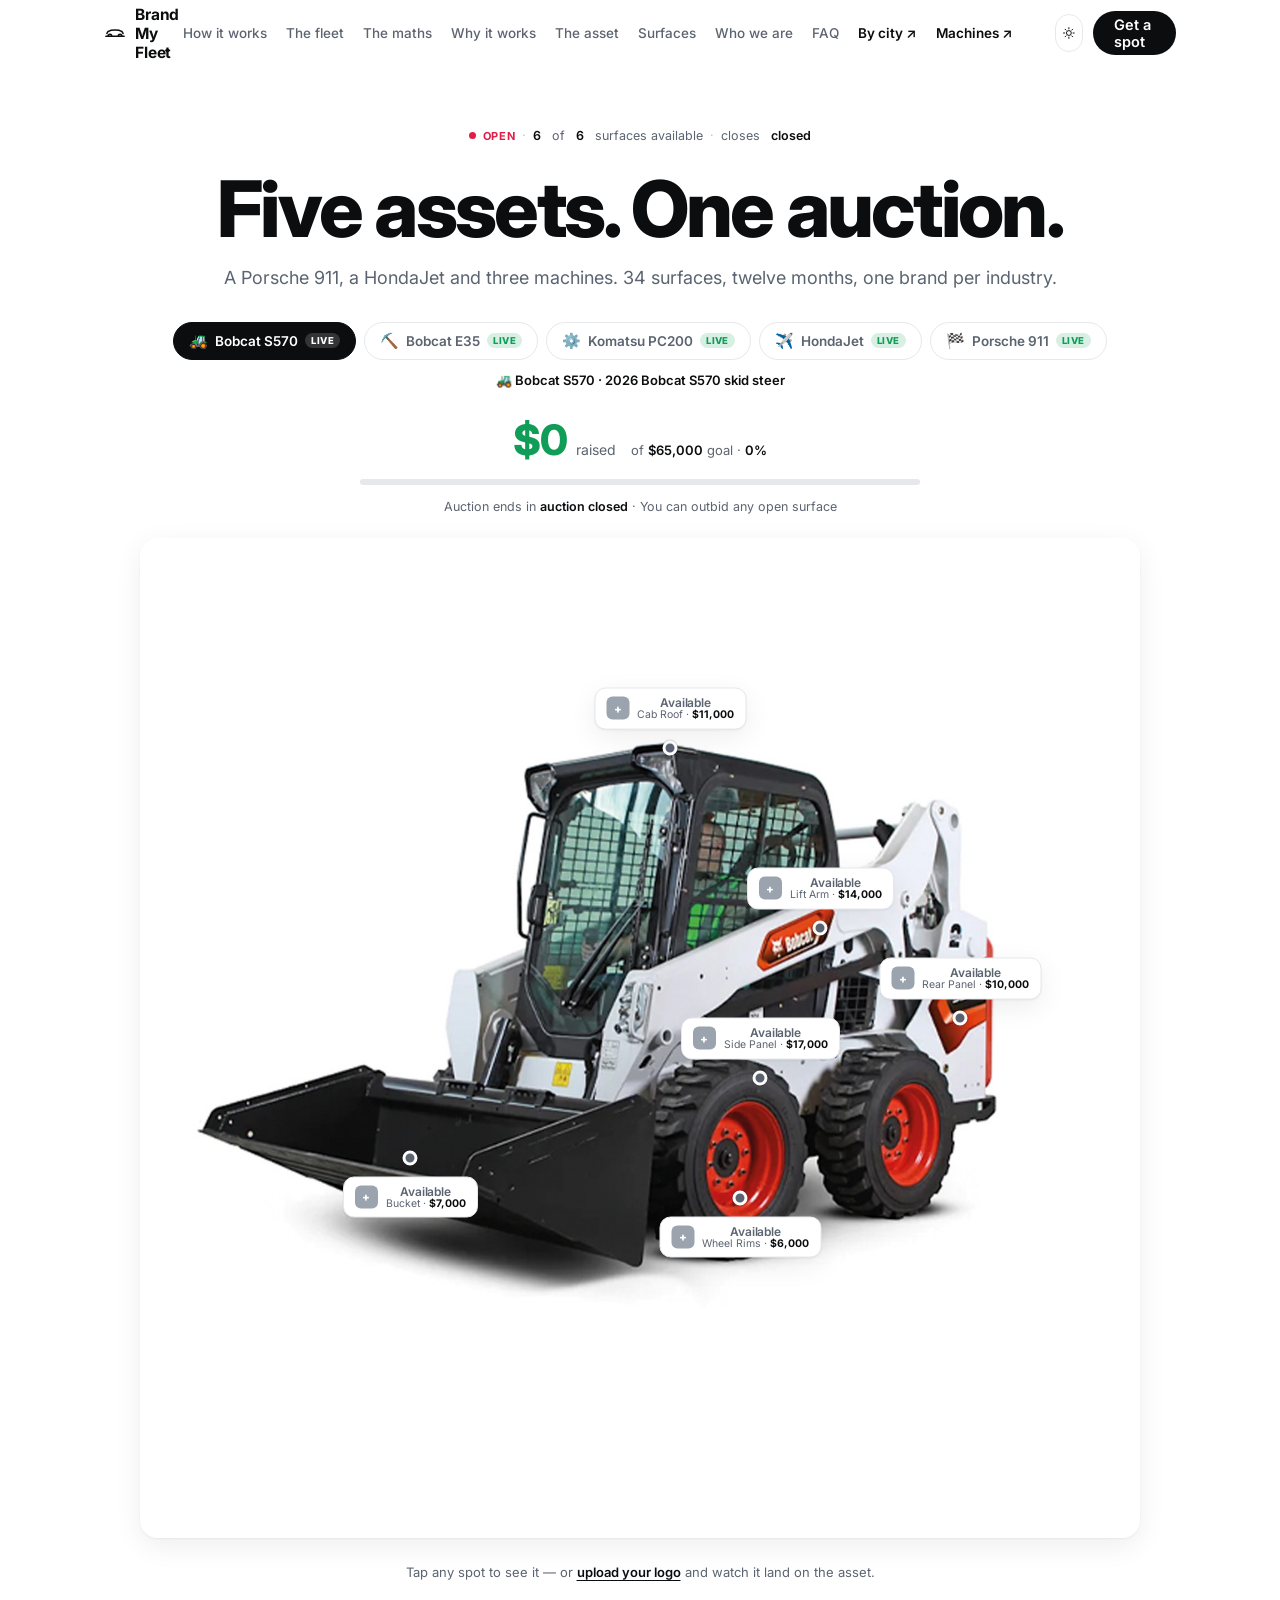
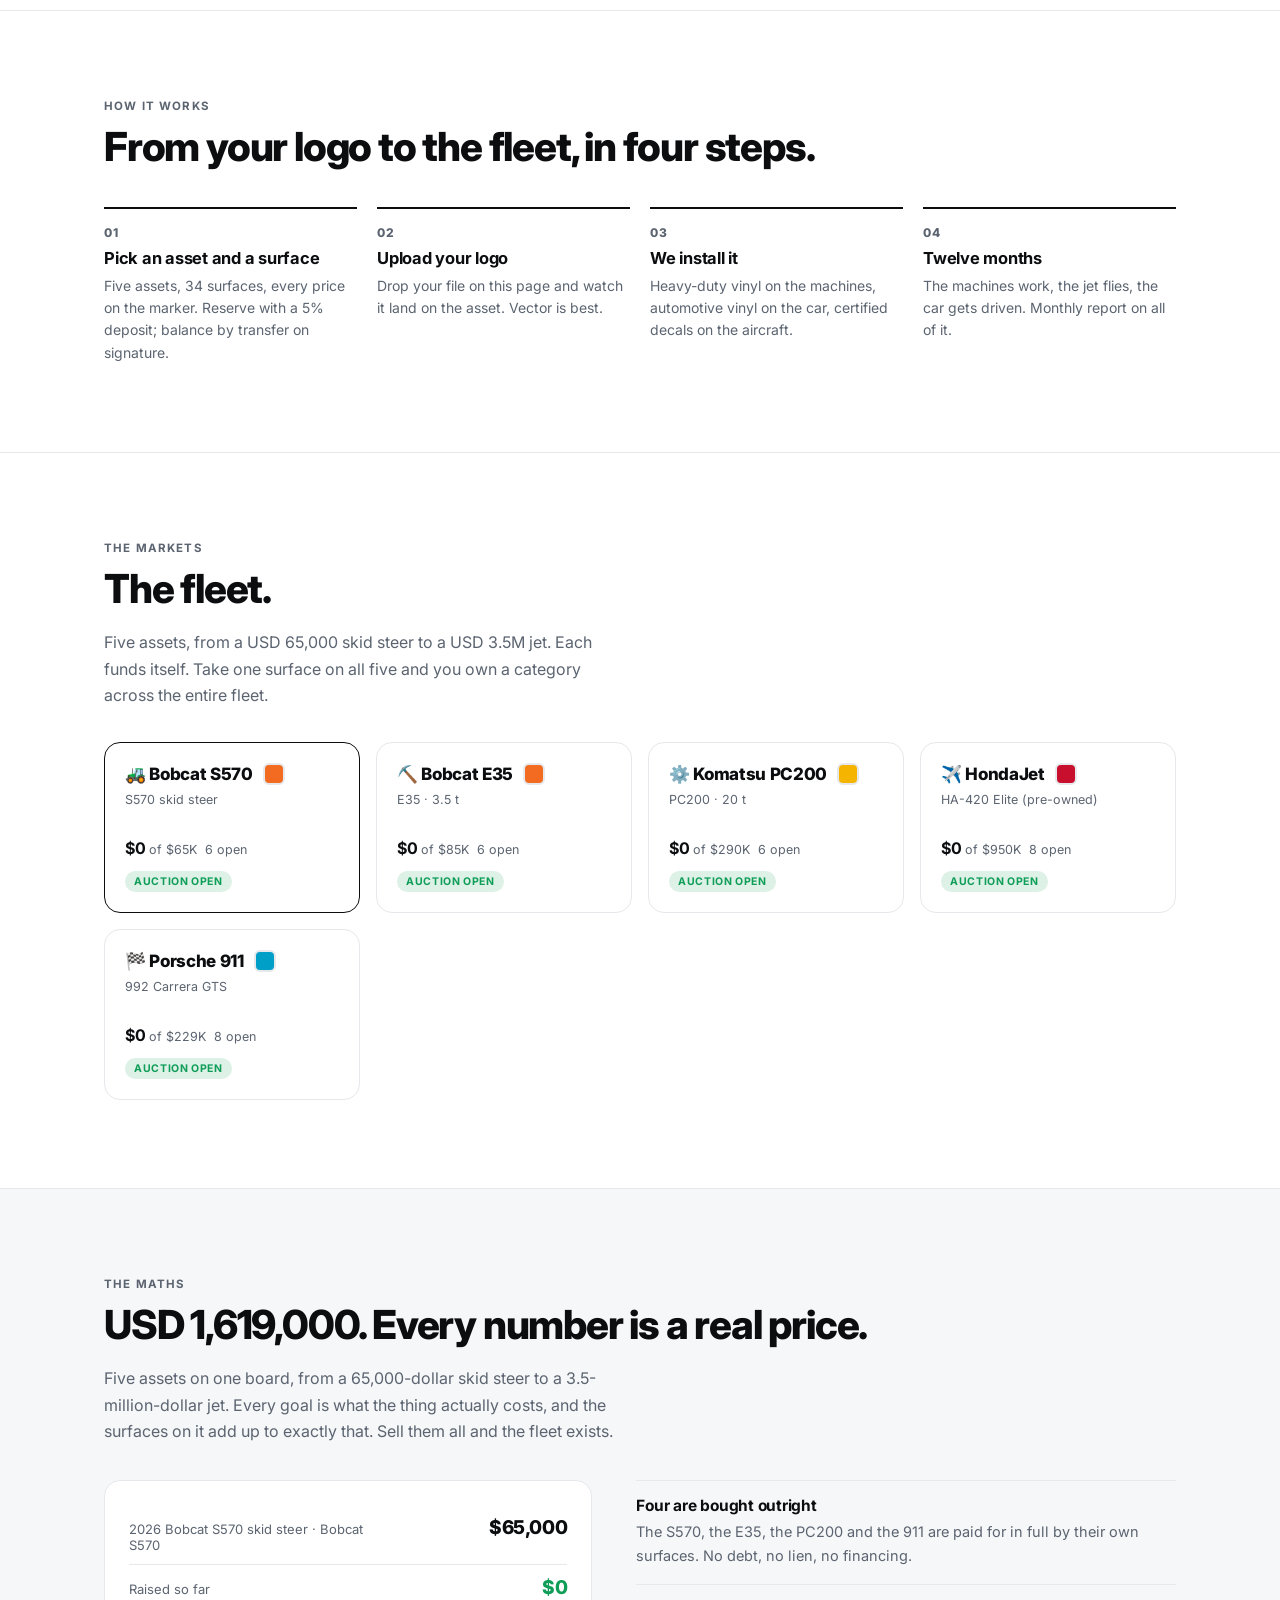
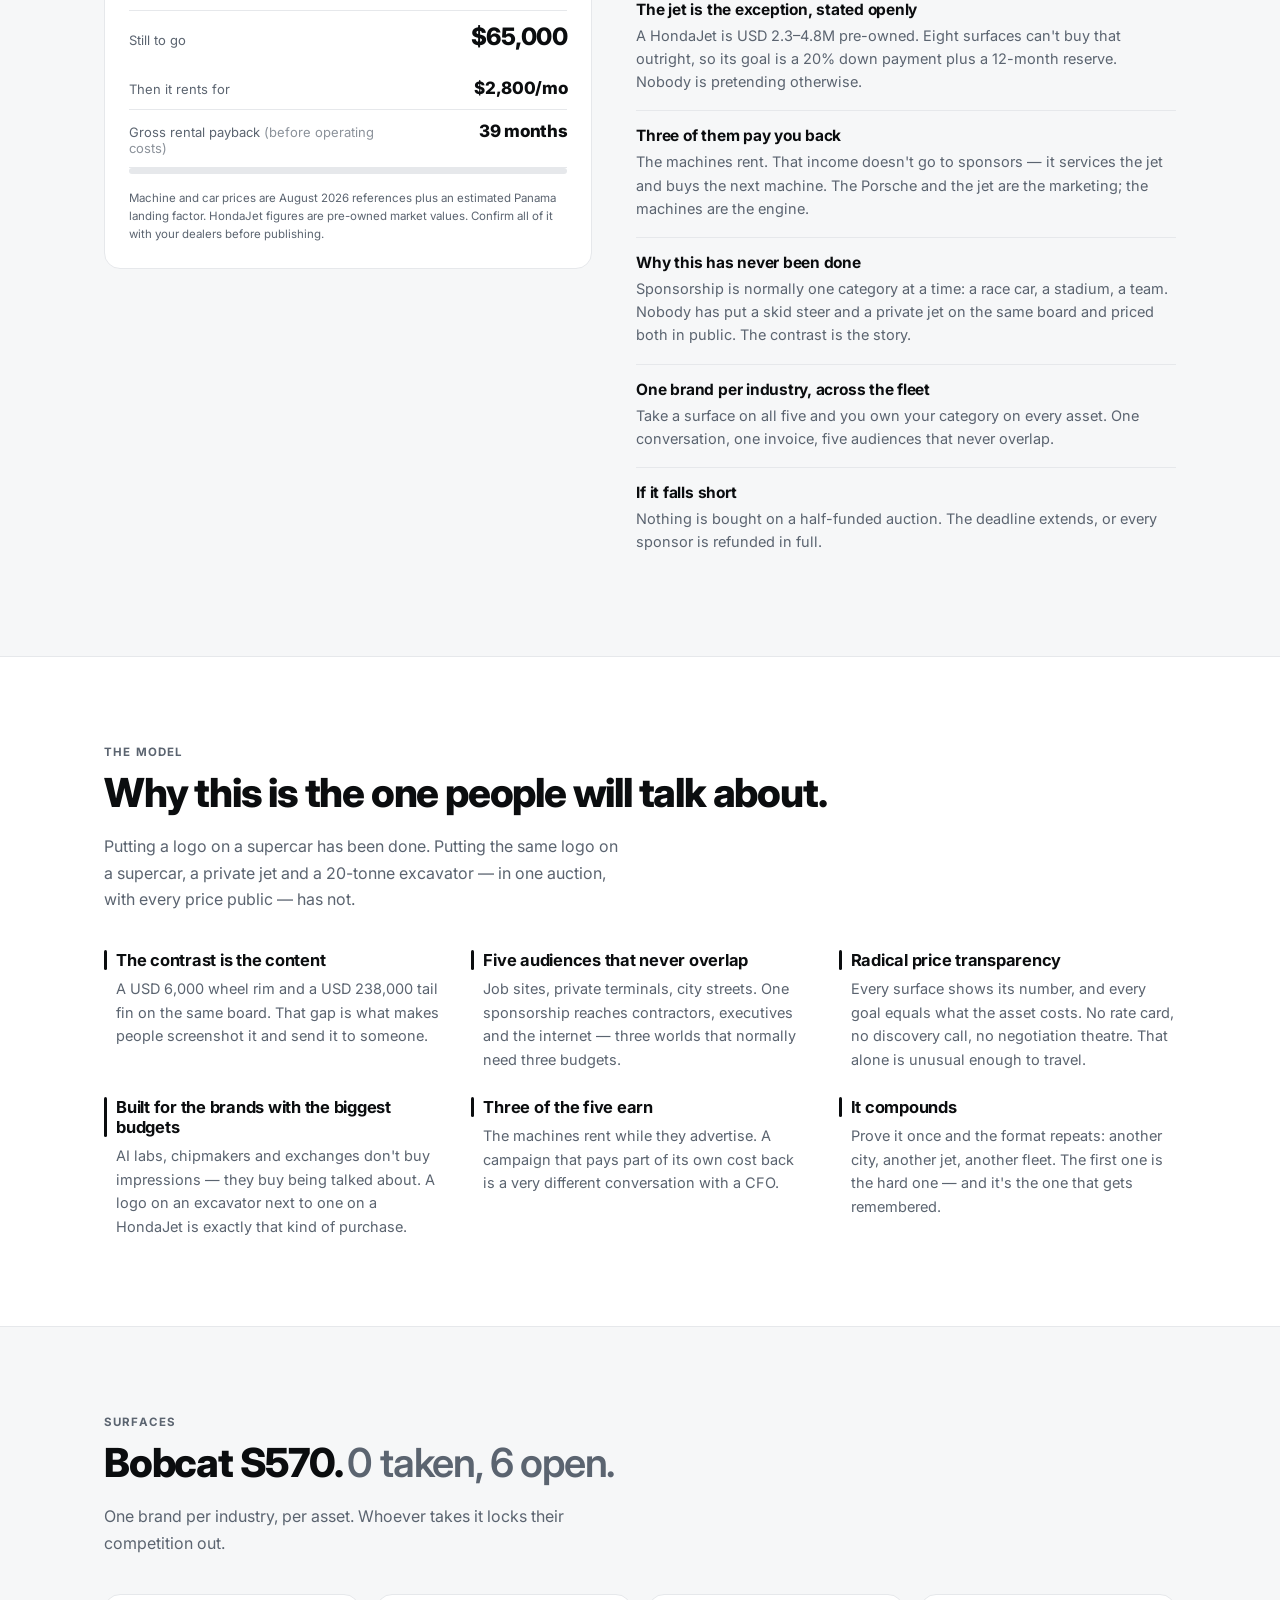
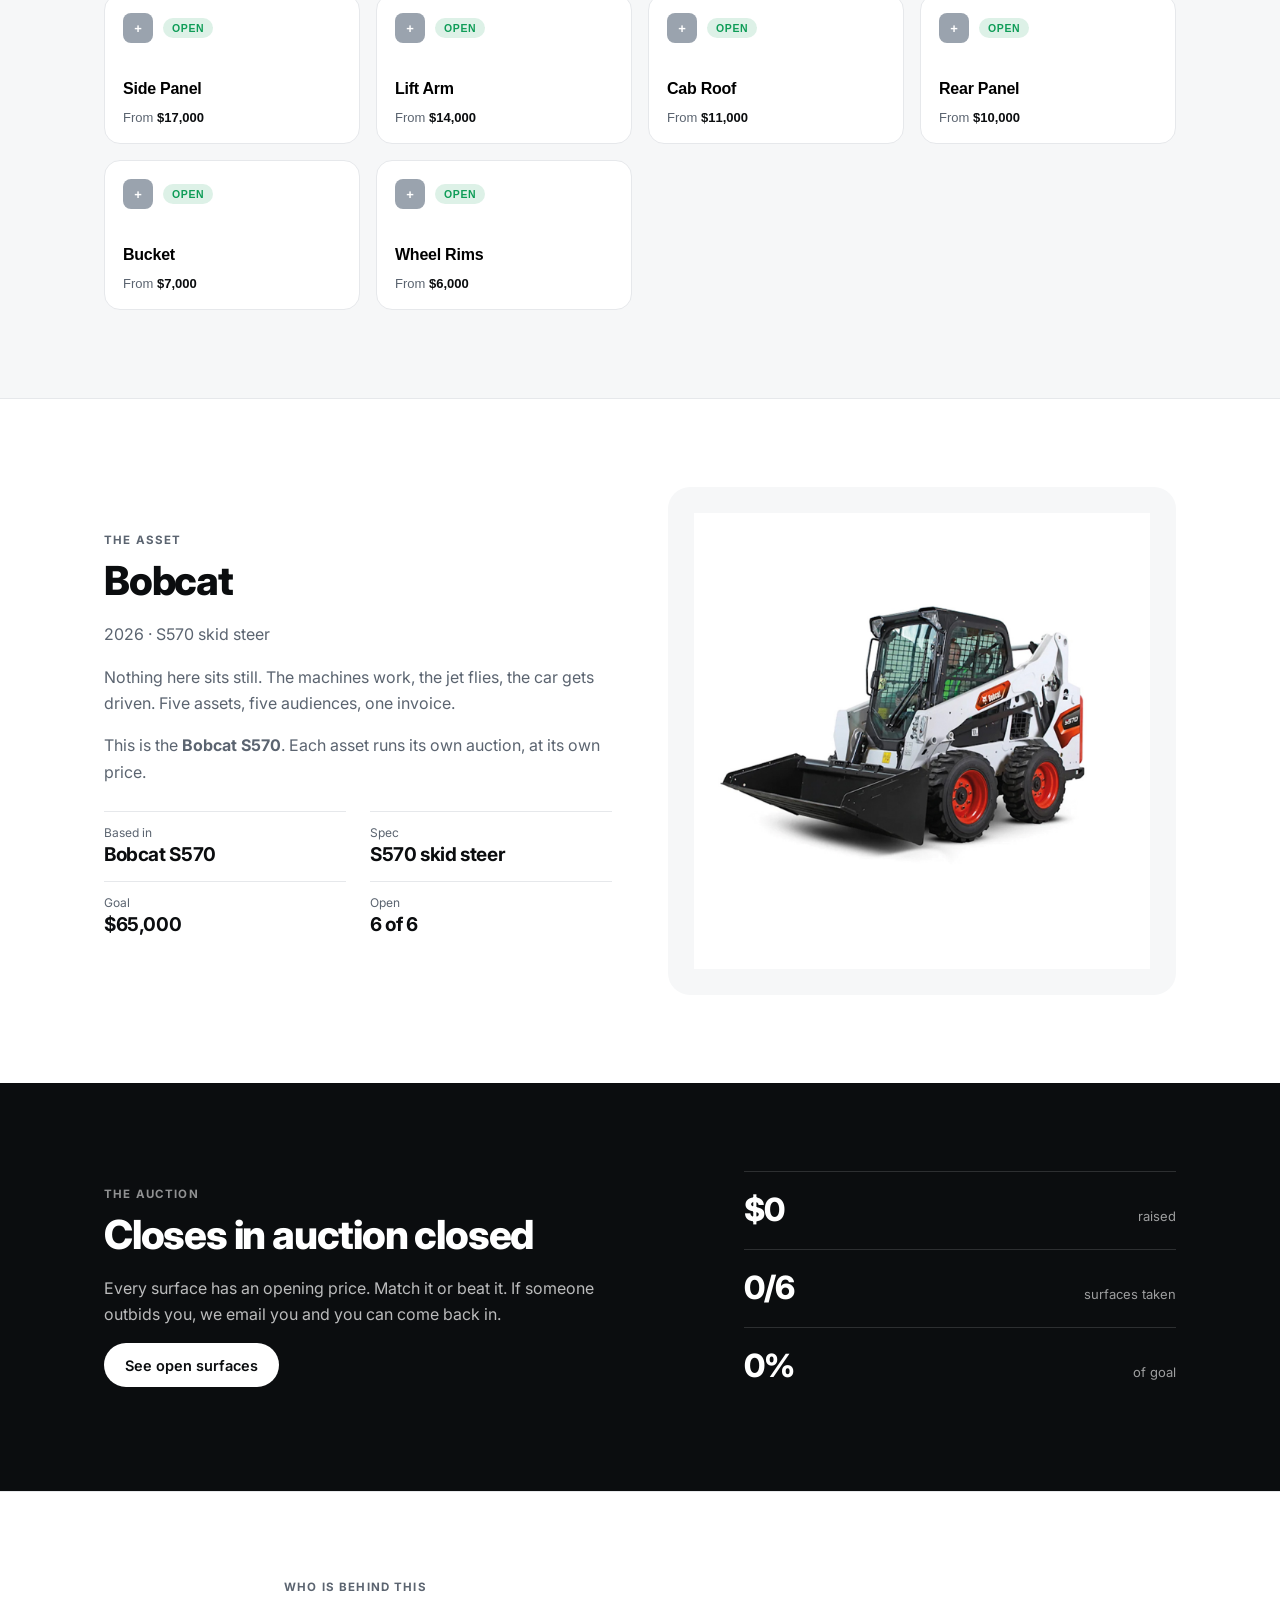
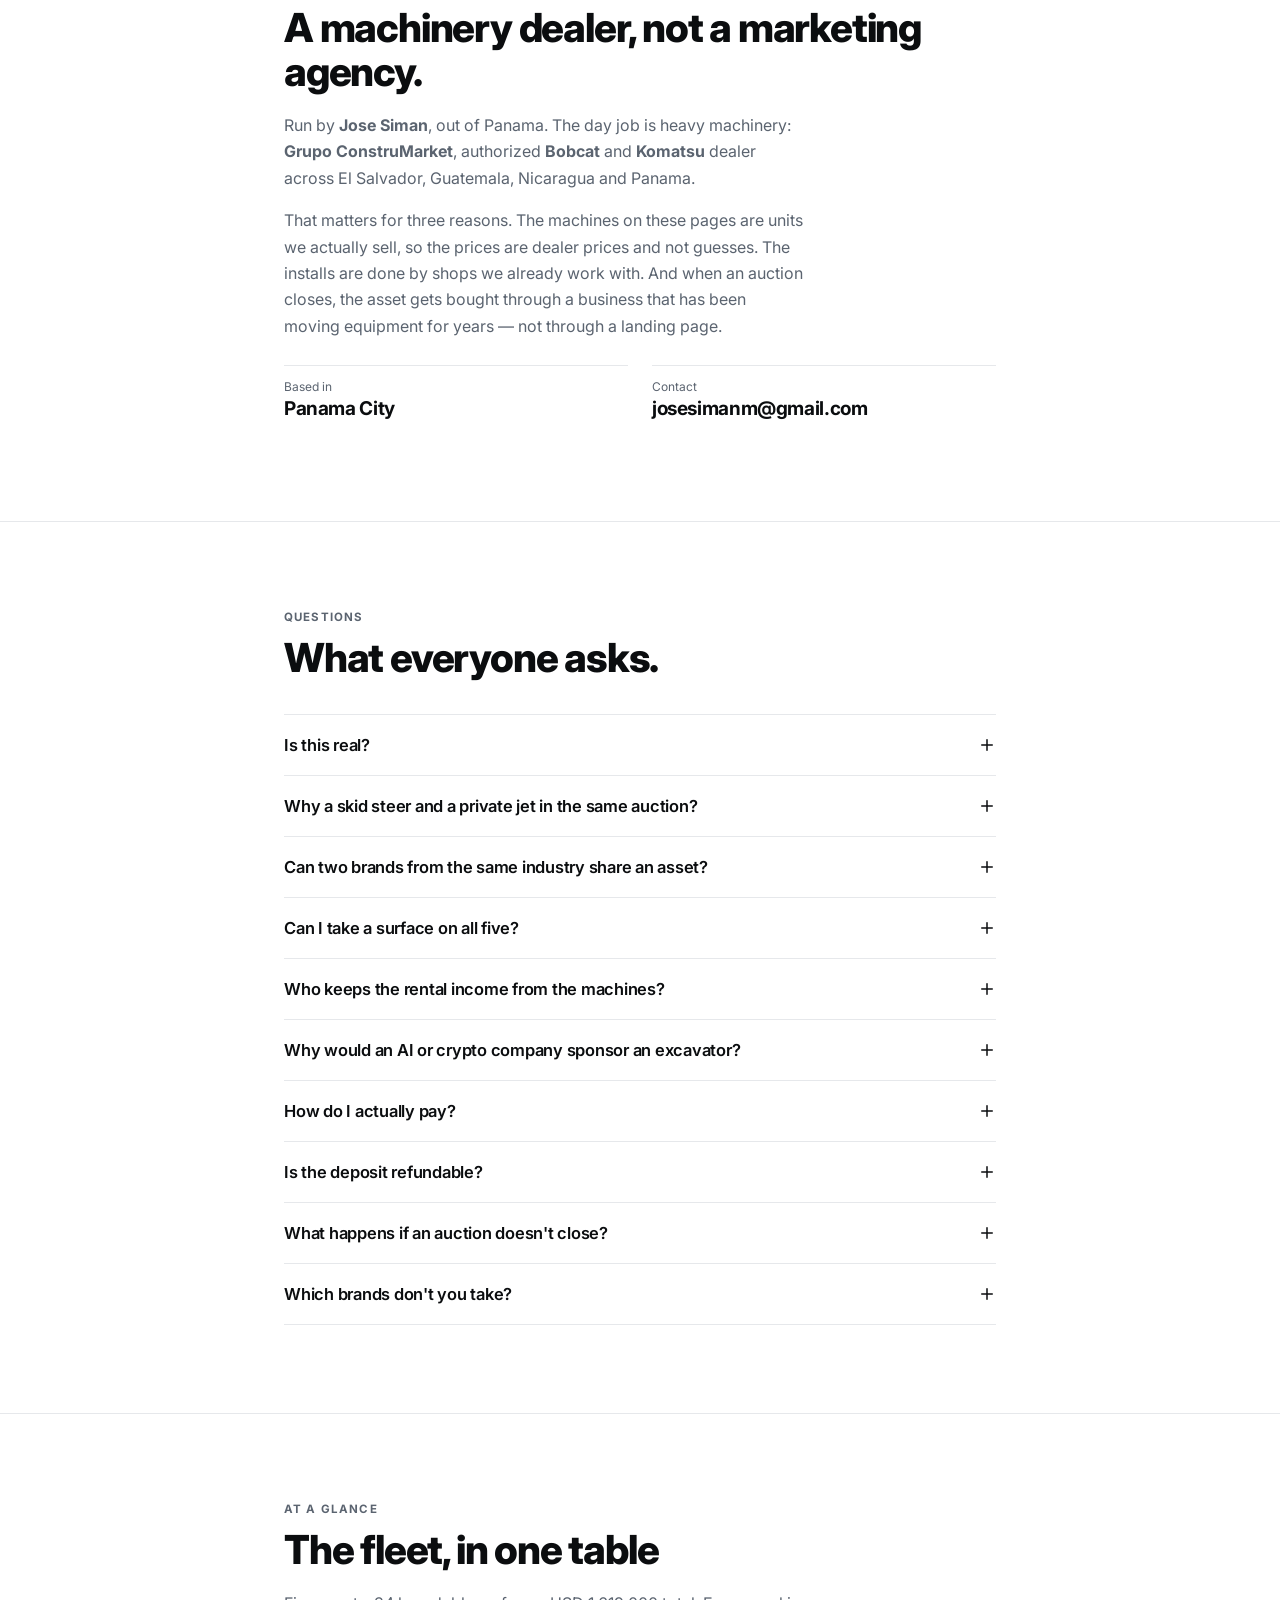
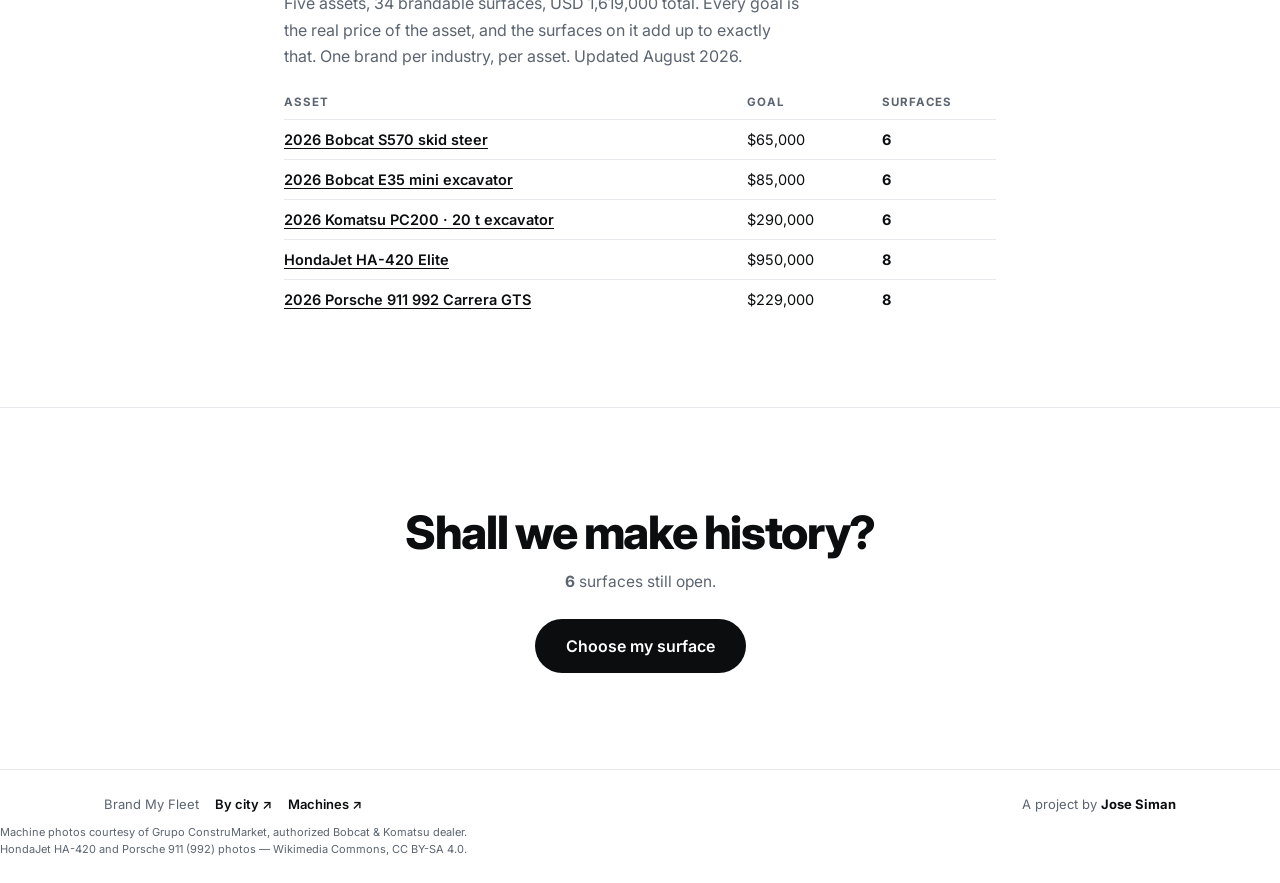
<file: index.html>
<!DOCTYPE html>
<html lang="en">
<head>
<meta charset="utf-8">
<meta name="viewport" content="width=device-width, initial-scale=1">
<title>Brand My Fleet — Sponsor a Porsche, a HondaJet and 3 Machines in One Auction</title>
<meta name="description" content="Five assets, one auction, 34 brand surfaces, USD 1,619,000 total. A Bobcat S570, a Bobcat E35, a Komatsu PC200, a HondaJet and a Porsche 911 — every price public. Nobody has done this.">
<meta property="og:title" content="Five assets. One auction.">
<meta property="og:description" content="Five assets, one auction, 34 brand surfaces, USD 1,619,000 total. A Bobcat S570, a Bobcat E35, a Komatsu PC200, a HondaJet and a Porsche 911 — every price public. Nobody has done this.">
<meta property="og:type" content="website">
<link rel="preconnect" href="https://fonts.googleapis.com">
<link rel="preconnect" href="https://fonts.gstatic.com" crossorigin>
<link href="https://fonts.googleapis.com/css2?family=Inter:wght@400;500;600;700;800;900&display=swap" rel="stylesheet">
<link rel="stylesheet" href="assets/styles.css">
<link rel="icon" href="data:image/svg+xml,<svg xmlns='http://www.w3.org/2000/svg' viewBox='0 0 100 100'><text y='.9em' font-size='90'>🏁</text></svg>">
<link rel="canonical" href="https://josesimanm-ui.github.io/brand-my-fleet/">
<meta property="og:url" content="https://josesimanm-ui.github.io/brand-my-fleet/">
<meta property="og:image" content="https://josesimanm-ui.github.io/brand-my-fleet/assets/komatsu-pc200-og.jpg">
<meta property="og:site_name" content="Brand My Fleet">
<meta name="twitter:card" content="summary_large_image">
<meta name="twitter:title" content="Five assets. One auction.">
<meta name="twitter:description" content="Five assets, one auction, 34 brand surfaces, USD 1,619,000 total. A Bobcat S570, a Bobcat E35, a Komatsu PC200, a HondaJet and a Porsche 911 — every price public. Nobody has done this.">
<meta name="twitter:image" content="https://josesimanm-ui.github.io/brand-my-fleet/assets/komatsu-pc200-og.jpg">
<script type="application/ld+json">[{"@context": "https://schema.org", "@type": "WebSite", "name": "Brand My Fleet", "url": "https://josesimanm-ui.github.io/brand-my-fleet/"}, {"@context": "https://schema.org", "@type": "FAQPage", "mainEntity": [{"@type": "Question", "name": "Is this real?", "acceptedAnswer": {"@type": "Answer", "text": "The model is real and every price on this page is a real market price. The assets are being assembled now \u2014 each one gets bought when its surfaces are sold, not before."}}, {"@type": "Question", "name": "Why a skid steer and a private jet in the same auction?", "acceptedAnswer": {"@type": "Answer", "text": "Because nobody has done it, and because they reach completely different people. The machines are seen by everyone stuck in traffic beside a job site; the jet is seen on private ramps. Same logo, two worlds."}}, {"@type": "Question", "name": "Can two brands from the same industry share an asset?", "acceptedAnswer": {"@type": "Answer", "text": "No. One brand per category, per asset. Whoever moves first locks their competition out of that machine."}}, {"@type": "Question", "name": "Can I take a surface on all five?", "acceptedAnswer": {"@type": "Answer", "text": "Yes \u2014 that's the fleet package, and it's the best value on the page. One category, five assets, one invoice."}}, {"@type": "Question", "name": "Who keeps the rental income from the machines?", "acceptedAnswer": {"@type": "Answer", "text": "The operation does, and it's earmarked for the aircraft reserve and the next machine. Sponsors buy exposure, not equity."}}, {"@type": "Question", "name": "Why would an AI or crypto company sponsor an excavator?", "acceptedAnswer": {"@type": "Answer", "text": "Not for the impressions \u2014 for the story. A logo on a 20-tonne Komatsu next to one on a HondaJet is the kind of thing people share. That reach costs a fraction of a normal campaign."}}]}]</script>
</head>
<body>

<!-- ============ NAV ============ -->
<header class="nav" id="nav">
  <div class="wrap nav__inner">
    <a class="nav__brand" href="#top">
      <svg class="nav__mark" viewBox="0 0 24 24" aria-hidden="true">
        <path d="M2 15.5h20M4.5 15.5c0-1.2.9-2.2 2-2.2s2 1 2 2.2M15.5 15.5c0-1.2.9-2.2 2-2.2s2 1 2 2.2"
              fill="none" stroke="currentColor" stroke-width="1.6" stroke-linecap="round"/>
        <path d="M3 13.2c.4-1.6 1-2.6 1.9-3.1C6.4 9.2 8.7 8.8 12 8.8s5.6.4 7.1 1.3c.9.5 1.5 1.5 1.9 3.1"
              fill="none" stroke="currentColor" stroke-width="1.6" stroke-linejoin="round"/>
      </svg>
      <span id="navBrandName">Brand My Fleet</span>
    </a>

    <nav class="nav__links">
      <a href="#how">How it works</a>
      <a href="#markets">The fleet</a>
      <a href="#funding">The maths</a>
      <a href="#why">Why it works</a>
      <a href="#car">The asset</a>
      <a href="#spots">Surfaces</a>
      <a href="#who">Who we are</a>
      <a href="#faq">FAQ</a>
      <a class="nav__sister" id="sisterLink" href="jet.html">Brand My Jet ↗</a>
    </nav>

    <div class="nav__actions">
      <button class="iconbtn" id="themeBtn" aria-label="Toggle theme" title="Toggle theme">
        <svg viewBox="0 0 24 24" aria-hidden="true"><circle cx="12" cy="12" r="4.2" fill="none" stroke="currentColor" stroke-width="1.7"/><path d="M12 2.6v2.2M12 19.2v2.2M2.6 12h2.2M19.2 12h2.2M5.4 5.4l1.6 1.6M17 17l1.6 1.6M18.6 5.4L17 7M7 17l-1.6 1.6" stroke="currentColor" stroke-width="1.7" stroke-linecap="round"/></svg>
      </button>
      <a class="btn btn--dark" href="#spots">Get a spot</a>
    </div>

    <button class="iconbtn nav__burger" id="burgerBtn" aria-label="Menu">
      <svg viewBox="0 0 24 24" aria-hidden="true"><path d="M4 7h16M4 12h16M4 17h16" stroke="currentColor" stroke-width="1.8" stroke-linecap="round"/></svg>
    </button>
  </div>
  <div class="nav__mobile" id="navMobile">
    <a href="#how">How it works</a>
    <a href="#markets">The fleet</a>
    <a href="#funding">The maths</a>
    <a href="#why">Why it works</a>
    <a href="#car">The asset</a>
    <a href="#spots">Surfaces</a>
    <a href="#faq">FAQ</a>
    <a id="sisterLinkM" href="jet.html">Brand My Jet ↗</a>
    <a class="btn btn--dark" href="#spots">Get a spot</a>
  </div>
</header>

<main id="top">

<!-- ============ HERO ============ -->
<section class="hero">
  <div class="wrap">

    <div class="live">
      <span class="live__dot"></span>
      <span class="live__label">OPEN</span>
      <span class="live__sep">·</span>
      <b id="openNow">—</b>&nbsp;of&nbsp;<b id="totalNow">—</b>&nbsp;surfaces available
      <span class="live__sep">·</span>
      closes&nbsp;<b id="closeShort">—</b>
    </div>

    <h1 class="hero__title" id="heroTitle">Five assets. One auction.</h1>
    <p class="hero__sub" id="heroSub">A Porsche, a jet and three machines.</p>

    <div class="cities" id="cityTabs" role="tablist" aria-label="Choose a city"></div>
    <p class="cities__car"><b id="carLine">—</b></p>

    <div class="raised">
      <div class="raised__row">
        <span class="raised__amount" id="raisedAmount">$0</span>
        <span class="raised__word">raised</span>
        <span class="raised__goal">of <b id="goalAmount">$0</b> goal · <b id="pct">0%</b></span>
      </div>
      <div class="bar"><div class="bar__fill" id="barFill"></div></div>
      <p class="raised__note">
        Auction ends in <b id="countdown">—</b> · You can outbid any open surface
      </p>
    </div>

    <!-- ===== VEHICLE + HOTSPOTS ===== -->
    <div class="stage" id="stage">
      <div class="stage__car" id="carHost">
        
      </div>
    </div>

    <p class="stage__hint" id="stageHint">
      Tap any spot to see it — or <button class="linkbtn" id="tryLogoBtn">upload your logo</button>
      and watch it land on the asset.
    </p>

  </div>
</section>

<!-- ============ HOW IT WORKS ============ -->
<section class="section" id="how">
  <div class="wrap">
    <p class="eyebrow">How it works</p>
    <h2 class="h2">From your logo to the fleet, in four steps.</h2>
    <div class="steps" id="stepsGrid"></div>
  </div>
</section>

<!-- ============ MARKETS ============ -->
<section class="section" id="markets">
  <div class="wrap">
    <p class="eyebrow">The markets</p>
    <h2 class="h2" id="marketsTitle">The fleet.</h2>
    <p class="lead" id="marketsLead">
      Five assets, from a USD 65,000 skid steer to a USD 3.5M jet. Each funds itself.
      Take one surface on all five and you own a category across the entire fleet.
    </p>
    <div class="markets" id="marketsGrid"></div>
  </div>
</section>

<!-- ============ WHERE THE MONEY GOES ============ -->
<section class="section section--alt" id="funding">
  <div class="wrap">
    <p class="eyebrow">The maths</p>
    <h2 class="h2" id="fundTitle">—</h2>
    <p class="lead" id="fundLead"></p>

    <div class="fund">
      <div class="fund__board">
        <div class="fund__row"><span id="fundAssetLabel">Asset</span><b id="fundAsset">$0</b></div>
        <div class="fund__row"><span>Raised so far</span><b class="is-green" id="fundRaised">$0</b></div>
        <div class="fund__row fund__row--total"><span>Still to go</span><b id="fundGap">$0</b></div>
        <div class="fund__row fund__rent" id="fundRent" hidden><span>Then it rents for</span><b id="fundRentVal">—</b></div>
        <div class="fund__row fund__rent" id="fundRent2" hidden><span>Gross rental payback <em>(before operating costs)</em></span><b id="fundPayback">—</b></div>
        <div class="bar"><div class="bar__fill" id="fundBar"></div></div>
        <p class="fund__note" id="fundNote"></p>
      </div>
      <dl class="fund__rows" id="fundRows"></dl>
    </div>
  </div>
</section>

<!-- ============ WHY IT WORKS ============ -->
<section class="section" id="why">
  <div class="wrap">
    <p class="eyebrow">The model</p>
    <h2 class="h2" id="engineTitle">—</h2>
    <p class="lead" id="engineLead"></p>
    <div class="engine" id="engineGrid"></div>
  </div>
</section>

<!-- ============ SPOTS ============ -->
<section class="section section--alt" id="spots">
  <div class="wrap">
    <p class="eyebrow">Surfaces</p>
    <h2 class="h2"><span id="spotsCity">—</span>. <span class="muted" id="openCount"></span></h2>
    <p class="lead">One brand per industry, per asset. Whoever takes it locks their competition out.</p>
    <div class="spots" id="spotsGrid"></div>
  </div>
</section>

<!-- ============ THE CAR ============ -->
<section class="section" id="car">
  <div class="wrap car2">
    <div>
      <p class="eyebrow" id="carEyebrow">The asset</p>
      <h2 class="h2" id="carTitle">Asset</h2>
      <p class="lead" id="carTrim"></p>
      <p class="lead" id="carBlurb">
        Nothing here sits still. The machines work, the jet flies, the car gets driven.
        Five assets, five audiences, one invoice.
      </p>
      <p class="lead">This is the <b id="carCityName">—</b>. Each asset runs its own auction, at its own price.</p>
      <dl class="specs" id="specsList"></dl>
    </div>
    <div class="car2__art" id="carMini"></div>
  </div>
</section>

<!-- ============ AUCTION ============ -->
<section class="section section--dark" id="auction">
  <div class="wrap auction">
    <div>
      <p class="eyebrow eyebrow--light">The auction</p>
      <h2 class="h2 h2--light">Closes in <span id="countdown2">—</span></h2>
      <p class="lead lead--light">
        Every surface has an opening price. Match it or beat it. If someone outbids you,
        we email you and you can come back in.
      </p>
      <a class="btn btn--light" href="#spots">See open surfaces</a>
    </div>
    <div class="auction__stats">
      <div class="stat"><span class="stat__k" id="statRaised">$0</span><span class="stat__l">raised</span></div>
      <div class="stat"><span class="stat__k" id="statSold">0/0</span><span class="stat__l">surfaces taken</span></div>
      <div class="stat"><span class="stat__k" id="statPct">0%</span><span class="stat__l">of goal</span></div>
    </div>
  </div>
</section>


<!-- ============ WHO IS BEHIND THIS ============ -->
<section class="section" id="who">
  <div class="wrap wrap--narrow">
    <p class="eyebrow">Who is behind this</p>
    <h2 class="h2">A machinery dealer, not a marketing agency.</h2>
    <p class="lead">
      Run by <b>Jose Siman</b>, out of Panama. The day job is heavy machinery:
      <b>Grupo ConstruMarket</b>, authorized <b>Bobcat</b> and <b>Komatsu</b> dealer across
      El Salvador, Guatemala, Nicaragua and Panama.
    </p>
    <p class="lead">
      That matters for three reasons. The machines on these pages are units we actually
      sell, so the prices are dealer prices and not guesses. The installs are done by shops
      we already work with. And when an auction closes, the asset gets bought through a
      business that has been moving equipment for years — not through a landing page.
    </p>
    <dl class="specs">
      <div><dt>Based in</dt><dd>Panama City</dd></div>
      <div><dt>Contact</dt><dd>josesimanm@gmail.com</dd></div>
    </dl>
  </div>
</section>

<!-- ============ FAQ ============ -->
<section class="section" id="faq">
  <div class="wrap wrap--narrow">
    <p class="eyebrow">Questions</p>
    <h2 class="h2">What everyone asks.</h2>
    <div class="faq" id="faqList"></div>
  </div>
</section>


<!-- static, crawlable summary (SEO/GEO) -->
<section class="section" id="glance">
  <div class="wrap wrap--narrow">
    <p class="eyebrow">At a glance</p>
    <h2 class="h2">The fleet, in one table</h2>
    <p class="lead">Five assets, 34 brandable surfaces, USD 1,619,000 total. Every goal is the real price of the asset, and the surfaces on it add up to exactly that. One brand per industry, per asset. Updated August 2026.</p>
    <table class="glance">
      <thead><tr><th>Asset</th><th>Goal</th><th>Surfaces</th></tr></thead>
      <tbody>
      <tr><td><a href="s570.html">2026 Bobcat S570 skid steer</a></td><td>$65,000</td><td>6</td></tr>
      <tr><td><a href="e35.html">2026 Bobcat E35 mini excavator</a></td><td>$85,000</td><td>6</td></tr>
      <tr><td><a href="pc200.html">2026 Komatsu PC200 · 20 t excavator</a></td><td>$290,000</td><td>6</td></tr>
      <tr><td><a href="hondajet.html">HondaJet HA-420 Elite</a></td><td>$950,000</td><td>8</td></tr>
      <tr><td><a href="911.html">2026 Porsche 911 992 Carrera GTS</a></td><td>$229,000</td><td>8</td></tr>
      </tbody>
    </table>
  </div>
</section>

<!-- ============ CTA ============ -->
<section class="cta">
  <div class="wrap">
    <h2 class="cta__title">Shall we make history?</h2>
    <p class="cta__sub"><b id="openCount2">—</b> surfaces still open.</p>
    <a class="btn btn--dark btn--lg" href="#spots">Choose my surface</a>
  </div>
</section>

</main>

<footer class="foot">
  <div class="wrap foot__inner">
    <span id="footBrand">Brand My Fleet</span>
    <a class="foot__sister" id="sisterLinkF" href="jet.html">Brand My Jet ↗</a>
    <span class="foot__by">A project by <b id="footOwner"></b></span>
    <a id="footIg" class="foot__ig" href="#" hidden>Instagram</a>
  </div>
</footer>

<!-- ============ MODAL ============ -->
<div class="modal" id="modal" hidden>
  <div class="modal__backdrop" data-close></div>
  <div class="modal__card" role="dialog" aria-modal="true" aria-labelledby="mTitle">
    <button class="modal__x" data-close aria-label="Close">
      <svg viewBox="0 0 24 24"><path d="M6 6l12 12M18 6L6 18" stroke="currentColor" stroke-width="2" stroke-linecap="round"/></svg>
    </button>
    <p class="modal__eyebrow" id="mEyebrow">Open surface</p>
    <h3 class="modal__title" id="mTitle">—</h3>
    <p class="modal__price"><b id="mPrice">—</b> <span>opening price · 12 months</span></p>

    <form id="mForm" class="form">
      <!-- LOGO UPLOAD: previews live on the vehicle -->
      <div class="drop" id="drop">
        <input type="file" id="logoInput" accept="image/png,image/jpeg,image/svg+xml,image/webp" hidden>
        <div class="drop__preview" id="dropPreview" hidden><img id="dropImg" alt="Your logo"></div>
        <div class="drop__empty" id="dropEmpty">
          <svg viewBox="0 0 24 24" class="drop__ico"><path d="M12 16V4m0 0L7.5 8.5M12 4l4.5 4.5M4 16v2.5A1.5 1.5 0 0 0 5.5 20h13a1.5 1.5 0 0 0 1.5-1.5V16" fill="none" stroke="currentColor" stroke-width="1.7" stroke-linecap="round" stroke-linejoin="round"/></svg>
          <b>Upload your logo</b>
          <span>PNG, SVG or JPG — see it on the asset instantly</span>
        </div>
        <button type="button" class="drop__clear" id="dropClear" hidden>Remove</button>
      </div>

      <label>Your brand<input name="brand" required placeholder="Company name"></label>
      <label>Industry <span class="form__hint">— one brand per industry, per asset</span>
        <input name="industry" required placeholder="Banking, telco, beer, retail…"></label>
      <label>Your name<input name="name" required placeholder="Who's writing"></label>
      <label>Email<input name="email" type="email" required placeholder="you@company.com"></label>
      <label>Your offer (USD) <span class="form__hint">— match or beat the opening price</span>
        <input name="bid" id="mBid" type="number" min="0" step="100" required></label>
      <div class="deposit">
        <div class="deposit__row"><span>Reservation deposit (5%)</span><b id="mDeposit">—</b></div>
        <div class="deposit__row"><span>Balance on signature</span><b id="mBalance">—</b></div>
        <p class="deposit__note">The deposit holds this surface for 14 days while we agree
        terms. Balance is paid by bank transfer against a signed contract and an invoice —
        no card fees on either side. Deposit is fully refunded if the auction doesn't close.</p>
      </div>
      <button class="btn btn--dark btn--full" type="submit">Reserve this surface</button>
      <p class="form__note">Nothing is charged here. We reply within 24h with the contract
      and wire instructions.</p>
    </form>

    <div id="mSold" class="sold" hidden>
      <p>This surface is taken by <b id="mSoldBrand"></b>.</p>
      <p class="sold__note">Join the waiting list and we'll tell you the moment it frees up.</p>
      <a class="btn btn--dark btn--full" id="mWait" href="#">Join the waiting list</a>
    </div>
  </div>
</div>

<script src="config.fleet.js"></script>
<script src="assets/app.js"></script>
</body>
</html>
</file>
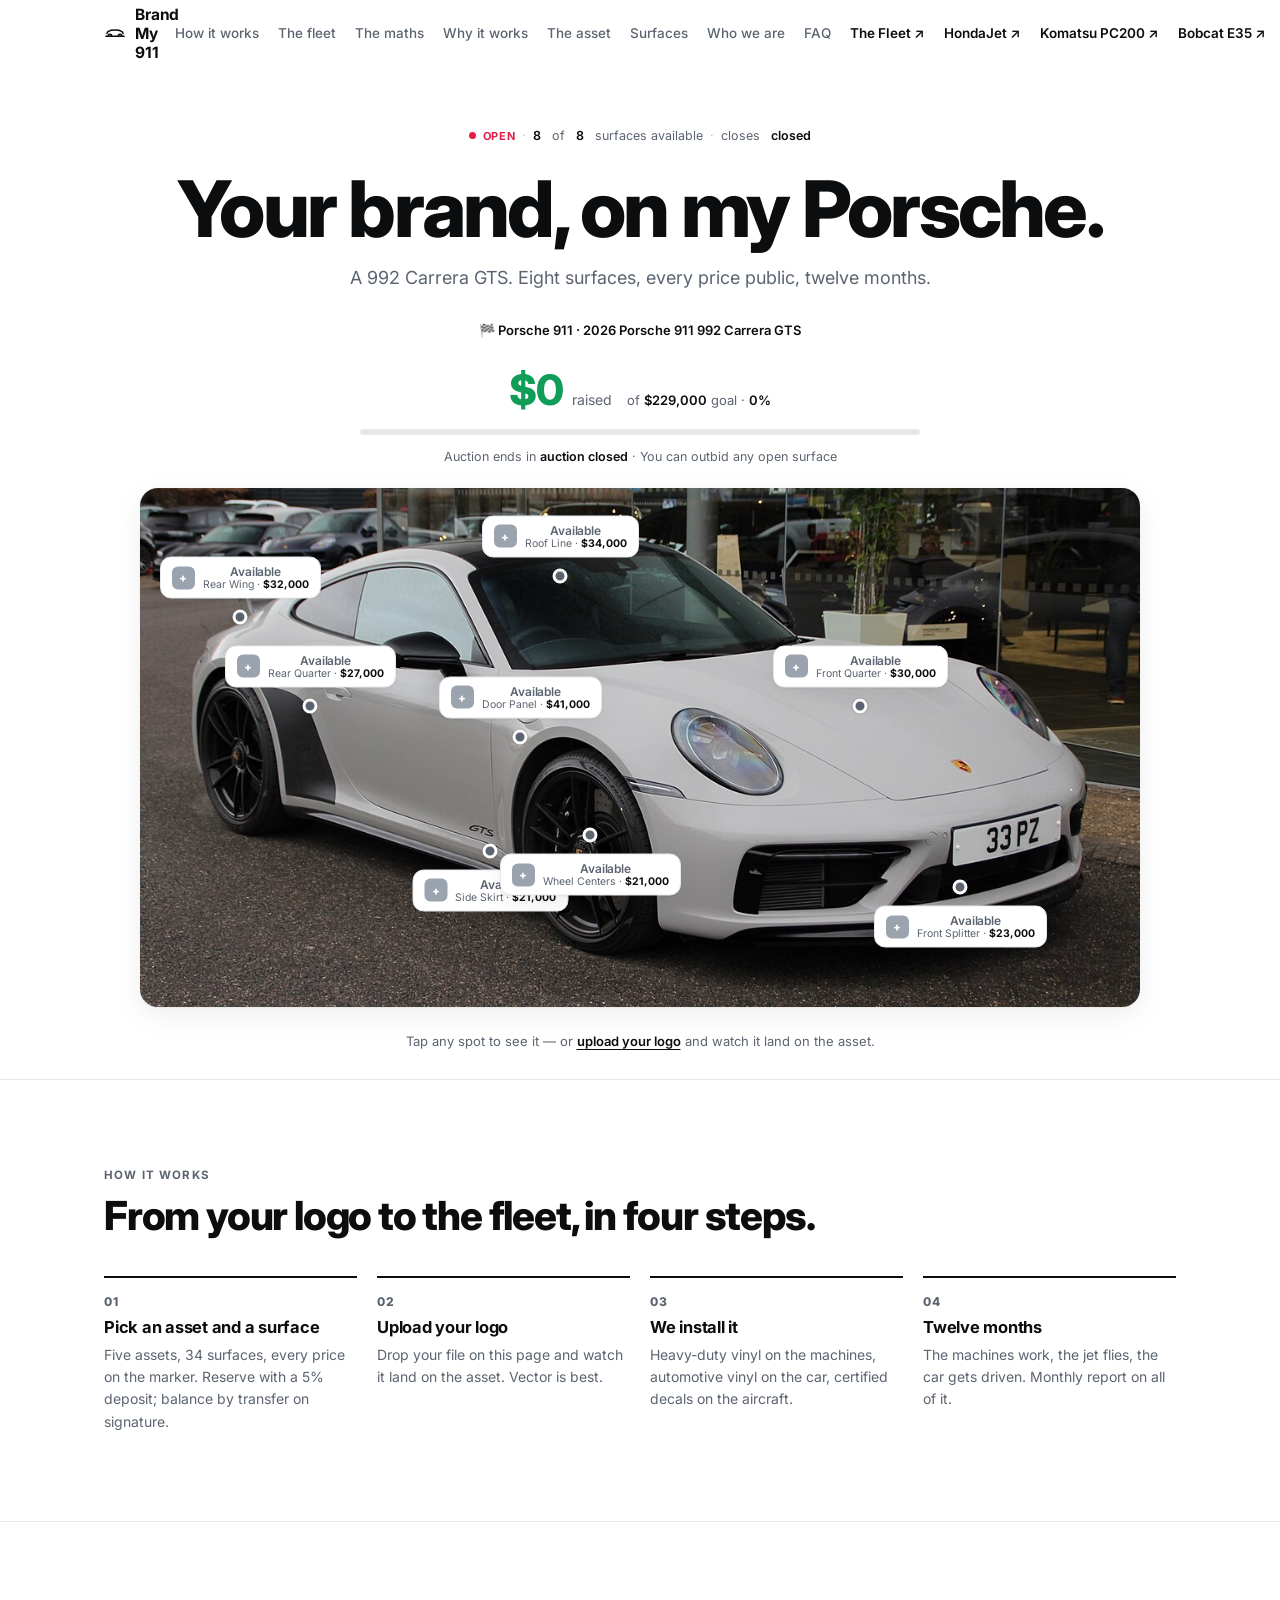
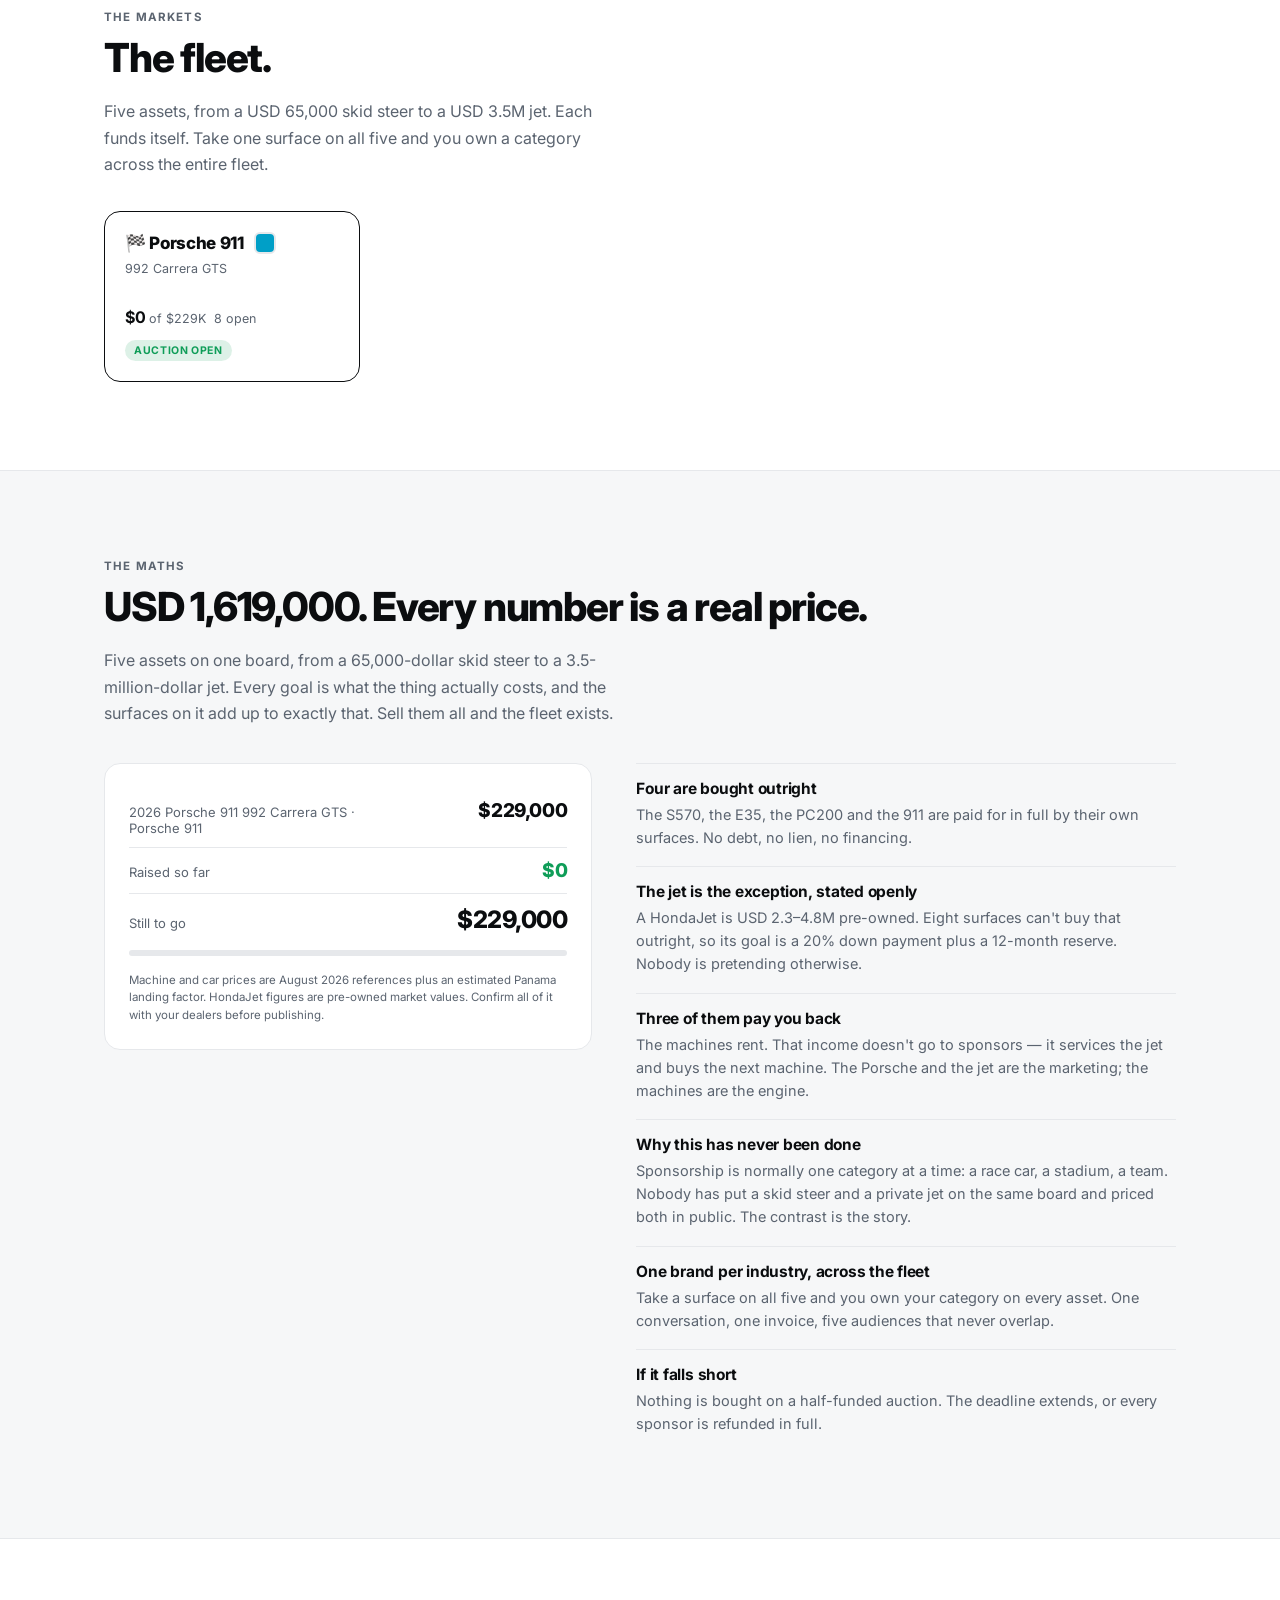
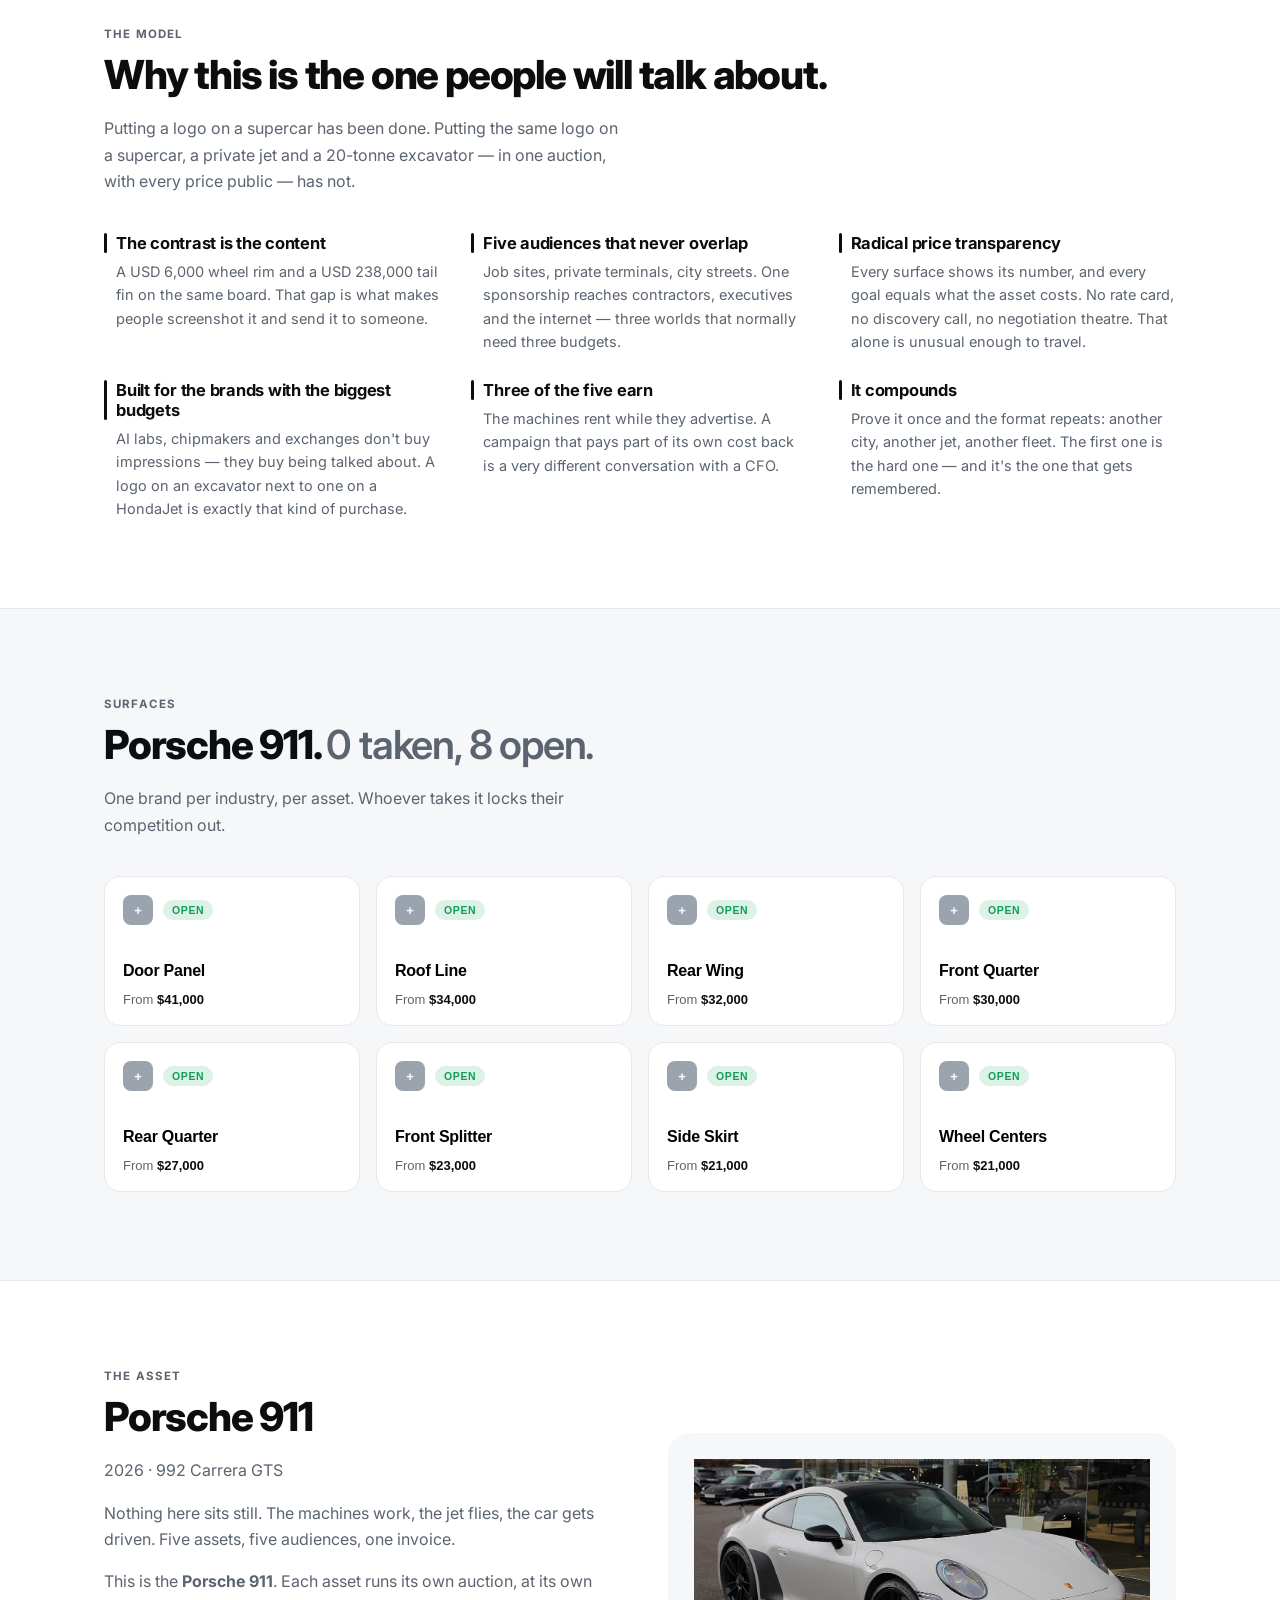
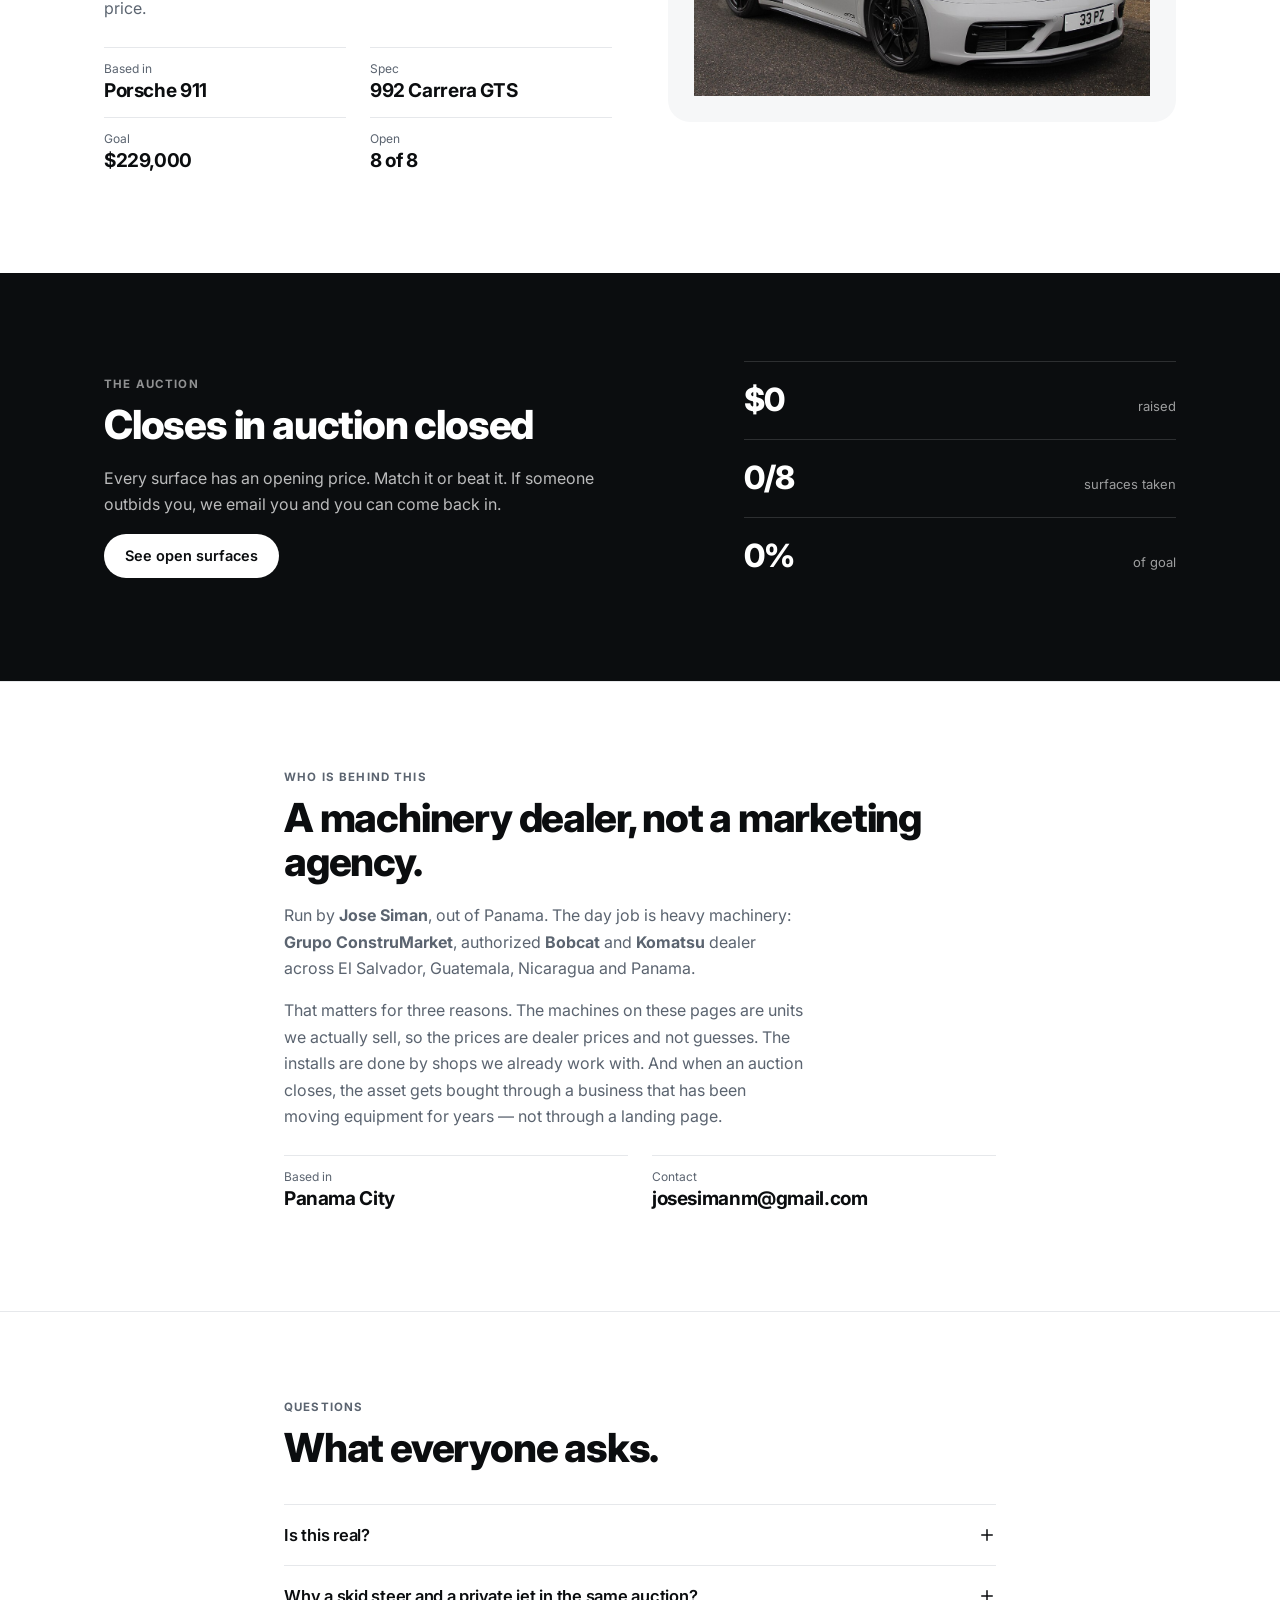
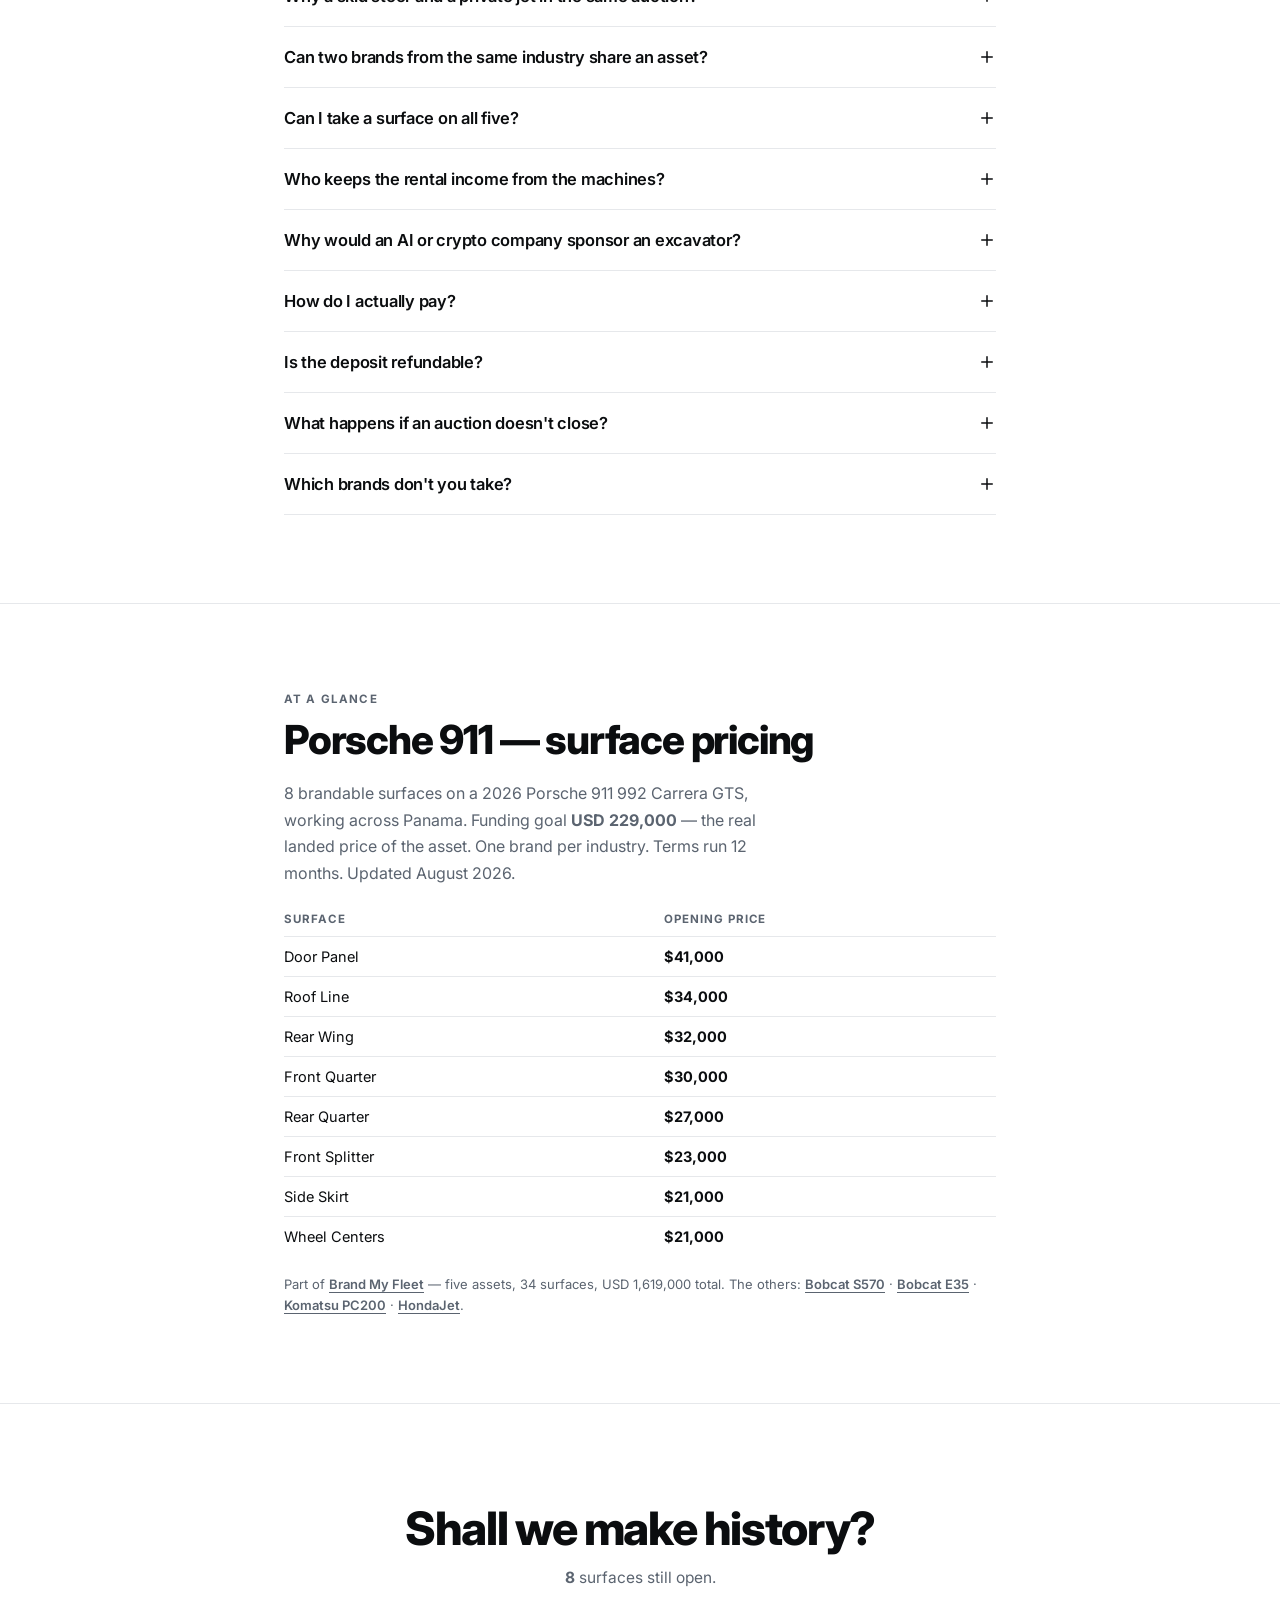
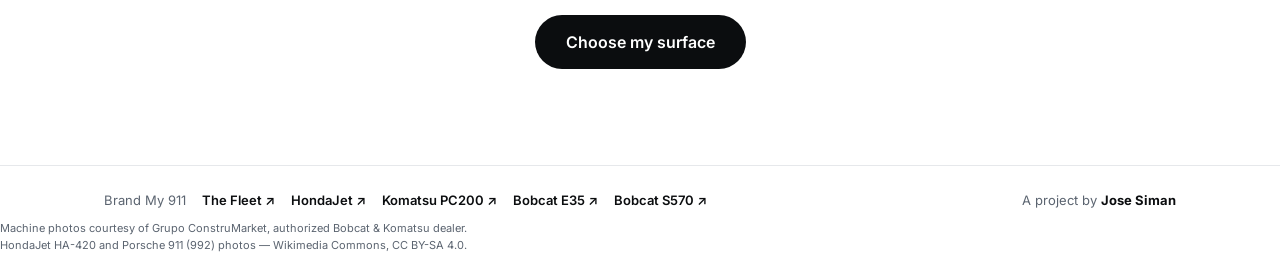
<file: 911.html>
<!DOCTYPE html>
<html lang="en">
<head>
<meta charset="utf-8">
<meta name="viewport" content="width=device-width, initial-scale=1">
<title>Your Brand on a Porsche 911 GTS — 8 Surfaces From $21,000 | Brand My Fleet</title>
<meta name="description" content="Eight brandable surfaces on a 992 Carrera GTS. Door panel $41,000, wheel centers $21,000 — all public. Goal = the car's landed price: $229,000.">
<meta property="og:title" content="Your brand, on my Porsche.">
<meta property="og:description" content="Eight brandable surfaces on a 992 Carrera GTS. Door panel $41,000, wheel centers $21,000 — all public. Goal = the car's landed price: $229,000.">
<meta property="og:type" content="website">
<link rel="preconnect" href="https://fonts.googleapis.com">
<link rel="preconnect" href="https://fonts.gstatic.com" crossorigin>
<link href="https://fonts.googleapis.com/css2?family=Inter:wght@400;500;600;700;800;900&display=swap" rel="stylesheet">
<link rel="stylesheet" href="assets/styles.css">
<link rel="icon" href="data:image/svg+xml,<svg xmlns='http://www.w3.org/2000/svg' viewBox='0 0 100 100'><text y='.9em' font-size='90'>🏁</text></svg>">
<link rel="canonical" href="https://josesimanm-ui.github.io/brand-my-fleet/911.html">
<meta property="og:url" content="https://josesimanm-ui.github.io/brand-my-fleet/911.html">
<meta property="og:image" content="https://josesimanm-ui.github.io/brand-my-fleet/assets/porsche-911.jpg">
<meta property="og:site_name" content="Brand My Fleet">
<meta name="twitter:card" content="summary_large_image">
<meta name="twitter:title" content="Your Brand on a Porsche 911 GTS — 8 Surfaces From $21,000">
<meta name="twitter:description" content="Eight brandable surfaces on a 992 Carrera GTS. Door panel $41,000, wheel centers $21,000 — all public. Goal = the car's landed price: $229,000.">
<meta name="twitter:image" content="https://josesimanm-ui.github.io/brand-my-fleet/assets/porsche-911.jpg">
<link rel="preload" as="image" href="assets/porsche-911.jpg">
<script type="application/ld+json">{"@context": "https://schema.org", "@type": "Product", "name": "Brand sponsorship \u2014 2026 Porsche 911 992 Carrera GTS (Porsche 911)", "description": "8 brandable surfaces, one brand per industry, 12 months. Funding goal USD 229,000 \u2014 the real price of the asset.", "image": "https://josesimanm-ui.github.io/brand-my-fleet/assets/porsche-911.jpg", "brand": {"@type": "Brand", "name": "Brand My Fleet"}, "offers": [{"@type": "Offer", "name": "Door Panel \u2014 12-month brand placement", "price": "41000", "priceCurrency": "USD", "availability": "https://schema.org/InStock", "url": "https://josesimanm-ui.github.io/brand-my-fleet/911.html"}, {"@type": "Offer", "name": "Roof Line \u2014 12-month brand placement", "price": "34000", "priceCurrency": "USD", "availability": "https://schema.org/InStock", "url": "https://josesimanm-ui.github.io/brand-my-fleet/911.html"}, {"@type": "Offer", "name": "Rear Wing \u2014 12-month brand placement", "price": "32000", "priceCurrency": "USD", "availability": "https://schema.org/InStock", "url": "https://josesimanm-ui.github.io/brand-my-fleet/911.html"}, {"@type": "Offer", "name": "Front Quarter \u2014 12-month brand placement", "price": "30000", "priceCurrency": "USD", "availability": "https://schema.org/InStock", "url": "https://josesimanm-ui.github.io/brand-my-fleet/911.html"}, {"@type": "Offer", "name": "Rear Quarter \u2014 12-month brand placement", "price": "27000", "priceCurrency": "USD", "availability": "https://schema.org/InStock", "url": "https://josesimanm-ui.github.io/brand-my-fleet/911.html"}, {"@type": "Offer", "name": "Front Splitter \u2014 12-month brand placement", "price": "23000", "priceCurrency": "USD", "availability": "https://schema.org/InStock", "url": "https://josesimanm-ui.github.io/brand-my-fleet/911.html"}, {"@type": "Offer", "name": "Side Skirt \u2014 12-month brand placement", "price": "21000", "priceCurrency": "USD", "availability": "https://schema.org/InStock", "url": "https://josesimanm-ui.github.io/brand-my-fleet/911.html"}, {"@type": "Offer", "name": "Wheel Centers \u2014 12-month brand placement", "price": "21000", "priceCurrency": "USD", "availability": "https://schema.org/InStock", "url": "https://josesimanm-ui.github.io/brand-my-fleet/911.html"}]}</script>
</head>
<body>

<!-- ============ NAV ============ -->
<header class="nav" id="nav">
  <div class="wrap nav__inner">
    <a class="nav__brand" href="#top">
      <svg class="nav__mark" viewBox="0 0 24 24" aria-hidden="true">
        <path d="M2 15.5h20M4.5 15.5c0-1.2.9-2.2 2-2.2s2 1 2 2.2M15.5 15.5c0-1.2.9-2.2 2-2.2s2 1 2 2.2"
              fill="none" stroke="currentColor" stroke-width="1.6" stroke-linecap="round"/>
        <path d="M3 13.2c.4-1.6 1-2.6 1.9-3.1C6.4 9.2 8.7 8.8 12 8.8s5.6.4 7.1 1.3c.9.5 1.5 1.5 1.9 3.1"
              fill="none" stroke="currentColor" stroke-width="1.6" stroke-linejoin="round"/>
      </svg>
      <span id="navBrandName">Brand My Fleet</span>
    </a>

    <nav class="nav__links">
      <a href="#how">How it works</a>
      <a href="#markets">The fleet</a>
      <a href="#funding">The maths</a>
      <a href="#why">Why it works</a>
      <a href="#car">The asset</a>
      <a href="#spots">Surfaces</a>
      <a href="#who">Who we are</a>
      <a href="#faq">FAQ</a>
      <a class="nav__sister" id="sisterLink" href="jet.html">Brand My Jet ↗</a>
    </nav>

    <div class="nav__actions">
      <button class="iconbtn" id="themeBtn" aria-label="Toggle theme" title="Toggle theme">
        <svg viewBox="0 0 24 24" aria-hidden="true"><circle cx="12" cy="12" r="4.2" fill="none" stroke="currentColor" stroke-width="1.7"/><path d="M12 2.6v2.2M12 19.2v2.2M2.6 12h2.2M19.2 12h2.2M5.4 5.4l1.6 1.6M17 17l1.6 1.6M18.6 5.4L17 7M7 17l-1.6 1.6" stroke="currentColor" stroke-width="1.7" stroke-linecap="round"/></svg>
      </button>
      <a class="btn btn--dark" href="#spots">Get a spot</a>
    </div>

    <button class="iconbtn nav__burger" id="burgerBtn" aria-label="Menu">
      <svg viewBox="0 0 24 24" aria-hidden="true"><path d="M4 7h16M4 12h16M4 17h16" stroke="currentColor" stroke-width="1.8" stroke-linecap="round"/></svg>
    </button>
  </div>
  <div class="nav__mobile" id="navMobile">
    <a href="#how">How it works</a>
    <a href="#markets">The fleet</a>
    <a href="#funding">The maths</a>
    <a href="#why">Why it works</a>
    <a href="#car">The asset</a>
    <a href="#spots">Surfaces</a>
    <a href="#faq">FAQ</a>
    <a id="sisterLinkM" href="jet.html">Brand My Jet ↗</a>
    <a class="btn btn--dark" href="#spots">Get a spot</a>
  </div>
</header>

<main id="top">

<!-- ============ HERO ============ -->
<section class="hero">
  <div class="wrap">

    <div class="live">
      <span class="live__dot"></span>
      <span class="live__label">OPEN</span>
      <span class="live__sep">·</span>
      <b id="openNow">—</b>&nbsp;of&nbsp;<b id="totalNow">—</b>&nbsp;surfaces available
      <span class="live__sep">·</span>
      closes&nbsp;<b id="closeShort">—</b>
    </div>

    <h1 class="hero__title" id="heroTitle">Five assets. One auction.</h1>
    <p class="hero__sub" id="heroSub">A Porsche, a jet and three machines.</p>

    <div class="cities" id="cityTabs" role="tablist" aria-label="Choose a city"></div>
    <p class="cities__car"><b id="carLine">—</b></p>

    <div class="raised">
      <div class="raised__row">
        <span class="raised__amount" id="raisedAmount">$0</span>
        <span class="raised__word">raised</span>
        <span class="raised__goal">of <b id="goalAmount">$0</b> goal · <b id="pct">0%</b></span>
      </div>
      <div class="bar"><div class="bar__fill" id="barFill"></div></div>
      <p class="raised__note">
        Auction ends in <b id="countdown">—</b> · You can outbid any open surface
      </p>
    </div>

    <!-- ===== VEHICLE + HOTSPOTS ===== -->
    <div class="stage" id="stage">
      <div class="stage__car" id="carHost">
        
      </div>
    </div>

    <p class="stage__hint" id="stageHint">
      Tap any spot to see it — or <button class="linkbtn" id="tryLogoBtn">upload your logo</button>
      and watch it land on the asset.
    </p>

  </div>
</section>

<!-- ============ HOW IT WORKS ============ -->
<section class="section" id="how">
  <div class="wrap">
    <p class="eyebrow">How it works</p>
    <h2 class="h2">From your logo to the fleet, in four steps.</h2>
    <div class="steps" id="stepsGrid"></div>
  </div>
</section>

<!-- ============ MARKETS ============ -->
<section class="section" id="markets">
  <div class="wrap">
    <p class="eyebrow">The markets</p>
    <h2 class="h2" id="marketsTitle">The fleet.</h2>
    <p class="lead" id="marketsLead">
      Five assets, from a USD 65,000 skid steer to a USD 3.5M jet. Each funds itself.
      Take one surface on all five and you own a category across the entire fleet.
    </p>
    <div class="markets" id="marketsGrid"></div>
  </div>
</section>

<!-- ============ WHERE THE MONEY GOES ============ -->
<section class="section section--alt" id="funding">
  <div class="wrap">
    <p class="eyebrow">The maths</p>
    <h2 class="h2" id="fundTitle">—</h2>
    <p class="lead" id="fundLead"></p>

    <div class="fund">
      <div class="fund__board">
        <div class="fund__row"><span id="fundAssetLabel">Asset</span><b id="fundAsset">$0</b></div>
        <div class="fund__row"><span>Raised so far</span><b class="is-green" id="fundRaised">$0</b></div>
        <div class="fund__row fund__row--total"><span>Still to go</span><b id="fundGap">$0</b></div>
        <div class="fund__row fund__rent" id="fundRent" hidden><span>Then it rents for</span><b id="fundRentVal">—</b></div>
        <div class="fund__row fund__rent" id="fundRent2" hidden><span>Gross rental payback <em>(before operating costs)</em></span><b id="fundPayback">—</b></div>
        <div class="bar"><div class="bar__fill" id="fundBar"></div></div>
        <p class="fund__note" id="fundNote"></p>
      </div>
      <dl class="fund__rows" id="fundRows"></dl>
    </div>
  </div>
</section>

<!-- ============ WHY IT WORKS ============ -->
<section class="section" id="why">
  <div class="wrap">
    <p class="eyebrow">The model</p>
    <h2 class="h2" id="engineTitle">—</h2>
    <p class="lead" id="engineLead"></p>
    <div class="engine" id="engineGrid"></div>
  </div>
</section>

<!-- ============ SPOTS ============ -->
<section class="section section--alt" id="spots">
  <div class="wrap">
    <p class="eyebrow">Surfaces</p>
    <h2 class="h2"><span id="spotsCity">—</span>. <span class="muted" id="openCount"></span></h2>
    <p class="lead">One brand per industry, per asset. Whoever takes it locks their competition out.</p>
    <div class="spots" id="spotsGrid"></div>
  </div>
</section>

<!-- ============ THE CAR ============ -->
<section class="section" id="car">
  <div class="wrap car2">
    <div>
      <p class="eyebrow" id="carEyebrow">The asset</p>
      <h2 class="h2" id="carTitle">Asset</h2>
      <p class="lead" id="carTrim"></p>
      <p class="lead" id="carBlurb">
        Nothing here sits still. The machines work, the jet flies, the car gets driven.
        Five assets, five audiences, one invoice.
      </p>
      <p class="lead">This is the <b id="carCityName">—</b>. Each asset runs its own auction, at its own price.</p>
      <dl class="specs" id="specsList"></dl>
    </div>
    <div class="car2__art" id="carMini"></div>
  </div>
</section>

<!-- ============ AUCTION ============ -->
<section class="section section--dark" id="auction">
  <div class="wrap auction">
    <div>
      <p class="eyebrow eyebrow--light">The auction</p>
      <h2 class="h2 h2--light">Closes in <span id="countdown2">—</span></h2>
      <p class="lead lead--light">
        Every surface has an opening price. Match it or beat it. If someone outbids you,
        we email you and you can come back in.
      </p>
      <a class="btn btn--light" href="#spots">See open surfaces</a>
    </div>
    <div class="auction__stats">
      <div class="stat"><span class="stat__k" id="statRaised">$0</span><span class="stat__l">raised</span></div>
      <div class="stat"><span class="stat__k" id="statSold">0/0</span><span class="stat__l">surfaces taken</span></div>
      <div class="stat"><span class="stat__k" id="statPct">0%</span><span class="stat__l">of goal</span></div>
    </div>
  </div>
</section>


<!-- ============ WHO IS BEHIND THIS ============ -->
<section class="section" id="who">
  <div class="wrap wrap--narrow">
    <p class="eyebrow">Who is behind this</p>
    <h2 class="h2">A machinery dealer, not a marketing agency.</h2>
    <p class="lead">
      Run by <b>Jose Siman</b>, out of Panama. The day job is heavy machinery:
      <b>Grupo ConstruMarket</b>, authorized <b>Bobcat</b> and <b>Komatsu</b> dealer across
      El Salvador, Guatemala, Nicaragua and Panama.
    </p>
    <p class="lead">
      That matters for three reasons. The machines on these pages are units we actually
      sell, so the prices are dealer prices and not guesses. The installs are done by shops
      we already work with. And when an auction closes, the asset gets bought through a
      business that has been moving equipment for years — not through a landing page.
    </p>
    <dl class="specs">
      <div><dt>Based in</dt><dd>Panama City</dd></div>
      <div><dt>Contact</dt><dd>josesimanm@gmail.com</dd></div>
    </dl>
  </div>
</section>

<!-- ============ FAQ ============ -->
<section class="section" id="faq">
  <div class="wrap wrap--narrow">
    <p class="eyebrow">Questions</p>
    <h2 class="h2">What everyone asks.</h2>
    <div class="faq" id="faqList"></div>
  </div>
</section>


<!-- static, crawlable summary (SEO/GEO) -->
<section class="section" id="glance">
  <div class="wrap wrap--narrow">
    <p class="eyebrow">At a glance</p>
    <h2 class="h2">Porsche 911 — surface pricing</h2>
    <p class="lead">8 brandable surfaces on a 2026 Porsche 911 992 Carrera GTS, working across Panama. Funding goal <b>USD 229,000</b> — the real landed price of the asset. One brand per industry. Terms run 12 months. Updated August 2026.</p>
    <table class="glance">
      <thead><tr><th>Surface</th><th>Opening price</th></tr></thead>
      <tbody>
      <tr><td>Door Panel</td><td>$41,000</td></tr>
      <tr><td>Roof Line</td><td>$34,000</td></tr>
      <tr><td>Rear Wing</td><td>$32,000</td></tr>
      <tr><td>Front Quarter</td><td>$30,000</td></tr>
      <tr><td>Rear Quarter</td><td>$27,000</td></tr>
      <tr><td>Front Splitter</td><td>$23,000</td></tr>
      <tr><td>Side Skirt</td><td>$21,000</td></tr>
      <tr><td>Wheel Centers</td><td>$21,000</td></tr>
      </tbody>
    </table>
    <p class="glance__note">Part of <a href="index.html">Brand My Fleet</a> — five assets, 34 surfaces, USD 1,619,000 total. The others: <a href="s570.html">Bobcat S570</a> · <a href="e35.html">Bobcat E35</a> · <a href="pc200.html">Komatsu PC200</a> · <a href="hondajet.html">HondaJet</a>.</p>
  </div>
</section>

<!-- ============ CTA ============ -->
<section class="cta">
  <div class="wrap">
    <h2 class="cta__title">Shall we make history?</h2>
    <p class="cta__sub"><b id="openCount2">—</b> surfaces still open.</p>
    <a class="btn btn--dark btn--lg" href="#spots">Choose my surface</a>
  </div>
</section>

</main>

<footer class="foot">
  <div class="wrap foot__inner">
    <span id="footBrand">Brand My Fleet</span>
    <a class="foot__sister" id="sisterLinkF" href="jet.html">Brand My Jet ↗</a>
    <span class="foot__by">A project by <b id="footOwner"></b></span>
    <a id="footIg" class="foot__ig" href="#" hidden>Instagram</a>
  </div>
</footer>

<!-- ============ MODAL ============ -->
<div class="modal" id="modal" hidden>
  <div class="modal__backdrop" data-close></div>
  <div class="modal__card" role="dialog" aria-modal="true" aria-labelledby="mTitle">
    <button class="modal__x" data-close aria-label="Close">
      <svg viewBox="0 0 24 24"><path d="M6 6l12 12M18 6L6 18" stroke="currentColor" stroke-width="2" stroke-linecap="round"/></svg>
    </button>
    <p class="modal__eyebrow" id="mEyebrow">Open surface</p>
    <h3 class="modal__title" id="mTitle">—</h3>
    <p class="modal__price"><b id="mPrice">—</b> <span>opening price · 12 months</span></p>

    <form id="mForm" class="form">
      <!-- LOGO UPLOAD: previews live on the vehicle -->
      <div class="drop" id="drop">
        <input type="file" id="logoInput" accept="image/png,image/jpeg,image/svg+xml,image/webp" hidden>
        <div class="drop__preview" id="dropPreview" hidden><img id="dropImg" alt="Your logo"></div>
        <div class="drop__empty" id="dropEmpty">
          <svg viewBox="0 0 24 24" class="drop__ico"><path d="M12 16V4m0 0L7.5 8.5M12 4l4.5 4.5M4 16v2.5A1.5 1.5 0 0 0 5.5 20h13a1.5 1.5 0 0 0 1.5-1.5V16" fill="none" stroke="currentColor" stroke-width="1.7" stroke-linecap="round" stroke-linejoin="round"/></svg>
          <b>Upload your logo</b>
          <span>PNG, SVG or JPG — see it on the asset instantly</span>
        </div>
        <button type="button" class="drop__clear" id="dropClear" hidden>Remove</button>
      </div>

      <label>Your brand<input name="brand" required placeholder="Company name"></label>
      <label>Industry <span class="form__hint">— one brand per industry, per asset</span>
        <input name="industry" required placeholder="Banking, telco, beer, retail…"></label>
      <label>Your name<input name="name" required placeholder="Who's writing"></label>
      <label>Email<input name="email" type="email" required placeholder="you@company.com"></label>
      <label>Your offer (USD) <span class="form__hint">— match or beat the opening price</span>
        <input name="bid" id="mBid" type="number" min="0" step="100" required></label>
      <div class="deposit">
        <div class="deposit__row"><span>Reservation deposit (5%)</span><b id="mDeposit">—</b></div>
        <div class="deposit__row"><span>Balance on signature</span><b id="mBalance">—</b></div>
        <p class="deposit__note">The deposit holds this surface for 14 days while we agree
        terms. Balance is paid by bank transfer against a signed contract and an invoice —
        no card fees on either side. Deposit is fully refunded if the auction doesn't close.</p>
      </div>
      <button class="btn btn--dark btn--full" type="submit">Reserve this surface</button>
      <p class="form__note">Nothing is charged here. We reply within 24h with the contract
      and wire instructions.</p>
    </form>

    <div id="mSold" class="sold" hidden>
      <p>This surface is taken by <b id="mSoldBrand"></b>.</p>
      <p class="sold__note">Join the waiting list and we'll tell you the moment it frees up.</p>
      <a class="btn btn--dark btn--full" id="mWait" href="#">Join the waiting list</a>
    </div>
  </div>
</div>

<script src="config.fleet.js"></script>
<script>
/* página individual: un solo asset del fleet */
(function () {
  var S = window.SITE, id = "p911";
  window.FLEET_SOLO = true;
  S.markets = S.markets.filter(function (m) { return m.id === id; });
  var P = (window.FLEET_PAGES || {})[id] || {};
  if (P.title) S.hero.title = P.title;
  if (P.sub) S.hero.sub = P.sub;
  S.site.name = "Brand My 911";
  S.site.sisters = [{ label: "The Fleet", href: "index.html" }, { label: "Bobcat S570", href: "s570.html" }, { label: "Bobcat E35", href: "e35.html" }, { label: "Komatsu PC200", href: "pc200.html" }, { label: "HondaJet", href: "hondajet.html" }];
})();
</script>
<script src="assets/app.js"></script>
</body>
</html>
</file>
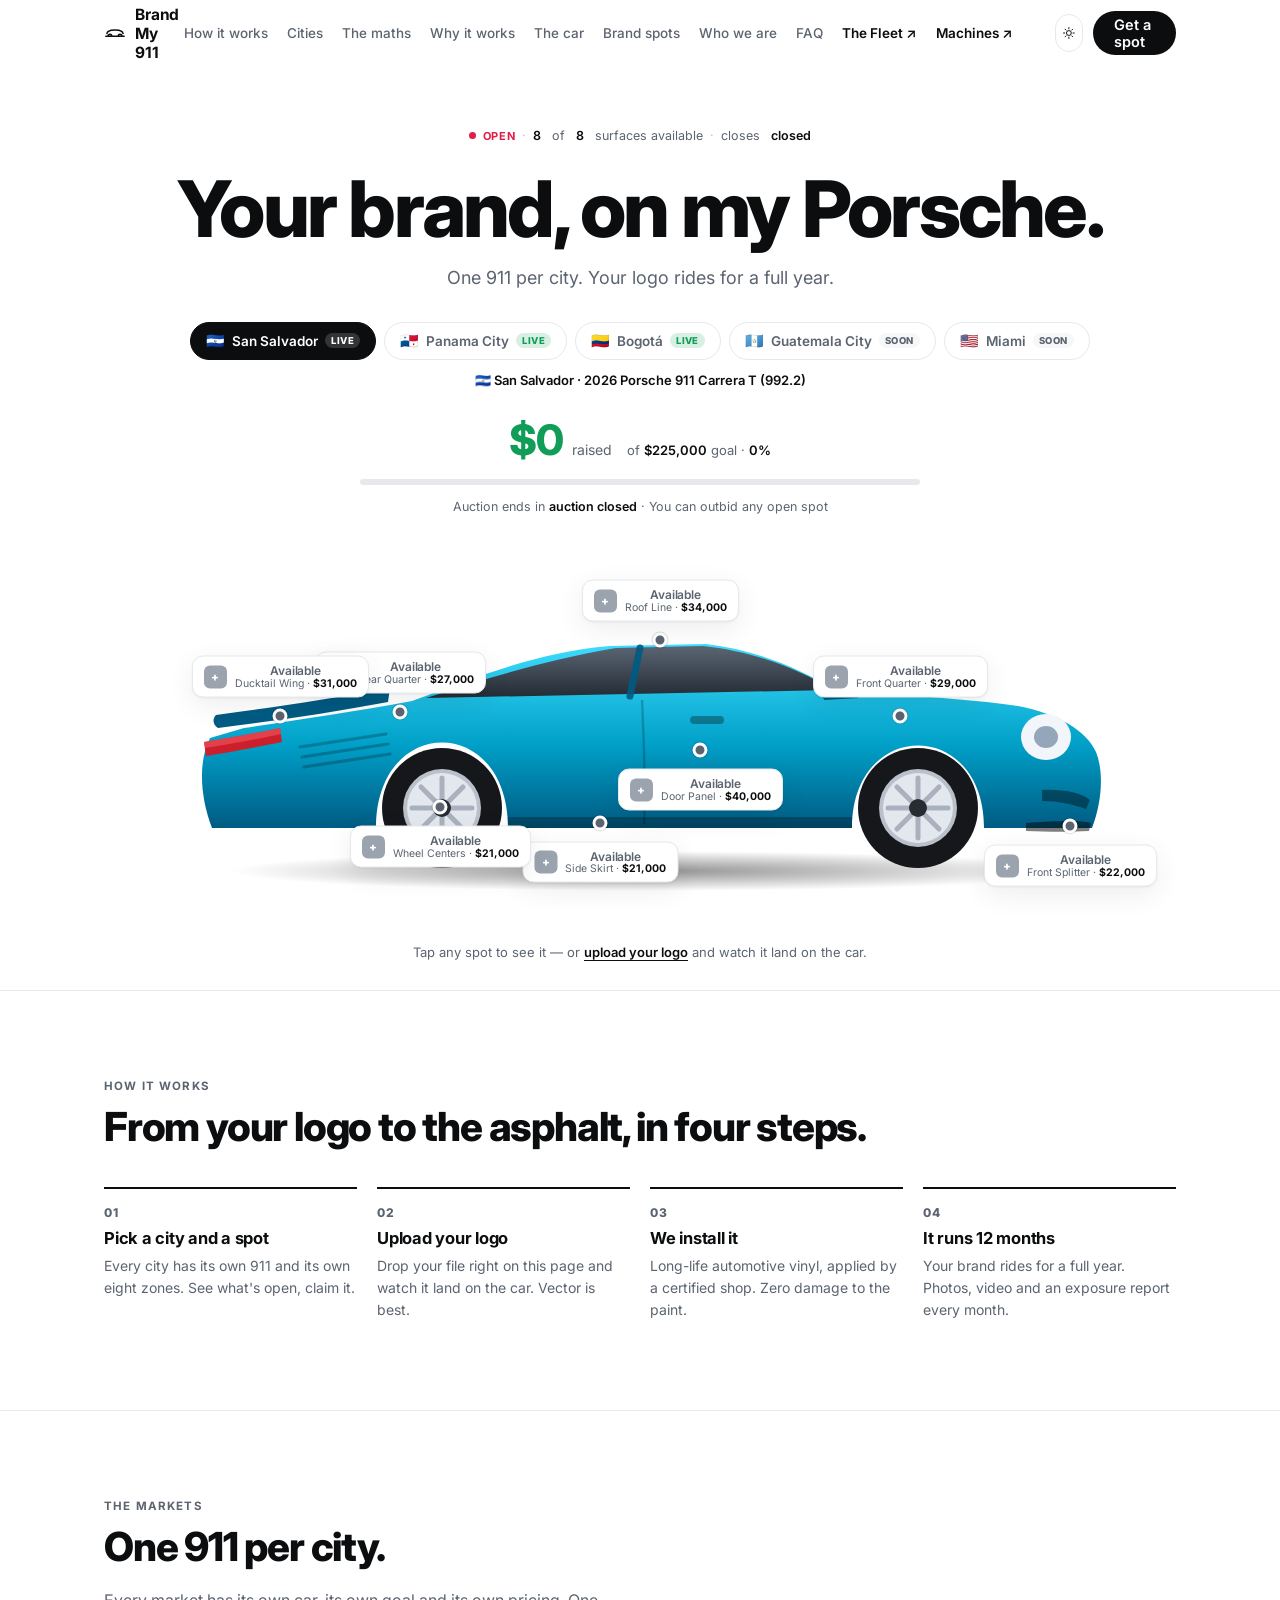
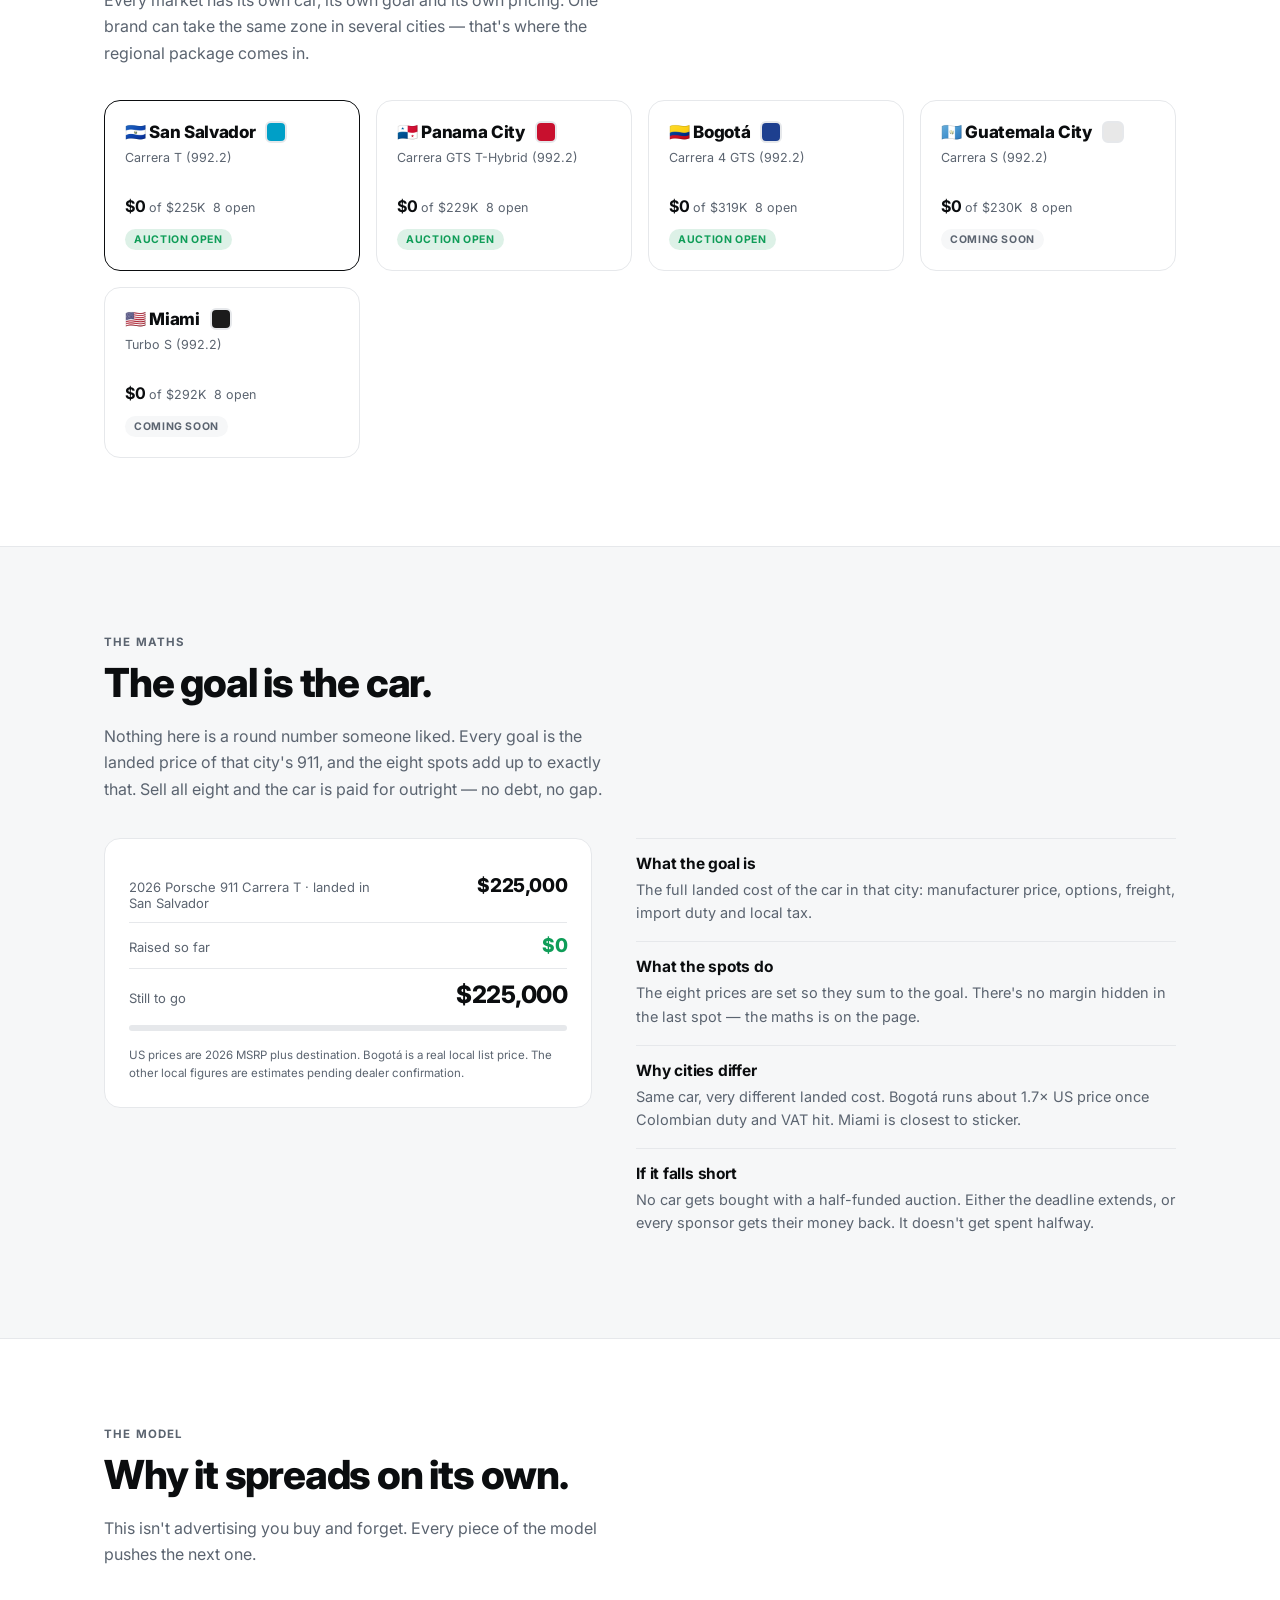
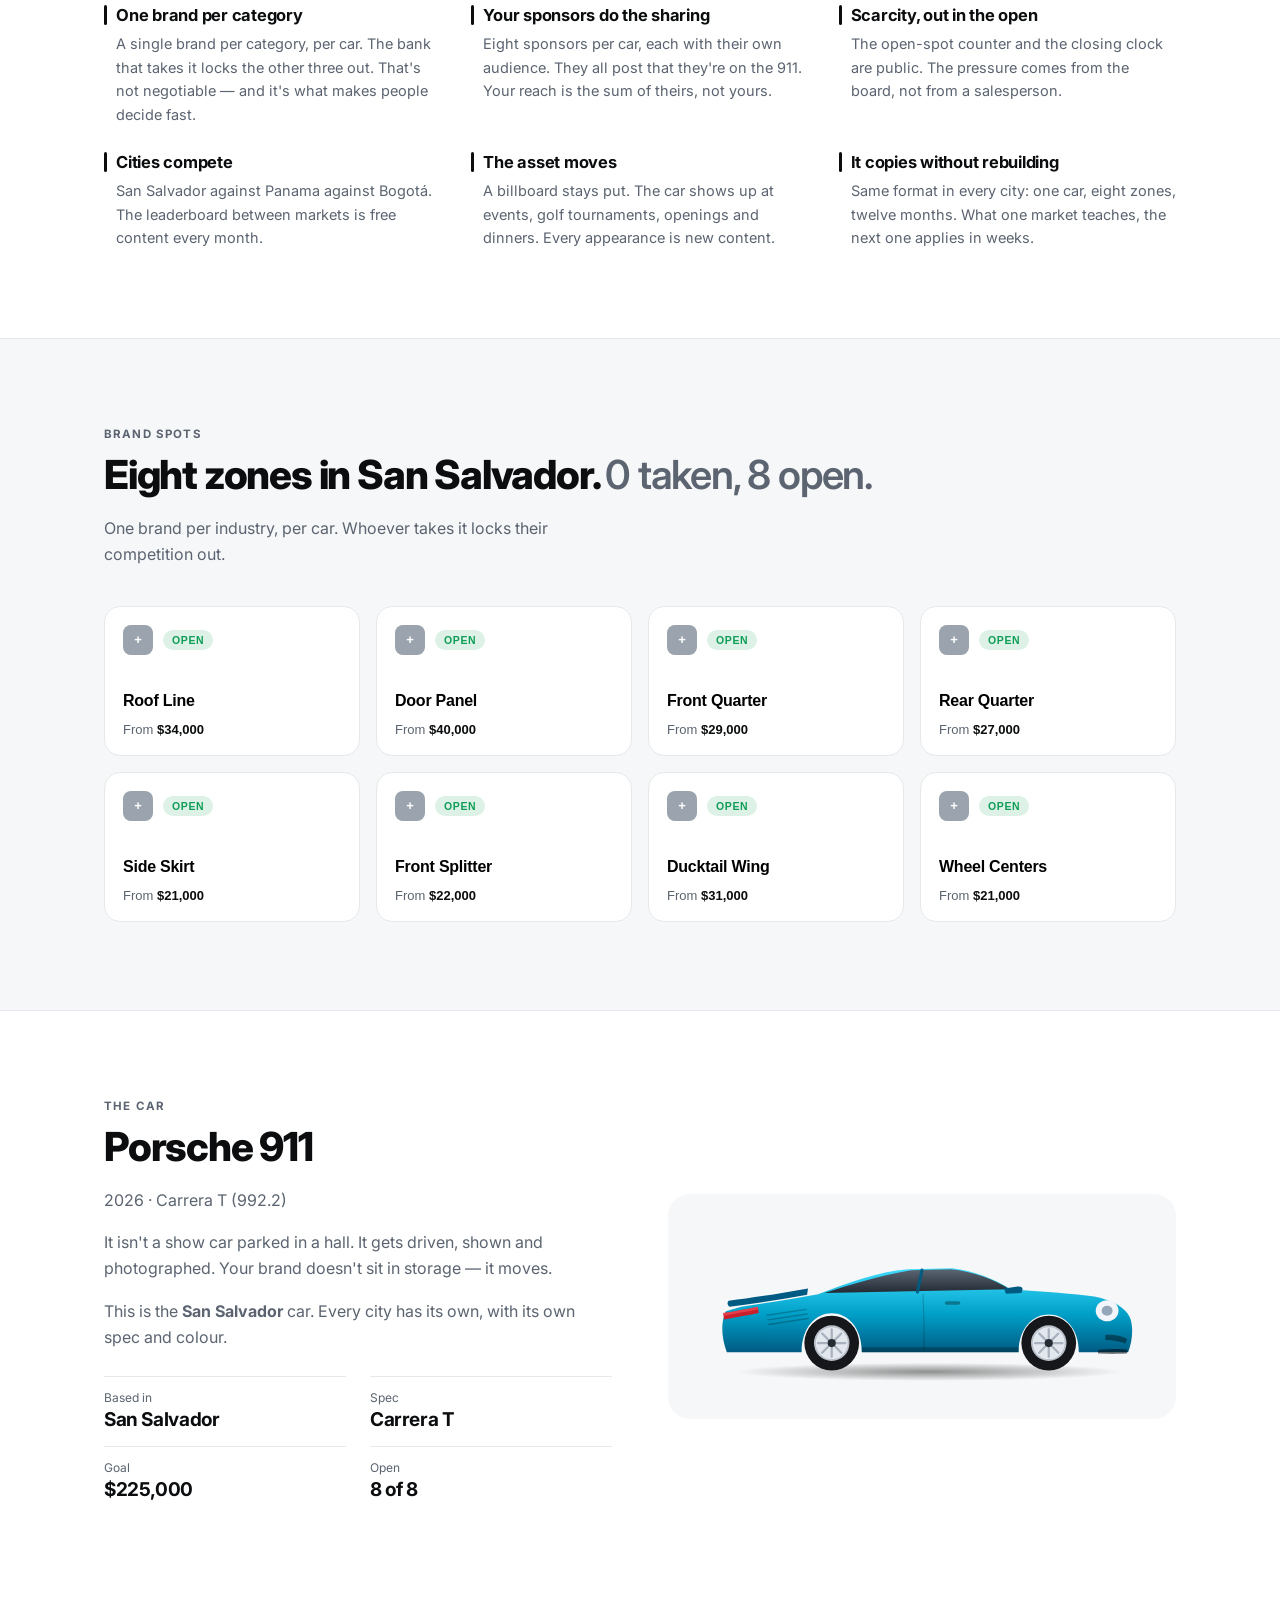
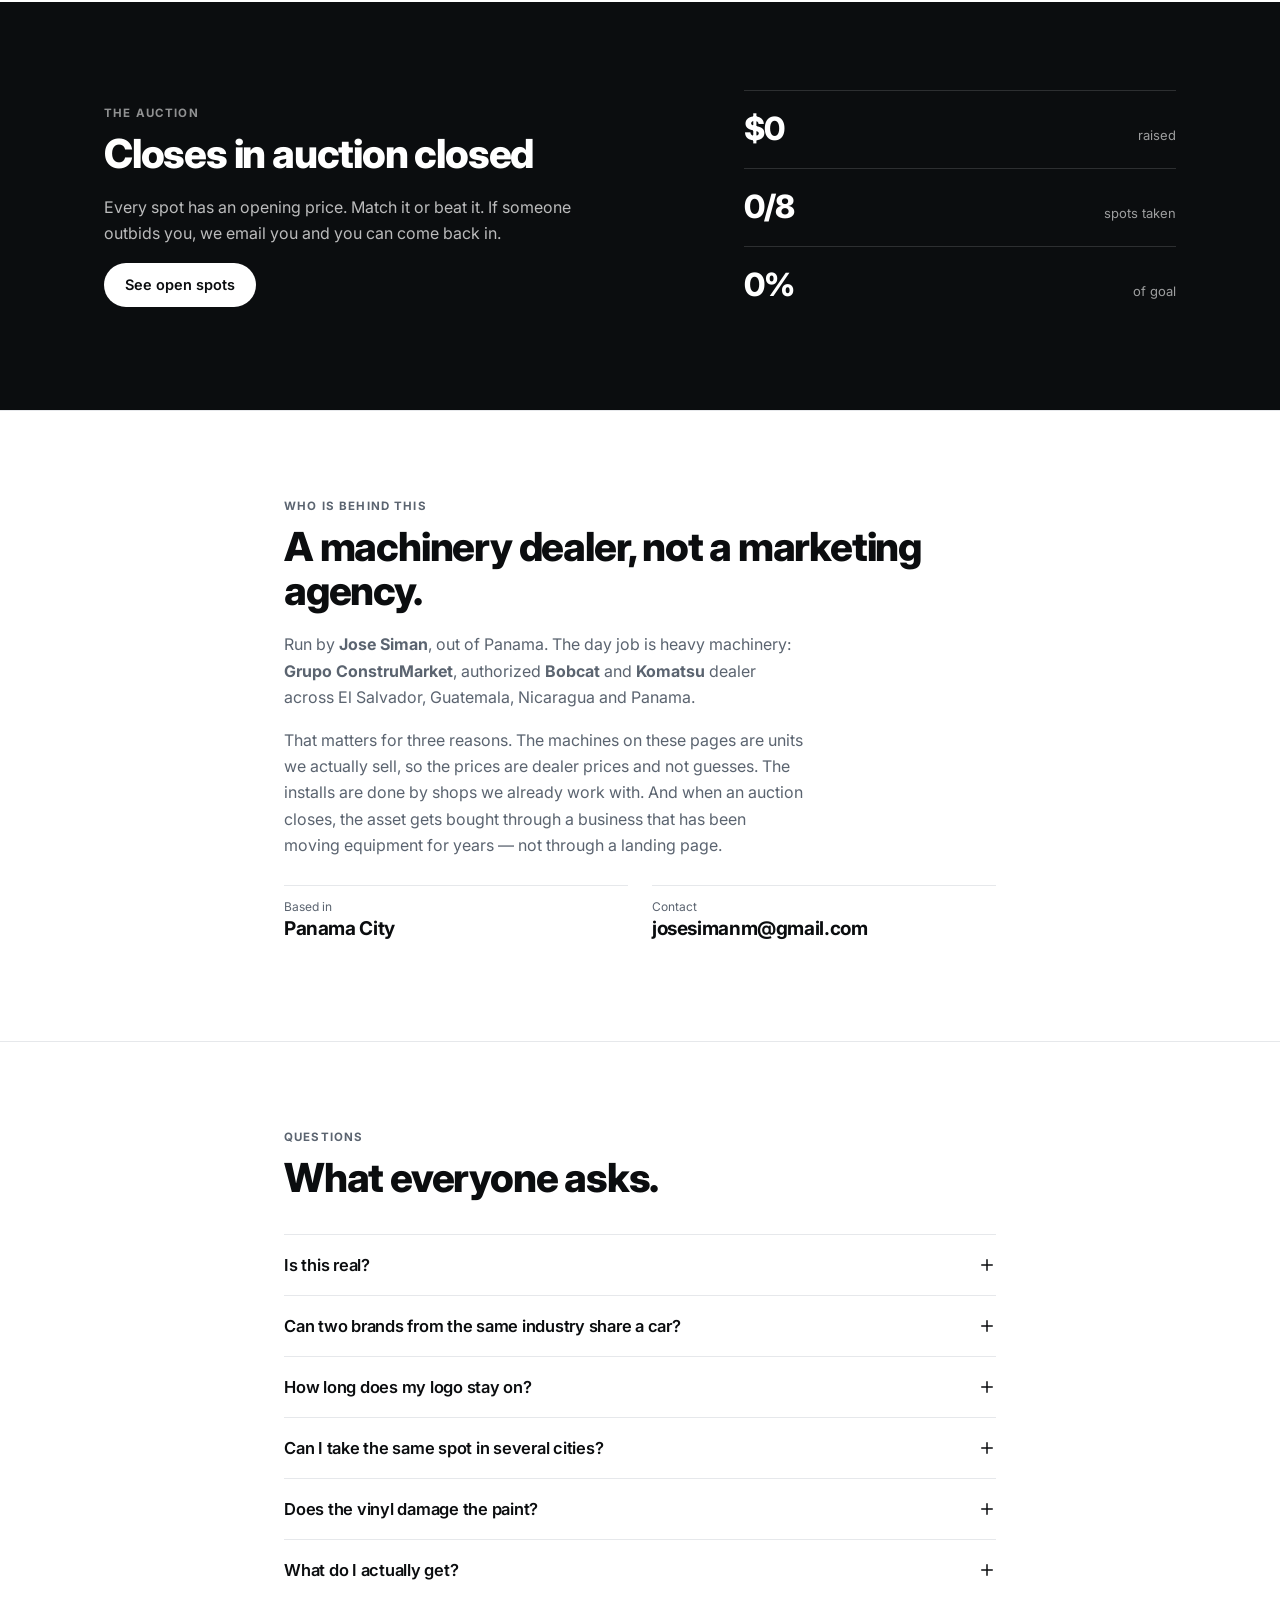
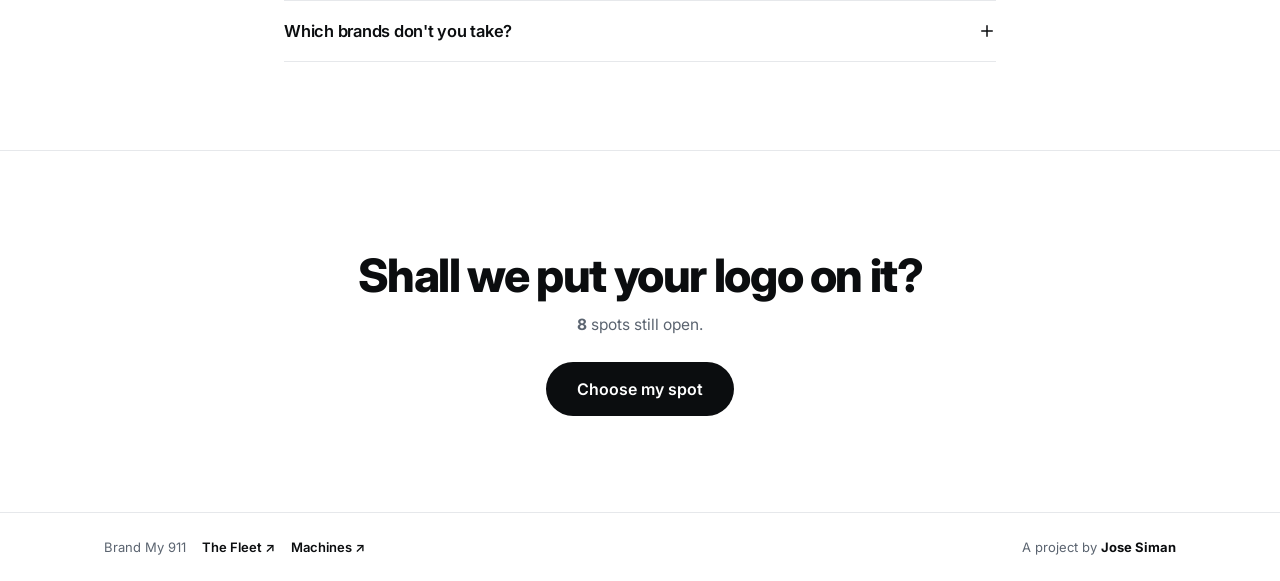
<file: cities.html>
<!DOCTYPE html>
<html lang="en">
<head>
<meta charset="utf-8">
<meta name="viewport" content="width=device-width, initial-scale=1">
<title>Brand My 911 — Your brand, on my Porsche.</title>
<meta name="description" content="Your logo rides on a new Porsche 911. Eight spots per car, one car per city. Live auction.">
<meta property="og:title" content="Your brand, on my Porsche.">
<meta property="og:description" content="Your logo rides on a new Porsche 911. Eight spots per car, one car per city.">
<meta property="og:type" content="website">
<link rel="preconnect" href="https://fonts.googleapis.com">
<link rel="preconnect" href="https://fonts.gstatic.com" crossorigin>
<link href="https://fonts.googleapis.com/css2?family=Inter:wght@400;500;600;700;800;900&display=swap" rel="stylesheet">
<link rel="stylesheet" href="assets/styles.css">
<link rel="icon" href="data:image/svg+xml,<svg xmlns='http://www.w3.org/2000/svg' viewBox='0 0 100 100'><text y='.9em' font-size='90'>🏁</text></svg>">
<link rel="canonical" href="https://josesimanm-ui.github.io/brand-my-fleet/cities.html">
<meta property="og:url" content="https://josesimanm-ui.github.io/brand-my-fleet/cities.html">
<meta property="og:image" content="https://josesimanm-ui.github.io/brand-my-fleet/assets/porsche-911.jpg">
<meta name="twitter:card" content="summary_large_image">
<meta name="twitter:image" content="https://josesimanm-ui.github.io/brand-my-fleet/assets/porsche-911.jpg">
</head>
<body>

<!-- ============ NAV ============ -->
<header class="nav" id="nav">
  <div class="wrap nav__inner">
    <a class="nav__brand" href="#top">
      <svg class="nav__mark" viewBox="0 0 24 24" aria-hidden="true">
        <path d="M2 15.5h20M4.5 15.5c0-1.2.9-2.2 2-2.2s2 1 2 2.2M15.5 15.5c0-1.2.9-2.2 2-2.2s2 1 2 2.2"
              fill="none" stroke="currentColor" stroke-width="1.6" stroke-linecap="round"/>
        <path d="M3 13.2c.4-1.6 1-2.6 1.9-3.1C6.4 9.2 8.7 8.8 12 8.8s5.6.4 7.1 1.3c.9.5 1.5 1.5 1.9 3.1"
              fill="none" stroke="currentColor" stroke-width="1.6" stroke-linejoin="round"/>
      </svg>
      <span id="navBrandName">Brand My 911</span>
    </a>

    <nav class="nav__links">
      <a href="#how">How it works</a>
      <a href="#markets">Cities</a>
      <a href="#funding">The maths</a>
      <a href="#why">Why it works</a>
      <a href="#car">The car</a>
      <a href="#spots">Brand spots</a>
      <a href="#who">Who we are</a>
      <a href="#faq">FAQ</a>
      <a class="nav__sister" id="sisterLink" href="index.html">The Fleet ↗</a>
    </nav>

    <div class="nav__actions">
      <button class="iconbtn" id="themeBtn" aria-label="Toggle theme" title="Toggle theme">
        <svg viewBox="0 0 24 24" aria-hidden="true"><circle cx="12" cy="12" r="4.2" fill="none" stroke="currentColor" stroke-width="1.7"/><path d="M12 2.6v2.2M12 19.2v2.2M2.6 12h2.2M19.2 12h2.2M5.4 5.4l1.6 1.6M17 17l1.6 1.6M18.6 5.4L17 7M7 17l-1.6 1.6" stroke="currentColor" stroke-width="1.7" stroke-linecap="round"/></svg>
      </button>
      <a class="btn btn--dark" href="#spots">Get a spot</a>
    </div>

    <button class="iconbtn nav__burger" id="burgerBtn" aria-label="Menu">
      <svg viewBox="0 0 24 24" aria-hidden="true"><path d="M4 7h16M4 12h16M4 17h16" stroke="currentColor" stroke-width="1.8" stroke-linecap="round"/></svg>
    </button>
  </div>
  <div class="nav__mobile" id="navMobile">
    <a href="#how">How it works</a>
    <a href="#markets">Cities</a>
    <a href="#funding">The maths</a>
    <a href="#why">Why it works</a>
    <a href="#car">The car</a>
    <a href="#spots">Brand spots</a>
    <a href="#faq">FAQ</a>
    <a id="sisterLinkM" href="index.html">The Fleet ↗</a>
    <a class="btn btn--dark" href="#spots">Get a spot</a>
  </div>
</header>

<main id="top">

<!-- ============ HERO ============ -->
<section class="hero">
  <div class="wrap">

    <div class="live">
      <span class="live__dot"></span>
      <span class="live__label">OPEN</span>
      <span class="live__sep">·</span>
      <b id="openNow">—</b>&nbsp;of&nbsp;<b id="totalNow">—</b>&nbsp;surfaces available
      <span class="live__sep">·</span>
      closes&nbsp;<b id="closeShort">—</b>
    </div>

    <h1 class="hero__title" id="heroTitle">Your brand, on my Porsche.</h1>
    <p class="hero__sub" id="heroSub">One 911 per city.</p>

    <div class="cities" id="cityTabs" role="tablist" aria-label="Choose a city"></div>
    <p class="cities__car"><b id="carLine">—</b></p>

    <div class="raised">
      <div class="raised__row">
        <span class="raised__amount" id="raisedAmount">$0</span>
        <span class="raised__word">raised</span>
        <span class="raised__goal">of <b id="goalAmount">$0</b> goal · <b id="pct">0%</b></span>
      </div>
      <div class="bar"><div class="bar__fill" id="barFill"></div></div>
      <p class="raised__note">
        Auction ends in <b id="countdown">—</b> · You can outbid any open spot
      </p>
    </div>

    <!-- ===== VEHICLE + HOTSPOTS ===== -->
    <div class="stage" id="stage">
      <div class="stage__car" id="carHost">
        <svg class="car" viewBox="0 0 1000 380" id="carSvg" role="img" aria-label="Porsche 911 side profile">
          <defs>
            <linearGradient id="gBody" x1="0" y1="0" x2="0" y2="1">
              <stop offset="0"   stop-color="var(--paint-hi)"/>
              <stop offset=".55" stop-color="var(--paint)"/>
              <stop offset="1"   stop-color="var(--paint-lo)"/>
            </linearGradient>
            <linearGradient id="gGlass" x1="0" y1="0" x2="0" y2="1">
              <stop offset="0" stop-color="#5b6673"/>
              <stop offset="1" stop-color="#222a33"/>
            </linearGradient>
            <radialGradient id="gShadow" cx=".5" cy=".5" r=".5">
              <stop offset="0"   stop-color="rgba(0,0,0,.42)"/>
              <stop offset="0.7" stop-color="rgba(0,0,0,.13)"/>
              <stop offset="1"   stop-color="rgba(0,0,0,0)"/>
            </radialGradient>
          </defs>

          <ellipse cx="515" cy="333" rx="425" ry="20" fill="url(#gShadow)"/>

          <path class="car__body" d="
            M 72,290
            C 60,258 58,224 70,200
            L 104,190
            C 156,182 214,174 272,163
            C 344,136 400,114 470,108
            L 566,106
            C 616,112 660,130 694,152
            C 762,157 830,161 878,168
            C 918,176 946,192 956,214
            C 964,234 962,264 952,290
            L 844,290
            C 844,180 712,180 712,290
            L 368,290
            C 368,176 236,176 236,290
            Z" fill="url(#gBody)"/>

          <path class="car__glass" d="
            M 692,152
            C 660,131 612,113 563,108
            L 476,110
            C 404,122 342,142 286,160
            Z" fill="url(#gGlass)"/>
          <path d="M 500,110 L 490,158" stroke="var(--paint-lo)" stroke-width="7" stroke-linecap="round" opacity=".9"/>
          <path d="M 502,162 C 504,205 506,250 504,286" fill="none" stroke="rgba(0,0,0,.2)" stroke-width="2.4"/>
          <rect x="550" y="178" width="34" height="8" rx="4" fill="rgba(0,0,0,.32)"/>
          <path d="M 680,150 l 30,-4 c 8,-1 12,3 10,8 l -2,6 -34,2 z" fill="var(--paint-lo)"/>

          <path d="M 368,290 L 712,290 L 712,279 L 368,279 Z" fill="rgba(0,0,0,.26)"/>

          <g opacity=".38" stroke="rgba(0,0,0,.6)" stroke-width="3.2" stroke-linecap="round">
            <path d="M 160,209 L 246,196"/><path d="M 162,219 L 248,206"/><path d="M 164,229 L 250,216"/>
          </g>

          <path d="M 78,190 C 132,183 190,175 248,164 L 250,150
                   C 190,161 130,170 76,177 C 72,181 73,187 78,190 Z" fill="var(--paint-lo)"/>

          <path d="M 64,204 C 90,200 116,195 140,190 L 142,204 C 118,209 90,214 66,218 Z" fill="#cc1f2c"/>
          <path d="M 64,204 C 90,200 116,195 140,190 L 141,196 C 117,201 90,206 65,210 Z" fill="#f0525e" opacity=".65"/>

          <ellipse cx="906" cy="199" rx="25" ry="23" fill="#f2f6fa"/>
          <ellipse cx="906" cy="199" rx="12" ry="11" fill="#93a6ba"/>
          <path d="M 902,252 C 924,251 942,255 950,262 L 946,271 C 932,266 918,263 902,263 Z" fill="rgba(0,0,0,.4)"/>
          <path d="M 886,285 C 916,283 940,282 951,285 L 949,293 C 932,294 908,294 886,293 Z" fill="rgba(0,0,0,.5)"/>

          <g class="wheel">
            <circle cx="302" cy="270" r="60" fill="#15171b"/>
            <circle cx="302" cy="270" r="39" fill="#b9c0ca"/>
            <circle cx="302" cy="270" r="35" fill="#e3e8ee"/>
            <g stroke="#a8b1bd" stroke-width="5" stroke-linecap="round">
              <path d="M302 240 L302 260"/><path d="M302 280 L302 300"/>
              <path d="M272 270 L292 270"/><path d="M312 270 L332 270"/>
              <path d="M281 249 L295 263"/><path d="M309 277 L323 291"/>
              <path d="M323 249 L309 263"/><path d="M295 277 L281 291"/>
            </g>
            <circle cx="302" cy="270" r="9" fill="#272c33"/>
          </g>
          <g class="wheel">
            <circle cx="778" cy="270" r="60" fill="#15171b"/>
            <circle cx="778" cy="270" r="39" fill="#b9c0ca"/>
            <circle cx="778" cy="270" r="35" fill="#e3e8ee"/>
            <g stroke="#a8b1bd" stroke-width="5" stroke-linecap="round">
              <path d="M778 240 L778 260"/><path d="M778 280 L778 300"/>
              <path d="M748 270 L768 270"/><path d="M788 270 L808 270"/>
              <path d="M757 249 L771 263"/><path d="M785 277 L799 291"/>
              <path d="M799 249 L785 263"/><path d="M771 277 L757 291"/>
            </g>
            <circle cx="778" cy="270" r="9" fill="#272c33"/>
          </g>
        </svg>
      </div>
    </div>

    <p class="stage__hint" id="stageHint">
      Tap any spot to see it — or <button class="linkbtn" id="tryLogoBtn">upload your logo</button>
      and watch it land on the car.
    </p>

  </div>
</section>

<!-- ============ HOW IT WORKS ============ -->
<section class="section" id="how">
  <div class="wrap">
    <p class="eyebrow">How it works</p>
    <h2 class="h2">From your logo to the asphalt, in four steps.</h2>
    <div class="steps" id="stepsGrid"></div>
  </div>
</section>

<!-- ============ MARKETS ============ -->
<section class="section" id="markets">
  <div class="wrap">
    <p class="eyebrow">The markets</p>
    <h2 class="h2" id="marketsTitle">One 911 per city.</h2>
    <p class="lead" id="marketsLead">
      Every market has its own car, its own goal and its own pricing. One brand can take
      the same zone in several cities — that's where the regional package comes in.
    </p>
    <div class="markets" id="marketsGrid"></div>
  </div>
</section>

<!-- ============ WHERE THE MONEY GOES ============ -->
<section class="section section--alt" id="funding">
  <div class="wrap">
    <p class="eyebrow">The maths</p>
    <h2 class="h2" id="fundTitle">—</h2>
    <p class="lead" id="fundLead"></p>

    <div class="fund">
      <div class="fund__board">
        <div class="fund__row"><span id="fundAssetLabel">Asset</span><b id="fundAsset">$0</b></div>
        <div class="fund__row"><span>Raised so far</span><b class="is-green" id="fundRaised">$0</b></div>
        <div class="fund__row fund__row--total"><span>Still to go</span><b id="fundGap">$0</b></div>
        <div class="fund__row fund__rent" id="fundRent" hidden><span>Then it rents for</span><b id="fundRentVal">—</b></div>
        <div class="fund__row fund__rent" id="fundRent2" hidden><span>Gross rental payback <em>(before operating costs)</em></span><b id="fundPayback">—</b></div>
        <div class="bar"><div class="bar__fill" id="fundBar"></div></div>
        <p class="fund__note" id="fundNote"></p>
      </div>
      <dl class="fund__rows" id="fundRows"></dl>
    </div>
  </div>
</section>

<!-- ============ WHY IT WORKS ============ -->
<section class="section" id="why">
  <div class="wrap">
    <p class="eyebrow">The model</p>
    <h2 class="h2" id="engineTitle">—</h2>
    <p class="lead" id="engineLead"></p>
    <div class="engine" id="engineGrid"></div>
  </div>
</section>

<!-- ============ SPOTS ============ -->
<section class="section section--alt" id="spots">
  <div class="wrap">
    <p class="eyebrow">Brand spots</p>
    <h2 class="h2">Eight zones in <span id="spotsCity">—</span>. <span class="muted" id="openCount"></span></h2>
    <p class="lead">One brand per industry, per car. Whoever takes it locks their competition out.</p>
    <div class="spots" id="spotsGrid"></div>
  </div>
</section>

<!-- ============ THE CAR ============ -->
<section class="section" id="car">
  <div class="wrap car2">
    <div>
      <p class="eyebrow" id="carEyebrow">The car</p>
      <h2 class="h2" id="carTitle">Porsche 911</h2>
      <p class="lead" id="carTrim"></p>
      <p class="lead" id="carBlurb">
        It isn't a show car parked in a hall. It gets driven, shown and photographed.
        Your brand doesn't sit in storage — it moves.
      </p>
      <p class="lead">This is the <b id="carCityName">—</b> car. Every city has its own, with its own spec and colour.</p>
      <dl class="specs" id="specsList"></dl>
    </div>
    <div class="car2__art" id="carMini"></div>
  </div>
</section>

<!-- ============ AUCTION ============ -->
<section class="section section--dark" id="auction">
  <div class="wrap auction">
    <div>
      <p class="eyebrow eyebrow--light">The auction</p>
      <h2 class="h2 h2--light">Closes in <span id="countdown2">—</span></h2>
      <p class="lead lead--light">
        Every spot has an opening price. Match it or beat it. If someone outbids you,
        we email you and you can come back in.
      </p>
      <a class="btn btn--light" href="#spots">See open spots</a>
    </div>
    <div class="auction__stats">
      <div class="stat"><span class="stat__k" id="statRaised">$0</span><span class="stat__l">raised</span></div>
      <div class="stat"><span class="stat__k" id="statSold">0/0</span><span class="stat__l">spots taken</span></div>
      <div class="stat"><span class="stat__k" id="statPct">0%</span><span class="stat__l">of goal</span></div>
    </div>
  </div>
</section>


<!-- ============ WHO IS BEHIND THIS ============ -->
<section class="section" id="who">
  <div class="wrap wrap--narrow">
    <p class="eyebrow">Who is behind this</p>
    <h2 class="h2">A machinery dealer, not a marketing agency.</h2>
    <p class="lead">
      Run by <b>Jose Siman</b>, out of Panama. The day job is heavy machinery:
      <b>Grupo ConstruMarket</b>, authorized <b>Bobcat</b> and <b>Komatsu</b> dealer across
      El Salvador, Guatemala, Nicaragua and Panama.
    </p>
    <p class="lead">
      That matters for three reasons. The machines on these pages are units we actually
      sell, so the prices are dealer prices and not guesses. The installs are done by shops
      we already work with. And when an auction closes, the asset gets bought through a
      business that has been moving equipment for years — not through a landing page.
    </p>
    <dl class="specs">
      <div><dt>Based in</dt><dd>Panama City</dd></div>
      <div><dt>Contact</dt><dd>josesimanm@gmail.com</dd></div>
    </dl>
  </div>
</section>

<!-- ============ FAQ ============ -->
<section class="section" id="faq">
  <div class="wrap wrap--narrow">
    <p class="eyebrow">Questions</p>
    <h2 class="h2">What everyone asks.</h2>
    <div class="faq" id="faqList"></div>
  </div>
</section>

<!-- ============ CTA ============ -->
<section class="cta">
  <div class="wrap">
    <h2 class="cta__title">Shall we put your logo on it?</h2>
    <p class="cta__sub"><b id="openCount2">—</b> spots still open.</p>
    <a class="btn btn--dark btn--lg" href="#spots">Choose my spot</a>
  </div>
</section>

</main>

<footer class="foot">
  <div class="wrap foot__inner">
    <span id="footBrand">Brand My 911</span>
    <a class="foot__sister" id="sisterLinkF" href="index.html">The Fleet ↗</a>
    <span class="foot__by">A project by <b id="footOwner"></b></span>
    <a id="footIg" class="foot__ig" href="#" hidden>Instagram</a>
  </div>
</footer>

<!-- ============ MODAL ============ -->
<div class="modal" id="modal" hidden>
  <div class="modal__backdrop" data-close></div>
  <div class="modal__card" role="dialog" aria-modal="true" aria-labelledby="mTitle">
    <button class="modal__x" data-close aria-label="Close">
      <svg viewBox="0 0 24 24"><path d="M6 6l12 12M18 6L6 18" stroke="currentColor" stroke-width="2" stroke-linecap="round"/></svg>
    </button>
    <p class="modal__eyebrow" id="mEyebrow">Open spot</p>
    <h3 class="modal__title" id="mTitle">—</h3>
    <p class="modal__price"><b id="mPrice">—</b> <span>opening price · 12 months</span></p>

    <form id="mForm" class="form">
      <!-- LOGO UPLOAD: previews live on the vehicle -->
      <div class="drop" id="drop">
        <input type="file" id="logoInput" accept="image/png,image/jpeg,image/svg+xml,image/webp" hidden>
        <div class="drop__preview" id="dropPreview" hidden><img id="dropImg" alt="Your logo"></div>
        <div class="drop__empty" id="dropEmpty">
          <svg viewBox="0 0 24 24" class="drop__ico"><path d="M12 16V4m0 0L7.5 8.5M12 4l4.5 4.5M4 16v2.5A1.5 1.5 0 0 0 5.5 20h13a1.5 1.5 0 0 0 1.5-1.5V16" fill="none" stroke="currentColor" stroke-width="1.7" stroke-linecap="round" stroke-linejoin="round"/></svg>
          <b>Upload your logo</b>
          <span>PNG, SVG or JPG — see it on the car instantly</span>
        </div>
        <button type="button" class="drop__clear" id="dropClear" hidden>Remove</button>
      </div>

      <label>Your brand<input name="brand" required placeholder="Company name"></label>
      <label>Industry <span class="form__hint">— one brand per industry, per car</span>
        <input name="industry" required placeholder="Banking, telco, beer, retail…"></label>
      <label>Your name<input name="name" required placeholder="Who's writing"></label>
      <label>Email<input name="email" type="email" required placeholder="you@company.com"></label>
      <label>Your offer (USD) <span class="form__hint">— match or beat the opening price</span>
        <input name="bid" id="mBid" type="number" min="0" step="100" required></label>
      <div class="deposit">
        <div class="deposit__row"><span>Reservation deposit (5%)</span><b id="mDeposit">—</b></div>
        <div class="deposit__row"><span>Balance on signature</span><b id="mBalance">—</b></div>
        <p class="deposit__note">The deposit holds this surface for 14 days while we agree
        terms. Balance is paid by bank transfer against a signed contract and an invoice —
        no card fees on either side. Deposit is fully refunded if the auction doesn't close.</p>
      </div>
      <button class="btn btn--dark btn--full" type="submit">Reserve this surface</button>
      <p class="form__note">Nothing is charged here. We reply within 24h with the contract
      and wire instructions.</p>
    </form>

    <div id="mSold" class="sold" hidden>
      <p>This spot is taken by <b id="mSoldBrand"></b>.</p>
      <p class="sold__note">Join the waiting list and we'll tell you the moment it frees up.</p>
      <a class="btn btn--dark btn--full" id="mWait" href="#">Join the waiting list</a>
    </div>
  </div>
</div>

<script src="config.car.js"></script>
<script src="assets/app.js"></script>
</body>
</html>
</file>
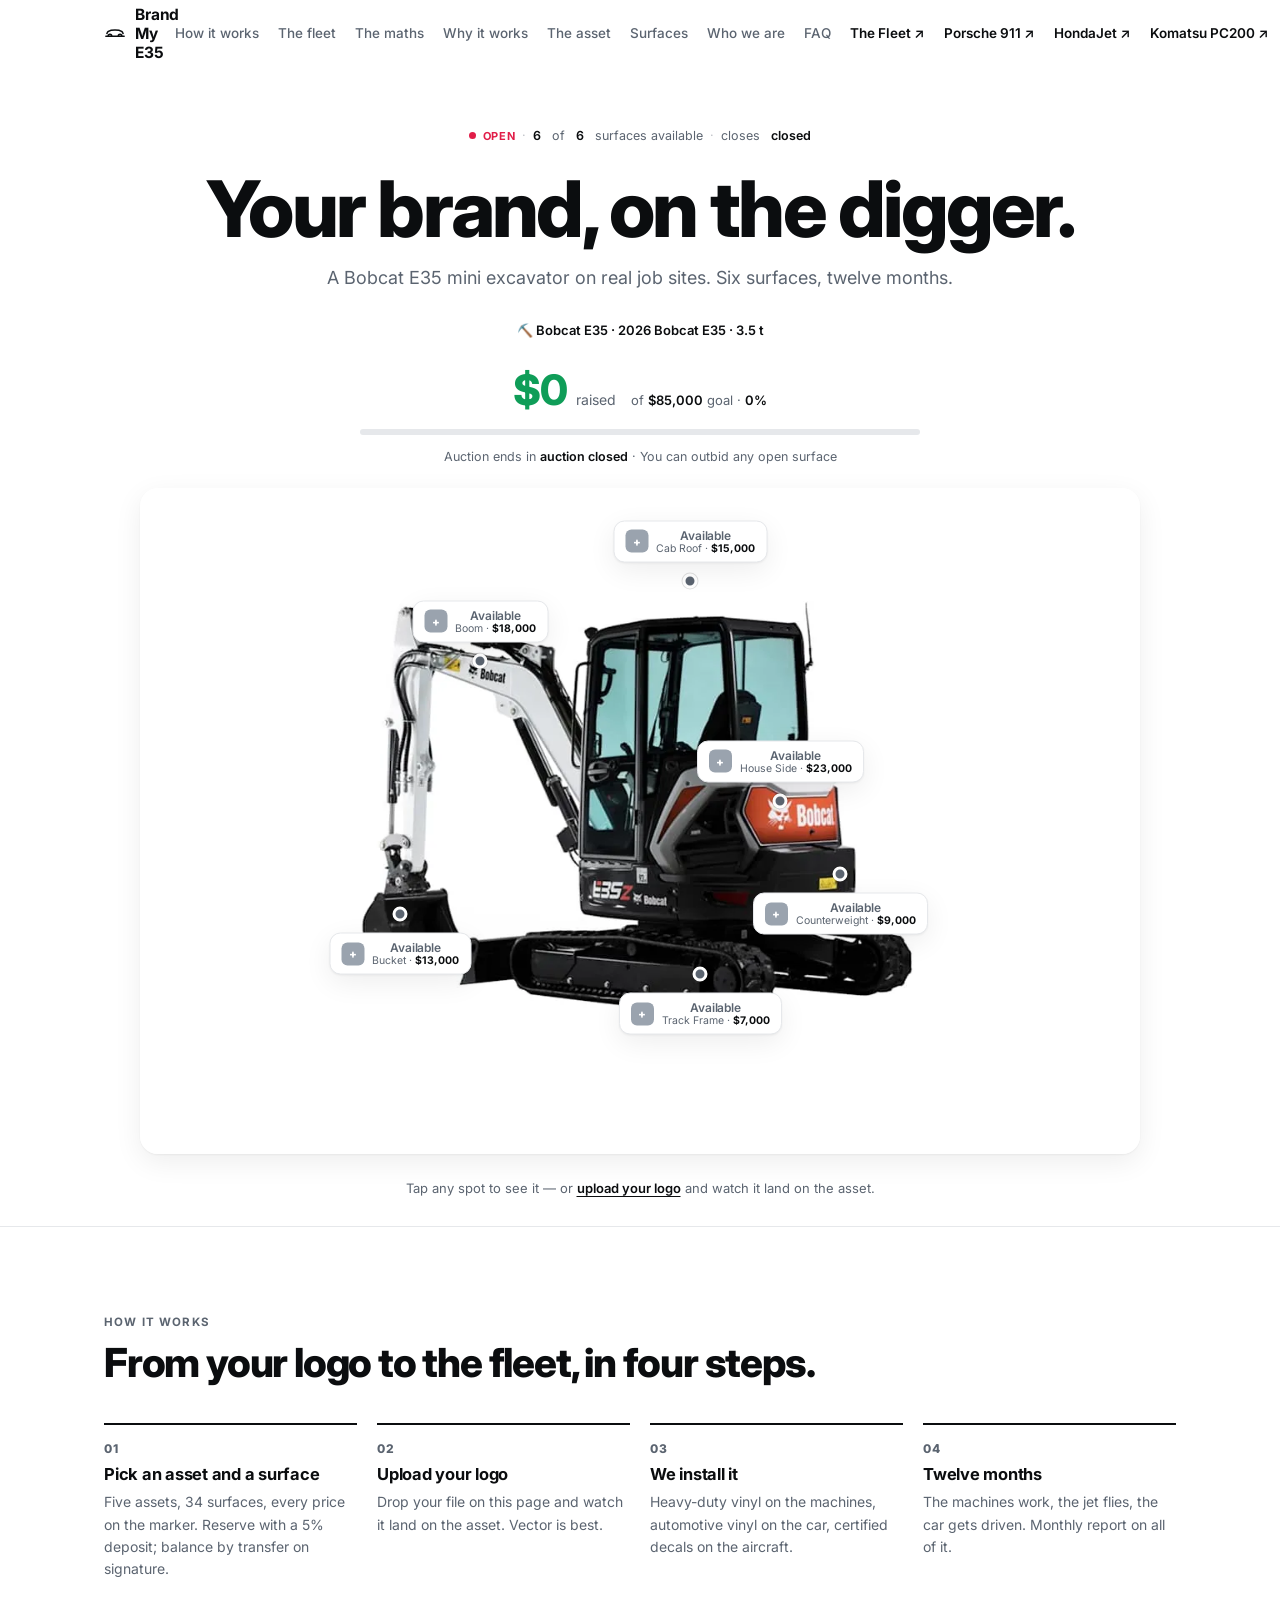
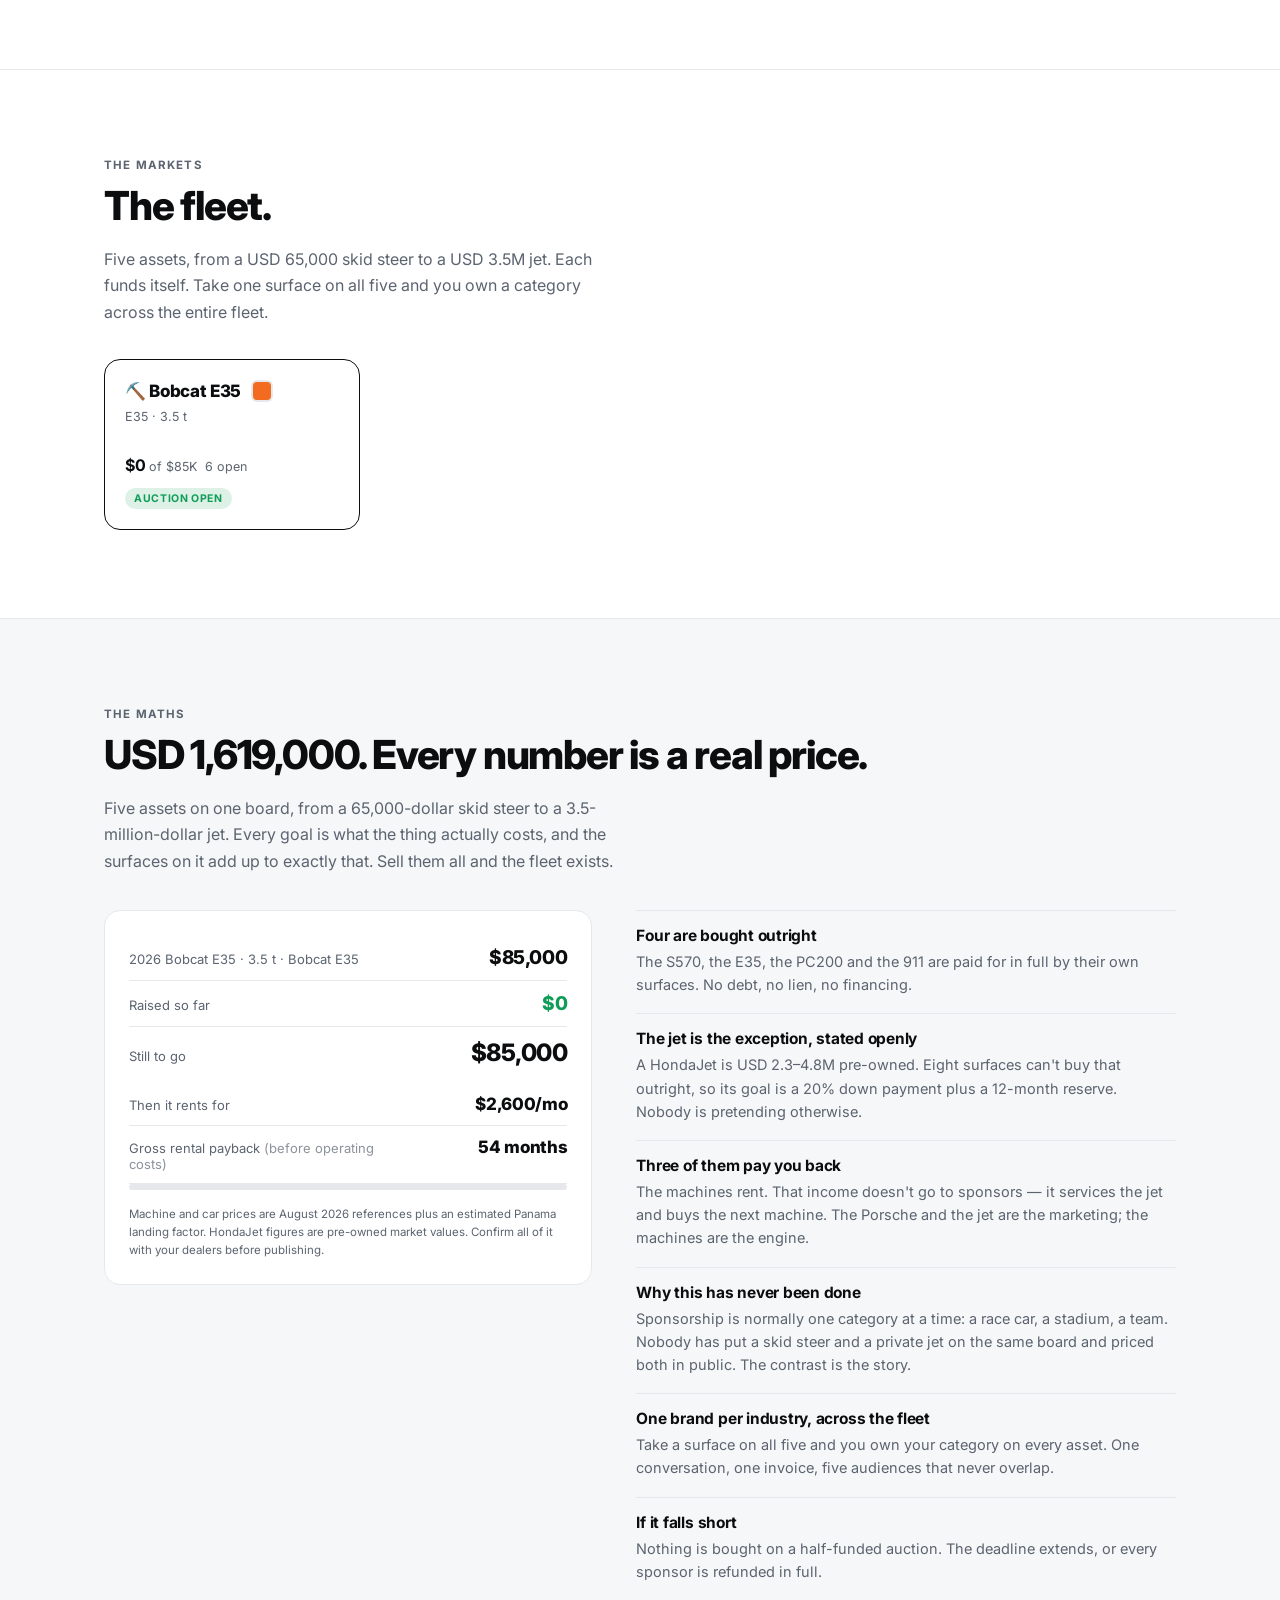
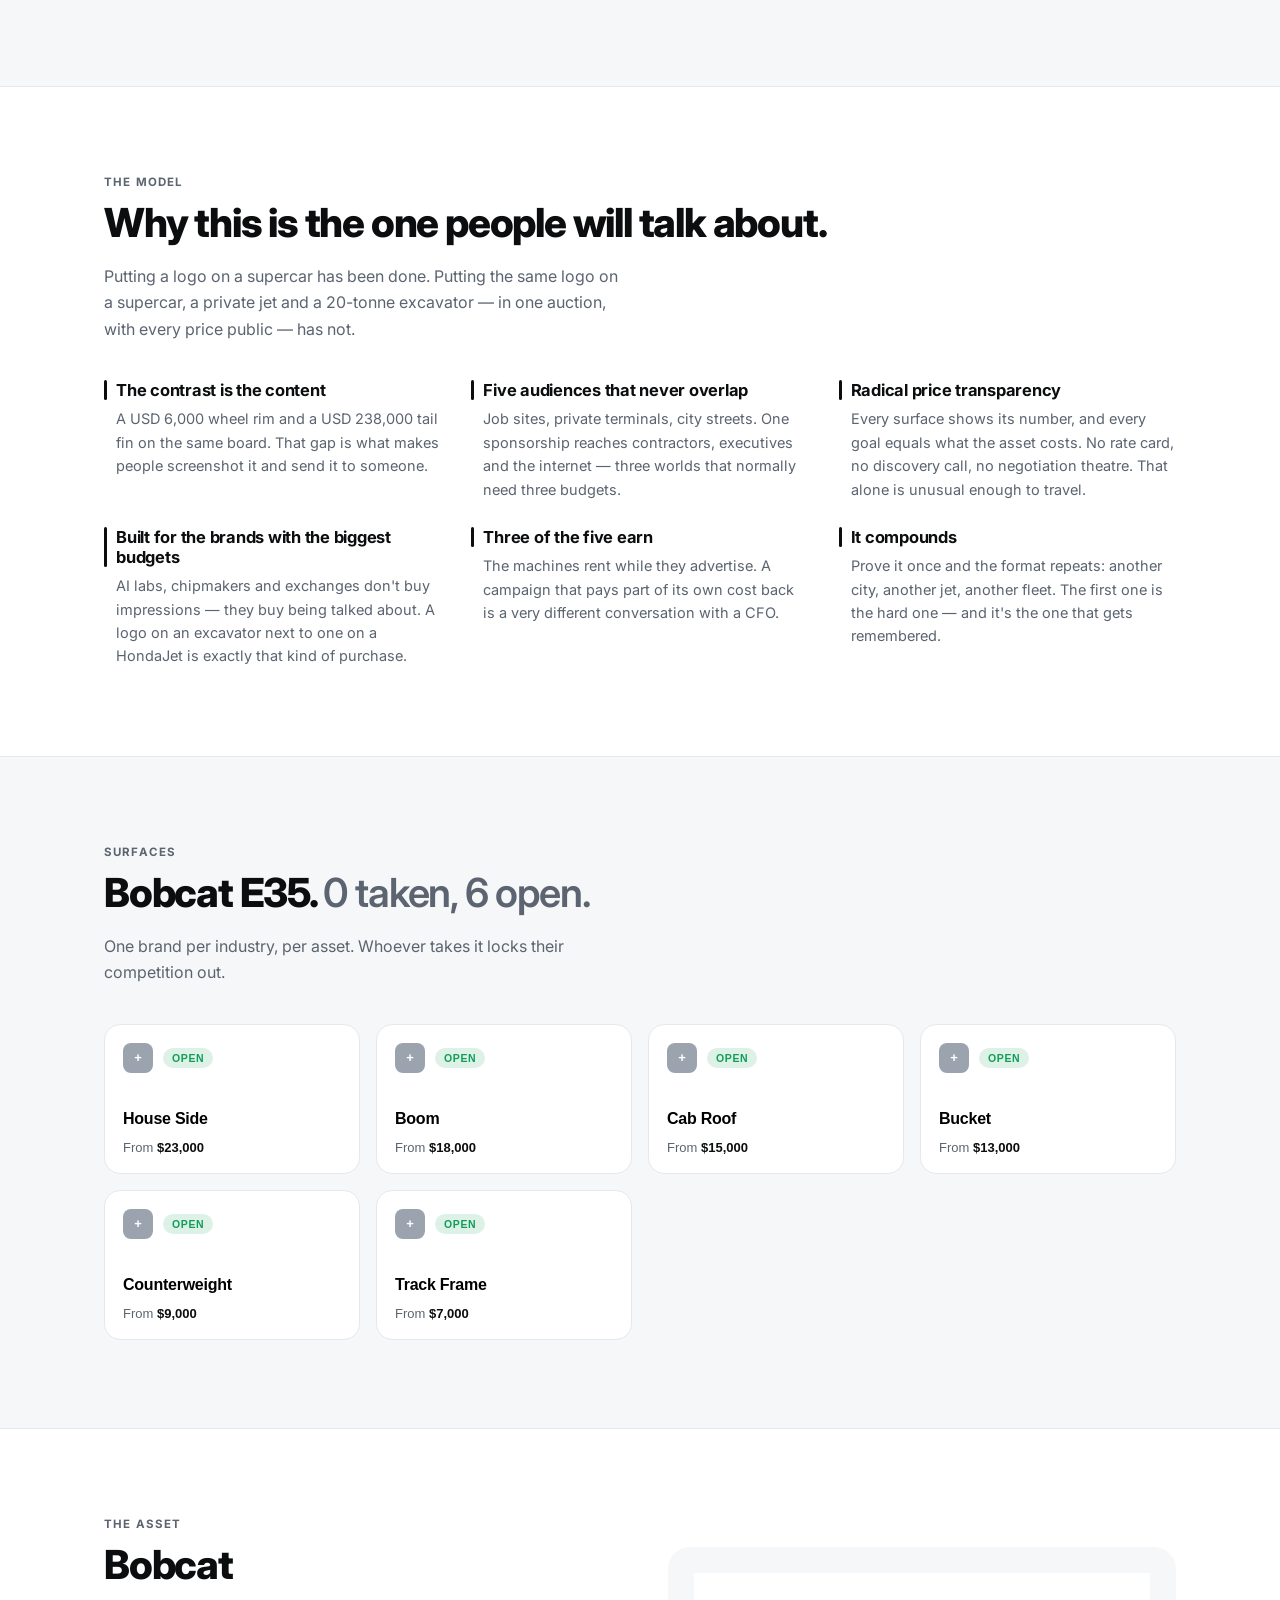
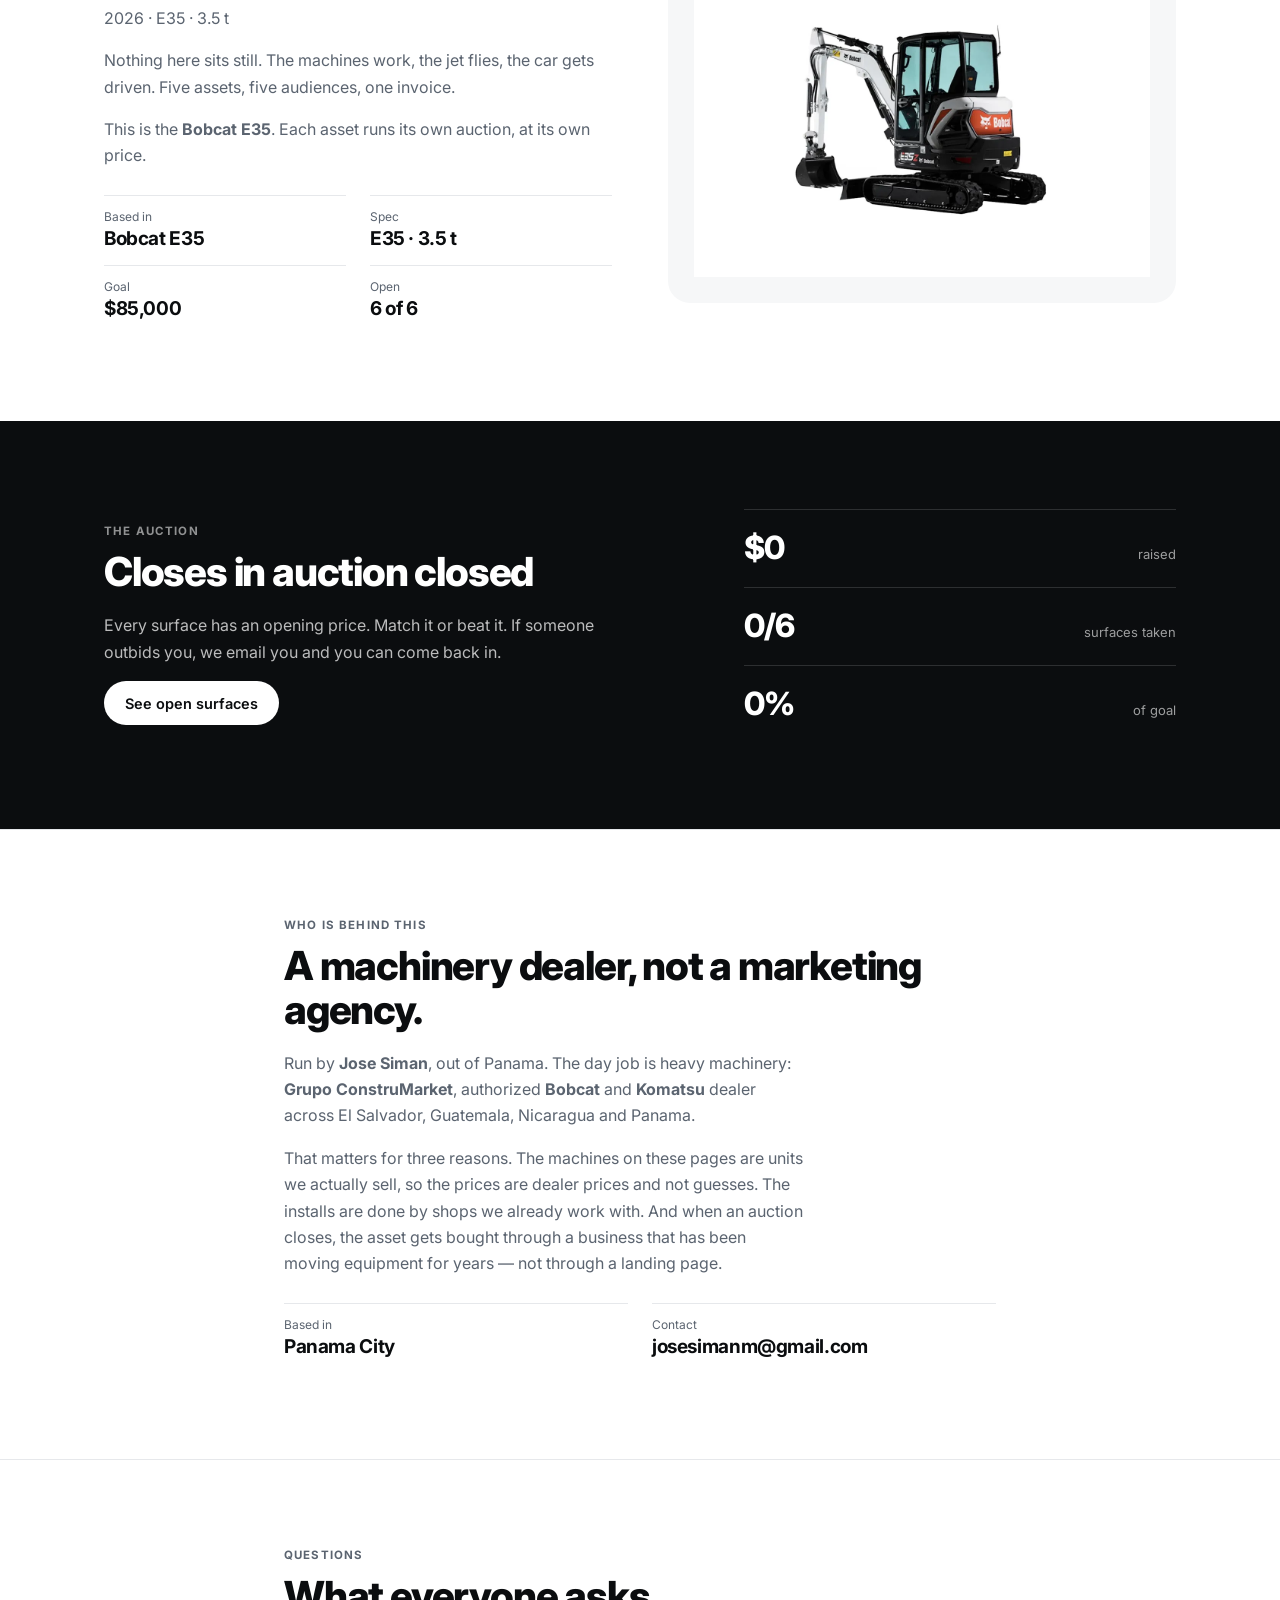
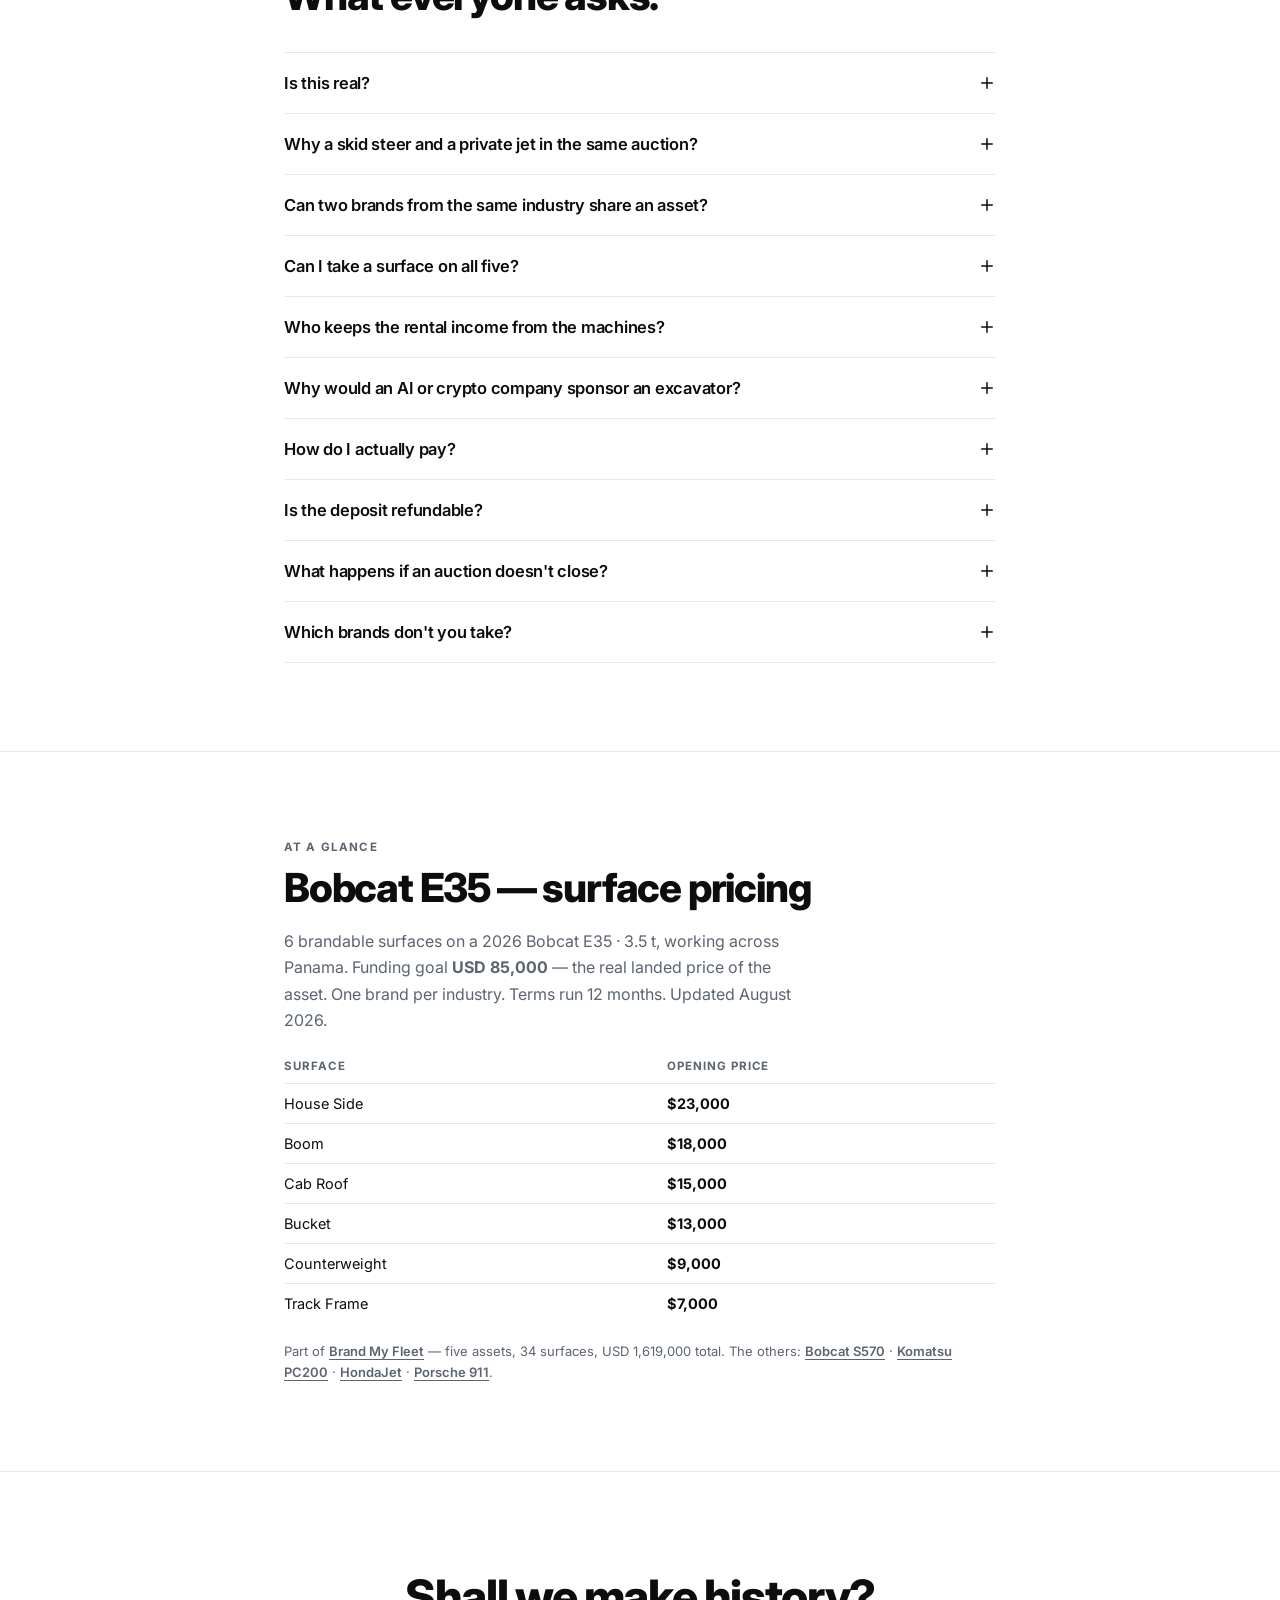
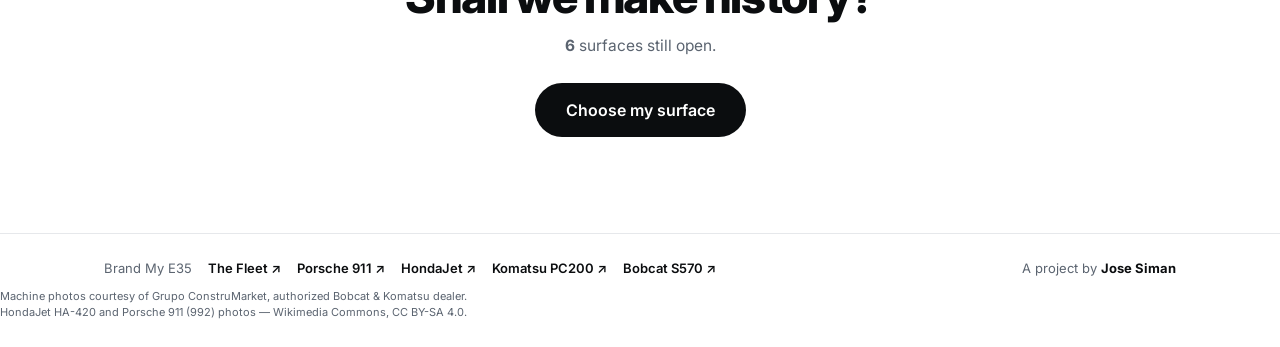
<file: e35.html>
<!DOCTYPE html>
<html lang="en">
<head>
<meta charset="utf-8">
<meta name="viewport" content="width=device-width, initial-scale=1">
<title>Put Your Logo on a Bobcat E35 Mini Excavator — From $7,000 | Brand My Fleet</title>
<meta name="description" content="Six brandable surfaces on a Bobcat E35 mini excavator on real job sites in Panama. Prices from $7,000 to $23,000, all public. One brand per industry, 12 months.">
<meta property="og:title" content="Your brand, on the digger.">
<meta property="og:description" content="Six brandable surfaces on a Bobcat E35 mini excavator on real job sites in Panama. Prices from $7,000 to $23,000, all public. One brand per industry, 12 months.">
<meta property="og:type" content="website">
<link rel="preconnect" href="https://fonts.googleapis.com">
<link rel="preconnect" href="https://fonts.gstatic.com" crossorigin>
<link href="https://fonts.googleapis.com/css2?family=Inter:wght@400;500;600;700;800;900&display=swap" rel="stylesheet">
<link rel="stylesheet" href="assets/styles.css">
<link rel="icon" href="data:image/svg+xml,<svg xmlns='http://www.w3.org/2000/svg' viewBox='0 0 100 100'><text y='.9em' font-size='90'>🏁</text></svg>">
<link rel="canonical" href="https://josesimanm-ui.github.io/brand-my-fleet/e35.html">
<meta property="og:url" content="https://josesimanm-ui.github.io/brand-my-fleet/e35.html">
<meta property="og:image" content="https://josesimanm-ui.github.io/brand-my-fleet/assets/bobcat-e35-og.jpg">
<meta property="og:site_name" content="Brand My Fleet">
<meta name="twitter:card" content="summary_large_image">
<meta name="twitter:title" content="Put Your Logo on a Bobcat E35 Mini Excavator — From $7,000">
<meta name="twitter:description" content="Six brandable surfaces on a Bobcat E35 mini excavator on real job sites in Panama. Prices from $7,000 to $23,000, all public. One brand per industry, 12 months.">
<meta name="twitter:image" content="https://josesimanm-ui.github.io/brand-my-fleet/assets/bobcat-e35-og.jpg">
<link rel="preload" as="image" href="assets/bobcat-e35-og.jpg">
<script type="application/ld+json">{"@context": "https://schema.org", "@type": "Product", "name": "Brand sponsorship \u2014 2026 Bobcat E35 \u00b7 3.5 t (Bobcat E35)", "description": "6 brandable surfaces, one brand per industry, 12 months. Funding goal USD 85,000 \u2014 the real price of the asset.", "image": "https://josesimanm-ui.github.io/brand-my-fleet/assets/bobcat-e35-og.jpg", "brand": {"@type": "Brand", "name": "Brand My Fleet"}, "offers": [{"@type": "Offer", "name": "House Side \u2014 12-month brand placement", "price": "23000", "priceCurrency": "USD", "availability": "https://schema.org/InStock", "url": "https://josesimanm-ui.github.io/brand-my-fleet/e35.html"}, {"@type": "Offer", "name": "Boom \u2014 12-month brand placement", "price": "18000", "priceCurrency": "USD", "availability": "https://schema.org/InStock", "url": "https://josesimanm-ui.github.io/brand-my-fleet/e35.html"}, {"@type": "Offer", "name": "Cab Roof \u2014 12-month brand placement", "price": "15000", "priceCurrency": "USD", "availability": "https://schema.org/InStock", "url": "https://josesimanm-ui.github.io/brand-my-fleet/e35.html"}, {"@type": "Offer", "name": "Bucket \u2014 12-month brand placement", "price": "13000", "priceCurrency": "USD", "availability": "https://schema.org/InStock", "url": "https://josesimanm-ui.github.io/brand-my-fleet/e35.html"}, {"@type": "Offer", "name": "Counterweight \u2014 12-month brand placement", "price": "9000", "priceCurrency": "USD", "availability": "https://schema.org/InStock", "url": "https://josesimanm-ui.github.io/brand-my-fleet/e35.html"}, {"@type": "Offer", "name": "Track Frame \u2014 12-month brand placement", "price": "7000", "priceCurrency": "USD", "availability": "https://schema.org/InStock", "url": "https://josesimanm-ui.github.io/brand-my-fleet/e35.html"}]}</script>
</head>
<body>

<!-- ============ NAV ============ -->
<header class="nav" id="nav">
  <div class="wrap nav__inner">
    <a class="nav__brand" href="#top">
      <svg class="nav__mark" viewBox="0 0 24 24" aria-hidden="true">
        <path d="M2 15.5h20M4.5 15.5c0-1.2.9-2.2 2-2.2s2 1 2 2.2M15.5 15.5c0-1.2.9-2.2 2-2.2s2 1 2 2.2"
              fill="none" stroke="currentColor" stroke-width="1.6" stroke-linecap="round"/>
        <path d="M3 13.2c.4-1.6 1-2.6 1.9-3.1C6.4 9.2 8.7 8.8 12 8.8s5.6.4 7.1 1.3c.9.5 1.5 1.5 1.9 3.1"
              fill="none" stroke="currentColor" stroke-width="1.6" stroke-linejoin="round"/>
      </svg>
      <span id="navBrandName">Brand My Fleet</span>
    </a>

    <nav class="nav__links">
      <a href="#how">How it works</a>
      <a href="#markets">The fleet</a>
      <a href="#funding">The maths</a>
      <a href="#why">Why it works</a>
      <a href="#car">The asset</a>
      <a href="#spots">Surfaces</a>
      <a href="#who">Who we are</a>
      <a href="#faq">FAQ</a>
      <a class="nav__sister" id="sisterLink" href="jet.html">Brand My Jet ↗</a>
    </nav>

    <div class="nav__actions">
      <button class="iconbtn" id="themeBtn" aria-label="Toggle theme" title="Toggle theme">
        <svg viewBox="0 0 24 24" aria-hidden="true"><circle cx="12" cy="12" r="4.2" fill="none" stroke="currentColor" stroke-width="1.7"/><path d="M12 2.6v2.2M12 19.2v2.2M2.6 12h2.2M19.2 12h2.2M5.4 5.4l1.6 1.6M17 17l1.6 1.6M18.6 5.4L17 7M7 17l-1.6 1.6" stroke="currentColor" stroke-width="1.7" stroke-linecap="round"/></svg>
      </button>
      <a class="btn btn--dark" href="#spots">Get a spot</a>
    </div>

    <button class="iconbtn nav__burger" id="burgerBtn" aria-label="Menu">
      <svg viewBox="0 0 24 24" aria-hidden="true"><path d="M4 7h16M4 12h16M4 17h16" stroke="currentColor" stroke-width="1.8" stroke-linecap="round"/></svg>
    </button>
  </div>
  <div class="nav__mobile" id="navMobile">
    <a href="#how">How it works</a>
    <a href="#markets">The fleet</a>
    <a href="#funding">The maths</a>
    <a href="#why">Why it works</a>
    <a href="#car">The asset</a>
    <a href="#spots">Surfaces</a>
    <a href="#faq">FAQ</a>
    <a id="sisterLinkM" href="jet.html">Brand My Jet ↗</a>
    <a class="btn btn--dark" href="#spots">Get a spot</a>
  </div>
</header>

<main id="top">

<!-- ============ HERO ============ -->
<section class="hero">
  <div class="wrap">

    <div class="live">
      <span class="live__dot"></span>
      <span class="live__label">OPEN</span>
      <span class="live__sep">·</span>
      <b id="openNow">—</b>&nbsp;of&nbsp;<b id="totalNow">—</b>&nbsp;surfaces available
      <span class="live__sep">·</span>
      closes&nbsp;<b id="closeShort">—</b>
    </div>

    <h1 class="hero__title" id="heroTitle">Five assets. One auction.</h1>
    <p class="hero__sub" id="heroSub">A Porsche, a jet and three machines.</p>

    <div class="cities" id="cityTabs" role="tablist" aria-label="Choose a city"></div>
    <p class="cities__car"><b id="carLine">—</b></p>

    <div class="raised">
      <div class="raised__row">
        <span class="raised__amount" id="raisedAmount">$0</span>
        <span class="raised__word">raised</span>
        <span class="raised__goal">of <b id="goalAmount">$0</b> goal · <b id="pct">0%</b></span>
      </div>
      <div class="bar"><div class="bar__fill" id="barFill"></div></div>
      <p class="raised__note">
        Auction ends in <b id="countdown">—</b> · You can outbid any open surface
      </p>
    </div>

    <!-- ===== VEHICLE + HOTSPOTS ===== -->
    <div class="stage" id="stage">
      <div class="stage__car" id="carHost">
        
      </div>
    </div>

    <p class="stage__hint" id="stageHint">
      Tap any spot to see it — or <button class="linkbtn" id="tryLogoBtn">upload your logo</button>
      and watch it land on the asset.
    </p>

  </div>
</section>

<!-- ============ HOW IT WORKS ============ -->
<section class="section" id="how">
  <div class="wrap">
    <p class="eyebrow">How it works</p>
    <h2 class="h2">From your logo to the fleet, in four steps.</h2>
    <div class="steps" id="stepsGrid"></div>
  </div>
</section>

<!-- ============ MARKETS ============ -->
<section class="section" id="markets">
  <div class="wrap">
    <p class="eyebrow">The markets</p>
    <h2 class="h2" id="marketsTitle">The fleet.</h2>
    <p class="lead" id="marketsLead">
      Five assets, from a USD 65,000 skid steer to a USD 3.5M jet. Each funds itself.
      Take one surface on all five and you own a category across the entire fleet.
    </p>
    <div class="markets" id="marketsGrid"></div>
  </div>
</section>

<!-- ============ WHERE THE MONEY GOES ============ -->
<section class="section section--alt" id="funding">
  <div class="wrap">
    <p class="eyebrow">The maths</p>
    <h2 class="h2" id="fundTitle">—</h2>
    <p class="lead" id="fundLead"></p>

    <div class="fund">
      <div class="fund__board">
        <div class="fund__row"><span id="fundAssetLabel">Asset</span><b id="fundAsset">$0</b></div>
        <div class="fund__row"><span>Raised so far</span><b class="is-green" id="fundRaised">$0</b></div>
        <div class="fund__row fund__row--total"><span>Still to go</span><b id="fundGap">$0</b></div>
        <div class="fund__row fund__rent" id="fundRent" hidden><span>Then it rents for</span><b id="fundRentVal">—</b></div>
        <div class="fund__row fund__rent" id="fundRent2" hidden><span>Gross rental payback <em>(before operating costs)</em></span><b id="fundPayback">—</b></div>
        <div class="bar"><div class="bar__fill" id="fundBar"></div></div>
        <p class="fund__note" id="fundNote"></p>
      </div>
      <dl class="fund__rows" id="fundRows"></dl>
    </div>
  </div>
</section>

<!-- ============ WHY IT WORKS ============ -->
<section class="section" id="why">
  <div class="wrap">
    <p class="eyebrow">The model</p>
    <h2 class="h2" id="engineTitle">—</h2>
    <p class="lead" id="engineLead"></p>
    <div class="engine" id="engineGrid"></div>
  </div>
</section>

<!-- ============ SPOTS ============ -->
<section class="section section--alt" id="spots">
  <div class="wrap">
    <p class="eyebrow">Surfaces</p>
    <h2 class="h2"><span id="spotsCity">—</span>. <span class="muted" id="openCount"></span></h2>
    <p class="lead">One brand per industry, per asset. Whoever takes it locks their competition out.</p>
    <div class="spots" id="spotsGrid"></div>
  </div>
</section>

<!-- ============ THE CAR ============ -->
<section class="section" id="car">
  <div class="wrap car2">
    <div>
      <p class="eyebrow" id="carEyebrow">The asset</p>
      <h2 class="h2" id="carTitle">Asset</h2>
      <p class="lead" id="carTrim"></p>
      <p class="lead" id="carBlurb">
        Nothing here sits still. The machines work, the jet flies, the car gets driven.
        Five assets, five audiences, one invoice.
      </p>
      <p class="lead">This is the <b id="carCityName">—</b>. Each asset runs its own auction, at its own price.</p>
      <dl class="specs" id="specsList"></dl>
    </div>
    <div class="car2__art" id="carMini"></div>
  </div>
</section>

<!-- ============ AUCTION ============ -->
<section class="section section--dark" id="auction">
  <div class="wrap auction">
    <div>
      <p class="eyebrow eyebrow--light">The auction</p>
      <h2 class="h2 h2--light">Closes in <span id="countdown2">—</span></h2>
      <p class="lead lead--light">
        Every surface has an opening price. Match it or beat it. If someone outbids you,
        we email you and you can come back in.
      </p>
      <a class="btn btn--light" href="#spots">See open surfaces</a>
    </div>
    <div class="auction__stats">
      <div class="stat"><span class="stat__k" id="statRaised">$0</span><span class="stat__l">raised</span></div>
      <div class="stat"><span class="stat__k" id="statSold">0/0</span><span class="stat__l">surfaces taken</span></div>
      <div class="stat"><span class="stat__k" id="statPct">0%</span><span class="stat__l">of goal</span></div>
    </div>
  </div>
</section>


<!-- ============ WHO IS BEHIND THIS ============ -->
<section class="section" id="who">
  <div class="wrap wrap--narrow">
    <p class="eyebrow">Who is behind this</p>
    <h2 class="h2">A machinery dealer, not a marketing agency.</h2>
    <p class="lead">
      Run by <b>Jose Siman</b>, out of Panama. The day job is heavy machinery:
      <b>Grupo ConstruMarket</b>, authorized <b>Bobcat</b> and <b>Komatsu</b> dealer across
      El Salvador, Guatemala, Nicaragua and Panama.
    </p>
    <p class="lead">
      That matters for three reasons. The machines on these pages are units we actually
      sell, so the prices are dealer prices and not guesses. The installs are done by shops
      we already work with. And when an auction closes, the asset gets bought through a
      business that has been moving equipment for years — not through a landing page.
    </p>
    <dl class="specs">
      <div><dt>Based in</dt><dd>Panama City</dd></div>
      <div><dt>Contact</dt><dd>josesimanm@gmail.com</dd></div>
    </dl>
  </div>
</section>

<!-- ============ FAQ ============ -->
<section class="section" id="faq">
  <div class="wrap wrap--narrow">
    <p class="eyebrow">Questions</p>
    <h2 class="h2">What everyone asks.</h2>
    <div class="faq" id="faqList"></div>
  </div>
</section>


<!-- static, crawlable summary (SEO/GEO) -->
<section class="section" id="glance">
  <div class="wrap wrap--narrow">
    <p class="eyebrow">At a glance</p>
    <h2 class="h2">Bobcat E35 — surface pricing</h2>
    <p class="lead">6 brandable surfaces on a 2026 Bobcat E35 · 3.5 t, working across Panama. Funding goal <b>USD 85,000</b> — the real landed price of the asset. One brand per industry. Terms run 12 months. Updated August 2026.</p>
    <table class="glance">
      <thead><tr><th>Surface</th><th>Opening price</th></tr></thead>
      <tbody>
      <tr><td>House Side</td><td>$23,000</td></tr>
      <tr><td>Boom</td><td>$18,000</td></tr>
      <tr><td>Cab Roof</td><td>$15,000</td></tr>
      <tr><td>Bucket</td><td>$13,000</td></tr>
      <tr><td>Counterweight</td><td>$9,000</td></tr>
      <tr><td>Track Frame</td><td>$7,000</td></tr>
      </tbody>
    </table>
    <p class="glance__note">Part of <a href="index.html">Brand My Fleet</a> — five assets, 34 surfaces, USD 1,619,000 total. The others: <a href="s570.html">Bobcat S570</a> · <a href="pc200.html">Komatsu PC200</a> · <a href="hondajet.html">HondaJet</a> · <a href="911.html">Porsche 911</a>.</p>
  </div>
</section>

<!-- ============ CTA ============ -->
<section class="cta">
  <div class="wrap">
    <h2 class="cta__title">Shall we make history?</h2>
    <p class="cta__sub"><b id="openCount2">—</b> surfaces still open.</p>
    <a class="btn btn--dark btn--lg" href="#spots">Choose my surface</a>
  </div>
</section>

</main>

<footer class="foot">
  <div class="wrap foot__inner">
    <span id="footBrand">Brand My Fleet</span>
    <a class="foot__sister" id="sisterLinkF" href="jet.html">Brand My Jet ↗</a>
    <span class="foot__by">A project by <b id="footOwner"></b></span>
    <a id="footIg" class="foot__ig" href="#" hidden>Instagram</a>
  </div>
</footer>

<!-- ============ MODAL ============ -->
<div class="modal" id="modal" hidden>
  <div class="modal__backdrop" data-close></div>
  <div class="modal__card" role="dialog" aria-modal="true" aria-labelledby="mTitle">
    <button class="modal__x" data-close aria-label="Close">
      <svg viewBox="0 0 24 24"><path d="M6 6l12 12M18 6L6 18" stroke="currentColor" stroke-width="2" stroke-linecap="round"/></svg>
    </button>
    <p class="modal__eyebrow" id="mEyebrow">Open surface</p>
    <h3 class="modal__title" id="mTitle">—</h3>
    <p class="modal__price"><b id="mPrice">—</b> <span>opening price · 12 months</span></p>

    <form id="mForm" class="form">
      <!-- LOGO UPLOAD: previews live on the vehicle -->
      <div class="drop" id="drop">
        <input type="file" id="logoInput" accept="image/png,image/jpeg,image/svg+xml,image/webp" hidden>
        <div class="drop__preview" id="dropPreview" hidden><img id="dropImg" alt="Your logo"></div>
        <div class="drop__empty" id="dropEmpty">
          <svg viewBox="0 0 24 24" class="drop__ico"><path d="M12 16V4m0 0L7.5 8.5M12 4l4.5 4.5M4 16v2.5A1.5 1.5 0 0 0 5.5 20h13a1.5 1.5 0 0 0 1.5-1.5V16" fill="none" stroke="currentColor" stroke-width="1.7" stroke-linecap="round" stroke-linejoin="round"/></svg>
          <b>Upload your logo</b>
          <span>PNG, SVG or JPG — see it on the asset instantly</span>
        </div>
        <button type="button" class="drop__clear" id="dropClear" hidden>Remove</button>
      </div>

      <label>Your brand<input name="brand" required placeholder="Company name"></label>
      <label>Industry <span class="form__hint">— one brand per industry, per asset</span>
        <input name="industry" required placeholder="Banking, telco, beer, retail…"></label>
      <label>Your name<input name="name" required placeholder="Who's writing"></label>
      <label>Email<input name="email" type="email" required placeholder="you@company.com"></label>
      <label>Your offer (USD) <span class="form__hint">— match or beat the opening price</span>
        <input name="bid" id="mBid" type="number" min="0" step="100" required></label>
      <div class="deposit">
        <div class="deposit__row"><span>Reservation deposit (5%)</span><b id="mDeposit">—</b></div>
        <div class="deposit__row"><span>Balance on signature</span><b id="mBalance">—</b></div>
        <p class="deposit__note">The deposit holds this surface for 14 days while we agree
        terms. Balance is paid by bank transfer against a signed contract and an invoice —
        no card fees on either side. Deposit is fully refunded if the auction doesn't close.</p>
      </div>
      <button class="btn btn--dark btn--full" type="submit">Reserve this surface</button>
      <p class="form__note">Nothing is charged here. We reply within 24h with the contract
      and wire instructions.</p>
    </form>

    <div id="mSold" class="sold" hidden>
      <p>This surface is taken by <b id="mSoldBrand"></b>.</p>
      <p class="sold__note">Join the waiting list and we'll tell you the moment it frees up.</p>
      <a class="btn btn--dark btn--full" id="mWait" href="#">Join the waiting list</a>
    </div>
  </div>
</div>

<script src="config.fleet.js"></script>
<script>
/* página individual: un solo asset del fleet */
(function () {
  var S = window.SITE, id = "e35";
  window.FLEET_SOLO = true;
  S.markets = S.markets.filter(function (m) { return m.id === id; });
  var P = (window.FLEET_PAGES || {})[id] || {};
  if (P.title) S.hero.title = P.title;
  if (P.sub) S.hero.sub = P.sub;
  S.site.name = "Brand My E35";
  S.site.sisters = [{ label: "The Fleet", href: "index.html" }, { label: "Bobcat S570", href: "s570.html" }, { label: "Komatsu PC200", href: "pc200.html" }, { label: "HondaJet", href: "hondajet.html" }, { label: "Porsche 911", href: "911.html" }];
})();
</script>
<script src="assets/app.js"></script>
</body>
</html>
</file>
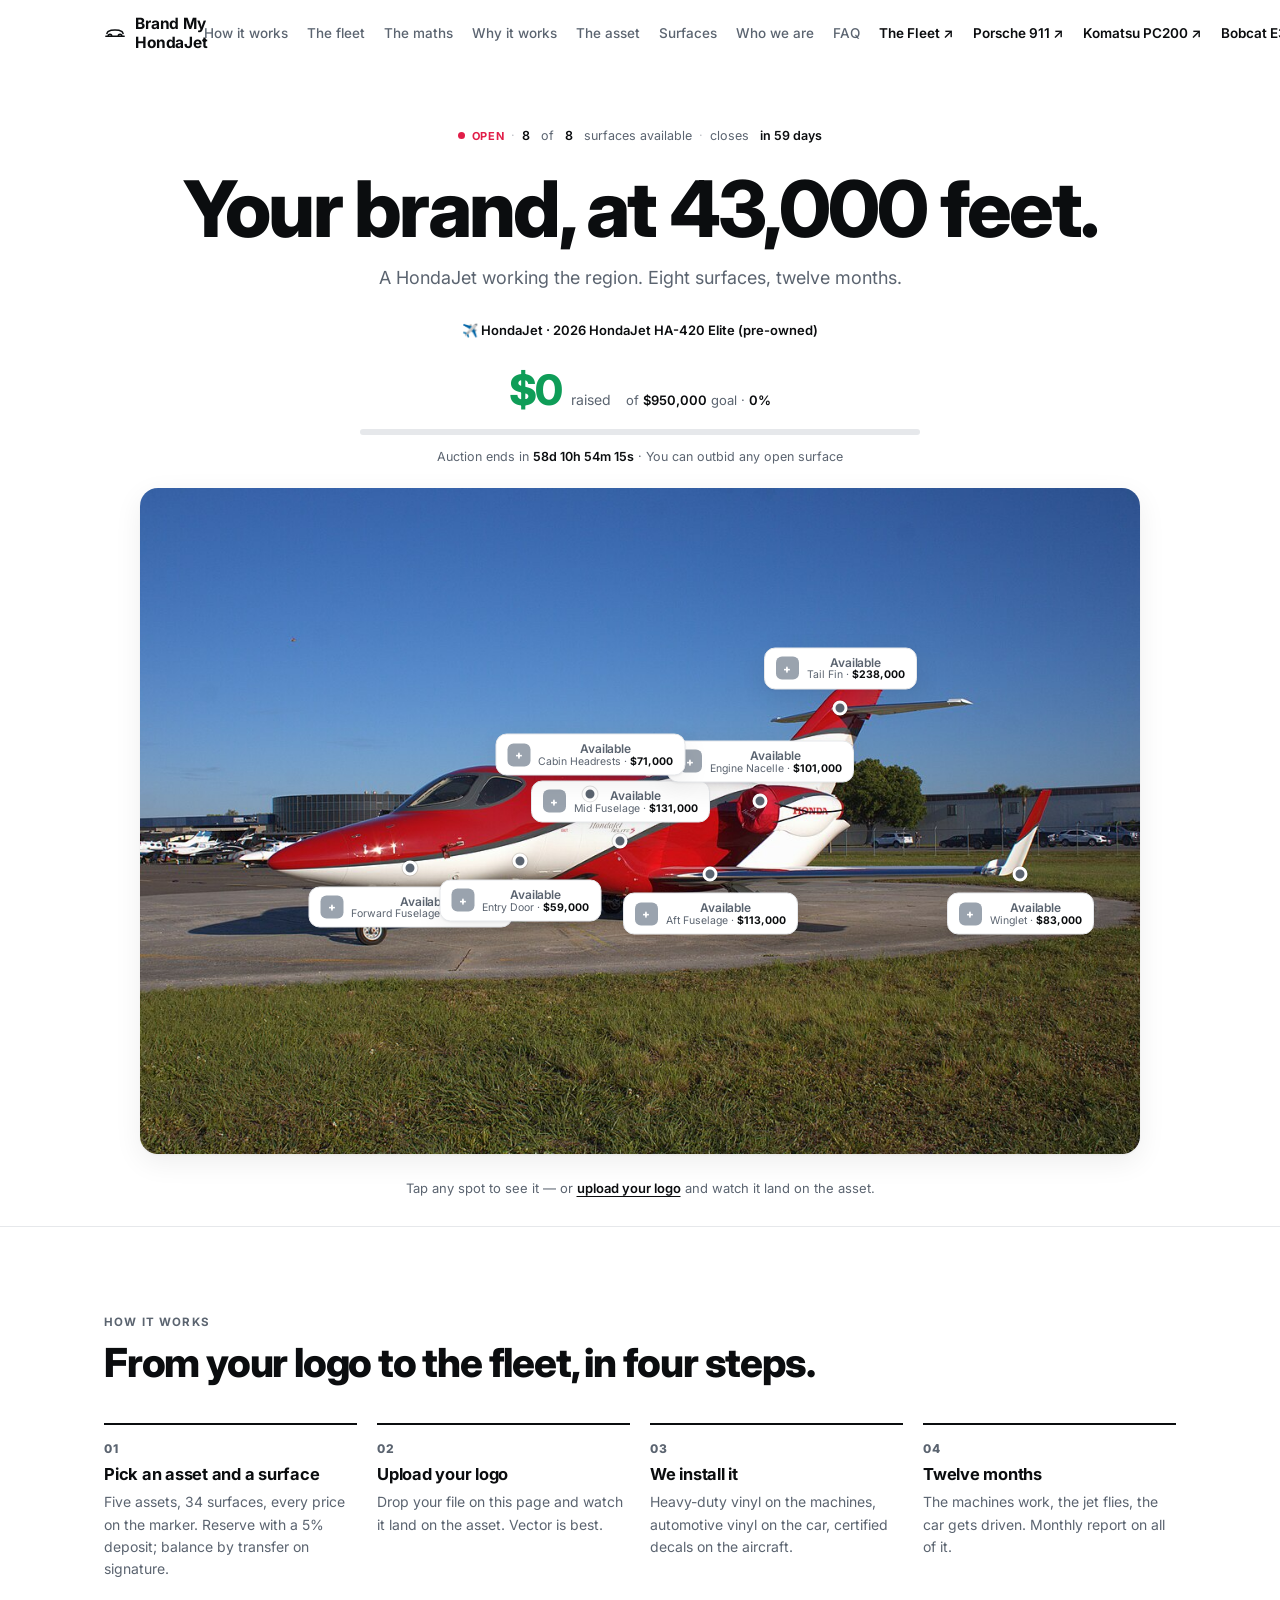
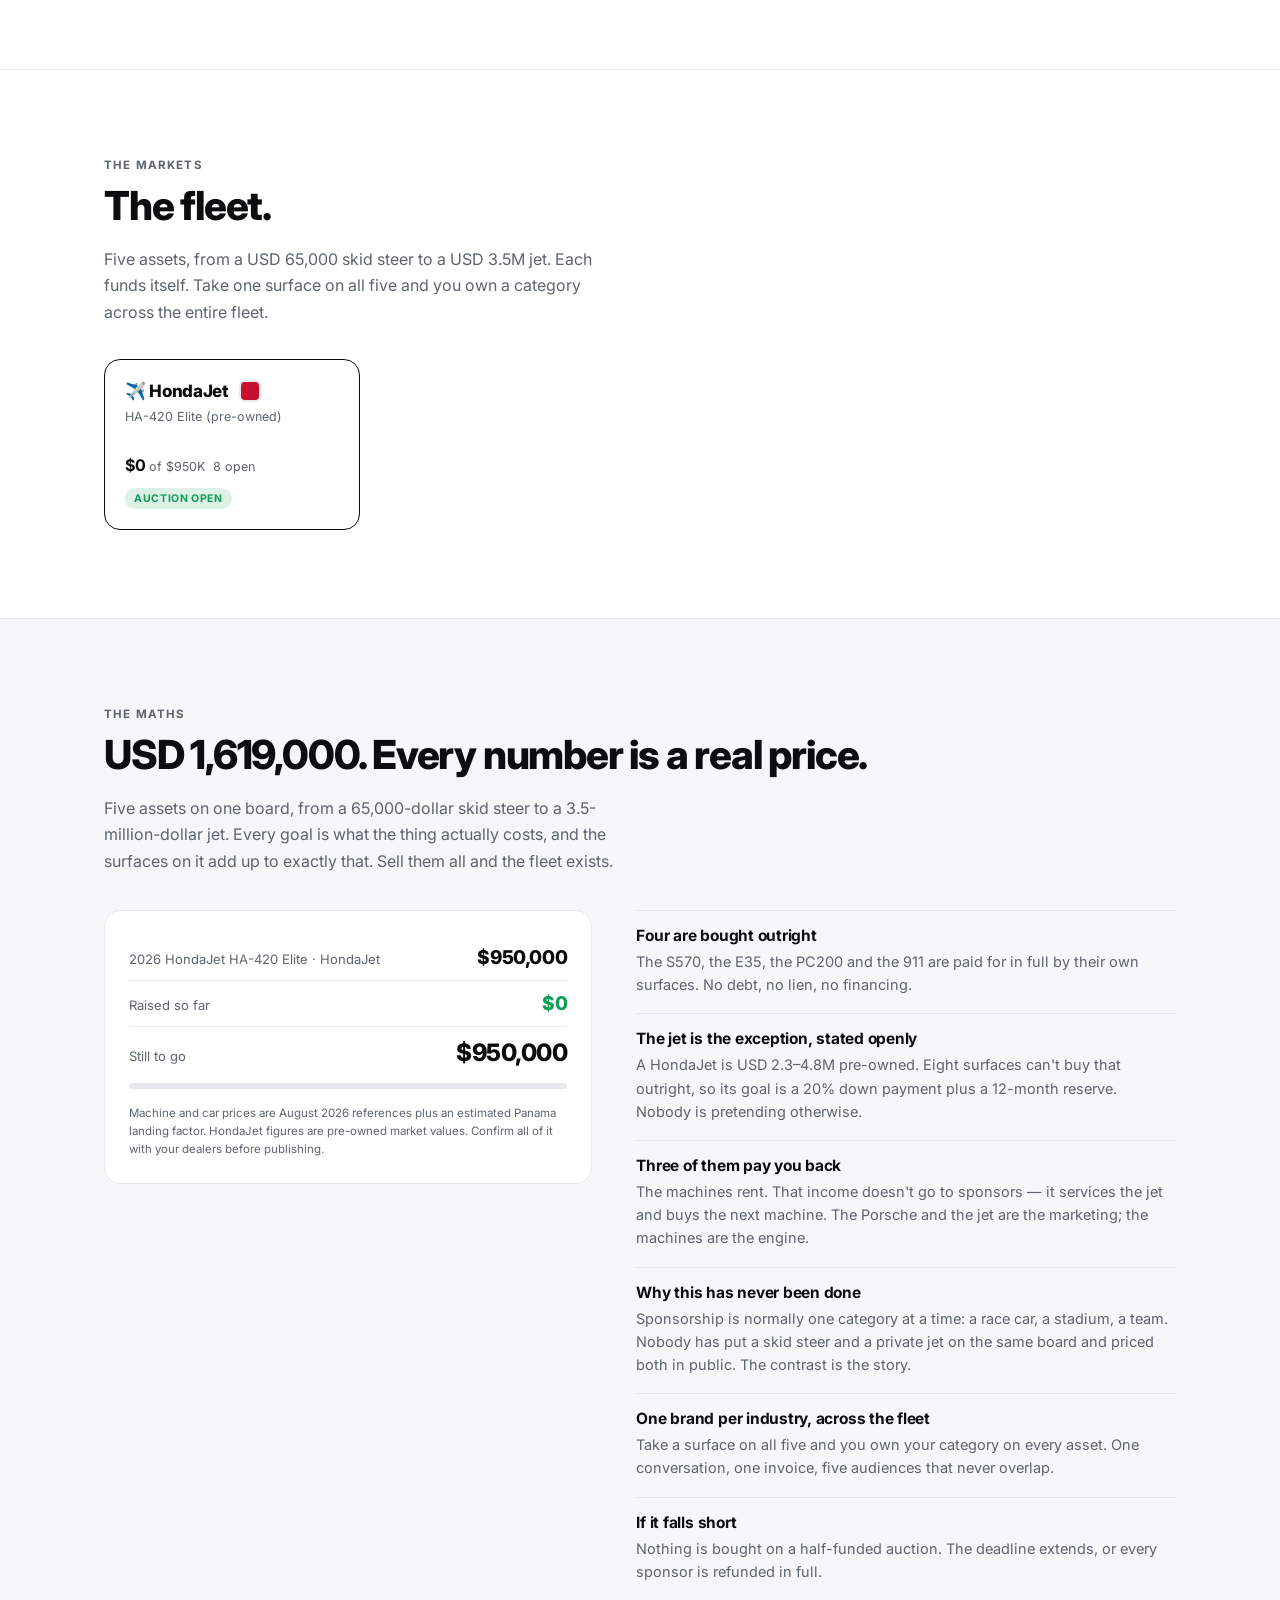
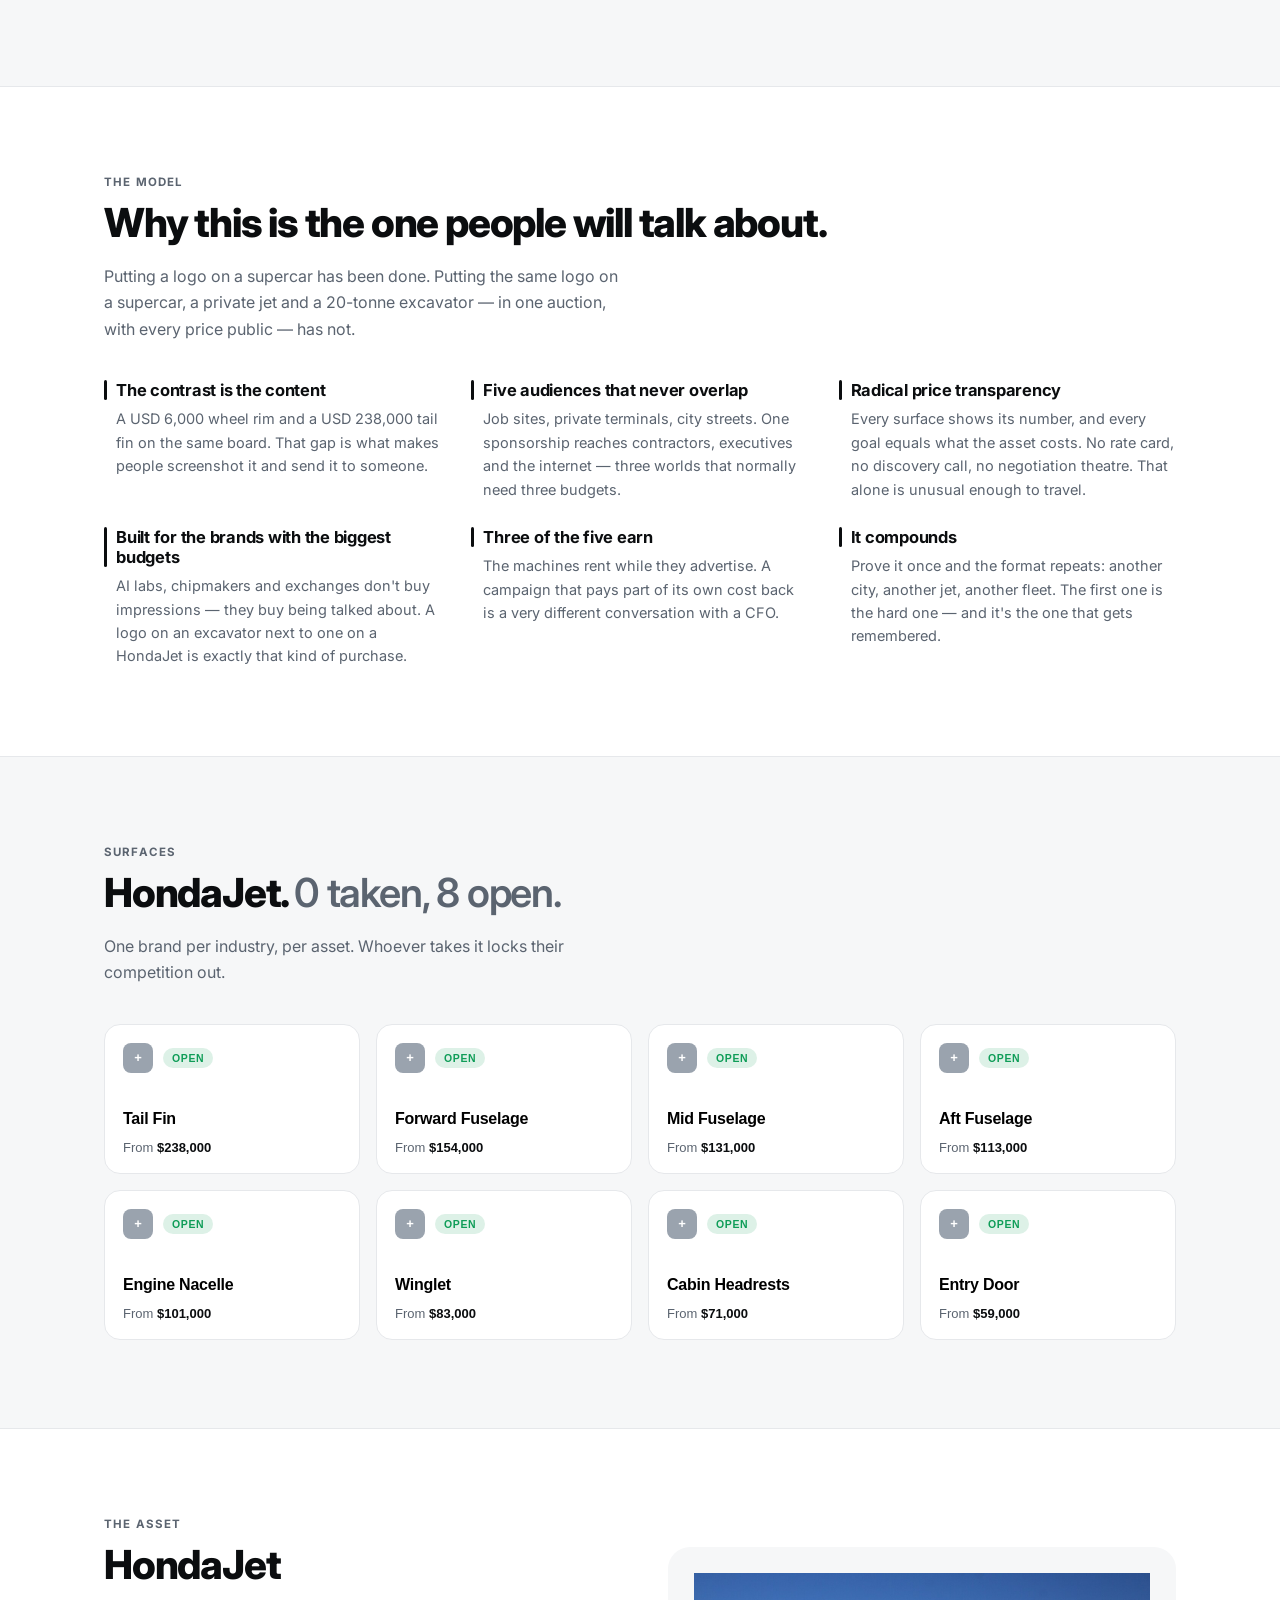
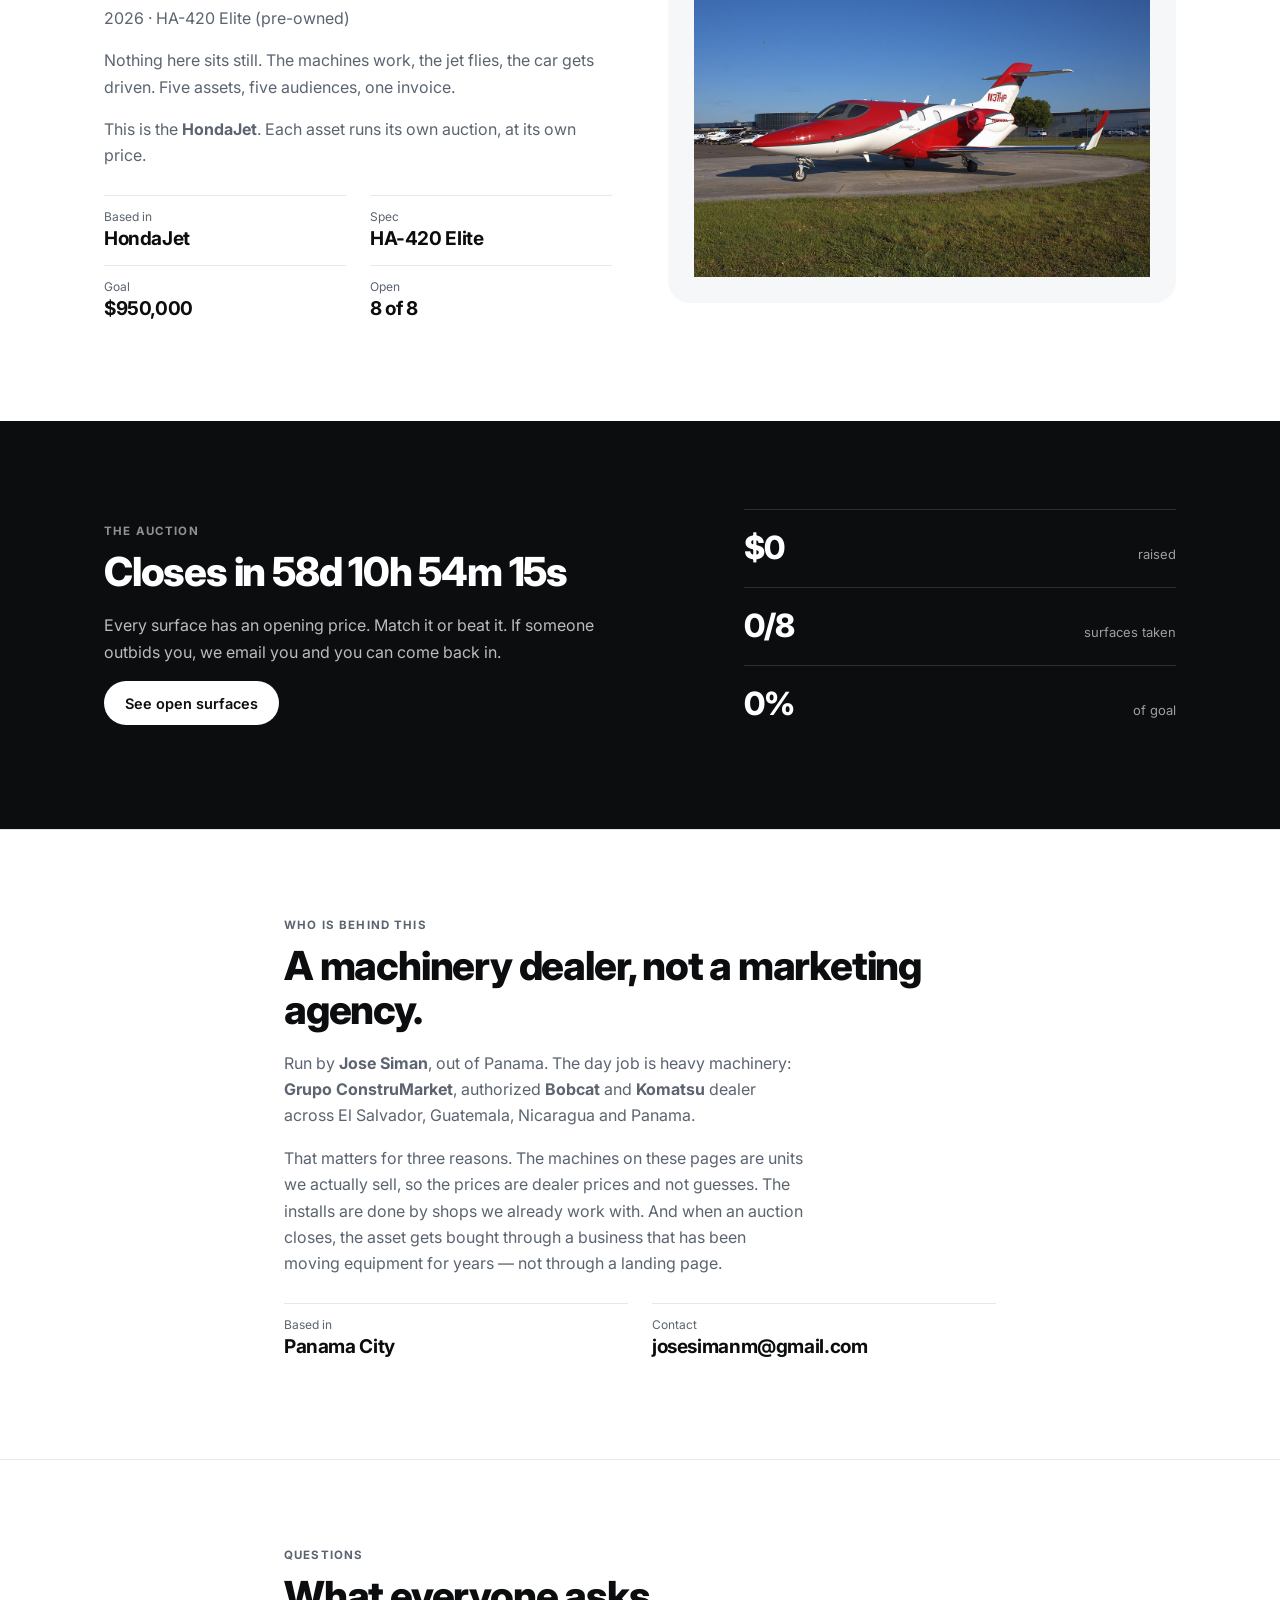
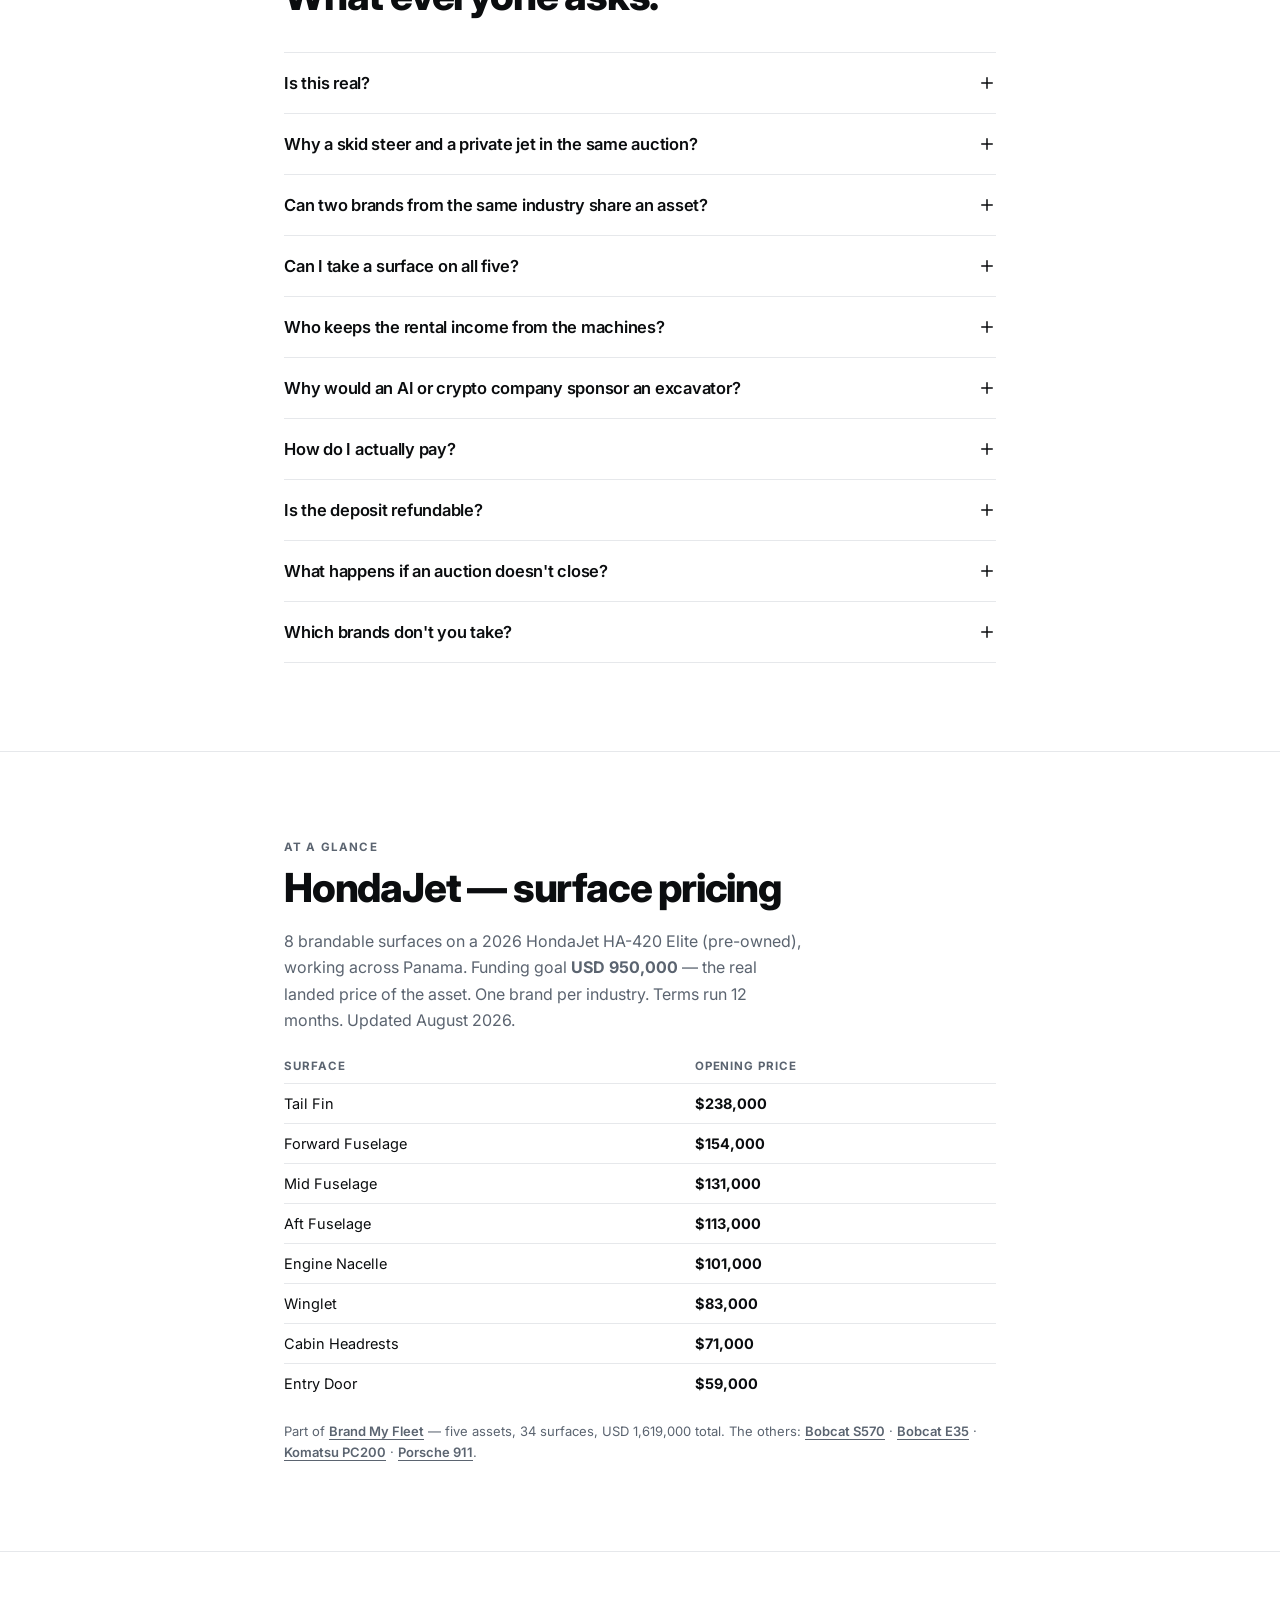
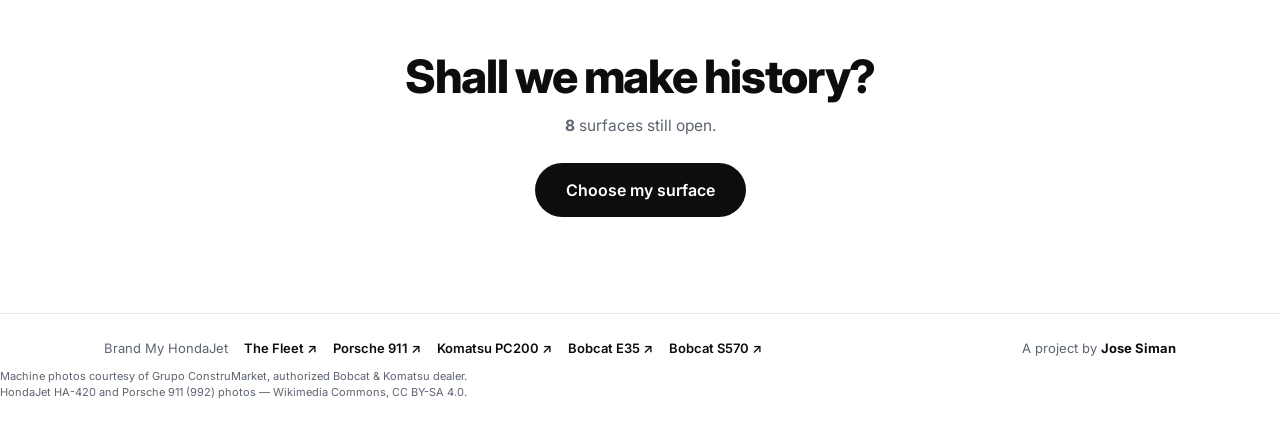
<file: hondajet.html>
<!DOCTYPE html>
<html lang="en">
<head>
<meta charset="utf-8">
<meta name="viewport" content="width=device-width, initial-scale=1">
<title>Put Your Logo on a HondaJet — Tail Fin to Headrests, From $59,000 | Brand My Fleet</title>
<meta name="description" content="Eight brandable surfaces on a HondaJet HA-420 working Panama, Bogota and Miami. Tail fin $238,000, entry door $59,000 — every price public. 12 months in the air.">
<meta property="og:title" content="Your brand, at 43,000 feet.">
<meta property="og:description" content="Eight brandable surfaces on a HondaJet HA-420 working Panama, Bogota and Miami. Tail fin $238,000, entry door $59,000 — every price public. 12 months in the air.">
<meta property="og:type" content="website">
<link rel="preconnect" href="https://fonts.googleapis.com">
<link rel="preconnect" href="https://fonts.gstatic.com" crossorigin>
<link href="https://fonts.googleapis.com/css2?family=Inter:wght@400;500;600;700;800;900&display=swap" rel="stylesheet">
<link rel="stylesheet" href="assets/styles.css">
<link rel="icon" href="data:image/svg+xml,<svg xmlns='http://www.w3.org/2000/svg' viewBox='0 0 100 100'><text y='.9em' font-size='90'>🏁</text></svg>">
<link rel="canonical" href="https://josesimanm-ui.github.io/brand-my-fleet/hondajet.html">
<meta property="og:url" content="https://josesimanm-ui.github.io/brand-my-fleet/hondajet.html">
<meta property="og:image" content="https://josesimanm-ui.github.io/brand-my-fleet/assets/hondajet.jpg">
<meta property="og:site_name" content="Brand My Fleet">
<meta name="twitter:card" content="summary_large_image">
<meta name="twitter:title" content="Put Your Logo on a HondaJet — Tail Fin to Headrests, From $59,000">
<meta name="twitter:description" content="Eight brandable surfaces on a HondaJet HA-420 working Panama, Bogota and Miami. Tail fin $238,000, entry door $59,000 — every price public. 12 months in the air.">
<meta name="twitter:image" content="https://josesimanm-ui.github.io/brand-my-fleet/assets/hondajet.jpg">
<link rel="preload" as="image" href="assets/hondajet.jpg">
<script type="application/ld+json">{"@context": "https://schema.org", "@type": "Product", "name": "Brand sponsorship \u2014 2026 HondaJet HA-420 Elite (pre-owned) (HondaJet)", "description": "8 brandable surfaces, one brand per industry, 12 months. Funding goal USD 950,000 \u2014 the real price of the asset.", "image": "https://josesimanm-ui.github.io/brand-my-fleet/assets/hondajet.jpg", "brand": {"@type": "Brand", "name": "Brand My Fleet"}, "offers": [{"@type": "Offer", "name": "Tail Fin \u2014 12-month brand placement", "price": "238000", "priceCurrency": "USD", "availability": "https://schema.org/InStock", "url": "https://josesimanm-ui.github.io/brand-my-fleet/hondajet.html"}, {"@type": "Offer", "name": "Forward Fuselage \u2014 12-month brand placement", "price": "154000", "priceCurrency": "USD", "availability": "https://schema.org/InStock", "url": "https://josesimanm-ui.github.io/brand-my-fleet/hondajet.html"}, {"@type": "Offer", "name": "Mid Fuselage \u2014 12-month brand placement", "price": "131000", "priceCurrency": "USD", "availability": "https://schema.org/InStock", "url": "https://josesimanm-ui.github.io/brand-my-fleet/hondajet.html"}, {"@type": "Offer", "name": "Aft Fuselage \u2014 12-month brand placement", "price": "113000", "priceCurrency": "USD", "availability": "https://schema.org/InStock", "url": "https://josesimanm-ui.github.io/brand-my-fleet/hondajet.html"}, {"@type": "Offer", "name": "Engine Nacelle \u2014 12-month brand placement", "price": "101000", "priceCurrency": "USD", "availability": "https://schema.org/InStock", "url": "https://josesimanm-ui.github.io/brand-my-fleet/hondajet.html"}, {"@type": "Offer", "name": "Winglet \u2014 12-month brand placement", "price": "83000", "priceCurrency": "USD", "availability": "https://schema.org/InStock", "url": "https://josesimanm-ui.github.io/brand-my-fleet/hondajet.html"}, {"@type": "Offer", "name": "Cabin Headrests \u2014 12-month brand placement", "price": "71000", "priceCurrency": "USD", "availability": "https://schema.org/InStock", "url": "https://josesimanm-ui.github.io/brand-my-fleet/hondajet.html"}, {"@type": "Offer", "name": "Entry Door \u2014 12-month brand placement", "price": "59000", "priceCurrency": "USD", "availability": "https://schema.org/InStock", "url": "https://josesimanm-ui.github.io/brand-my-fleet/hondajet.html"}]}</script>
</head>
<body>

<!-- ============ NAV ============ -->
<header class="nav" id="nav">
  <div class="wrap nav__inner">
    <a class="nav__brand" href="#top">
      <svg class="nav__mark" viewBox="0 0 24 24" aria-hidden="true">
        <path d="M2 15.5h20M4.5 15.5c0-1.2.9-2.2 2-2.2s2 1 2 2.2M15.5 15.5c0-1.2.9-2.2 2-2.2s2 1 2 2.2"
              fill="none" stroke="currentColor" stroke-width="1.6" stroke-linecap="round"/>
        <path d="M3 13.2c.4-1.6 1-2.6 1.9-3.1C6.4 9.2 8.7 8.8 12 8.8s5.6.4 7.1 1.3c.9.5 1.5 1.5 1.9 3.1"
              fill="none" stroke="currentColor" stroke-width="1.6" stroke-linejoin="round"/>
      </svg>
      <span id="navBrandName">Brand My Fleet</span>
    </a>

    <nav class="nav__links">
      <a href="#how">How it works</a>
      <a href="#markets">The fleet</a>
      <a href="#funding">The maths</a>
      <a href="#why">Why it works</a>
      <a href="#car">The asset</a>
      <a href="#spots">Surfaces</a>
      <a href="#who">Who we are</a>
      <a href="#faq">FAQ</a>
      <a class="nav__sister" id="sisterLink" href="jet.html">Brand My Jet ↗</a>
    </nav>

    <div class="nav__actions">
      <button class="iconbtn" id="themeBtn" aria-label="Toggle theme" title="Toggle theme">
        <svg viewBox="0 0 24 24" aria-hidden="true"><circle cx="12" cy="12" r="4.2" fill="none" stroke="currentColor" stroke-width="1.7"/><path d="M12 2.6v2.2M12 19.2v2.2M2.6 12h2.2M19.2 12h2.2M5.4 5.4l1.6 1.6M17 17l1.6 1.6M18.6 5.4L17 7M7 17l-1.6 1.6" stroke="currentColor" stroke-width="1.7" stroke-linecap="round"/></svg>
      </button>
      <a class="btn btn--dark" href="#spots">Get a spot</a>
    </div>

    <button class="iconbtn nav__burger" id="burgerBtn" aria-label="Menu">
      <svg viewBox="0 0 24 24" aria-hidden="true"><path d="M4 7h16M4 12h16M4 17h16" stroke="currentColor" stroke-width="1.8" stroke-linecap="round"/></svg>
    </button>
  </div>
  <div class="nav__mobile" id="navMobile">
    <a href="#how">How it works</a>
    <a href="#markets">The fleet</a>
    <a href="#funding">The maths</a>
    <a href="#why">Why it works</a>
    <a href="#car">The asset</a>
    <a href="#spots">Surfaces</a>
    <a href="#faq">FAQ</a>
    <a id="sisterLinkM" href="jet.html">Brand My Jet ↗</a>
    <a class="btn btn--dark" href="#spots">Get a spot</a>
  </div>
</header>

<main id="top">

<!-- ============ HERO ============ -->
<section class="hero">
  <div class="wrap">

    <div class="live">
      <span class="live__dot"></span>
      <span class="live__label">OPEN</span>
      <span class="live__sep">·</span>
      <b id="openNow">—</b>&nbsp;of&nbsp;<b id="totalNow">—</b>&nbsp;surfaces available
      <span class="live__sep">·</span>
      closes&nbsp;<b id="closeShort">—</b>
    </div>

    <h1 class="hero__title" id="heroTitle">Five assets. One auction.</h1>
    <p class="hero__sub" id="heroSub">A Porsche, a jet and three machines.</p>

    <div class="cities" id="cityTabs" role="tablist" aria-label="Choose a city"></div>
    <p class="cities__car"><b id="carLine">—</b></p>

    <div class="raised">
      <div class="raised__row">
        <span class="raised__amount" id="raisedAmount">$0</span>
        <span class="raised__word">raised</span>
        <span class="raised__goal">of <b id="goalAmount">$0</b> goal · <b id="pct">0%</b></span>
      </div>
      <div class="bar"><div class="bar__fill" id="barFill"></div></div>
      <p class="raised__note">
        Auction ends in <b id="countdown">—</b> · You can outbid any open surface
      </p>
    </div>

    <!-- ===== VEHICLE + HOTSPOTS ===== -->
    <div class="stage" id="stage">
      <div class="stage__car" id="carHost">
        
      </div>
    </div>

    <p class="stage__hint" id="stageHint">
      Tap any spot to see it — or <button class="linkbtn" id="tryLogoBtn">upload your logo</button>
      and watch it land on the asset.
    </p>

  </div>
</section>

<!-- ============ HOW IT WORKS ============ -->
<section class="section" id="how">
  <div class="wrap">
    <p class="eyebrow">How it works</p>
    <h2 class="h2">From your logo to the fleet, in four steps.</h2>
    <div class="steps" id="stepsGrid"></div>
  </div>
</section>

<!-- ============ MARKETS ============ -->
<section class="section" id="markets">
  <div class="wrap">
    <p class="eyebrow">The markets</p>
    <h2 class="h2" id="marketsTitle">The fleet.</h2>
    <p class="lead" id="marketsLead">
      Five assets, from a USD 65,000 skid steer to a USD 3.5M jet. Each funds itself.
      Take one surface on all five and you own a category across the entire fleet.
    </p>
    <div class="markets" id="marketsGrid"></div>
  </div>
</section>

<!-- ============ WHERE THE MONEY GOES ============ -->
<section class="section section--alt" id="funding">
  <div class="wrap">
    <p class="eyebrow">The maths</p>
    <h2 class="h2" id="fundTitle">—</h2>
    <p class="lead" id="fundLead"></p>

    <div class="fund">
      <div class="fund__board">
        <div class="fund__row"><span id="fundAssetLabel">Asset</span><b id="fundAsset">$0</b></div>
        <div class="fund__row"><span>Raised so far</span><b class="is-green" id="fundRaised">$0</b></div>
        <div class="fund__row fund__row--total"><span>Still to go</span><b id="fundGap">$0</b></div>
        <div class="fund__row fund__rent" id="fundRent" hidden><span>Then it rents for</span><b id="fundRentVal">—</b></div>
        <div class="fund__row fund__rent" id="fundRent2" hidden><span>Gross rental payback <em>(before operating costs)</em></span><b id="fundPayback">—</b></div>
        <div class="bar"><div class="bar__fill" id="fundBar"></div></div>
        <p class="fund__note" id="fundNote"></p>
      </div>
      <dl class="fund__rows" id="fundRows"></dl>
    </div>
  </div>
</section>

<!-- ============ WHY IT WORKS ============ -->
<section class="section" id="why">
  <div class="wrap">
    <p class="eyebrow">The model</p>
    <h2 class="h2" id="engineTitle">—</h2>
    <p class="lead" id="engineLead"></p>
    <div class="engine" id="engineGrid"></div>
  </div>
</section>

<!-- ============ SPOTS ============ -->
<section class="section section--alt" id="spots">
  <div class="wrap">
    <p class="eyebrow">Surfaces</p>
    <h2 class="h2"><span id="spotsCity">—</span>. <span class="muted" id="openCount"></span></h2>
    <p class="lead">One brand per industry, per asset. Whoever takes it locks their competition out.</p>
    <div class="spots" id="spotsGrid"></div>
  </div>
</section>

<!-- ============ THE CAR ============ -->
<section class="section" id="car">
  <div class="wrap car2">
    <div>
      <p class="eyebrow" id="carEyebrow">The asset</p>
      <h2 class="h2" id="carTitle">Asset</h2>
      <p class="lead" id="carTrim"></p>
      <p class="lead" id="carBlurb">
        Nothing here sits still. The machines work, the jet flies, the car gets driven.
        Five assets, five audiences, one invoice.
      </p>
      <p class="lead">This is the <b id="carCityName">—</b>. Each asset runs its own auction, at its own price.</p>
      <dl class="specs" id="specsList"></dl>
    </div>
    <div class="car2__art" id="carMini"></div>
  </div>
</section>

<!-- ============ AUCTION ============ -->
<section class="section section--dark" id="auction">
  <div class="wrap auction">
    <div>
      <p class="eyebrow eyebrow--light">The auction</p>
      <h2 class="h2 h2--light">Closes in <span id="countdown2">—</span></h2>
      <p class="lead lead--light">
        Every surface has an opening price. Match it or beat it. If someone outbids you,
        we email you and you can come back in.
      </p>
      <a class="btn btn--light" href="#spots">See open surfaces</a>
    </div>
    <div class="auction__stats">
      <div class="stat"><span class="stat__k" id="statRaised">$0</span><span class="stat__l">raised</span></div>
      <div class="stat"><span class="stat__k" id="statSold">0/0</span><span class="stat__l">surfaces taken</span></div>
      <div class="stat"><span class="stat__k" id="statPct">0%</span><span class="stat__l">of goal</span></div>
    </div>
  </div>
</section>


<!-- ============ WHO IS BEHIND THIS ============ -->
<section class="section" id="who">
  <div class="wrap wrap--narrow">
    <p class="eyebrow">Who is behind this</p>
    <h2 class="h2">A machinery dealer, not a marketing agency.</h2>
    <p class="lead">
      Run by <b>Jose Siman</b>, out of Panama. The day job is heavy machinery:
      <b>Grupo ConstruMarket</b>, authorized <b>Bobcat</b> and <b>Komatsu</b> dealer across
      El Salvador, Guatemala, Nicaragua and Panama.
    </p>
    <p class="lead">
      That matters for three reasons. The machines on these pages are units we actually
      sell, so the prices are dealer prices and not guesses. The installs are done by shops
      we already work with. And when an auction closes, the asset gets bought through a
      business that has been moving equipment for years — not through a landing page.
    </p>
    <dl class="specs">
      <div><dt>Based in</dt><dd>Panama City</dd></div>
      <div><dt>Contact</dt><dd>josesimanm@gmail.com</dd></div>
    </dl>
  </div>
</section>

<!-- ============ FAQ ============ -->
<section class="section" id="faq">
  <div class="wrap wrap--narrow">
    <p class="eyebrow">Questions</p>
    <h2 class="h2">What everyone asks.</h2>
    <div class="faq" id="faqList"></div>
  </div>
</section>


<!-- static, crawlable summary (SEO/GEO) -->
<section class="section" id="glance">
  <div class="wrap wrap--narrow">
    <p class="eyebrow">At a glance</p>
    <h2 class="h2">HondaJet — surface pricing</h2>
    <p class="lead">8 brandable surfaces on a 2026 HondaJet HA-420 Elite (pre-owned), working across Panama. Funding goal <b>USD 950,000</b> — the real landed price of the asset. One brand per industry. Terms run 12 months. Updated August 2026.</p>
    <table class="glance">
      <thead><tr><th>Surface</th><th>Opening price</th></tr></thead>
      <tbody>
      <tr><td>Tail Fin</td><td>$238,000</td></tr>
      <tr><td>Forward Fuselage</td><td>$154,000</td></tr>
      <tr><td>Mid Fuselage</td><td>$131,000</td></tr>
      <tr><td>Aft Fuselage</td><td>$113,000</td></tr>
      <tr><td>Engine Nacelle</td><td>$101,000</td></tr>
      <tr><td>Winglet</td><td>$83,000</td></tr>
      <tr><td>Cabin Headrests</td><td>$71,000</td></tr>
      <tr><td>Entry Door</td><td>$59,000</td></tr>
      </tbody>
    </table>
    <p class="glance__note">Part of <a href="index.html">Brand My Fleet</a> — five assets, 34 surfaces, USD 1,619,000 total. The others: <a href="s570.html">Bobcat S570</a> · <a href="e35.html">Bobcat E35</a> · <a href="pc200.html">Komatsu PC200</a> · <a href="911.html">Porsche 911</a>.</p>
  </div>
</section>

<!-- ============ CTA ============ -->
<section class="cta">
  <div class="wrap">
    <h2 class="cta__title">Shall we make history?</h2>
    <p class="cta__sub"><b id="openCount2">—</b> surfaces still open.</p>
    <a class="btn btn--dark btn--lg" href="#spots">Choose my surface</a>
  </div>
</section>

</main>

<footer class="foot">
  <div class="wrap foot__inner">
    <span id="footBrand">Brand My Fleet</span>
    <a class="foot__sister" id="sisterLinkF" href="jet.html">Brand My Jet ↗</a>
    <span class="foot__by">A project by <b id="footOwner"></b></span>
    <a id="footIg" class="foot__ig" href="#" hidden>Instagram</a>
  </div>
</footer>

<!-- ============ MODAL ============ -->
<div class="modal" id="modal" hidden>
  <div class="modal__backdrop" data-close></div>
  <div class="modal__card" role="dialog" aria-modal="true" aria-labelledby="mTitle">
    <button class="modal__x" data-close aria-label="Close">
      <svg viewBox="0 0 24 24"><path d="M6 6l12 12M18 6L6 18" stroke="currentColor" stroke-width="2" stroke-linecap="round"/></svg>
    </button>
    <p class="modal__eyebrow" id="mEyebrow">Open surface</p>
    <h3 class="modal__title" id="mTitle">—</h3>
    <p class="modal__price"><b id="mPrice">—</b> <span>opening price · 12 months</span></p>

    <form id="mForm" class="form">
      <!-- LOGO UPLOAD: previews live on the vehicle -->
      <div class="drop" id="drop">
        <input type="file" id="logoInput" accept="image/png,image/jpeg,image/svg+xml,image/webp" hidden>
        <div class="drop__preview" id="dropPreview" hidden><img id="dropImg" alt="Your logo"></div>
        <div class="drop__empty" id="dropEmpty">
          <svg viewBox="0 0 24 24" class="drop__ico"><path d="M12 16V4m0 0L7.5 8.5M12 4l4.5 4.5M4 16v2.5A1.5 1.5 0 0 0 5.5 20h13a1.5 1.5 0 0 0 1.5-1.5V16" fill="none" stroke="currentColor" stroke-width="1.7" stroke-linecap="round" stroke-linejoin="round"/></svg>
          <b>Upload your logo</b>
          <span>PNG, SVG or JPG — see it on the asset instantly</span>
        </div>
        <button type="button" class="drop__clear" id="dropClear" hidden>Remove</button>
      </div>

      <label>Your brand<input name="brand" required placeholder="Company name"></label>
      <label>Industry <span class="form__hint">— one brand per industry, per asset</span>
        <input name="industry" required placeholder="Banking, telco, beer, retail…"></label>
      <label>Your name<input name="name" required placeholder="Who's writing"></label>
      <label>Email<input name="email" type="email" required placeholder="you@company.com"></label>
      <label>Your offer (USD) <span class="form__hint">— match or beat the opening price</span>
        <input name="bid" id="mBid" type="number" min="0" step="100" required></label>
      <div class="deposit">
        <div class="deposit__row"><span>Reservation deposit (5%)</span><b id="mDeposit">—</b></div>
        <div class="deposit__row"><span>Balance on signature</span><b id="mBalance">—</b></div>
        <p class="deposit__note">The deposit holds this surface for 14 days while we agree
        terms. Balance is paid by bank transfer against a signed contract and an invoice —
        no card fees on either side. Deposit is fully refunded if the auction doesn't close.</p>
      </div>
      <button class="btn btn--dark btn--full" type="submit">Reserve this surface</button>
      <p class="form__note">Nothing is charged here. We reply within 24h with the contract
      and wire instructions.</p>
    </form>

    <div id="mSold" class="sold" hidden>
      <p>This surface is taken by <b id="mSoldBrand"></b>.</p>
      <p class="sold__note">Join the waiting list and we'll tell you the moment it frees up.</p>
      <a class="btn btn--dark btn--full" id="mWait" href="#">Join the waiting list</a>
    </div>
  </div>
</div>

<script src="config.fleet.js"></script>
<script>
/* página individual: un solo asset del fleet */
(function () {
  var S = window.SITE, id = "jet";
  window.FLEET_SOLO = true;
  S.markets = S.markets.filter(function (m) { return m.id === id; });
  var P = (window.FLEET_PAGES || {})[id] || {};
  if (P.title) S.hero.title = P.title;
  if (P.sub) S.hero.sub = P.sub;
  S.site.name = "Brand My HondaJet";
  S.site.sisters = [{ label: "The Fleet", href: "index.html" }, { label: "Bobcat S570", href: "s570.html" }, { label: "Bobcat E35", href: "e35.html" }, { label: "Komatsu PC200", href: "pc200.html" }, { label: "Porsche 911", href: "911.html" }];
})();
</script>
<script src="assets/app.js"></script>
</body>
</html>
</file>
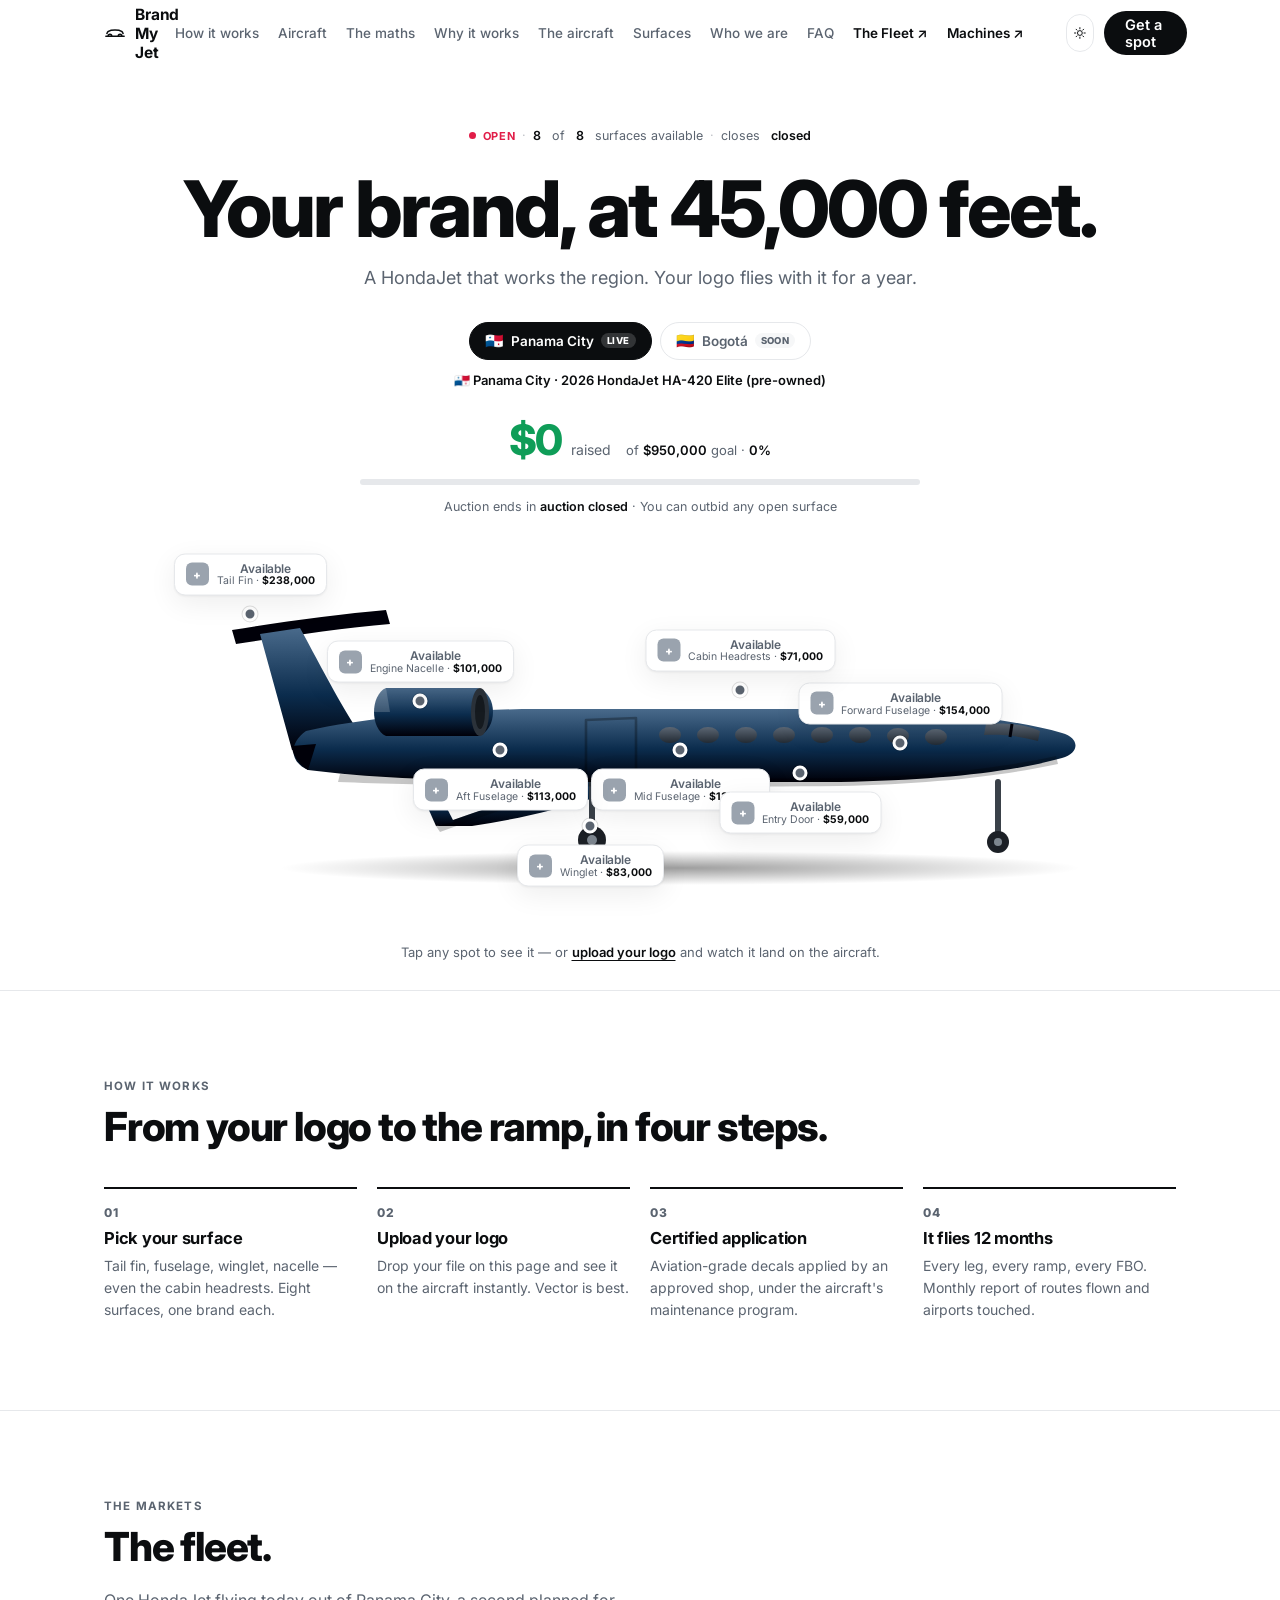
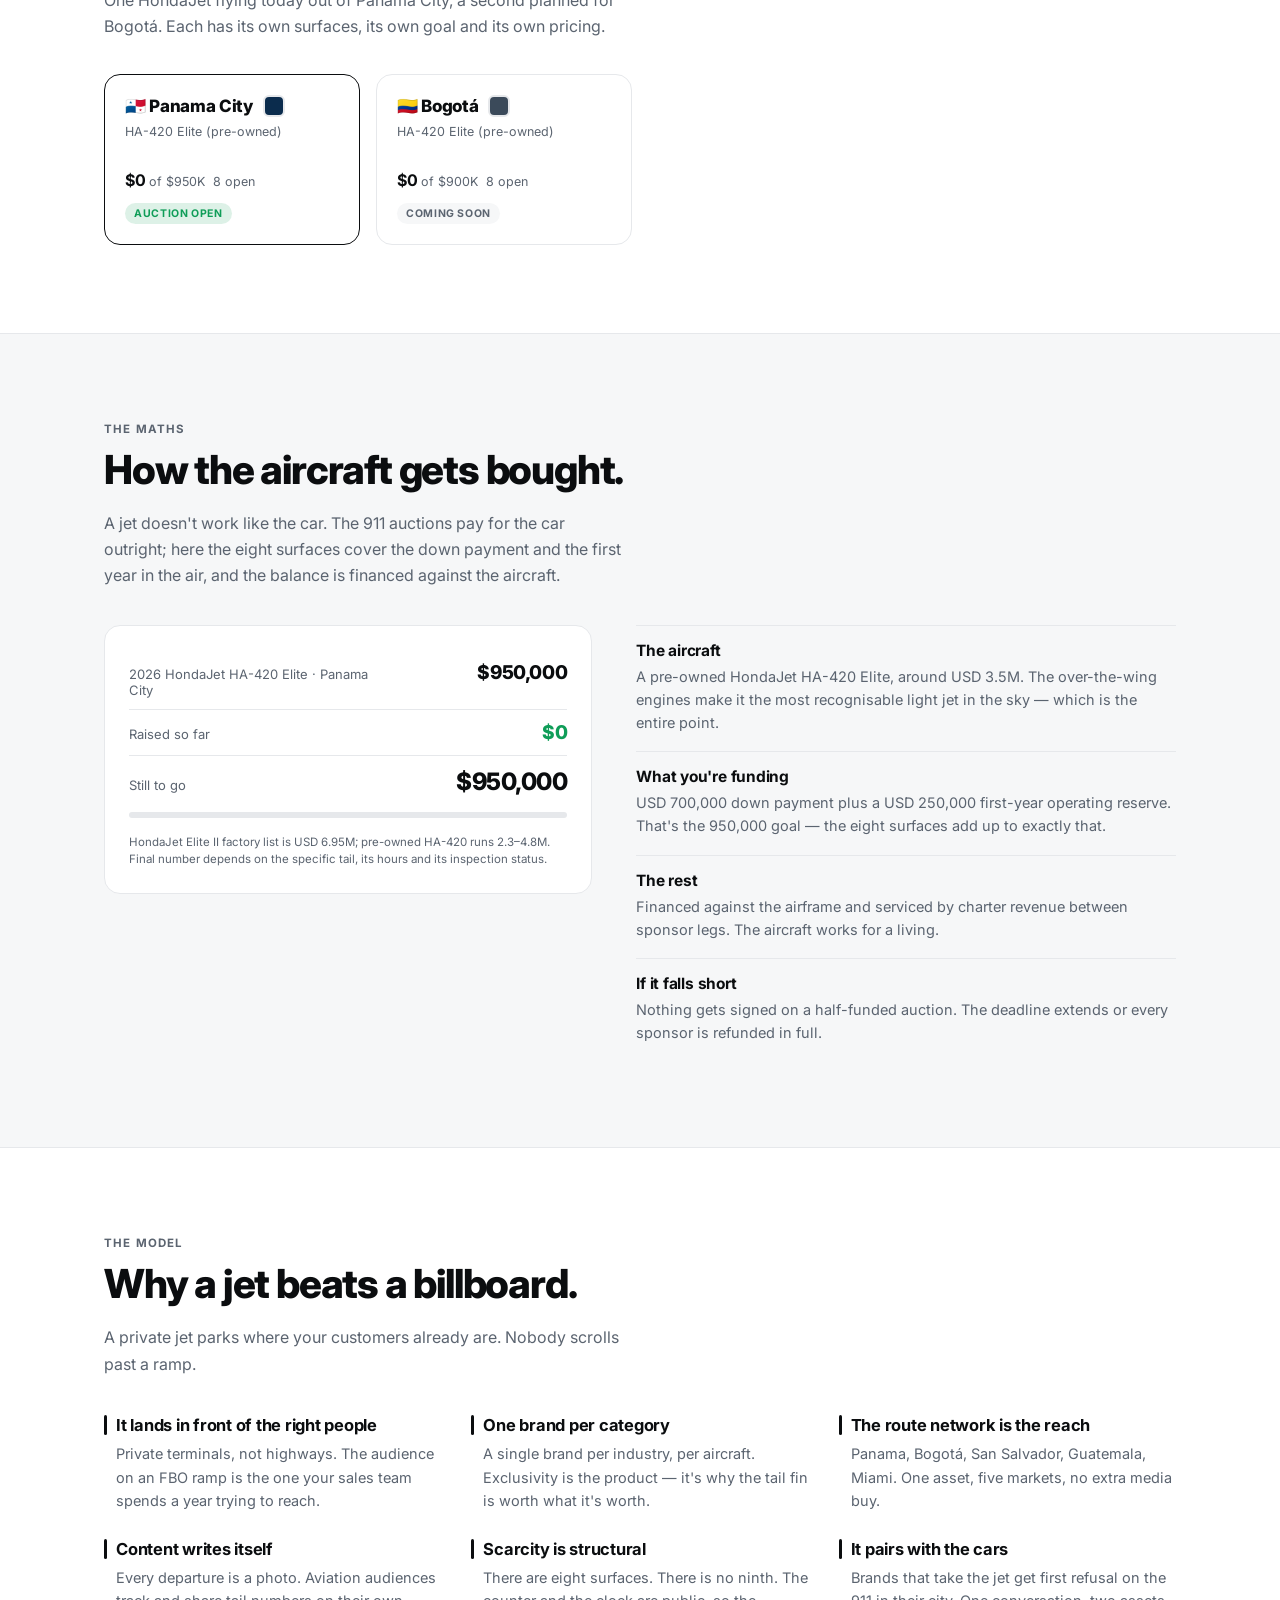
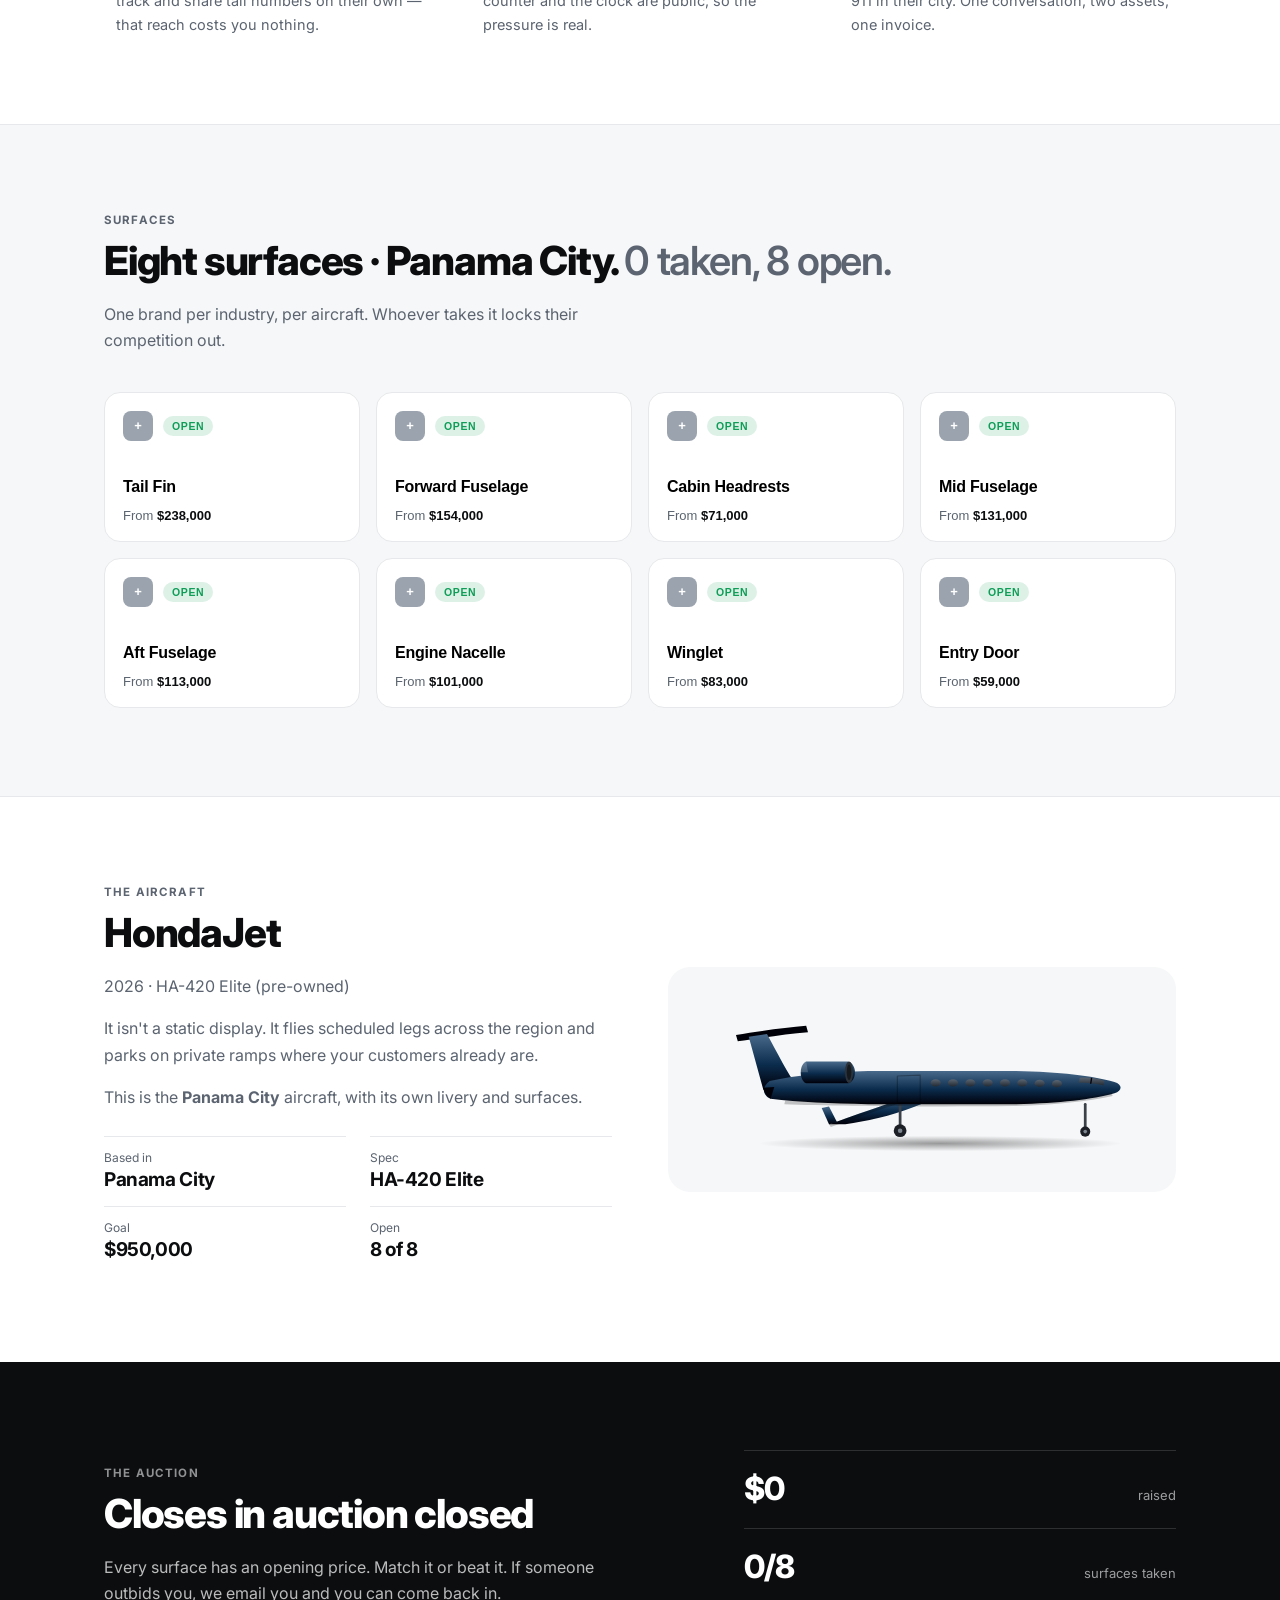
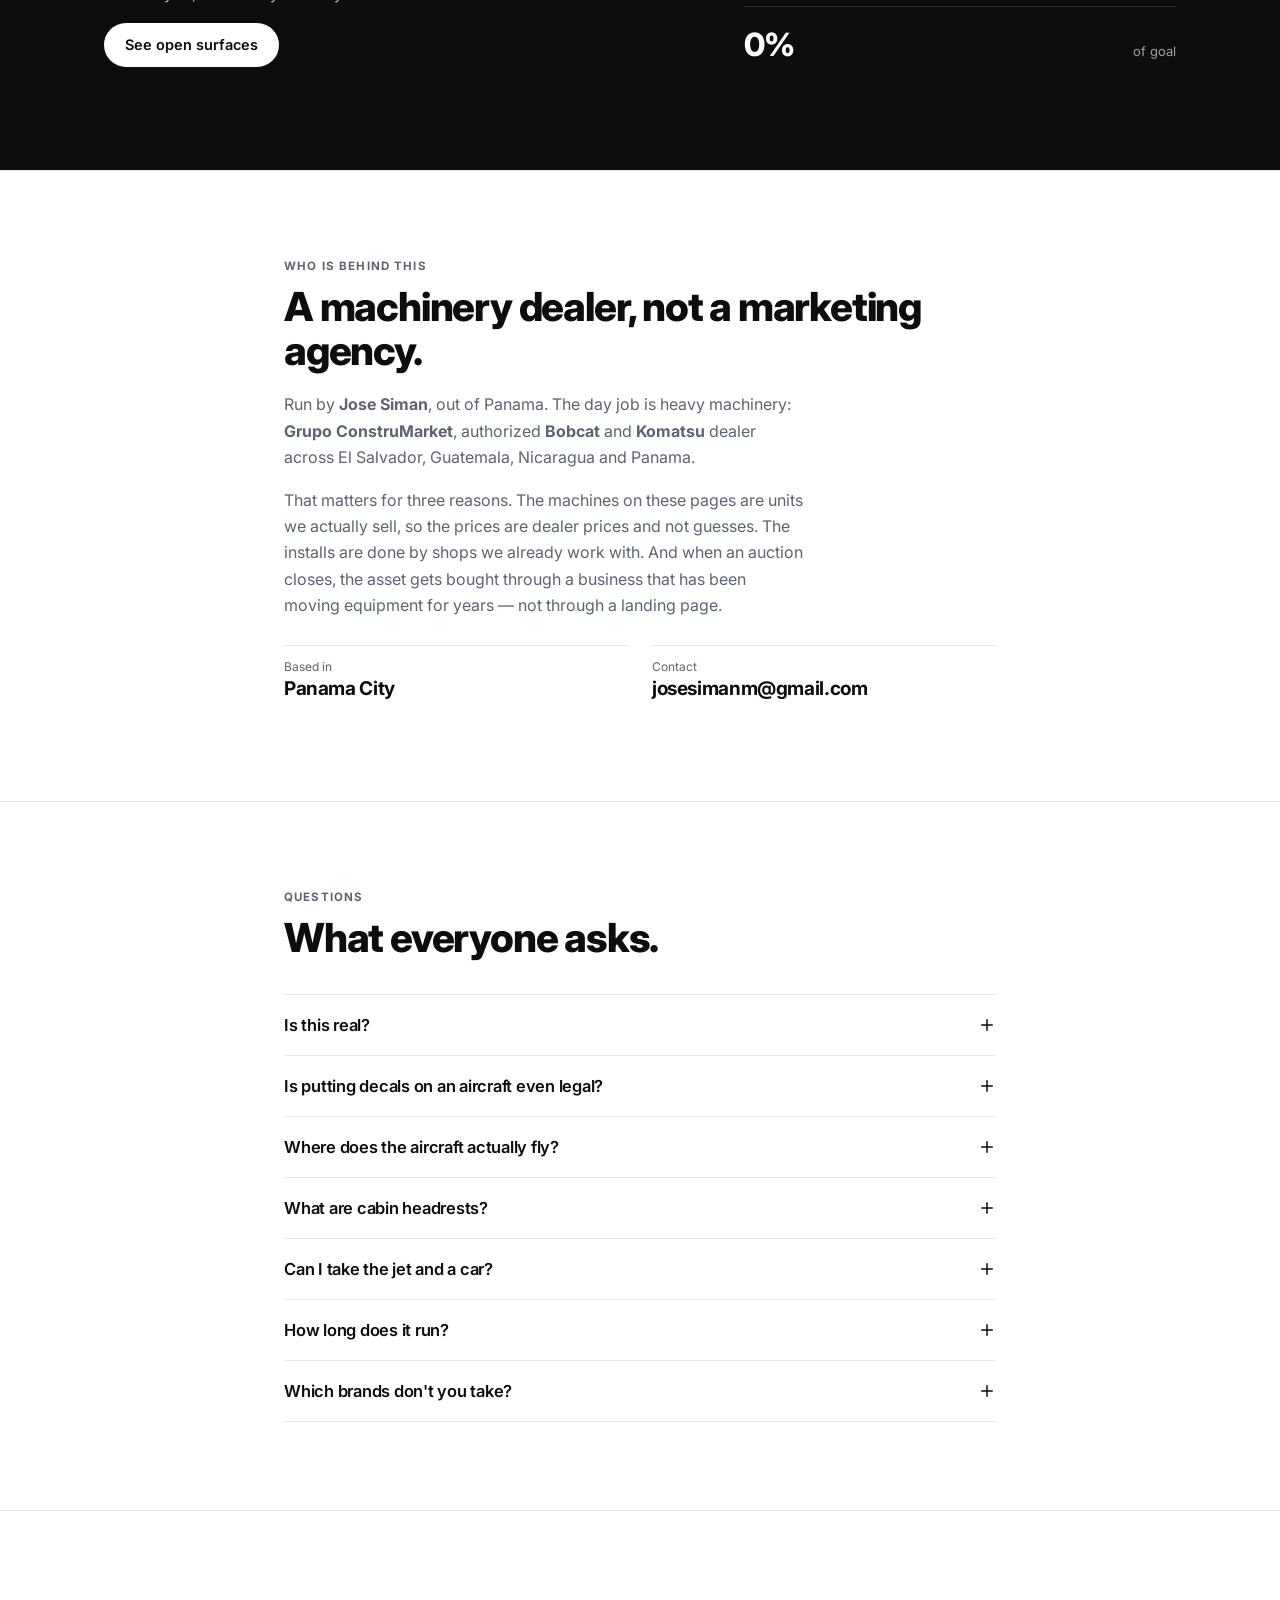
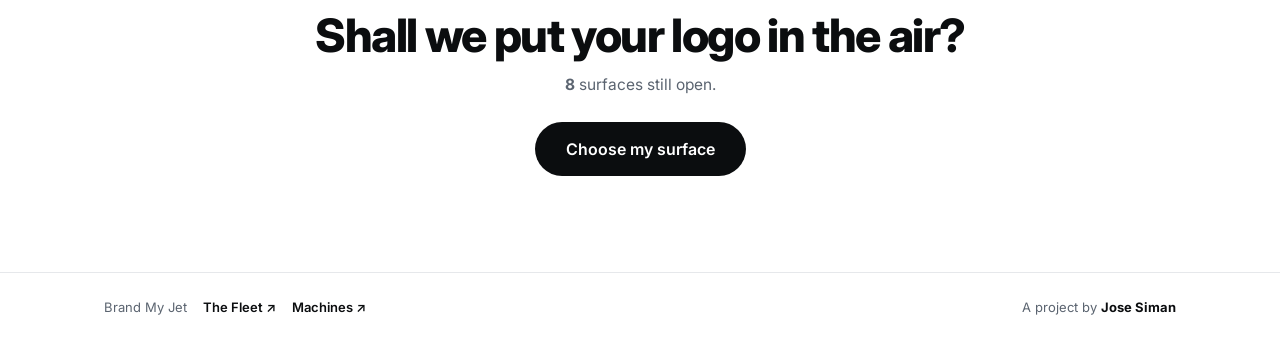
<file: jet.html>
<!DOCTYPE html>
<html lang="en">
<head>
<meta charset="utf-8">
<meta name="viewport" content="width=device-width, initial-scale=1">
<title>Brand My Jet — Your brand, at 45,000 feet.</title>
<meta name="description" content="Your logo flies on a HondaJet that works the region. Eight surfaces, twelve months.">
<meta property="og:title" content="Your brand, at 45,000 feet.">
<meta property="og:description" content="Your logo flies on a HondaJet that works the region.">
<meta property="og:type" content="website">
<link rel="preconnect" href="https://fonts.googleapis.com">
<link rel="preconnect" href="https://fonts.gstatic.com" crossorigin>
<link href="https://fonts.googleapis.com/css2?family=Inter:wght@400;500;600;700;800;900&display=swap" rel="stylesheet">
<link rel="stylesheet" href="assets/styles.css">
<link rel="icon" href="data:image/svg+xml,<svg xmlns='http://www.w3.org/2000/svg' viewBox='0 0 100 100'><text y='.9em' font-size='90'>✈️</text></svg>">
<link rel="canonical" href="https://josesimanm-ui.github.io/brand-my-fleet/jet.html">
<meta property="og:url" content="https://josesimanm-ui.github.io/brand-my-fleet/jet.html">
<meta property="og:image" content="https://josesimanm-ui.github.io/brand-my-fleet/assets/hondajet.jpg">
<meta name="twitter:card" content="summary_large_image">
<meta name="twitter:image" content="https://josesimanm-ui.github.io/brand-my-fleet/assets/hondajet.jpg">
</head>
<body>

<!-- ============ NAV ============ -->
<header class="nav" id="nav">
  <div class="wrap nav__inner">
    <a class="nav__brand" href="#top">
      <svg class="nav__mark" viewBox="0 0 24 24" aria-hidden="true">
        <path d="M2 15.5h20M4.5 15.5c0-1.2.9-2.2 2-2.2s2 1 2 2.2M15.5 15.5c0-1.2.9-2.2 2-2.2s2 1 2 2.2"
              fill="none" stroke="currentColor" stroke-width="1.6" stroke-linecap="round"/>
        <path d="M3 13.2c.4-1.6 1-2.6 1.9-3.1C6.4 9.2 8.7 8.8 12 8.8s5.6.4 7.1 1.3c.9.5 1.5 1.5 1.9 3.1"
              fill="none" stroke="currentColor" stroke-width="1.6" stroke-linejoin="round"/>
      </svg>
      <span id="navBrandName">Brand My Jet</span>
    </a>

    <nav class="nav__links">
      <a href="#how">How it works</a>
      <a href="#markets">Aircraft</a>
      <a href="#funding">The maths</a>
      <a href="#why">Why it works</a>
      <a href="#car">The aircraft</a>
      <a href="#spots">Surfaces</a>
      <a href="#who">Who we are</a>
      <a href="#faq">FAQ</a>
      <a class="nav__sister" id="sisterLink" href="index.html">Brand My 911 ↗</a>
    </nav>

    <div class="nav__actions">
      <button class="iconbtn" id="themeBtn" aria-label="Toggle theme" title="Toggle theme">
        <svg viewBox="0 0 24 24" aria-hidden="true"><circle cx="12" cy="12" r="4.2" fill="none" stroke="currentColor" stroke-width="1.7"/><path d="M12 2.6v2.2M12 19.2v2.2M2.6 12h2.2M19.2 12h2.2M5.4 5.4l1.6 1.6M17 17l1.6 1.6M18.6 5.4L17 7M7 17l-1.6 1.6" stroke="currentColor" stroke-width="1.7" stroke-linecap="round"/></svg>
      </button>
      <a class="btn btn--dark" href="#spots">Get a spot</a>
    </div>

    <button class="iconbtn nav__burger" id="burgerBtn" aria-label="Menu">
      <svg viewBox="0 0 24 24" aria-hidden="true"><path d="M4 7h16M4 12h16M4 17h16" stroke="currentColor" stroke-width="1.8" stroke-linecap="round"/></svg>
    </button>
  </div>
  <div class="nav__mobile" id="navMobile">
    <a href="#how">How it works</a>
    <a href="#markets">Aircraft</a>
    <a href="#funding">The maths</a>
    <a href="#why">Why it works</a>
    <a href="#car">The aircraft</a>
    <a href="#spots">Surfaces</a>
    <a href="#faq">FAQ</a>
    <a id="sisterLinkM" href="index.html">Brand My 911 ↗</a>
    <a class="btn btn--dark" href="#spots">Get a spot</a>
  </div>
</header>

<main id="top">

<!-- ============ HERO ============ -->
<section class="hero">
  <div class="wrap">

    <div class="live">
      <span class="live__dot"></span>
      <span class="live__label">OPEN</span>
      <span class="live__sep">·</span>
      <b id="openNow">—</b>&nbsp;of&nbsp;<b id="totalNow">—</b>&nbsp;surfaces available
      <span class="live__sep">·</span>
      closes&nbsp;<b id="closeShort">—</b>
    </div>

    <h1 class="hero__title" id="heroTitle">Your brand, at 45,000 feet.</h1>
    <p class="hero__sub" id="heroSub">A HondaJet that works the region.</p>

    <div class="cities" id="cityTabs" role="tablist" aria-label="Choose a city"></div>
    <p class="cities__car"><b id="carLine">—</b></p>

    <div class="raised">
      <div class="raised__row">
        <span class="raised__amount" id="raisedAmount">$0</span>
        <span class="raised__word">raised</span>
        <span class="raised__goal">of <b id="goalAmount">$0</b> goal · <b id="pct">0%</b></span>
      </div>
      <div class="bar"><div class="bar__fill" id="barFill"></div></div>
      <p class="raised__note">
        Auction ends in <b id="countdown">—</b> · You can outbid any open surface
      </p>
    </div>

    <!-- ===== VEHICLE + HOTSPOTS ===== -->
    <div class="stage" id="stage">
      <div class="stage__car" id="carHost">
        <svg class="car" viewBox="0 0 1000 380" id="carSvg" role="img" aria-label="HondaJet side profile">
          <defs>
            <linearGradient id="gBody" x1="0" y1="0" x2="0" y2="1">
              <stop offset="0"   stop-color="var(--paint-hi)"/>
              <stop offset=".55" stop-color="var(--paint)"/>
              <stop offset="1"   stop-color="var(--paint-lo)"/>
            </linearGradient>
            <linearGradient id="gGlass" x1="0" y1="0" x2="0" y2="1">
              <stop offset="0" stop-color="#5b6673"/>
              <stop offset="1" stop-color="#222a33"/>
            </linearGradient>
            <radialGradient id="gShadow" cx=".5" cy=".5" r=".5">
              <stop offset="0"   stop-color="rgba(0,0,0,.38)"/>
              <stop offset="0.7" stop-color="rgba(0,0,0,.11)"/>
              <stop offset="1"   stop-color="rgba(0,0,0,0)"/>
            </radialGradient>
          </defs>

          <ellipse cx="540" cy="330" rx="400" ry="17" fill="url(#gShadow)"/>

          <!-- estabilizador horizontal (cola en T) -->
          <path d="M 92,92 C 140,84 200,76 246,72 L 250,86 C 202,90 142,99 96,106 Z"
                fill="var(--paint-lo)"/>
          <!-- deriva / vertical -->
          <path d="M 152,212 L 120,96 L 160,90 C 182,130 206,178 226,204 Z"
                fill="url(#gBody)"/>

          <!-- ala (flecha hacia atrás), atada al fuselaje -->
          <path d="M 470,226 L 540,224 C 476,258 400,278 332,288 L 296,288
                   C 358,266 424,244 470,226 Z" fill="url(#gBody)"/>
          <path d="M 296,288 C 358,266 424,244 470,226 L 478,232
                   C 428,250 360,272 300,294 Z" fill="rgba(0,0,0,.22)"/>
          <!-- winglet -->
          <path d="M 296,288 L 280,252 L 296,249 L 314,284 Z" fill="url(#gBody)"/>

          <!-- tren de aterrizaje -->
          <g stroke="#3a4149" stroke-width="6" stroke-linecap="round">
            <path d="M 452,246 L 452,292"/><path d="M 858,244 L 858,296"/>
          </g>
          <circle cx="452" cy="302" r="14" fill="#1c2026"/><circle cx="452" cy="302" r="5" fill="#7d868f"/>
          <circle cx="858" cy="304" r="11" fill="#1c2026"/><circle cx="858" cy="304" r="4" fill="#7d868f"/>

          <!-- fuselaje -->
          <path d="M 168,232
                   C 150,224 148,206 166,193
                   C 224,180 302,173 382,171
                   L 700,171
                   C 800,173 872,181 922,195
                   C 940,200 940,215 922,220
                   C 872,234 800,242 700,244
                   L 382,244
                   C 300,242 230,240 168,232 Z" fill="url(#gBody)"/>

          <!-- cheatline -->
          <path d="M 200,236 C 300,240 520,242 700,240 C 790,238 860,230 916,218
                   L 918,226 C 862,238 792,246 700,248 C 520,250 300,248 198,244 Z"
                fill="rgba(0,0,0,.22)"/>

          <!-- góndola del motor (montado en el fuselaje trasero) -->
          <path d="M 292,182 L 316,182 L 316,196 L 292,196 Z" fill="var(--paint-lo)"/>
          <path d="M 246,150 C 230,157 230,191 246,198 L 338,198
                   C 358,192 358,156 338,150 Z" fill="url(#gBody)"/>
          <ellipse cx="340" cy="174" rx="9" ry="24" fill="#2b323a"/>
          <ellipse cx="340" cy="174" rx="5" ry="17" fill="#151a1f"/>
          <path d="M 246,150 C 234,156 232,166 232,174 L 250,174 Z" fill="rgba(255,255,255,.18)"/>

          <!-- ventanas de cabina de pasajeros -->
          <g fill="url(#gGlass)">
            <ellipse cx="530" cy="197" rx="11" ry="8"/><ellipse cx="568" cy="197" rx="11" ry="8"/>
            <ellipse cx="606" cy="197" rx="11" ry="8"/><ellipse cx="644" cy="197" rx="11" ry="8"/>
            <ellipse cx="682" cy="197" rx="11" ry="8"/><ellipse cx="720" cy="197" rx="11" ry="8"/>
            <ellipse cx="758" cy="198" rx="11" ry="8"/><ellipse cx="796" cy="199" rx="11" ry="8"/>
          </g>

          <!-- puerta de acceso -->
          <path d="M 446,182 L 496,180 L 496,240 L 446,241 Z"
                fill="none" stroke="rgba(0,0,0,.3)" stroke-width="2.6" stroke-linejoin="round"/>

          <!-- parabrisas / cabina de mando -->
          <path d="M 846,186 C 866,184 886,187 900,193 L 898,203 C 880,198 862,196 844,197 Z"
                fill="url(#gGlass)"/>
          <path d="M 872,186 L 870,199" stroke="var(--paint-lo)" stroke-width="3"/>

          <!-- cono de cola -->
          <path d="M 168,232 C 158,226 152,216 152,208 L 176,206 Z" fill="var(--paint-lo)"/>
        </svg>
      </div>
    </div>

    <p class="stage__hint" id="stageHint">
      Tap any spot to see it — or <button class="linkbtn" id="tryLogoBtn">upload your logo</button>
      and watch it land on the aircraft.
    </p>

  </div>
</section>

<!-- ============ HOW IT WORKS ============ -->
<section class="section" id="how">
  <div class="wrap">
    <p class="eyebrow">How it works</p>
    <h2 class="h2">From your logo to the ramp, in four steps.</h2>
    <div class="steps" id="stepsGrid"></div>
  </div>
</section>

<!-- ============ MARKETS ============ -->
<section class="section" id="markets">
  <div class="wrap">
    <p class="eyebrow">The markets</p>
    <h2 class="h2" id="marketsTitle">The fleet.</h2>
    <p class="lead" id="marketsLead">
      One HondaJet flying today out of Panama City, a second planned for Bogotá.
      Each has its own surfaces, its own goal and its own pricing.
    </p>
    <div class="markets" id="marketsGrid"></div>
  </div>
</section>

<!-- ============ WHERE THE MONEY GOES ============ -->
<section class="section section--alt" id="funding">
  <div class="wrap">
    <p class="eyebrow">The maths</p>
    <h2 class="h2" id="fundTitle">—</h2>
    <p class="lead" id="fundLead"></p>

    <div class="fund">
      <div class="fund__board">
        <div class="fund__row"><span id="fundAssetLabel">Asset</span><b id="fundAsset">$0</b></div>
        <div class="fund__row"><span>Raised so far</span><b class="is-green" id="fundRaised">$0</b></div>
        <div class="fund__row fund__row--total"><span>Still to go</span><b id="fundGap">$0</b></div>
        <div class="fund__row fund__rent" id="fundRent" hidden><span>Then it rents for</span><b id="fundRentVal">—</b></div>
        <div class="fund__row fund__rent" id="fundRent2" hidden><span>Gross rental payback <em>(before operating costs)</em></span><b id="fundPayback">—</b></div>
        <div class="bar"><div class="bar__fill" id="fundBar"></div></div>
        <p class="fund__note" id="fundNote"></p>
      </div>
      <dl class="fund__rows" id="fundRows"></dl>
    </div>
  </div>
</section>

<!-- ============ WHY IT WORKS ============ -->
<section class="section" id="why">
  <div class="wrap">
    <p class="eyebrow">The model</p>
    <h2 class="h2" id="engineTitle">—</h2>
    <p class="lead" id="engineLead"></p>
    <div class="engine" id="engineGrid"></div>
  </div>
</section>

<!-- ============ SPOTS ============ -->
<section class="section section--alt" id="spots">
  <div class="wrap">
    <p class="eyebrow">Surfaces</p>
    <h2 class="h2">Eight surfaces · <span id="spotsCity">—</span>. <span class="muted" id="openCount"></span></h2>
    <p class="lead">One brand per industry, per aircraft. Whoever takes it locks their competition out.</p>
    <div class="spots" id="spotsGrid"></div>
  </div>
</section>

<!-- ============ THE CAR ============ -->
<section class="section" id="car">
  <div class="wrap car2">
    <div>
      <p class="eyebrow" id="carEyebrow">The aircraft</p>
      <h2 class="h2" id="carTitle">HondaJet</h2>
      <p class="lead" id="carTrim"></p>
      <p class="lead" id="carBlurb">
        It isn't a static display. It flies scheduled legs across the region and parks
        on private ramps where your customers already are.
      </p>
      <p class="lead">This is the <b id="carCityName">—</b> aircraft, with its own livery and surfaces.</p>
      <dl class="specs" id="specsList"></dl>
    </div>
    <div class="car2__art" id="carMini"></div>
  </div>
</section>

<!-- ============ AUCTION ============ -->
<section class="section section--dark" id="auction">
  <div class="wrap auction">
    <div>
      <p class="eyebrow eyebrow--light">The auction</p>
      <h2 class="h2 h2--light">Closes in <span id="countdown2">—</span></h2>
      <p class="lead lead--light">
        Every surface has an opening price. Match it or beat it. If someone outbids you,
        we email you and you can come back in.
      </p>
      <a class="btn btn--light" href="#spots">See open surfaces</a>
    </div>
    <div class="auction__stats">
      <div class="stat"><span class="stat__k" id="statRaised">$0</span><span class="stat__l">raised</span></div>
      <div class="stat"><span class="stat__k" id="statSold">0/0</span><span class="stat__l">surfaces taken</span></div>
      <div class="stat"><span class="stat__k" id="statPct">0%</span><span class="stat__l">of goal</span></div>
    </div>
  </div>
</section>


<!-- ============ WHO IS BEHIND THIS ============ -->
<section class="section" id="who">
  <div class="wrap wrap--narrow">
    <p class="eyebrow">Who is behind this</p>
    <h2 class="h2">A machinery dealer, not a marketing agency.</h2>
    <p class="lead">
      Run by <b>Jose Siman</b>, out of Panama. The day job is heavy machinery:
      <b>Grupo ConstruMarket</b>, authorized <b>Bobcat</b> and <b>Komatsu</b> dealer across
      El Salvador, Guatemala, Nicaragua and Panama.
    </p>
    <p class="lead">
      That matters for three reasons. The machines on these pages are units we actually
      sell, so the prices are dealer prices and not guesses. The installs are done by shops
      we already work with. And when an auction closes, the asset gets bought through a
      business that has been moving equipment for years — not through a landing page.
    </p>
    <dl class="specs">
      <div><dt>Based in</dt><dd>Panama City</dd></div>
      <div><dt>Contact</dt><dd>josesimanm@gmail.com</dd></div>
    </dl>
  </div>
</section>

<!-- ============ FAQ ============ -->
<section class="section" id="faq">
  <div class="wrap wrap--narrow">
    <p class="eyebrow">Questions</p>
    <h2 class="h2">What everyone asks.</h2>
    <div class="faq" id="faqList"></div>
  </div>
</section>

<!-- ============ CTA ============ -->
<section class="cta">
  <div class="wrap">
    <h2 class="cta__title">Shall we put your logo in the air?</h2>
    <p class="cta__sub"><b id="openCount2">—</b> surfaces still open.</p>
    <a class="btn btn--dark btn--lg" href="#spots">Choose my surface</a>
  </div>
</section>

</main>

<footer class="foot">
  <div class="wrap foot__inner">
    <span id="footBrand">Brand My Jet</span>
    <a class="foot__sister" id="sisterLinkF" href="index.html">Brand My 911 ↗</a>
    <span class="foot__by">A project by <b id="footOwner"></b></span>
    <a id="footIg" class="foot__ig" href="#" hidden>Instagram</a>
  </div>
</footer>

<!-- ============ MODAL ============ -->
<div class="modal" id="modal" hidden>
  <div class="modal__backdrop" data-close></div>
  <div class="modal__card" role="dialog" aria-modal="true" aria-labelledby="mTitle">
    <button class="modal__x" data-close aria-label="Close">
      <svg viewBox="0 0 24 24"><path d="M6 6l12 12M18 6L6 18" stroke="currentColor" stroke-width="2" stroke-linecap="round"/></svg>
    </button>
    <p class="modal__eyebrow" id="mEyebrow">Open surface</p>
    <h3 class="modal__title" id="mTitle">—</h3>
    <p class="modal__price"><b id="mPrice">—</b> <span>opening price · 12 months</span></p>

    <form id="mForm" class="form">
      <!-- LOGO UPLOAD: previews live on the vehicle -->
      <div class="drop" id="drop">
        <input type="file" id="logoInput" accept="image/png,image/jpeg,image/svg+xml,image/webp" hidden>
        <div class="drop__preview" id="dropPreview" hidden><img id="dropImg" alt="Your logo"></div>
        <div class="drop__empty" id="dropEmpty">
          <svg viewBox="0 0 24 24" class="drop__ico"><path d="M12 16V4m0 0L7.5 8.5M12 4l4.5 4.5M4 16v2.5A1.5 1.5 0 0 0 5.5 20h13a1.5 1.5 0 0 0 1.5-1.5V16" fill="none" stroke="currentColor" stroke-width="1.7" stroke-linecap="round" stroke-linejoin="round"/></svg>
          <b>Upload your logo</b>
          <span>PNG, SVG or JPG — see it on the aircraft instantly</span>
        </div>
        <button type="button" class="drop__clear" id="dropClear" hidden>Remove</button>
      </div>

      <label>Your brand<input name="brand" required placeholder="Company name"></label>
      <label>Industry <span class="form__hint">— one brand per industry, per aircraft</span>
        <input name="industry" required placeholder="Banking, telco, beer, retail…"></label>
      <label>Your name<input name="name" required placeholder="Who's writing"></label>
      <label>Email<input name="email" type="email" required placeholder="you@company.com"></label>
      <label>Your offer (USD) <span class="form__hint">— match or beat the opening price</span>
        <input name="bid" id="mBid" type="number" min="0" step="100" required></label>
      <div class="deposit">
        <div class="deposit__row"><span>Reservation deposit (5%)</span><b id="mDeposit">—</b></div>
        <div class="deposit__row"><span>Balance on signature</span><b id="mBalance">—</b></div>
        <p class="deposit__note">The deposit holds this surface for 14 days while we agree
        terms. Balance is paid by bank transfer against a signed contract and an invoice —
        no card fees on either side. Deposit is fully refunded if the auction doesn't close.</p>
      </div>
      <button class="btn btn--dark btn--full" type="submit">Reserve this surface</button>
      <p class="form__note">Nothing is charged here. We reply within 24h with the contract
      and wire instructions.</p>
    </form>

    <div id="mSold" class="sold" hidden>
      <p>This surface is taken by <b id="mSoldBrand"></b>.</p>
      <p class="sold__note">Join the waiting list and we'll tell you the moment it frees up.</p>
      <a class="btn btn--dark btn--full" id="mWait" href="#">Join the waiting list</a>
    </div>
  </div>
</div>

<script src="config.jet.js"></script>
<script src="assets/app.js"></script>
</body>
</html>
</file>
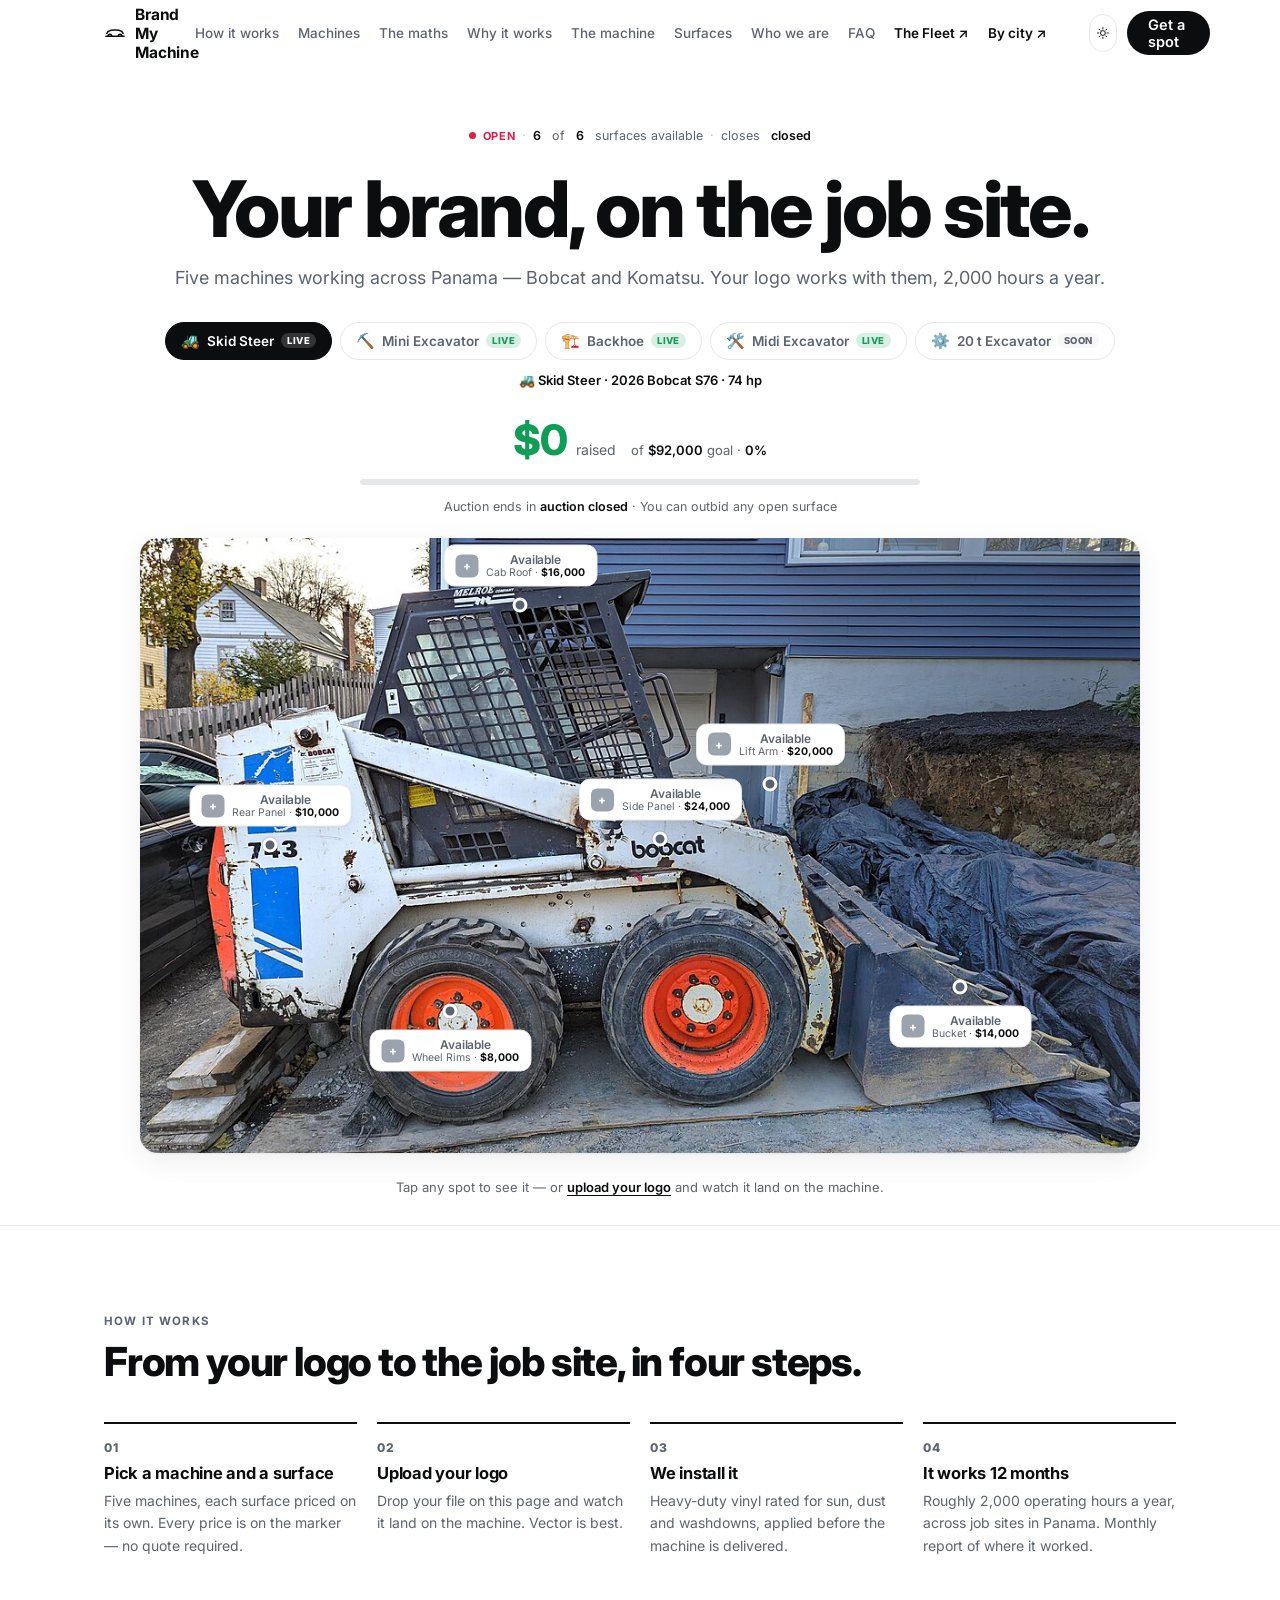
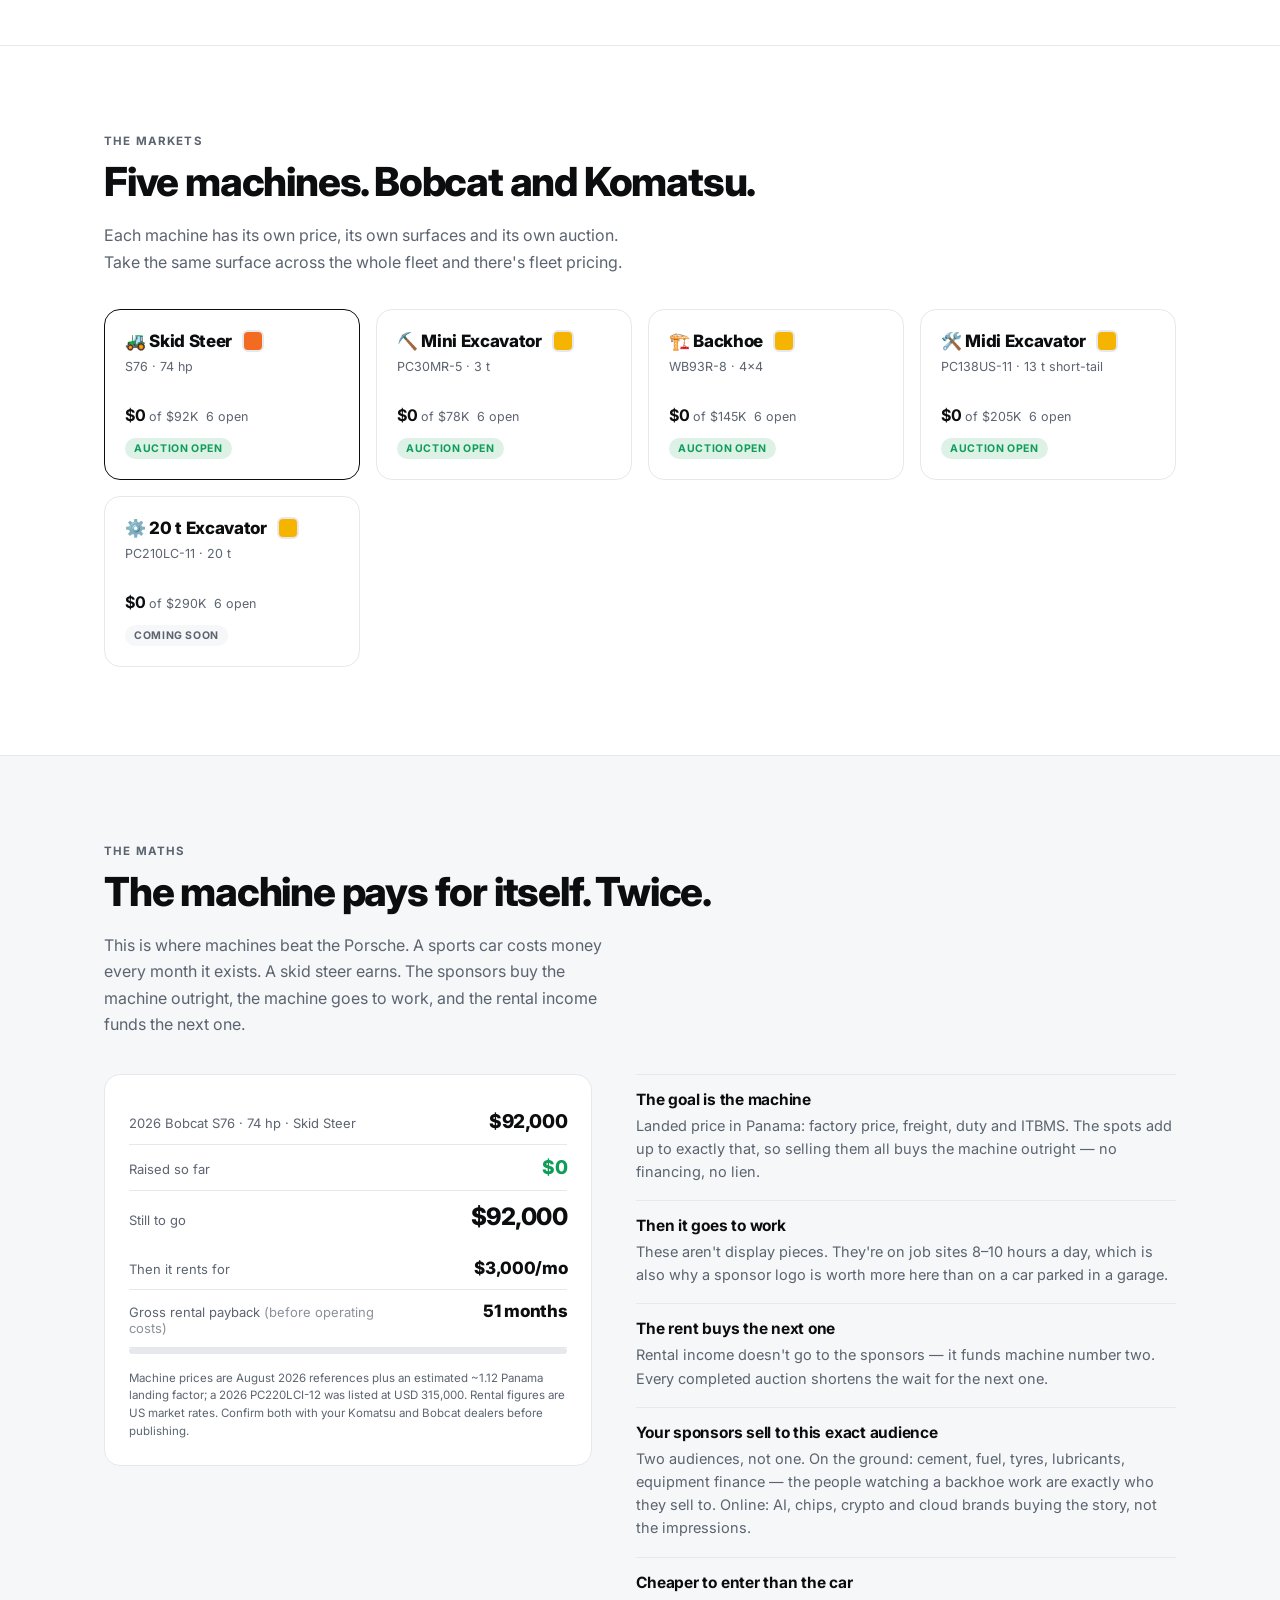
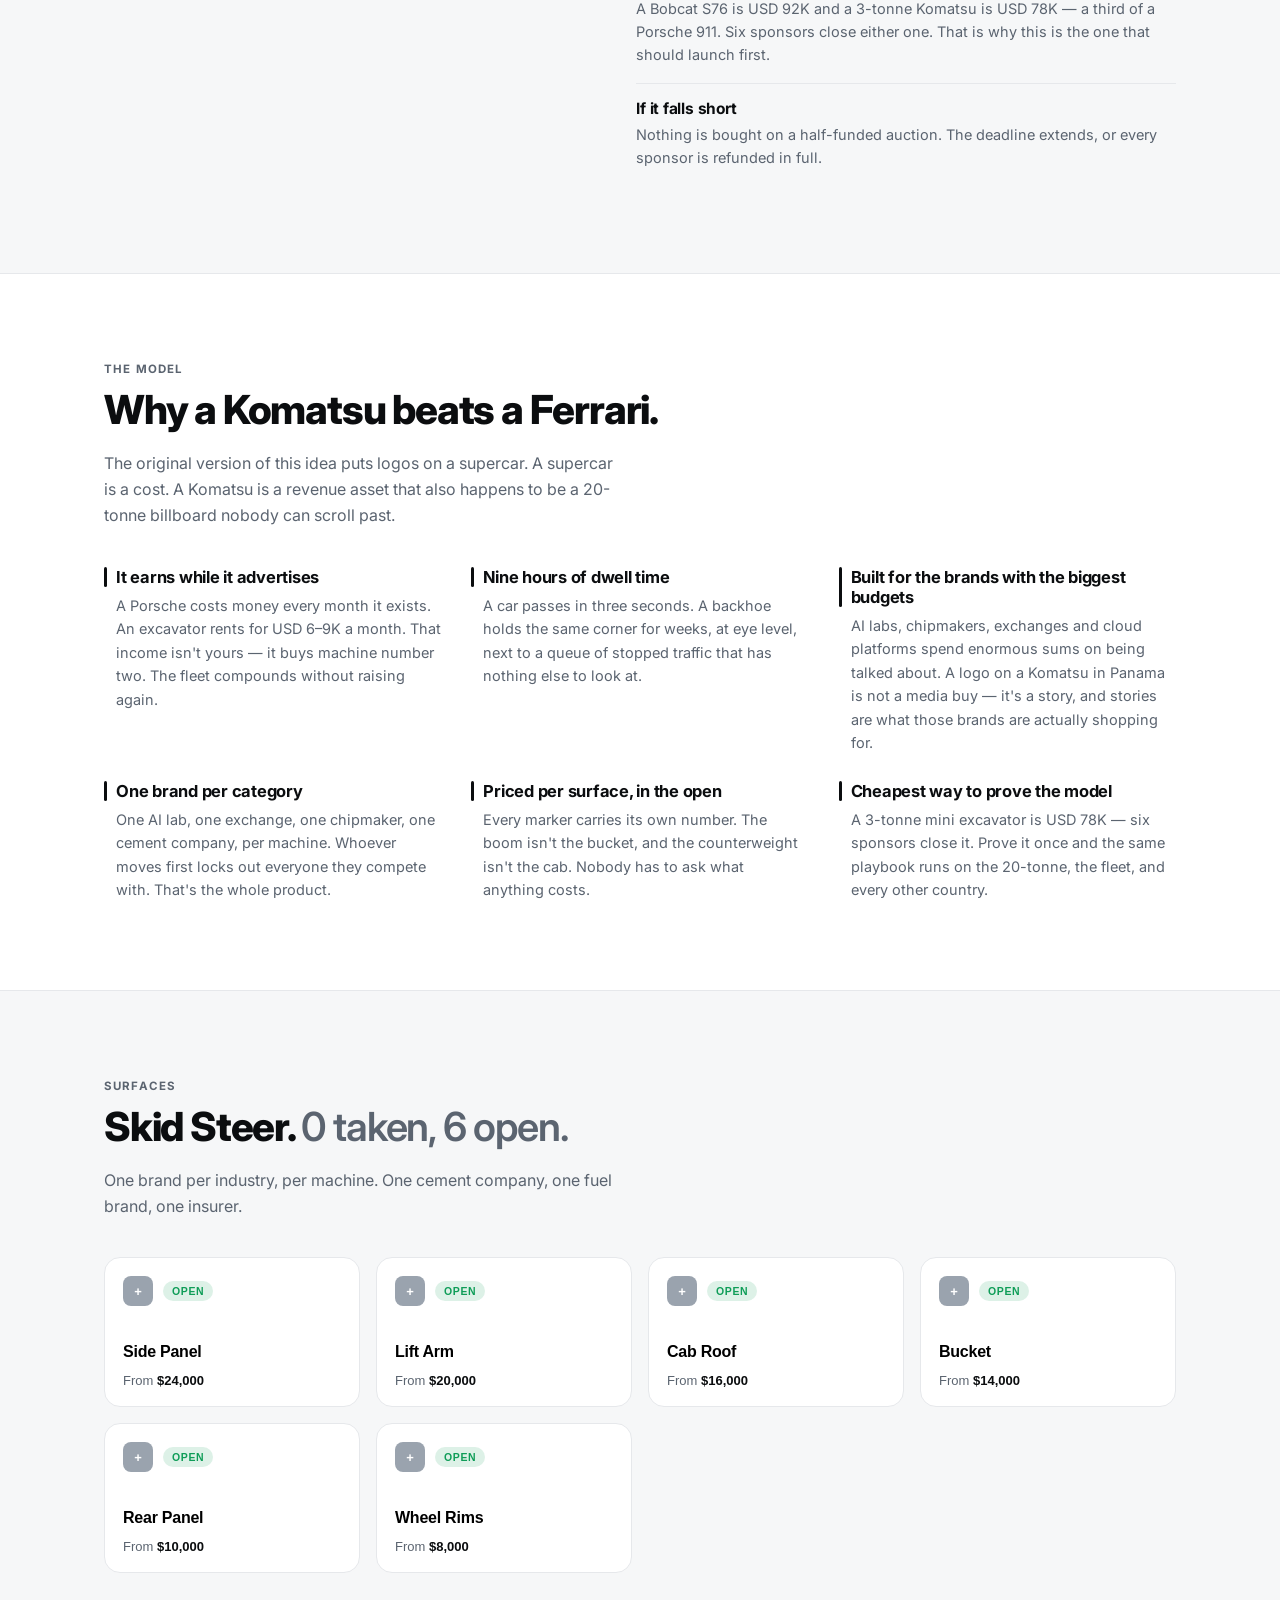
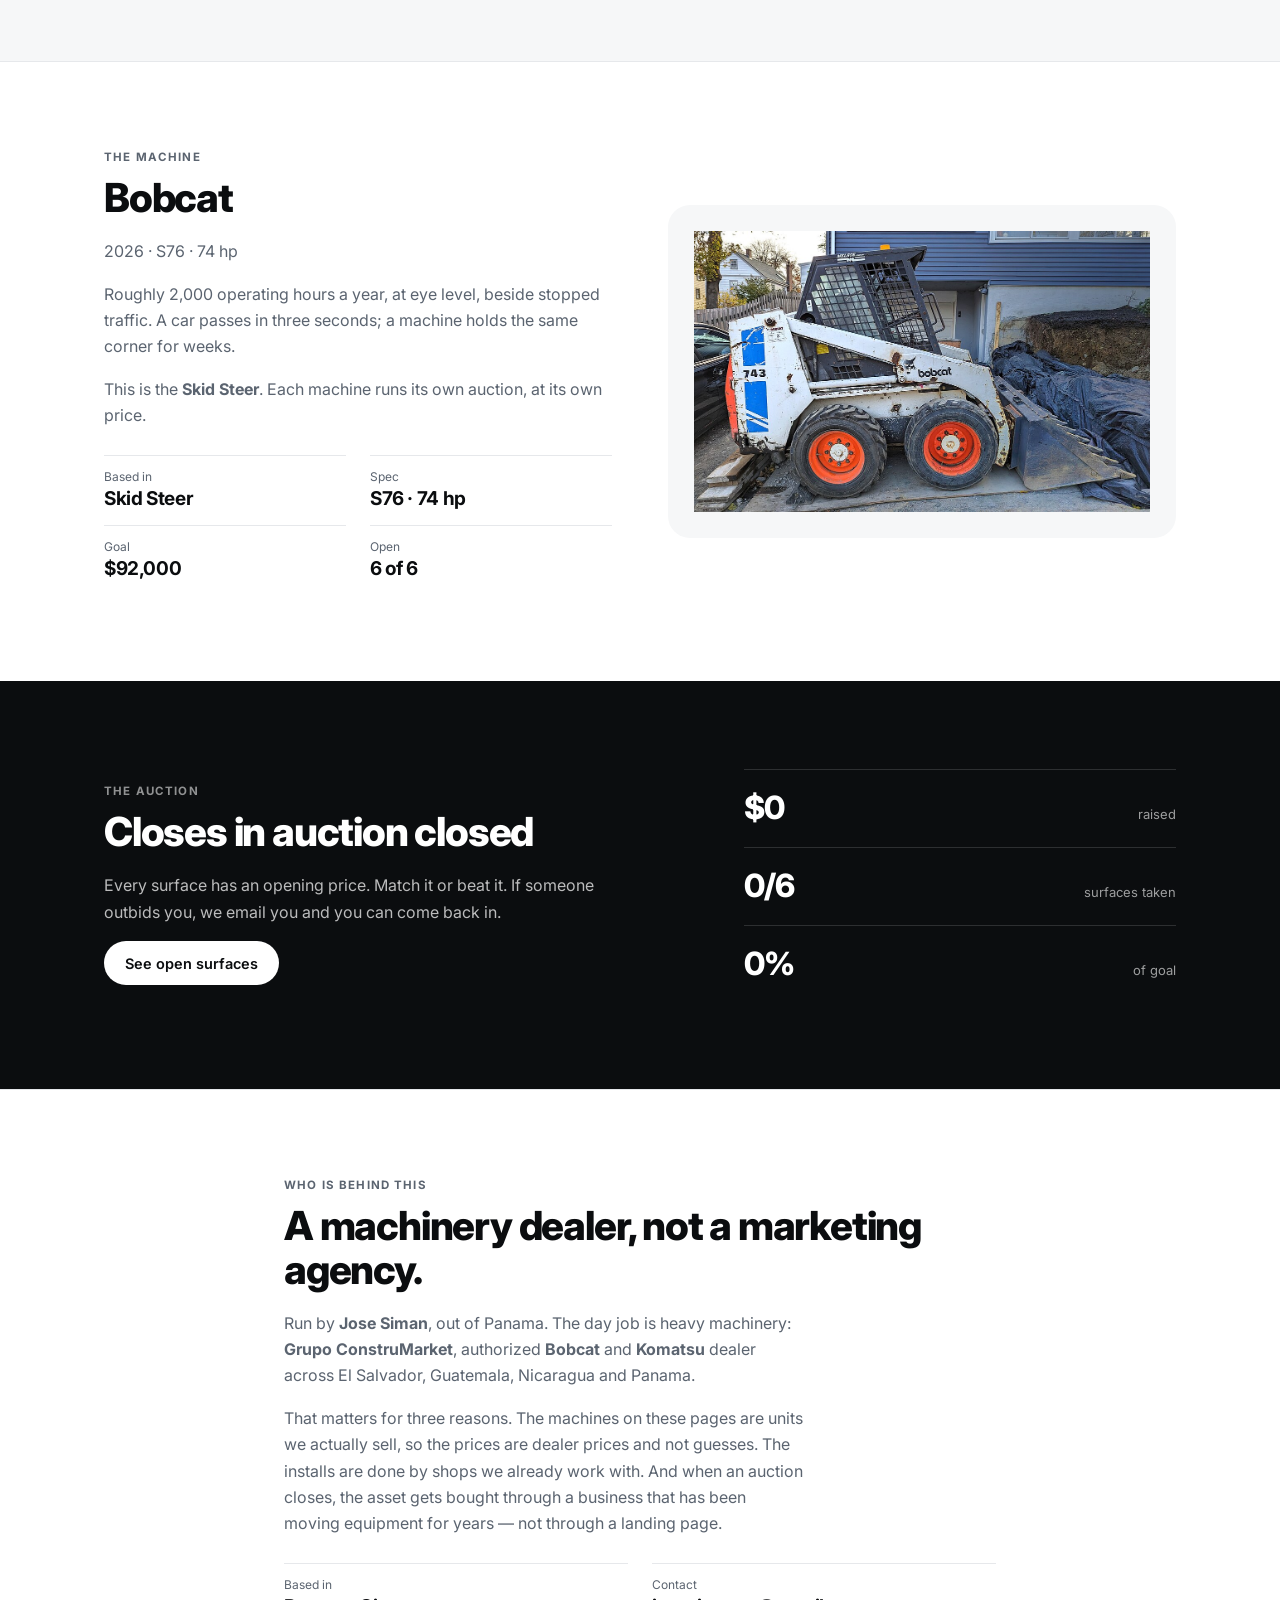
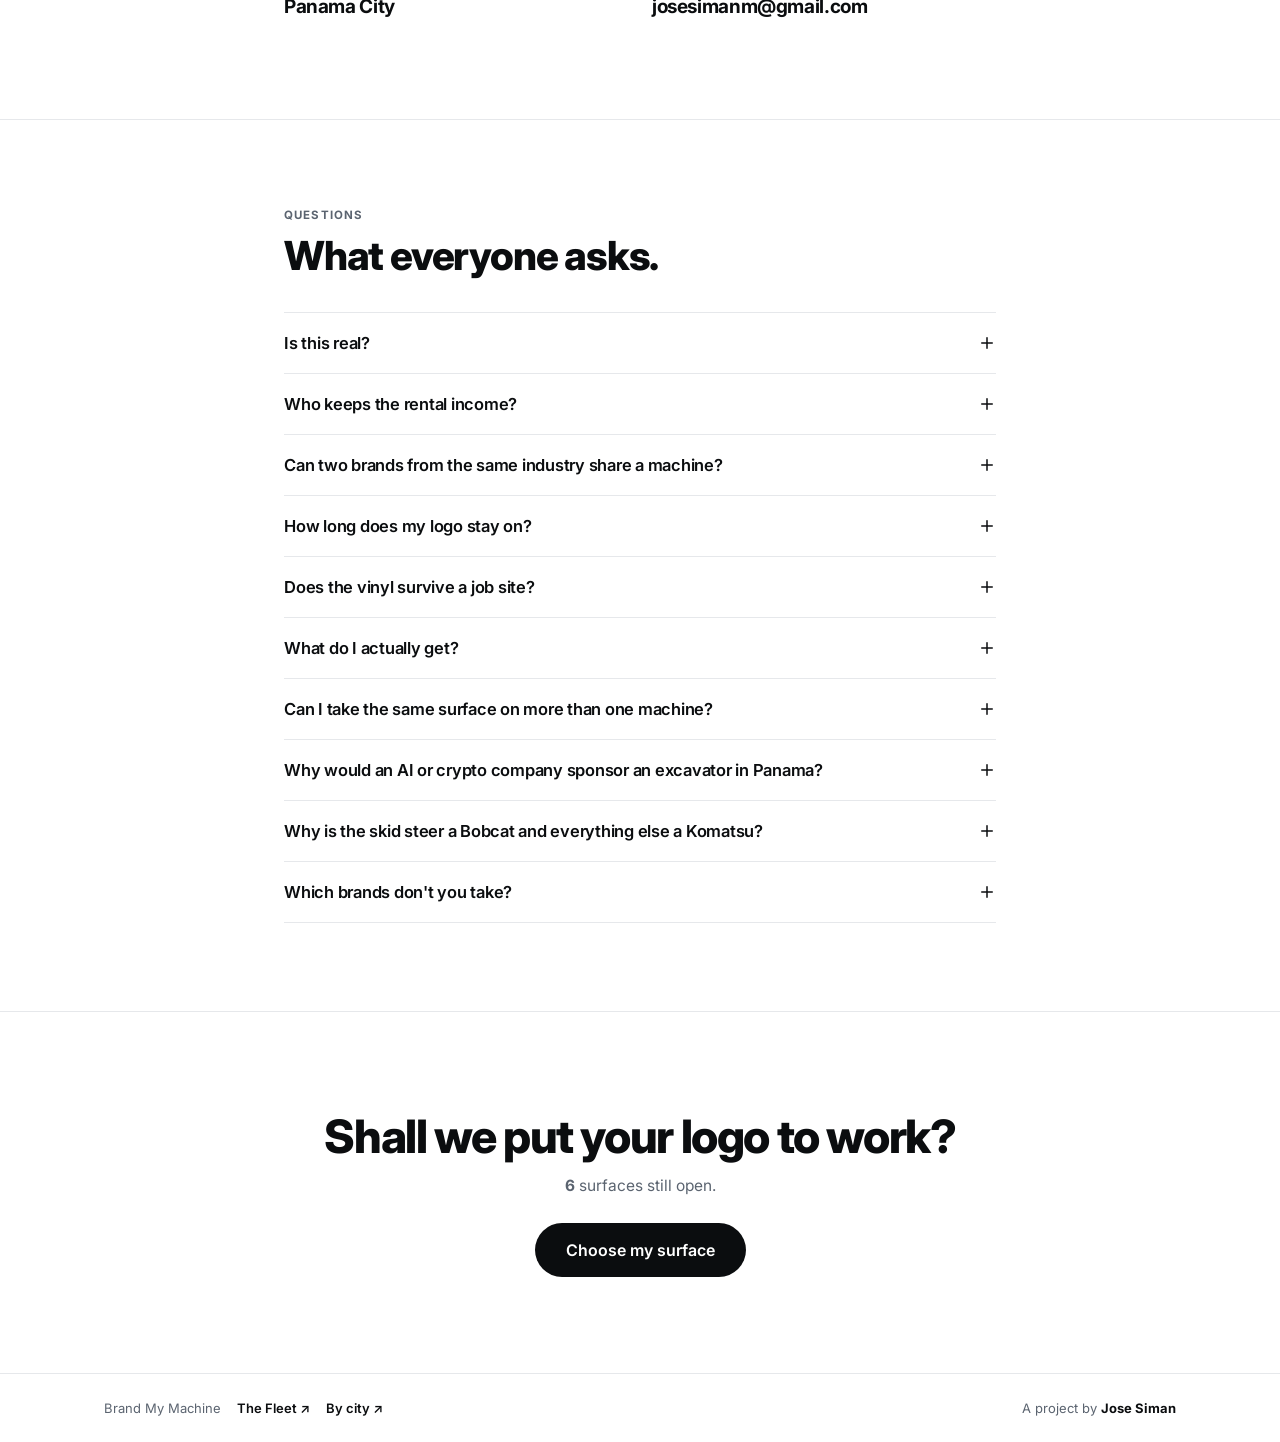
<file: machines.html>
<!DOCTYPE html>
<html lang="en">
<head>
<meta charset="utf-8">
<meta name="viewport" content="width=device-width, initial-scale=1">
<title>Brand My Machine — Your brand, on the job site.</title>
<meta name="description" content="Your logo works on machines that work. Sponsors buy the machine, the machine earns, the rent buys the next one.">
<meta property="og:title" content="Your brand, on the job site.">
<meta property="og:description" content="Five machines working across Panama. Your logo works with them.">
<meta property="og:type" content="website">
<link rel="preconnect" href="https://fonts.googleapis.com">
<link rel="preconnect" href="https://fonts.gstatic.com" crossorigin>
<link href="https://fonts.googleapis.com/css2?family=Inter:wght@400;500;600;700;800;900&display=swap" rel="stylesheet">
<link rel="stylesheet" href="assets/styles.css">
<link rel="icon" href="data:image/svg+xml,<svg xmlns='http://www.w3.org/2000/svg' viewBox='0 0 100 100'><text y='.9em' font-size='90'>🚜</text></svg>">
<link rel="canonical" href="https://josesimanm-ui.github.io/brand-my-fleet/machines.html">
<meta property="og:url" content="https://josesimanm-ui.github.io/brand-my-fleet/machines.html">
<meta property="og:image" content="https://josesimanm-ui.github.io/brand-my-fleet/assets/komatsu-pc200-og.jpg">
<meta name="twitter:card" content="summary_large_image">
<meta name="twitter:image" content="https://josesimanm-ui.github.io/brand-my-fleet/assets/komatsu-pc200-og.jpg">
</head>
<body>

<!-- ============ NAV ============ -->
<header class="nav" id="nav">
  <div class="wrap nav__inner">
    <a class="nav__brand" href="#top">
      <svg class="nav__mark" viewBox="0 0 24 24" aria-hidden="true">
        <path d="M2 15.5h20M4.5 15.5c0-1.2.9-2.2 2-2.2s2 1 2 2.2M15.5 15.5c0-1.2.9-2.2 2-2.2s2 1 2 2.2"
              fill="none" stroke="currentColor" stroke-width="1.6" stroke-linecap="round"/>
        <path d="M3 13.2c.4-1.6 1-2.6 1.9-3.1C6.4 9.2 8.7 8.8 12 8.8s5.6.4 7.1 1.3c.9.5 1.5 1.5 1.9 3.1"
              fill="none" stroke="currentColor" stroke-width="1.6" stroke-linejoin="round"/>
      </svg>
      <span id="navBrandName">Brand My Machine</span>
    </a>

    <nav class="nav__links">
      <a href="#how">How it works</a>
      <a href="#markets">Machines</a>
      <a href="#funding">The maths</a>
      <a href="#why">Why it works</a>
      <a href="#car">The machine</a>
      <a href="#spots">Surfaces</a>
      <a href="#who">Who we are</a>
      <a href="#faq">FAQ</a>
      <a class="nav__sister" id="sisterLink" href="index.html">Brand My 911 ↗</a>
    </nav>

    <div class="nav__actions">
      <button class="iconbtn" id="themeBtn" aria-label="Toggle theme" title="Toggle theme">
        <svg viewBox="0 0 24 24" aria-hidden="true"><circle cx="12" cy="12" r="4.2" fill="none" stroke="currentColor" stroke-width="1.7"/><path d="M12 2.6v2.2M12 19.2v2.2M2.6 12h2.2M19.2 12h2.2M5.4 5.4l1.6 1.6M17 17l1.6 1.6M18.6 5.4L17 7M7 17l-1.6 1.6" stroke="currentColor" stroke-width="1.7" stroke-linecap="round"/></svg>
      </button>
      <a class="btn btn--dark" href="#spots">Get a spot</a>
    </div>

    <button class="iconbtn nav__burger" id="burgerBtn" aria-label="Menu">
      <svg viewBox="0 0 24 24" aria-hidden="true"><path d="M4 7h16M4 12h16M4 17h16" stroke="currentColor" stroke-width="1.8" stroke-linecap="round"/></svg>
    </button>
  </div>
  <div class="nav__mobile" id="navMobile">
    <a href="#how">How it works</a>
    <a href="#markets">Machines</a>
    <a href="#funding">The maths</a>
    <a href="#why">Why it works</a>
    <a href="#car">The machine</a>
    <a href="#spots">Surfaces</a>
    <a href="#faq">FAQ</a>
    <a id="sisterLinkM" href="index.html">Brand My 911 ↗</a>
    <a class="btn btn--dark" href="#spots">Get a spot</a>
  </div>
</header>

<main id="top">

<!-- ============ HERO ============ -->
<section class="hero">
  <div class="wrap">

    <div class="live">
      <span class="live__dot"></span>
      <span class="live__label">OPEN</span>
      <span class="live__sep">·</span>
      <b id="openNow">—</b>&nbsp;of&nbsp;<b id="totalNow">—</b>&nbsp;surfaces available
      <span class="live__sep">·</span>
      closes&nbsp;<b id="closeShort">—</b>
    </div>

    <h1 class="hero__title" id="heroTitle">Your brand, on the job site.</h1>
    <p class="hero__sub" id="heroSub">Five machines working across Panama.</p>

    <div class="cities" id="cityTabs" role="tablist" aria-label="Choose a city"></div>
    <p class="cities__car"><b id="carLine">—</b></p>

    <div class="raised">
      <div class="raised__row">
        <span class="raised__amount" id="raisedAmount">$0</span>
        <span class="raised__word">raised</span>
        <span class="raised__goal">of <b id="goalAmount">$0</b> goal · <b id="pct">0%</b></span>
      </div>
      <div class="bar"><div class="bar__fill" id="barFill"></div></div>
      <p class="raised__note">
        Auction ends in <b id="countdown">—</b> · You can outbid any open surface
      </p>
    </div>

    <!-- ===== VEHICLE + HOTSPOTS ===== -->
    <div class="stage" id="stage">
      <div class="stage__car" id="carHost">
        <svg class="car" viewBox="0 0 1000 380" id="carSvg" data-art="skid" role="img" aria-label="Skid steer loader">
          <defs>
            <linearGradient id="gBody" x1="0" y1="0" x2="0" y2="1">
              <stop offset="0" stop-color="var(--paint-hi)"/><stop offset=".55" stop-color="var(--paint)"/><stop offset="1" stop-color="var(--paint-lo)"/>
            </linearGradient>
            <linearGradient id="gGlass" x1="0" y1="0" x2="0" y2="1">
              <stop offset="0" stop-color="#66717e"/><stop offset="1" stop-color="#242c35"/>
            </linearGradient>
            <radialGradient id="gShadow" cx=".5" cy=".5" r=".5">
              <stop offset="0" stop-color="rgba(0,0,0,.4)"/><stop offset=".7" stop-color="rgba(0,0,0,.12)"/><stop offset="1" stop-color="rgba(0,0,0,0)"/>
            </radialGradient>
          </defs>
          <ellipse cx="540" cy="334" rx="330" ry="18" fill="url(#gShadow)"/>
          <!-- chasis -->
          <path d="M 298,214 L 664,214 C 682,214 692,224 692,240 L 692,288 C 692,298 684,302 668,302 L 310,302 C 298,302 292,294 292,282 L 292,226 C 292,218 294,214 298,214 Z" fill="url(#gBody)"/>
          <!-- cabina -->
          <path d="M 392,196 L 392,126 C 392,116 400,110 412,110 L 590,110 C 604,110 612,118 612,130 L 612,196 Z" fill="url(#gBody)"/>
          <path d="M 408,190 L 408,132 C 408,126 412,124 418,124 L 584,124 C 592,124 596,128 596,136 L 596,190 Z" fill="url(#gGlass)"/>
          <path d="M 470,124 L 470,190" stroke="var(--paint-lo)" stroke-width="7"/>
          <!-- rejilla motor trasera -->
          <g stroke="rgba(0,0,0,.4)" stroke-width="4" stroke-linecap="round">
            <path d="M 308,228 L 350,228"/><path d="M 308,244 L 350,244"/><path d="M 308,260 L 350,260"/><path d="M 308,276 L 350,276"/>
          </g>
          <!-- brazo de carga: pivote atrás, corre por el costado hasta el cucharón -->
          <path d="M 322,232 C 360,196 430,178 520,180 C 622,182 706,204 754,238"
                fill="none" stroke="var(--paint-lo)" stroke-width="24" stroke-linecap="round"/>
          <path d="M 322,232 C 360,196 430,178 520,180 C 622,182 706,204 754,238"
                fill="none" stroke="var(--paint)" stroke-width="11" stroke-linecap="round"/>
          <circle cx="322" cy="232" r="14" fill="#3a4149"/><circle cx="322" cy="232" r="6" fill="#8b939c"/>
          <!-- cilindro de elevación -->
          <path d="M 372,276 L 486,214" stroke="#8b939c" stroke-width="13" stroke-linecap="round"/>
          <circle cx="486" cy="214" r="8" fill="#3a4149"/>
          <!-- cucharón: placa trasera, panza curva y filo -->
          <path d="M 748,214 L 792,214 L 792,258 C 838,266 866,292 872,318
                   L 764,318 C 748,292 744,248 748,214 Z" fill="url(#gBody)"/>
          <path d="M 764,318 L 872,318 L 874,330 L 766,330 Z" fill="#3a4149"/>
          <path d="M 792,258 C 838,266 866,292 872,318" fill="none" stroke="rgba(0,0,0,.25)" stroke-width="3"/>
          <!-- ruedas -->
          <g>
            <circle cx="352" cy="268" r="58" fill="#16181c"/><circle cx="352" cy="268" r="30" fill="#c9ced6"/><circle cx="352" cy="268" r="10" fill="#3a4149"/>
            <circle cx="612" cy="268" r="58" fill="#16181c"/><circle cx="612" cy="268" r="30" fill="#c9ced6"/><circle cx="612" cy="268" r="10" fill="#3a4149"/>
          </g>
        </svg>

        <svg class="car" viewBox="0 0 1000 380" data-art="mini" role="img" aria-label="Mini excavator" hidden>
          <ellipse cx="500" cy="336" rx="330" ry="16" fill="url(#gShadow)"/>
          <!-- orugas -->
          <rect x="248" y="278" width="396" height="54" rx="27" fill="#20242a"/>
          <rect x="266" y="290" width="360" height="30" rx="15" fill="#39404a"/>
          <g fill="#20242a"><circle cx="286" cy="305" r="15"/><circle cx="606" cy="305" r="15"/></g>
          <!-- contrapeso -->
          <path d="M 250,208 C 240,214 238,262 250,282 L 300,282 L 300,204 Z" fill="var(--paint-lo)"/>
          <!-- casa / superestructura -->
          <path d="M 288,200 L 574,200 C 586,200 592,208 592,220 L 592,268 C 592,278 584,282 572,282 L 288,282 Z" fill="url(#gBody)"/>
          <!-- cabina -->
          <path d="M 396,204 L 396,132 C 396,122 404,116 416,116 L 552,116 C 566,116 574,124 574,138 L 574,204 Z" fill="url(#gBody)"/>
          <path d="M 412,196 L 412,140 C 412,132 416,130 424,130 L 548,130 C 556,130 560,134 560,142 L 560,196 Z" fill="url(#gGlass)"/>
          <!-- pluma -->
          <path d="M 578,236 C 620,190 668,156 712,142" fill="none" stroke="var(--paint-lo)" stroke-width="30" stroke-linecap="round"/>
          <path d="M 578,236 C 620,190 668,156 712,142" fill="none" stroke="var(--paint)" stroke-width="15" stroke-linecap="round"/>
          <!-- balancín -->
          <path d="M 712,142 L 782,250" fill="none" stroke="var(--paint-lo)" stroke-width="24" stroke-linecap="round"/>
          <path d="M 712,142 L 782,250" fill="none" stroke="var(--paint)" stroke-width="11" stroke-linecap="round"/>
          <!-- cilindros -->
          <path d="M 606,206 L 676,178" stroke="#8b939c" stroke-width="11" stroke-linecap="round"/>
          <path d="M 704,168 L 756,214" stroke="#8b939c" stroke-width="10" stroke-linecap="round"/>
          <circle cx="712" cy="142" r="12" fill="#3a4149"/>
          <!-- cucharón -->
          <path d="M 774,242 C 812,244 842,264 850,292 L 838,314 L 792,306 C 776,290 770,264 774,242 Z" fill="url(#gBody)"/>
          <g fill="#3a4149"><path d="M 836,310 l 14,10 -10,6 z"/><path d="M 812,304 l 12,12 -12,4 z"/><path d="M 790,298 l 10,12 -12,2 z"/></g>
        </svg>

        <svg class="car" viewBox="0 0 1000 380" data-art="backhoe" role="img" aria-label="Backhoe loader" hidden>
          <ellipse cx="530" cy="336" rx="370" ry="16" fill="url(#gShadow)"/>
          <!-- brazo trasero plegado -->
          <path d="M 356,210 C 300,168 254,142 226,150" fill="none" stroke="var(--paint-lo)" stroke-width="28" stroke-linecap="round"/>
          <path d="M 356,210 C 300,168 254,142 226,150" fill="none" stroke="var(--paint)" stroke-width="14" stroke-linecap="round"/>
          <path d="M 226,150 C 208,178 202,214 208,246" fill="none" stroke="var(--paint-lo)" stroke-width="22" stroke-linecap="round"/>
          <path d="M 196,238 C 216,238 232,250 236,266 L 226,286 L 196,278 C 188,266 190,248 196,238 Z" fill="var(--paint-lo)"/>
          <!-- chasis -->
          <path d="M 336,212 L 792,212 C 806,212 812,220 812,232 L 812,282 C 812,294 804,300 790,300 L 344,300 C 332,300 326,292 326,280 L 326,224 C 326,216 330,212 336,212 Z" fill="url(#gBody)"/>
          <!-- capó motor -->
          <path d="M 640,212 L 786,212 C 800,212 806,220 806,232 L 806,258 L 640,258 Z" fill="var(--paint-lo)"/>
          <g stroke="rgba(0,0,0,.35)" stroke-width="4" stroke-linecap="round">
            <path d="M 762,226 L 796,226"/><path d="M 762,238 L 796,238"/><path d="M 762,250 L 796,250"/>
          </g>
          <!-- cabina -->
          <path d="M 430,206 L 430,116 C 430,106 438,100 450,100 L 606,100 C 620,100 628,108 628,122 L 628,206 Z" fill="url(#gBody)"/>
          <path d="M 446,198 L 446,124 C 446,118 450,116 456,116 L 600,116 C 610,116 614,120 614,128 L 614,198 Z" fill="url(#gGlass)"/>
          <path d="M 524,116 L 524,198" stroke="var(--paint-lo)" stroke-width="7"/>
          <!-- brazo cargador frontal -->
          <path d="M 604,244 C 686,244 780,250 856,266" fill="none" stroke="var(--paint-lo)" stroke-width="24" stroke-linecap="round"/>
          <path d="M 604,244 C 686,244 780,250 856,266" fill="none" stroke="var(--paint)" stroke-width="11" stroke-linecap="round"/>
          <circle cx="604" cy="244" r="12" fill="#3a4149"/>
          <!-- cucharón frontal -->
          <path d="M 842,250 L 900,250 C 926,262 936,286 930,308 L 922,322 L 846,318 C 836,300 834,268 842,250 Z" fill="url(#gBody)"/>
          <path d="M 846,318 L 922,322 L 921,332 L 848,328 Z" fill="#3a4149"/>
          <!-- ruedas: trasera grande, delantera chica -->
          <circle cx="376" cy="254" r="76" fill="#16181c"/><circle cx="376" cy="254" r="40" fill="#c9ced6"/><circle cx="376" cy="254" r="12" fill="#3a4149"/>
          <circle cx="746" cy="280" r="50" fill="#16181c"/><circle cx="746" cy="280" r="26" fill="#c9ced6"/><circle cx="746" cy="280" r="9" fill="#3a4149"/>
        </svg>

        <svg class="car" viewBox="0 0 1000 380" data-art="exca" role="img" aria-label="20 tonne excavator" hidden>
          <ellipse cx="470" cy="338" rx="360" ry="16" fill="url(#gShadow)"/>
          <!-- orugas -->
          <rect x="206" y="270" width="462" height="62" rx="31" fill="#20242a"/>
          <rect x="226" y="284" width="422" height="34" rx="17" fill="#39404a"/>
          <g fill="#20242a"><circle cx="248" cy="301" r="18"/><circle cx="626" cy="301" r="18"/></g>
          <g fill="#20242a"><circle cx="330" cy="316" r="10"/><circle cx="400" cy="316" r="10"/><circle cx="470" cy="316" r="10"/><circle cx="540" cy="316" r="10"/></g>
          <!-- contrapeso -->
          <path d="M 212,190 C 198,198 196,254 212,274 L 278,274 L 278,186 Z" fill="var(--paint-lo)"/>
          <!-- casa -->
          <path d="M 258,182 L 584,182 C 598,182 604,190 604,204 L 604,258 C 604,268 596,274 582,274 L 258,274 Z" fill="url(#gBody)"/>
          <g stroke="rgba(0,0,0,.3)" stroke-width="4" stroke-linecap="round">
            <path d="M 300,204 L 356,204"/><path d="M 300,218 L 356,218"/><path d="M 300,232 L 356,232"/>
          </g>
          <!-- cabina -->
          <path d="M 380,186 L 380,110 C 380,100 388,94 400,94 L 560,94 C 574,94 582,102 582,116 L 582,186 Z" fill="url(#gBody)"/>
          <path d="M 396,178 L 396,118 C 396,110 400,108 408,108 L 556,108 C 564,108 568,112 568,120 L 568,178 Z" fill="url(#gGlass)"/>
          <!-- pluma -->
          <path d="M 592,224 C 640,172 692,136 744,120" fill="none" stroke="var(--paint-lo)" stroke-width="36" stroke-linecap="round"/>
          <path d="M 592,224 C 640,172 692,136 744,120" fill="none" stroke="var(--paint)" stroke-width="18" stroke-linecap="round"/>
          <!-- balancín -->
          <path d="M 744,120 L 836,248" fill="none" stroke="var(--paint-lo)" stroke-width="28" stroke-linecap="round"/>
          <path d="M 744,120 L 836,248" fill="none" stroke="var(--paint)" stroke-width="13" stroke-linecap="round"/>
          <!-- cilindros -->
          <path d="M 624,190 L 706,152" stroke="#8b939c" stroke-width="13" stroke-linecap="round"/>
          <path d="M 736,148 L 804,204" stroke="#8b939c" stroke-width="12" stroke-linecap="round"/>
          <circle cx="744" cy="120" r="14" fill="#3a4149"/>
          <!-- cucharón -->
          <path d="M 826,238 C 872,242 906,266 916,300 L 900,326 L 846,314 C 828,296 822,264 826,238 Z" fill="url(#gBody)"/>
          <g fill="#3a4149"><path d="M 898,322 l 16,12 -12,7 z"/><path d="M 870,316 l 14,14 -14,4 z"/><path d="M 844,308 l 12,14 -14,2 z"/></g>
        </svg>
      </div>
    </div>

    <p class="stage__hint" id="stageHint">
      Tap any spot to see it — or <button class="linkbtn" id="tryLogoBtn">upload your logo</button>
      and watch it land on the machine.
    </p>

  </div>
</section>

<!-- ============ HOW IT WORKS ============ -->
<section class="section" id="how">
  <div class="wrap">
    <p class="eyebrow">How it works</p>
    <h2 class="h2">From your logo to the job site, in four steps.</h2>
    <div class="steps" id="stepsGrid"></div>
  </div>
</section>

<!-- ============ MARKETS ============ -->
<section class="section" id="markets">
  <div class="wrap">
    <p class="eyebrow">The markets</p>
    <h2 class="h2" id="marketsTitle">Five machines. Bobcat and Komatsu.</h2>
    <p class="lead" id="marketsLead">
      Each machine has its own price, its own surfaces and its own auction. Take the same
      surface across the whole fleet and there's fleet pricing.
    </p>
    <div class="markets" id="marketsGrid"></div>
  </div>
</section>

<!-- ============ WHERE THE MONEY GOES ============ -->
<section class="section section--alt" id="funding">
  <div class="wrap">
    <p class="eyebrow">The maths</p>
    <h2 class="h2" id="fundTitle">—</h2>
    <p class="lead" id="fundLead"></p>

    <div class="fund">
      <div class="fund__board">
        <div class="fund__row"><span id="fundAssetLabel">Asset</span><b id="fundAsset">$0</b></div>
        <div class="fund__row"><span>Raised so far</span><b class="is-green" id="fundRaised">$0</b></div>
        <div class="fund__row fund__row--total"><span>Still to go</span><b id="fundGap">$0</b></div>
        <div class="fund__row fund__rent" id="fundRent" hidden><span>Then it rents for</span><b id="fundRentVal">—</b></div>
        <div class="fund__row fund__rent" id="fundRent2" hidden><span>Gross rental payback <em>(before operating costs)</em></span><b id="fundPayback">—</b></div>
        <div class="bar"><div class="bar__fill" id="fundBar"></div></div>
        <p class="fund__note" id="fundNote"></p>
      </div>
      <dl class="fund__rows" id="fundRows"></dl>
    </div>
  </div>
</section>

<!-- ============ WHY IT WORKS ============ -->
<section class="section" id="why">
  <div class="wrap">
    <p class="eyebrow">The model</p>
    <h2 class="h2" id="engineTitle">—</h2>
    <p class="lead" id="engineLead"></p>
    <div class="engine" id="engineGrid"></div>
  </div>
</section>

<!-- ============ SPOTS ============ -->
<section class="section section--alt" id="spots">
  <div class="wrap">
    <p class="eyebrow">Surfaces</p>
    <h2 class="h2"><span id="spotsCity">—</span>. <span class="muted" id="openCount"></span></h2>
    <p class="lead">One brand per industry, per machine. One cement company, one fuel brand, one insurer.</p>
    <div class="spots" id="spotsGrid"></div>
  </div>
</section>

<!-- ============ THE CAR ============ -->
<section class="section" id="car">
  <div class="wrap car2">
    <div>
      <p class="eyebrow" id="carEyebrow">The machine</p>
      <h2 class="h2" id="carTitle">Machine</h2>
      <p class="lead" id="carTrim"></p>
      <p class="lead" id="carBlurb">
        Roughly 2,000 operating hours a year, at eye level, beside stopped traffic.
        A car passes in three seconds; a machine holds the same corner for weeks.
      </p>
      <p class="lead">This is the <b id="carCityName">—</b>. Each machine runs its own auction, at its own price.</p>
      <dl class="specs" id="specsList"></dl>
    </div>
    <div class="car2__art" id="carMini"></div>
  </div>
</section>

<!-- ============ AUCTION ============ -->
<section class="section section--dark" id="auction">
  <div class="wrap auction">
    <div>
      <p class="eyebrow eyebrow--light">The auction</p>
      <h2 class="h2 h2--light">Closes in <span id="countdown2">—</span></h2>
      <p class="lead lead--light">
        Every surface has an opening price. Match it or beat it. If someone outbids you,
        we email you and you can come back in.
      </p>
      <a class="btn btn--light" href="#spots">See open surfaces</a>
    </div>
    <div class="auction__stats">
      <div class="stat"><span class="stat__k" id="statRaised">$0</span><span class="stat__l">raised</span></div>
      <div class="stat"><span class="stat__k" id="statSold">0/0</span><span class="stat__l">surfaces taken</span></div>
      <div class="stat"><span class="stat__k" id="statPct">0%</span><span class="stat__l">of goal</span></div>
    </div>
  </div>
</section>


<!-- ============ WHO IS BEHIND THIS ============ -->
<section class="section" id="who">
  <div class="wrap wrap--narrow">
    <p class="eyebrow">Who is behind this</p>
    <h2 class="h2">A machinery dealer, not a marketing agency.</h2>
    <p class="lead">
      Run by <b>Jose Siman</b>, out of Panama. The day job is heavy machinery:
      <b>Grupo ConstruMarket</b>, authorized <b>Bobcat</b> and <b>Komatsu</b> dealer across
      El Salvador, Guatemala, Nicaragua and Panama.
    </p>
    <p class="lead">
      That matters for three reasons. The machines on these pages are units we actually
      sell, so the prices are dealer prices and not guesses. The installs are done by shops
      we already work with. And when an auction closes, the asset gets bought through a
      business that has been moving equipment for years — not through a landing page.
    </p>
    <dl class="specs">
      <div><dt>Based in</dt><dd>Panama City</dd></div>
      <div><dt>Contact</dt><dd>josesimanm@gmail.com</dd></div>
    </dl>
  </div>
</section>

<!-- ============ FAQ ============ -->
<section class="section" id="faq">
  <div class="wrap wrap--narrow">
    <p class="eyebrow">Questions</p>
    <h2 class="h2">What everyone asks.</h2>
    <div class="faq" id="faqList"></div>
  </div>
</section>

<!-- ============ CTA ============ -->
<section class="cta">
  <div class="wrap">
    <h2 class="cta__title">Shall we put your logo to work?</h2>
    <p class="cta__sub"><b id="openCount2">—</b> surfaces still open.</p>
    <a class="btn btn--dark btn--lg" href="#spots">Choose my surface</a>
  </div>
</section>

</main>

<footer class="foot">
  <div class="wrap foot__inner">
    <span id="footBrand">Brand My Machine</span>
    <a class="foot__sister" id="sisterLinkF" href="index.html">Brand My 911 ↗</a>
    <span class="foot__by">A project by <b id="footOwner"></b></span>
    <a id="footIg" class="foot__ig" href="#" hidden>Instagram</a>
  </div>
</footer>

<!-- ============ MODAL ============ -->
<div class="modal" id="modal" hidden>
  <div class="modal__backdrop" data-close></div>
  <div class="modal__card" role="dialog" aria-modal="true" aria-labelledby="mTitle">
    <button class="modal__x" data-close aria-label="Close">
      <svg viewBox="0 0 24 24"><path d="M6 6l12 12M18 6L6 18" stroke="currentColor" stroke-width="2" stroke-linecap="round"/></svg>
    </button>
    <p class="modal__eyebrow" id="mEyebrow">Open surface</p>
    <h3 class="modal__title" id="mTitle">—</h3>
    <p class="modal__price"><b id="mPrice">—</b> <span>opening price · 12 months</span></p>

    <form id="mForm" class="form">
      <!-- LOGO UPLOAD: previews live on the vehicle -->
      <div class="drop" id="drop">
        <input type="file" id="logoInput" accept="image/png,image/jpeg,image/svg+xml,image/webp" hidden>
        <div class="drop__preview" id="dropPreview" hidden><img id="dropImg" alt="Your logo"></div>
        <div class="drop__empty" id="dropEmpty">
          <svg viewBox="0 0 24 24" class="drop__ico"><path d="M12 16V4m0 0L7.5 8.5M12 4l4.5 4.5M4 16v2.5A1.5 1.5 0 0 0 5.5 20h13a1.5 1.5 0 0 0 1.5-1.5V16" fill="none" stroke="currentColor" stroke-width="1.7" stroke-linecap="round" stroke-linejoin="round"/></svg>
          <b>Upload your logo</b>
          <span>PNG, SVG or JPG — see it on the machine instantly</span>
        </div>
        <button type="button" class="drop__clear" id="dropClear" hidden>Remove</button>
      </div>

      <label>Your brand<input name="brand" required placeholder="Company name"></label>
      <label>Industry <span class="form__hint">— one brand per industry, per machine</span>
        <input name="industry" required placeholder="Banking, telco, beer, retail…"></label>
      <label>Your name<input name="name" required placeholder="Who's writing"></label>
      <label>Email<input name="email" type="email" required placeholder="you@company.com"></label>
      <label>Your offer (USD) <span class="form__hint">— match or beat the opening price</span>
        <input name="bid" id="mBid" type="number" min="0" step="100" required></label>
      <div class="deposit">
        <div class="deposit__row"><span>Reservation deposit (5%)</span><b id="mDeposit">—</b></div>
        <div class="deposit__row"><span>Balance on signature</span><b id="mBalance">—</b></div>
        <p class="deposit__note">The deposit holds this surface for 14 days while we agree
        terms. Balance is paid by bank transfer against a signed contract and an invoice —
        no card fees on either side. Deposit is fully refunded if the auction doesn't close.</p>
      </div>
      <button class="btn btn--dark btn--full" type="submit">Reserve this surface</button>
      <p class="form__note">Nothing is charged here. We reply within 24h with the contract
      and wire instructions.</p>
    </form>

    <div id="mSold" class="sold" hidden>
      <p>This surface is taken by <b id="mSoldBrand"></b>.</p>
      <p class="sold__note">Join the waiting list and we'll tell you the moment it frees up.</p>
      <a class="btn btn--dark btn--full" id="mWait" href="#">Join the waiting list</a>
    </div>
  </div>
</div>

<script src="config.machines.js"></script>
<script src="assets/app.js"></script>
</body>
</html>
</file>
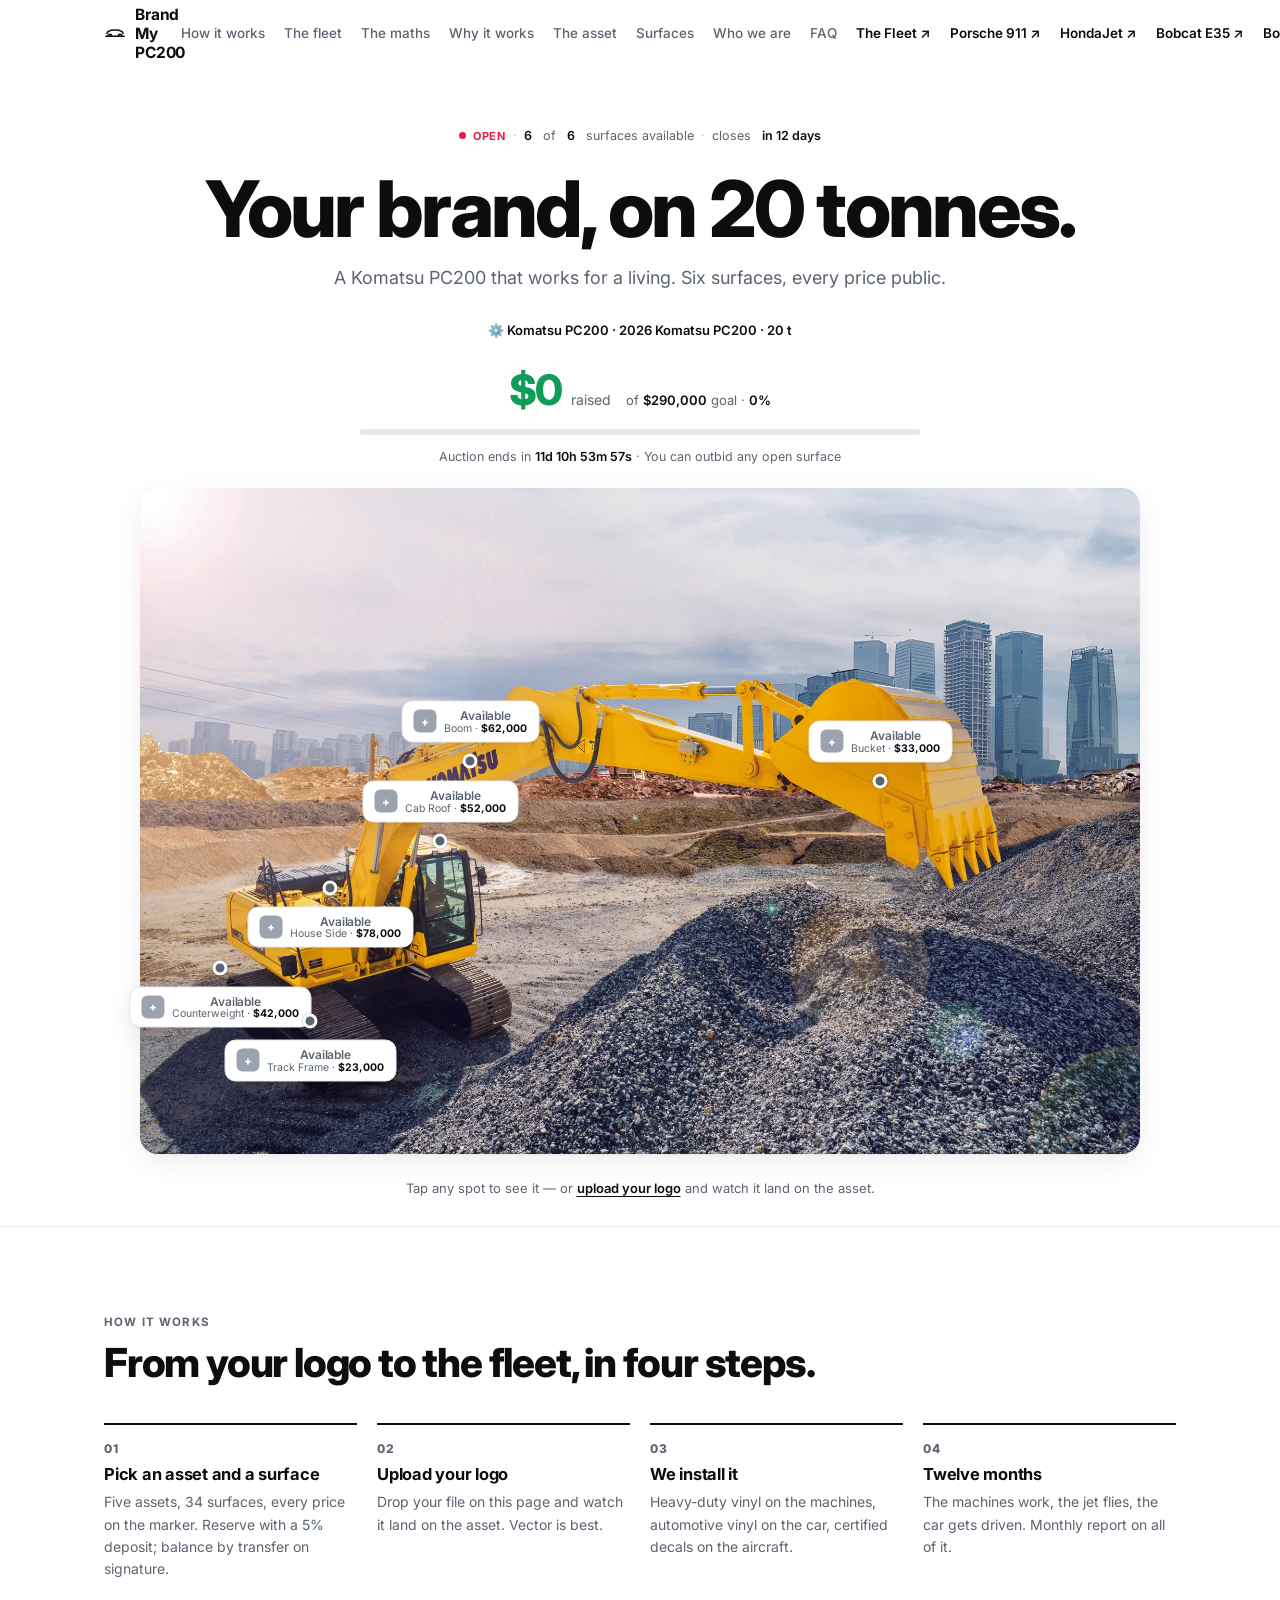
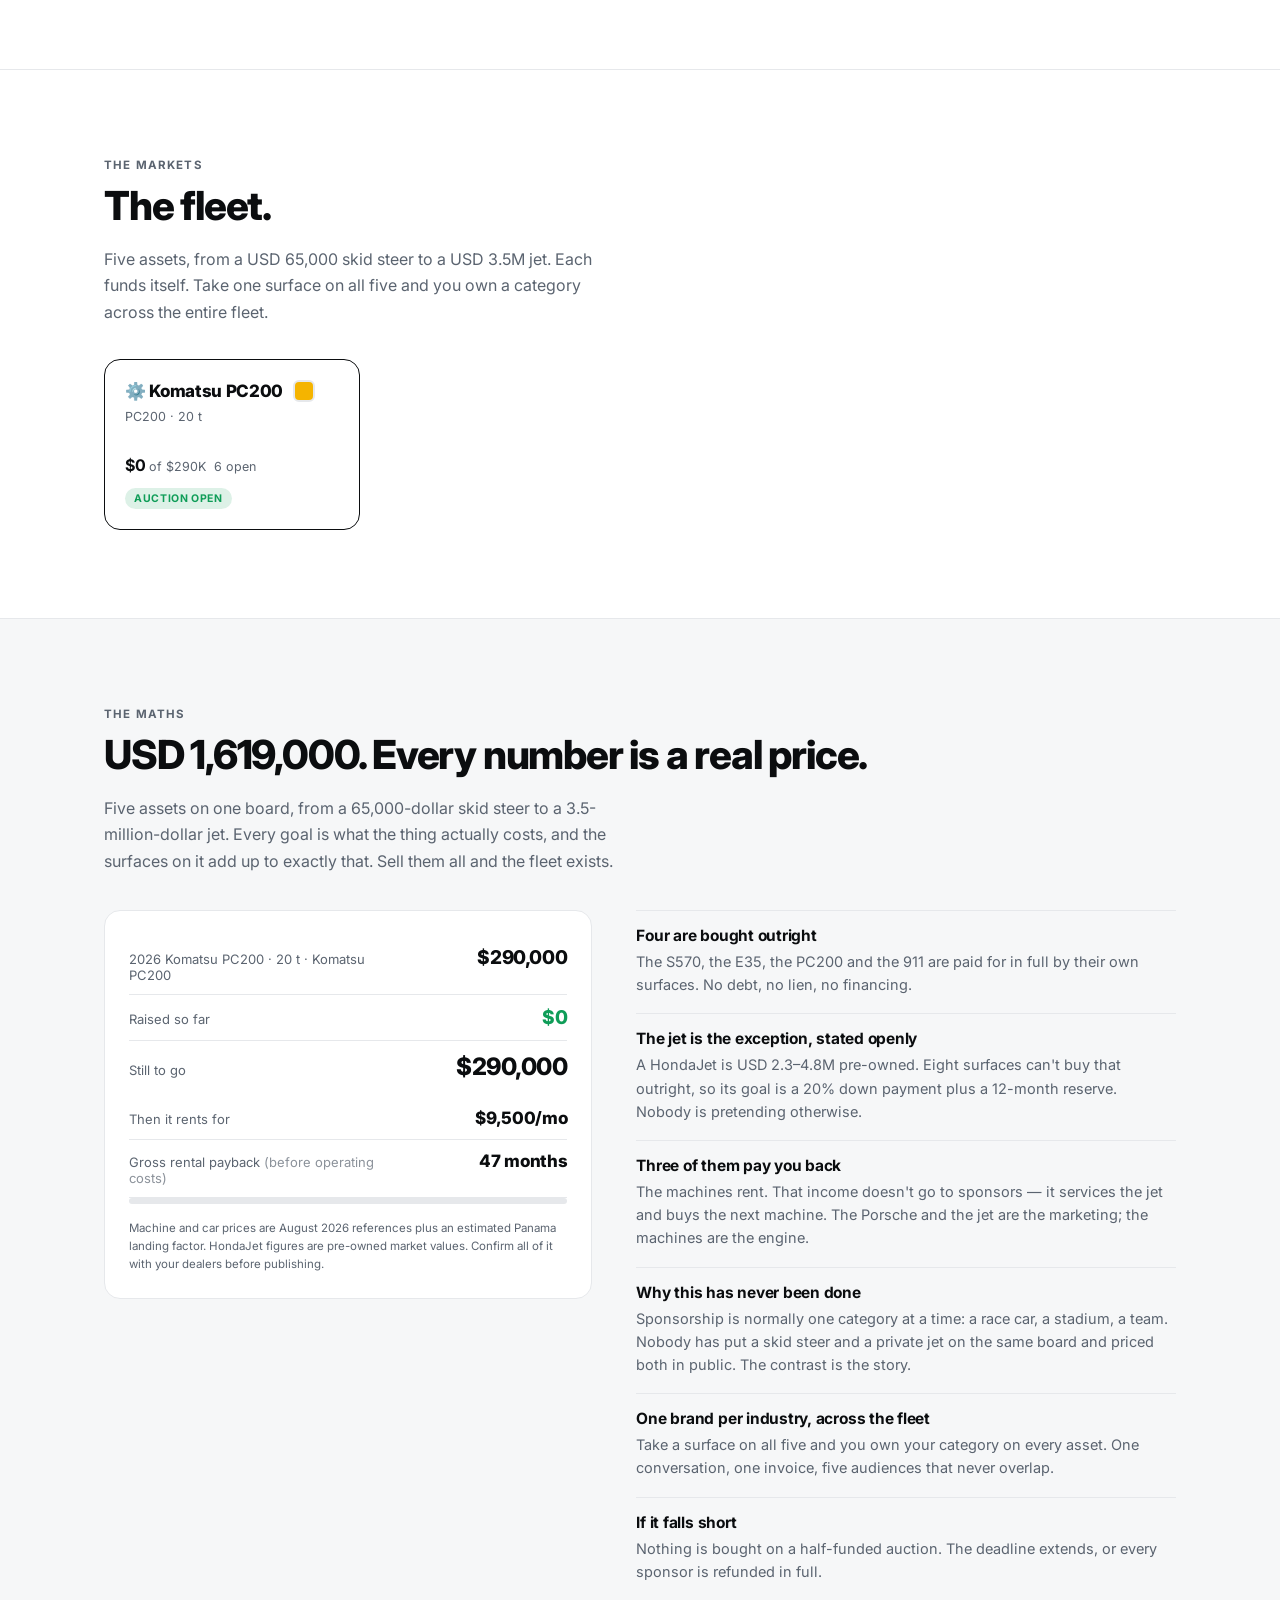
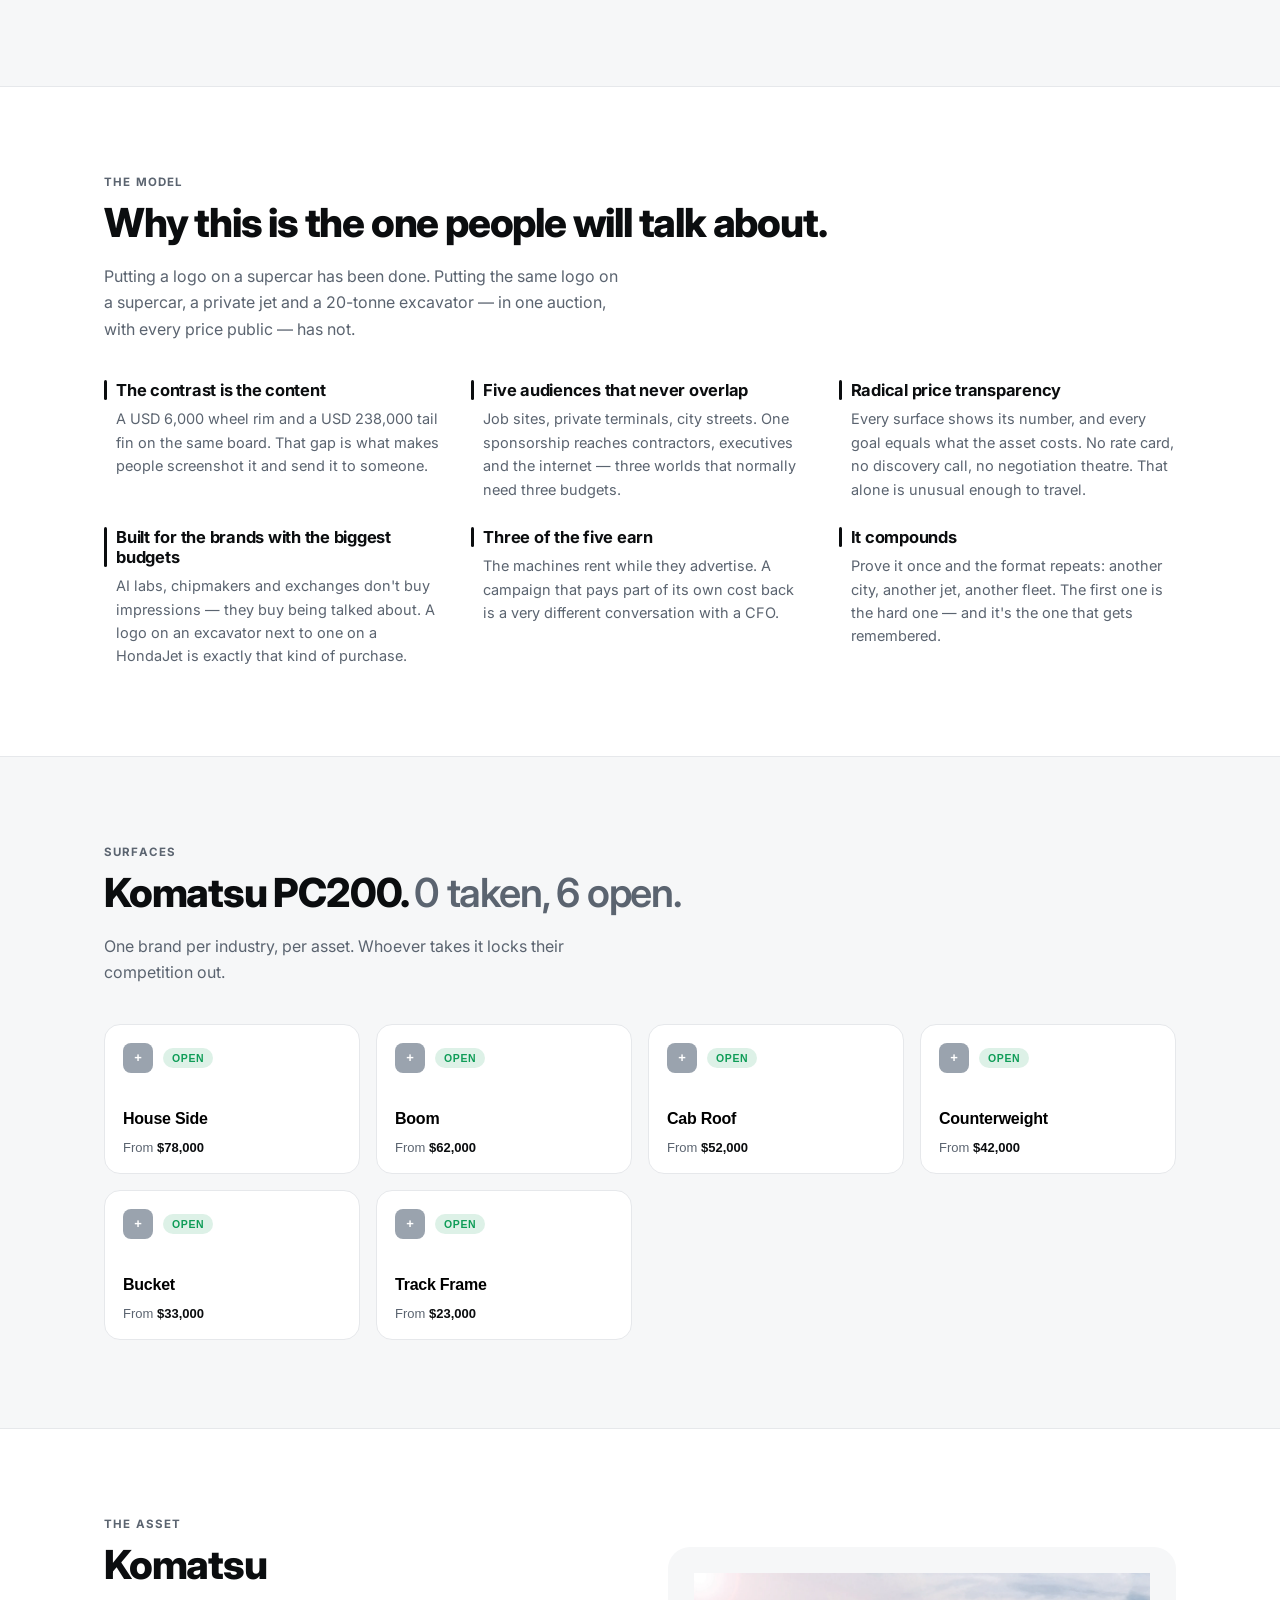
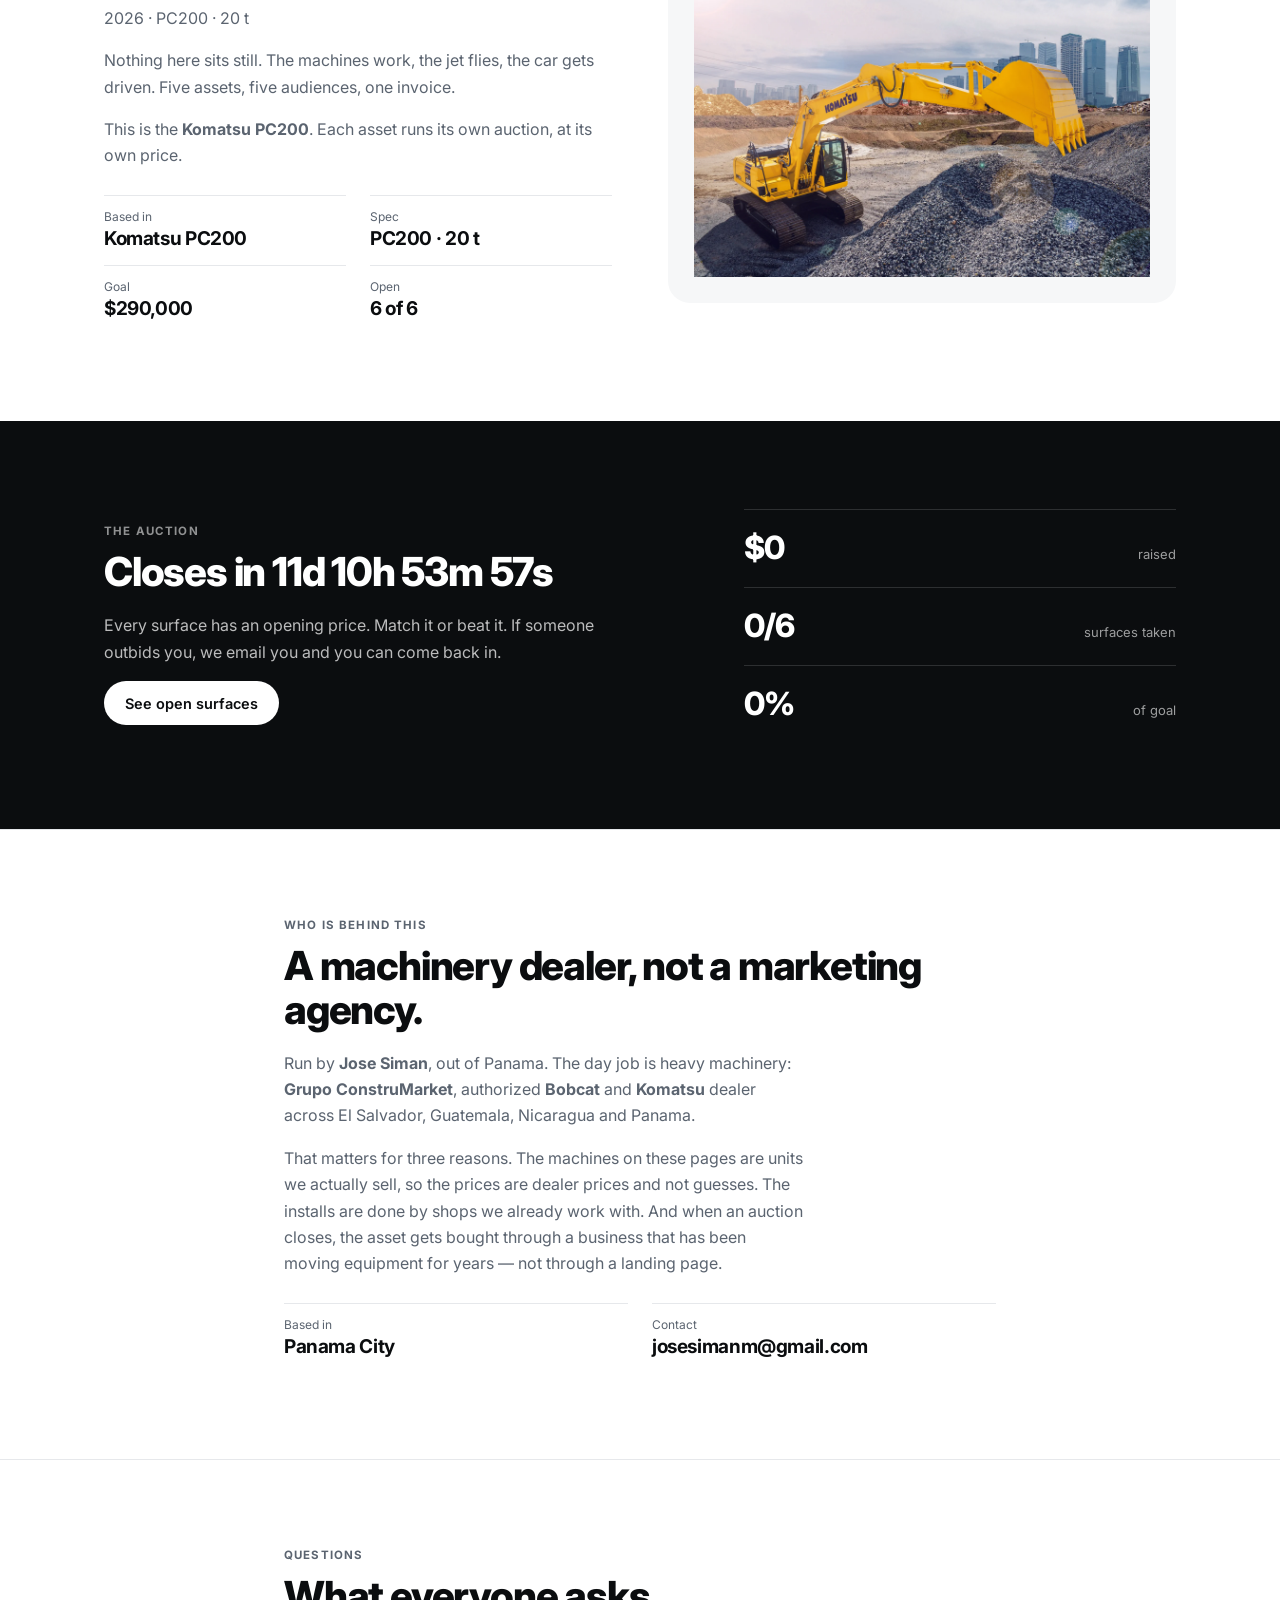
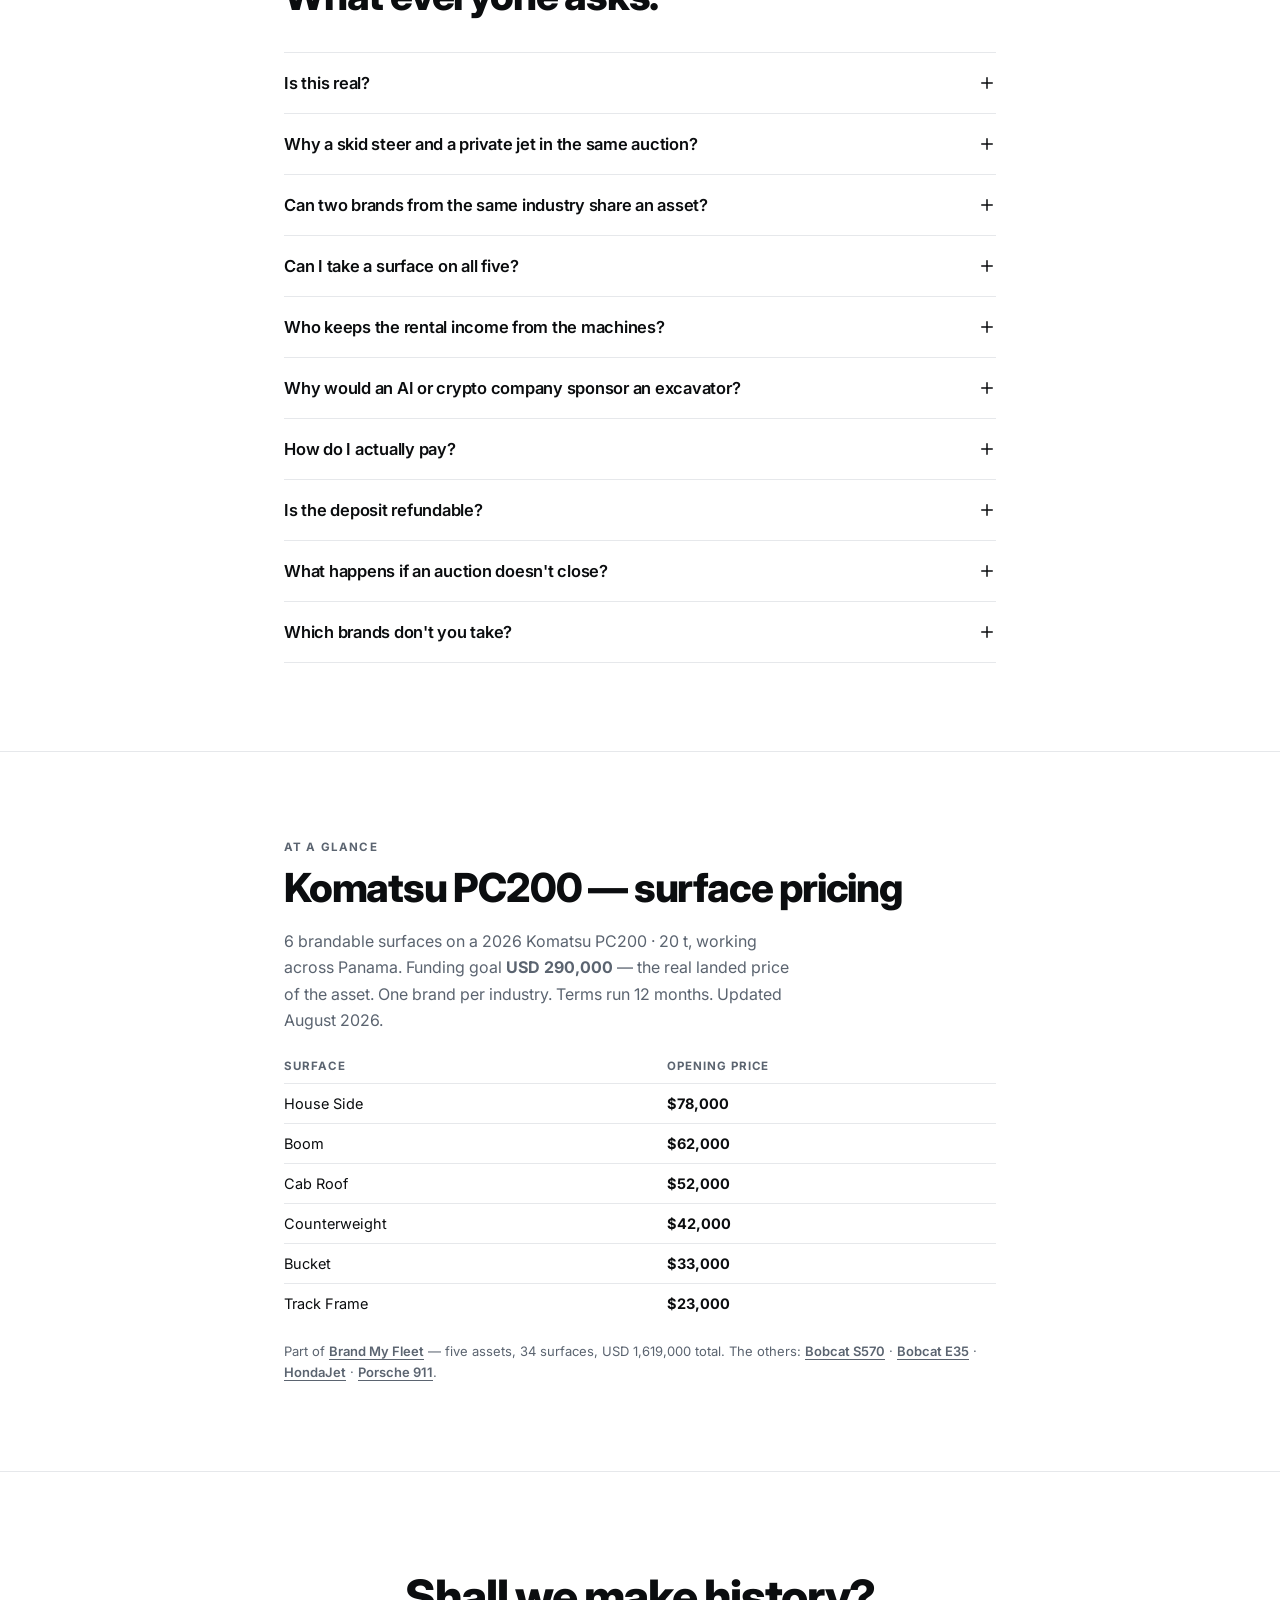
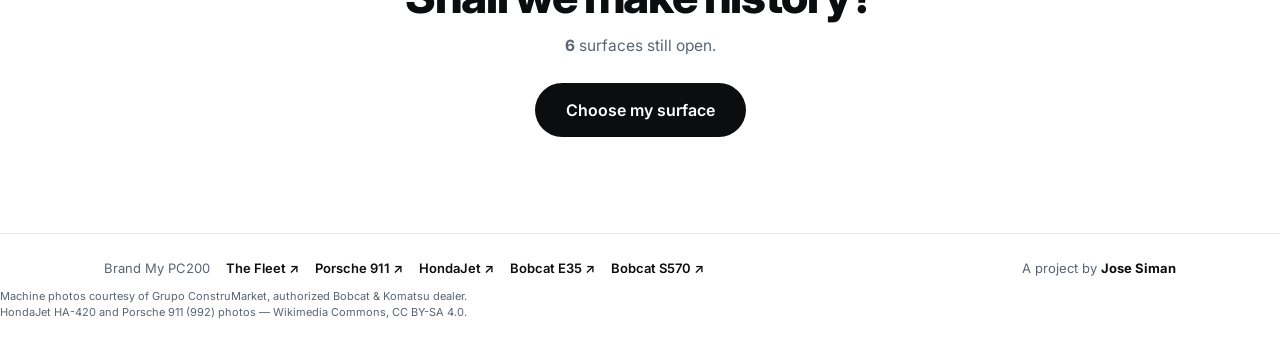
<file: pc200.html>
<!DOCTYPE html>
<html lang="en">
<head>
<meta charset="utf-8">
<meta name="viewport" content="width=device-width, initial-scale=1">
<title>Sponsor 20 Tonnes — Komatsu PC200 Brand Surfaces From $23,000 | Brand My Fleet</title>
<meta name="description" content="Your logo on a Komatsu PC200 excavator that works for a living. Six surfaces from $23,000 to $78,000, every price public. Goal = the machine's real price: $290,000.">
<meta property="og:title" content="Your brand, on 20 tonnes.">
<meta property="og:description" content="Your logo on a Komatsu PC200 excavator that works for a living. Six surfaces from $23,000 to $78,000, every price public. Goal = the machine's real price: $290,000.">
<meta property="og:type" content="website">
<link rel="preconnect" href="https://fonts.googleapis.com">
<link rel="preconnect" href="https://fonts.gstatic.com" crossorigin>
<link href="https://fonts.googleapis.com/css2?family=Inter:wght@400;500;600;700;800;900&display=swap" rel="stylesheet">
<link rel="stylesheet" href="assets/styles.css">
<link rel="icon" href="data:image/svg+xml,<svg xmlns='http://www.w3.org/2000/svg' viewBox='0 0 100 100'><text y='.9em' font-size='90'>🏁</text></svg>">
<link rel="canonical" href="https://josesimanm-ui.github.io/brand-my-fleet/pc200.html">
<meta property="og:url" content="https://josesimanm-ui.github.io/brand-my-fleet/pc200.html">
<meta property="og:image" content="https://josesimanm-ui.github.io/brand-my-fleet/assets/komatsu-pc200-og.jpg">
<meta property="og:site_name" content="Brand My Fleet">
<meta name="twitter:card" content="summary_large_image">
<meta name="twitter:title" content="Sponsor 20 Tonnes — Komatsu PC200 Brand Surfaces From $23,000">
<meta name="twitter:description" content="Your logo on a Komatsu PC200 excavator that works for a living. Six surfaces from $23,000 to $78,000, every price public. Goal = the machine's real price: $290,000.">
<meta name="twitter:image" content="https://josesimanm-ui.github.io/brand-my-fleet/assets/komatsu-pc200-og.jpg">
<link rel="preload" as="image" href="assets/komatsu-pc200-og.jpg">
<script type="application/ld+json">{"@context": "https://schema.org", "@type": "Product", "name": "Brand sponsorship \u2014 2026 Komatsu PC200 \u00b7 20 t (Komatsu PC200)", "description": "6 brandable surfaces, one brand per industry, 12 months. Funding goal USD 290,000 \u2014 the real price of the asset.", "image": "https://josesimanm-ui.github.io/brand-my-fleet/assets/komatsu-pc200-og.jpg", "brand": {"@type": "Brand", "name": "Brand My Fleet"}, "offers": [{"@type": "Offer", "name": "House Side \u2014 12-month brand placement", "price": "78000", "priceCurrency": "USD", "availability": "https://schema.org/InStock", "url": "https://josesimanm-ui.github.io/brand-my-fleet/pc200.html"}, {"@type": "Offer", "name": "Boom \u2014 12-month brand placement", "price": "62000", "priceCurrency": "USD", "availability": "https://schema.org/InStock", "url": "https://josesimanm-ui.github.io/brand-my-fleet/pc200.html"}, {"@type": "Offer", "name": "Cab Roof \u2014 12-month brand placement", "price": "52000", "priceCurrency": "USD", "availability": "https://schema.org/InStock", "url": "https://josesimanm-ui.github.io/brand-my-fleet/pc200.html"}, {"@type": "Offer", "name": "Counterweight \u2014 12-month brand placement", "price": "42000", "priceCurrency": "USD", "availability": "https://schema.org/InStock", "url": "https://josesimanm-ui.github.io/brand-my-fleet/pc200.html"}, {"@type": "Offer", "name": "Bucket \u2014 12-month brand placement", "price": "33000", "priceCurrency": "USD", "availability": "https://schema.org/InStock", "url": "https://josesimanm-ui.github.io/brand-my-fleet/pc200.html"}, {"@type": "Offer", "name": "Track Frame \u2014 12-month brand placement", "price": "23000", "priceCurrency": "USD", "availability": "https://schema.org/InStock", "url": "https://josesimanm-ui.github.io/brand-my-fleet/pc200.html"}]}</script>
</head>
<body>

<!-- ============ NAV ============ -->
<header class="nav" id="nav">
  <div class="wrap nav__inner">
    <a class="nav__brand" href="#top">
      <svg class="nav__mark" viewBox="0 0 24 24" aria-hidden="true">
        <path d="M2 15.5h20M4.5 15.5c0-1.2.9-2.2 2-2.2s2 1 2 2.2M15.5 15.5c0-1.2.9-2.2 2-2.2s2 1 2 2.2"
              fill="none" stroke="currentColor" stroke-width="1.6" stroke-linecap="round"/>
        <path d="M3 13.2c.4-1.6 1-2.6 1.9-3.1C6.4 9.2 8.7 8.8 12 8.8s5.6.4 7.1 1.3c.9.5 1.5 1.5 1.9 3.1"
              fill="none" stroke="currentColor" stroke-width="1.6" stroke-linejoin="round"/>
      </svg>
      <span id="navBrandName">Brand My Fleet</span>
    </a>

    <nav class="nav__links">
      <a href="#how">How it works</a>
      <a href="#markets">The fleet</a>
      <a href="#funding">The maths</a>
      <a href="#why">Why it works</a>
      <a href="#car">The asset</a>
      <a href="#spots">Surfaces</a>
      <a href="#who">Who we are</a>
      <a href="#faq">FAQ</a>
      <a class="nav__sister" id="sisterLink" href="jet.html">Brand My Jet ↗</a>
    </nav>

    <div class="nav__actions">
      <button class="iconbtn" id="themeBtn" aria-label="Toggle theme" title="Toggle theme">
        <svg viewBox="0 0 24 24" aria-hidden="true"><circle cx="12" cy="12" r="4.2" fill="none" stroke="currentColor" stroke-width="1.7"/><path d="M12 2.6v2.2M12 19.2v2.2M2.6 12h2.2M19.2 12h2.2M5.4 5.4l1.6 1.6M17 17l1.6 1.6M18.6 5.4L17 7M7 17l-1.6 1.6" stroke="currentColor" stroke-width="1.7" stroke-linecap="round"/></svg>
      </button>
      <a class="btn btn--dark" href="#spots">Get a spot</a>
    </div>

    <button class="iconbtn nav__burger" id="burgerBtn" aria-label="Menu">
      <svg viewBox="0 0 24 24" aria-hidden="true"><path d="M4 7h16M4 12h16M4 17h16" stroke="currentColor" stroke-width="1.8" stroke-linecap="round"/></svg>
    </button>
  </div>
  <div class="nav__mobile" id="navMobile">
    <a href="#how">How it works</a>
    <a href="#markets">The fleet</a>
    <a href="#funding">The maths</a>
    <a href="#why">Why it works</a>
    <a href="#car">The asset</a>
    <a href="#spots">Surfaces</a>
    <a href="#faq">FAQ</a>
    <a id="sisterLinkM" href="jet.html">Brand My Jet ↗</a>
    <a class="btn btn--dark" href="#spots">Get a spot</a>
  </div>
</header>

<main id="top">

<!-- ============ HERO ============ -->
<section class="hero">
  <div class="wrap">

    <div class="live">
      <span class="live__dot"></span>
      <span class="live__label">OPEN</span>
      <span class="live__sep">·</span>
      <b id="openNow">—</b>&nbsp;of&nbsp;<b id="totalNow">—</b>&nbsp;surfaces available
      <span class="live__sep">·</span>
      closes&nbsp;<b id="closeShort">—</b>
    </div>

    <h1 class="hero__title" id="heroTitle">Five assets. One auction.</h1>
    <p class="hero__sub" id="heroSub">A Porsche, a jet and three machines.</p>

    <div class="cities" id="cityTabs" role="tablist" aria-label="Choose a city"></div>
    <p class="cities__car"><b id="carLine">—</b></p>

    <div class="raised">
      <div class="raised__row">
        <span class="raised__amount" id="raisedAmount">$0</span>
        <span class="raised__word">raised</span>
        <span class="raised__goal">of <b id="goalAmount">$0</b> goal · <b id="pct">0%</b></span>
      </div>
      <div class="bar"><div class="bar__fill" id="barFill"></div></div>
      <p class="raised__note">
        Auction ends in <b id="countdown">—</b> · You can outbid any open surface
      </p>
    </div>

    <!-- ===== VEHICLE + HOTSPOTS ===== -->
    <div class="stage" id="stage">
      <div class="stage__car" id="carHost">
        
      </div>
    </div>

    <p class="stage__hint" id="stageHint">
      Tap any spot to see it — or <button class="linkbtn" id="tryLogoBtn">upload your logo</button>
      and watch it land on the asset.
    </p>

  </div>
</section>

<!-- ============ HOW IT WORKS ============ -->
<section class="section" id="how">
  <div class="wrap">
    <p class="eyebrow">How it works</p>
    <h2 class="h2">From your logo to the fleet, in four steps.</h2>
    <div class="steps" id="stepsGrid"></div>
  </div>
</section>

<!-- ============ MARKETS ============ -->
<section class="section" id="markets">
  <div class="wrap">
    <p class="eyebrow">The markets</p>
    <h2 class="h2" id="marketsTitle">The fleet.</h2>
    <p class="lead" id="marketsLead">
      Five assets, from a USD 65,000 skid steer to a USD 3.5M jet. Each funds itself.
      Take one surface on all five and you own a category across the entire fleet.
    </p>
    <div class="markets" id="marketsGrid"></div>
  </div>
</section>

<!-- ============ WHERE THE MONEY GOES ============ -->
<section class="section section--alt" id="funding">
  <div class="wrap">
    <p class="eyebrow">The maths</p>
    <h2 class="h2" id="fundTitle">—</h2>
    <p class="lead" id="fundLead"></p>

    <div class="fund">
      <div class="fund__board">
        <div class="fund__row"><span id="fundAssetLabel">Asset</span><b id="fundAsset">$0</b></div>
        <div class="fund__row"><span>Raised so far</span><b class="is-green" id="fundRaised">$0</b></div>
        <div class="fund__row fund__row--total"><span>Still to go</span><b id="fundGap">$0</b></div>
        <div class="fund__row fund__rent" id="fundRent" hidden><span>Then it rents for</span><b id="fundRentVal">—</b></div>
        <div class="fund__row fund__rent" id="fundRent2" hidden><span>Gross rental payback <em>(before operating costs)</em></span><b id="fundPayback">—</b></div>
        <div class="bar"><div class="bar__fill" id="fundBar"></div></div>
        <p class="fund__note" id="fundNote"></p>
      </div>
      <dl class="fund__rows" id="fundRows"></dl>
    </div>
  </div>
</section>

<!-- ============ WHY IT WORKS ============ -->
<section class="section" id="why">
  <div class="wrap">
    <p class="eyebrow">The model</p>
    <h2 class="h2" id="engineTitle">—</h2>
    <p class="lead" id="engineLead"></p>
    <div class="engine" id="engineGrid"></div>
  </div>
</section>

<!-- ============ SPOTS ============ -->
<section class="section section--alt" id="spots">
  <div class="wrap">
    <p class="eyebrow">Surfaces</p>
    <h2 class="h2"><span id="spotsCity">—</span>. <span class="muted" id="openCount"></span></h2>
    <p class="lead">One brand per industry, per asset. Whoever takes it locks their competition out.</p>
    <div class="spots" id="spotsGrid"></div>
  </div>
</section>

<!-- ============ THE CAR ============ -->
<section class="section" id="car">
  <div class="wrap car2">
    <div>
      <p class="eyebrow" id="carEyebrow">The asset</p>
      <h2 class="h2" id="carTitle">Asset</h2>
      <p class="lead" id="carTrim"></p>
      <p class="lead" id="carBlurb">
        Nothing here sits still. The machines work, the jet flies, the car gets driven.
        Five assets, five audiences, one invoice.
      </p>
      <p class="lead">This is the <b id="carCityName">—</b>. Each asset runs its own auction, at its own price.</p>
      <dl class="specs" id="specsList"></dl>
    </div>
    <div class="car2__art" id="carMini"></div>
  </div>
</section>

<!-- ============ AUCTION ============ -->
<section class="section section--dark" id="auction">
  <div class="wrap auction">
    <div>
      <p class="eyebrow eyebrow--light">The auction</p>
      <h2 class="h2 h2--light">Closes in <span id="countdown2">—</span></h2>
      <p class="lead lead--light">
        Every surface has an opening price. Match it or beat it. If someone outbids you,
        we email you and you can come back in.
      </p>
      <a class="btn btn--light" href="#spots">See open surfaces</a>
    </div>
    <div class="auction__stats">
      <div class="stat"><span class="stat__k" id="statRaised">$0</span><span class="stat__l">raised</span></div>
      <div class="stat"><span class="stat__k" id="statSold">0/0</span><span class="stat__l">surfaces taken</span></div>
      <div class="stat"><span class="stat__k" id="statPct">0%</span><span class="stat__l">of goal</span></div>
    </div>
  </div>
</section>


<!-- ============ WHO IS BEHIND THIS ============ -->
<section class="section" id="who">
  <div class="wrap wrap--narrow">
    <p class="eyebrow">Who is behind this</p>
    <h2 class="h2">A machinery dealer, not a marketing agency.</h2>
    <p class="lead">
      Run by <b>Jose Siman</b>, out of Panama. The day job is heavy machinery:
      <b>Grupo ConstruMarket</b>, authorized <b>Bobcat</b> and <b>Komatsu</b> dealer across
      El Salvador, Guatemala, Nicaragua and Panama.
    </p>
    <p class="lead">
      That matters for three reasons. The machines on these pages are units we actually
      sell, so the prices are dealer prices and not guesses. The installs are done by shops
      we already work with. And when an auction closes, the asset gets bought through a
      business that has been moving equipment for years — not through a landing page.
    </p>
    <dl class="specs">
      <div><dt>Based in</dt><dd>Panama City</dd></div>
      <div><dt>Contact</dt><dd>josesimanm@gmail.com</dd></div>
    </dl>
  </div>
</section>

<!-- ============ FAQ ============ -->
<section class="section" id="faq">
  <div class="wrap wrap--narrow">
    <p class="eyebrow">Questions</p>
    <h2 class="h2">What everyone asks.</h2>
    <div class="faq" id="faqList"></div>
  </div>
</section>


<!-- static, crawlable summary (SEO/GEO) -->
<section class="section" id="glance">
  <div class="wrap wrap--narrow">
    <p class="eyebrow">At a glance</p>
    <h2 class="h2">Komatsu PC200 — surface pricing</h2>
    <p class="lead">6 brandable surfaces on a 2026 Komatsu PC200 · 20 t, working across Panama. Funding goal <b>USD 290,000</b> — the real landed price of the asset. One brand per industry. Terms run 12 months. Updated August 2026.</p>
    <table class="glance">
      <thead><tr><th>Surface</th><th>Opening price</th></tr></thead>
      <tbody>
      <tr><td>House Side</td><td>$78,000</td></tr>
      <tr><td>Boom</td><td>$62,000</td></tr>
      <tr><td>Cab Roof</td><td>$52,000</td></tr>
      <tr><td>Counterweight</td><td>$42,000</td></tr>
      <tr><td>Bucket</td><td>$33,000</td></tr>
      <tr><td>Track Frame</td><td>$23,000</td></tr>
      </tbody>
    </table>
    <p class="glance__note">Part of <a href="index.html">Brand My Fleet</a> — five assets, 34 surfaces, USD 1,619,000 total. The others: <a href="s570.html">Bobcat S570</a> · <a href="e35.html">Bobcat E35</a> · <a href="hondajet.html">HondaJet</a> · <a href="911.html">Porsche 911</a>.</p>
  </div>
</section>

<!-- ============ CTA ============ -->
<section class="cta">
  <div class="wrap">
    <h2 class="cta__title">Shall we make history?</h2>
    <p class="cta__sub"><b id="openCount2">—</b> surfaces still open.</p>
    <a class="btn btn--dark btn--lg" href="#spots">Choose my surface</a>
  </div>
</section>

</main>

<footer class="foot">
  <div class="wrap foot__inner">
    <span id="footBrand">Brand My Fleet</span>
    <a class="foot__sister" id="sisterLinkF" href="jet.html">Brand My Jet ↗</a>
    <span class="foot__by">A project by <b id="footOwner"></b></span>
    <a id="footIg" class="foot__ig" href="#" hidden>Instagram</a>
  </div>
</footer>

<!-- ============ MODAL ============ -->
<div class="modal" id="modal" hidden>
  <div class="modal__backdrop" data-close></div>
  <div class="modal__card" role="dialog" aria-modal="true" aria-labelledby="mTitle">
    <button class="modal__x" data-close aria-label="Close">
      <svg viewBox="0 0 24 24"><path d="M6 6l12 12M18 6L6 18" stroke="currentColor" stroke-width="2" stroke-linecap="round"/></svg>
    </button>
    <p class="modal__eyebrow" id="mEyebrow">Open surface</p>
    <h3 class="modal__title" id="mTitle">—</h3>
    <p class="modal__price"><b id="mPrice">—</b> <span>opening price · 12 months</span></p>

    <form id="mForm" class="form">
      <!-- LOGO UPLOAD: previews live on the vehicle -->
      <div class="drop" id="drop">
        <input type="file" id="logoInput" accept="image/png,image/jpeg,image/svg+xml,image/webp" hidden>
        <div class="drop__preview" id="dropPreview" hidden><img id="dropImg" alt="Your logo"></div>
        <div class="drop__empty" id="dropEmpty">
          <svg viewBox="0 0 24 24" class="drop__ico"><path d="M12 16V4m0 0L7.5 8.5M12 4l4.5 4.5M4 16v2.5A1.5 1.5 0 0 0 5.5 20h13a1.5 1.5 0 0 0 1.5-1.5V16" fill="none" stroke="currentColor" stroke-width="1.7" stroke-linecap="round" stroke-linejoin="round"/></svg>
          <b>Upload your logo</b>
          <span>PNG, SVG or JPG — see it on the asset instantly</span>
        </div>
        <button type="button" class="drop__clear" id="dropClear" hidden>Remove</button>
      </div>

      <label>Your brand<input name="brand" required placeholder="Company name"></label>
      <label>Industry <span class="form__hint">— one brand per industry, per asset</span>
        <input name="industry" required placeholder="Banking, telco, beer, retail…"></label>
      <label>Your name<input name="name" required placeholder="Who's writing"></label>
      <label>Email<input name="email" type="email" required placeholder="you@company.com"></label>
      <label>Your offer (USD) <span class="form__hint">— match or beat the opening price</span>
        <input name="bid" id="mBid" type="number" min="0" step="100" required></label>
      <div class="deposit">
        <div class="deposit__row"><span>Reservation deposit (5%)</span><b id="mDeposit">—</b></div>
        <div class="deposit__row"><span>Balance on signature</span><b id="mBalance">—</b></div>
        <p class="deposit__note">The deposit holds this surface for 14 days while we agree
        terms. Balance is paid by bank transfer against a signed contract and an invoice —
        no card fees on either side. Deposit is fully refunded if the auction doesn't close.</p>
      </div>
      <button class="btn btn--dark btn--full" type="submit">Reserve this surface</button>
      <p class="form__note">Nothing is charged here. We reply within 24h with the contract
      and wire instructions.</p>
    </form>

    <div id="mSold" class="sold" hidden>
      <p>This surface is taken by <b id="mSoldBrand"></b>.</p>
      <p class="sold__note">Join the waiting list and we'll tell you the moment it frees up.</p>
      <a class="btn btn--dark btn--full" id="mWait" href="#">Join the waiting list</a>
    </div>
  </div>
</div>

<script src="config.fleet.js"></script>
<script>
/* página individual: un solo asset del fleet */
(function () {
  var S = window.SITE, id = "pc200";
  window.FLEET_SOLO = true;
  S.markets = S.markets.filter(function (m) { return m.id === id; });
  var P = (window.FLEET_PAGES || {})[id] || {};
  if (P.title) S.hero.title = P.title;
  if (P.sub) S.hero.sub = P.sub;
  S.site.name = "Brand My PC200";
  S.site.sisters = [{ label: "The Fleet", href: "index.html" }, { label: "Bobcat S570", href: "s570.html" }, { label: "Bobcat E35", href: "e35.html" }, { label: "HondaJet", href: "hondajet.html" }, { label: "Porsche 911", href: "911.html" }];
})();
</script>
<script src="assets/app.js"></script>
</body>
</html>
</file>
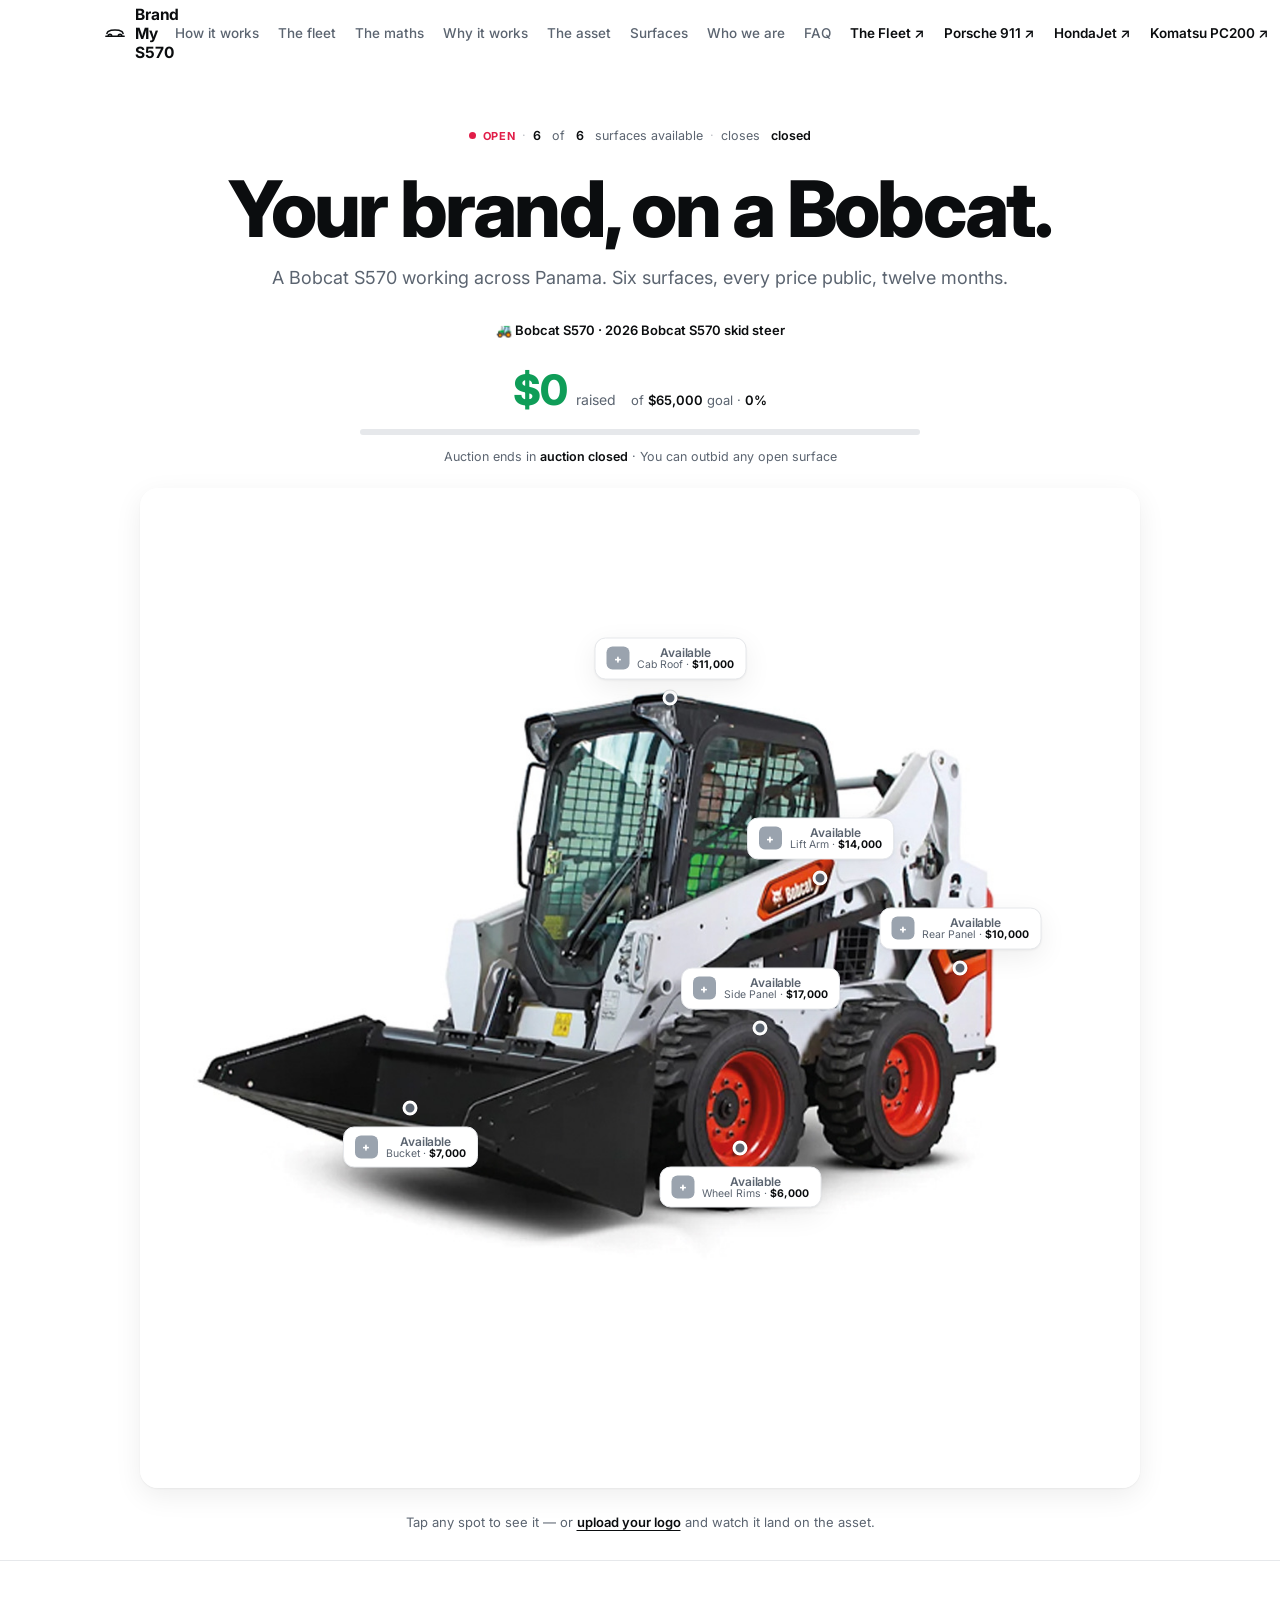
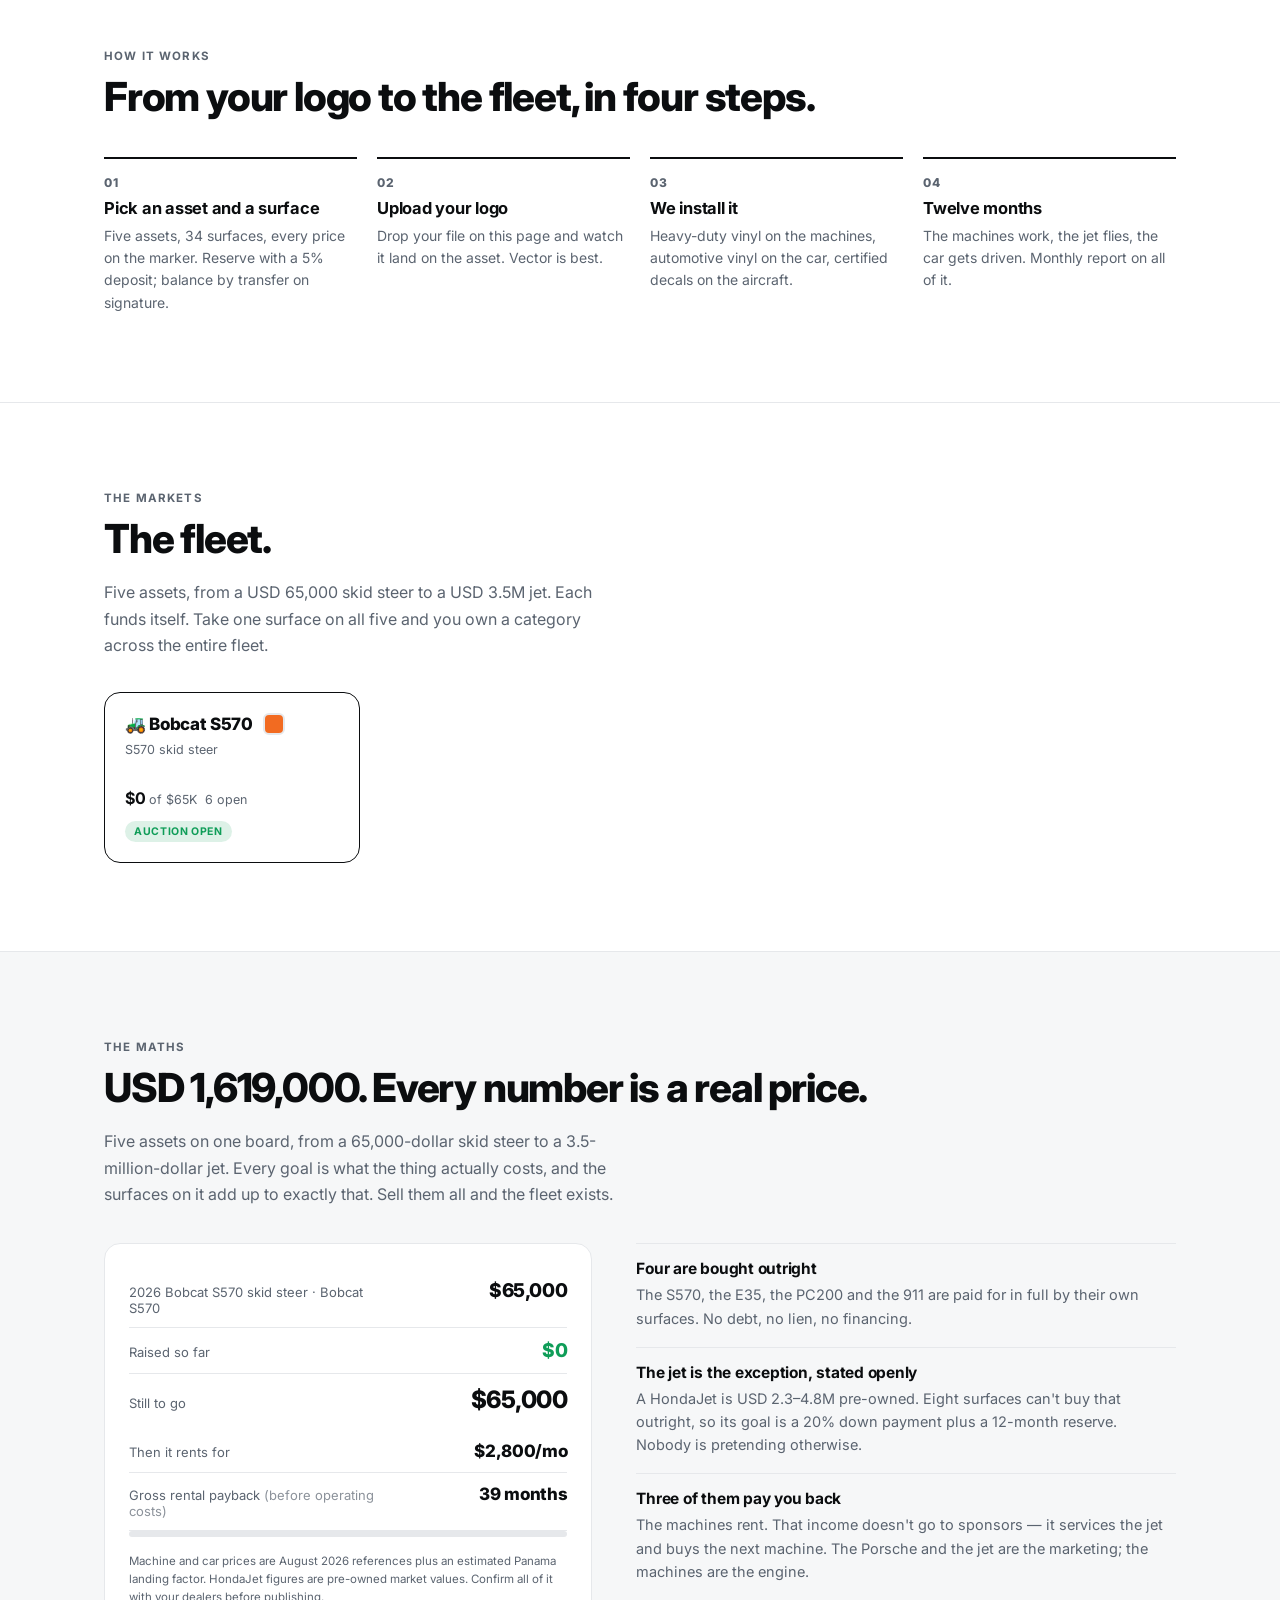
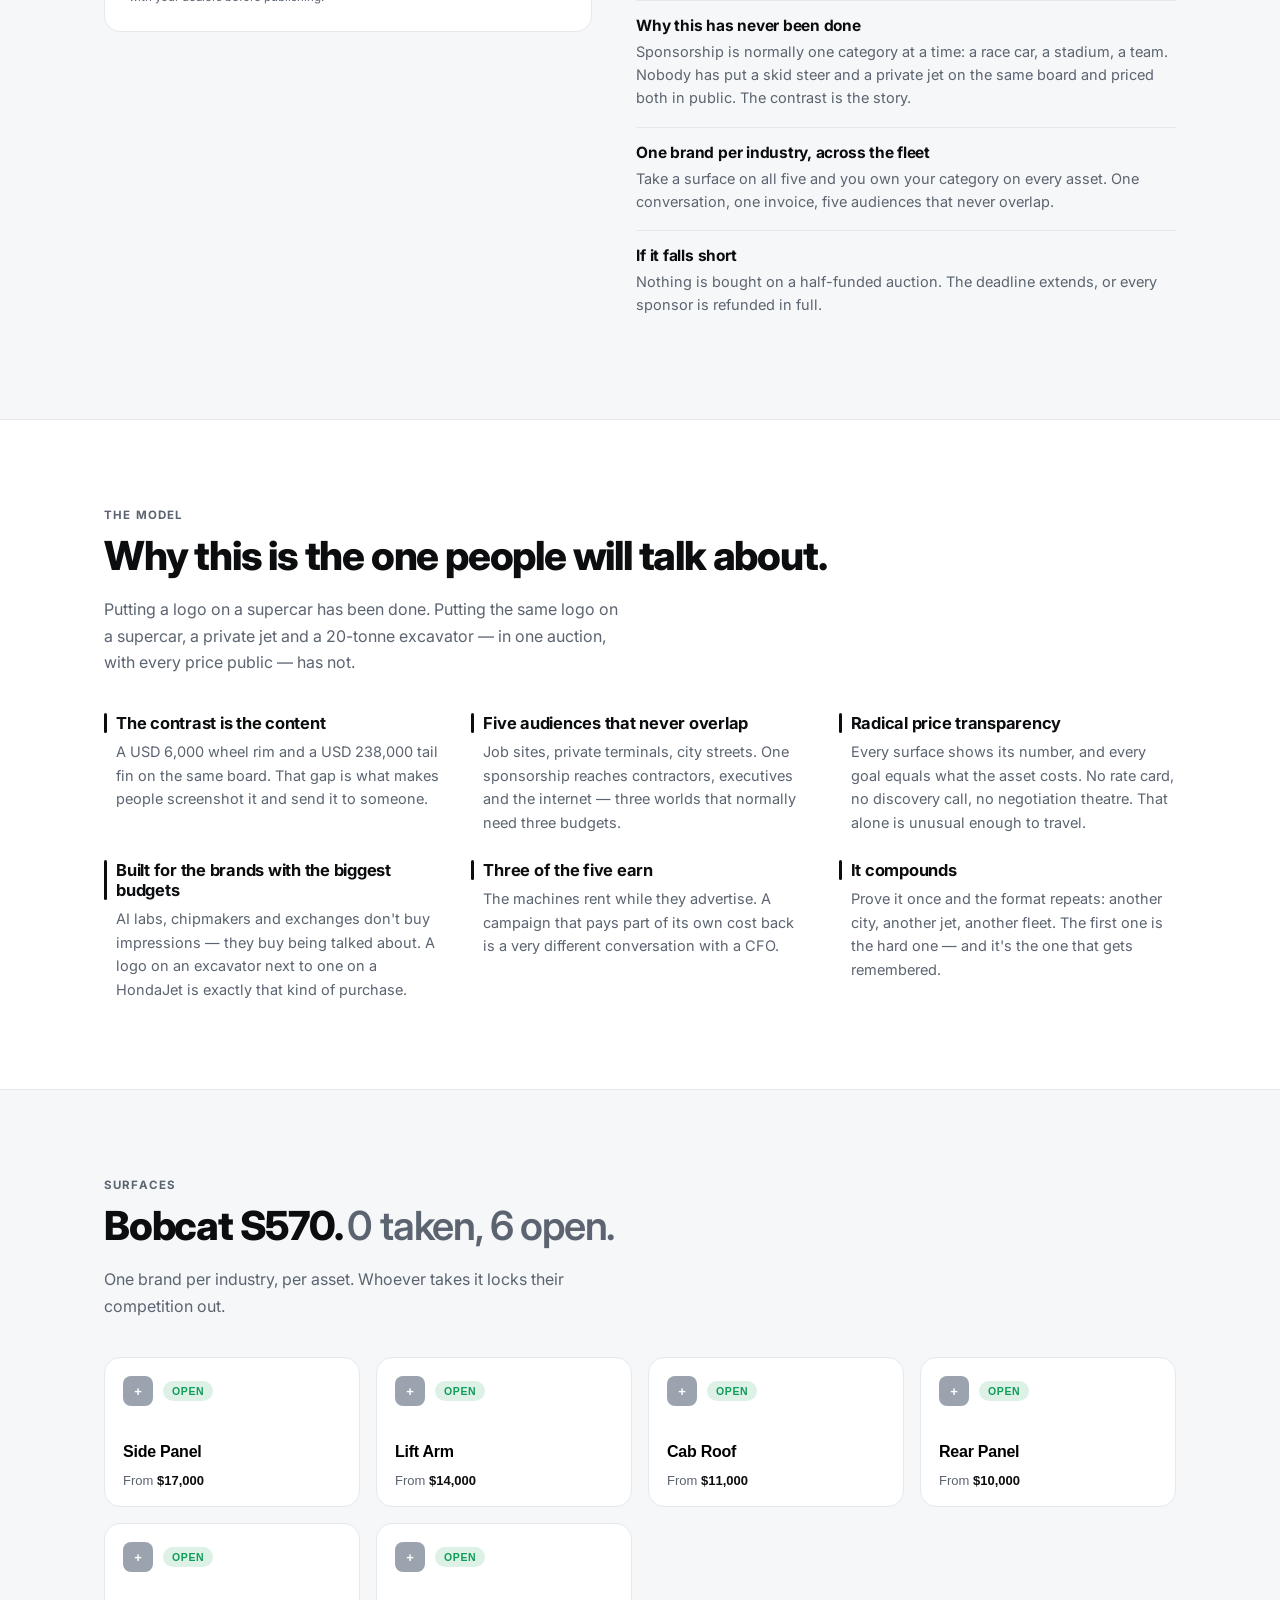
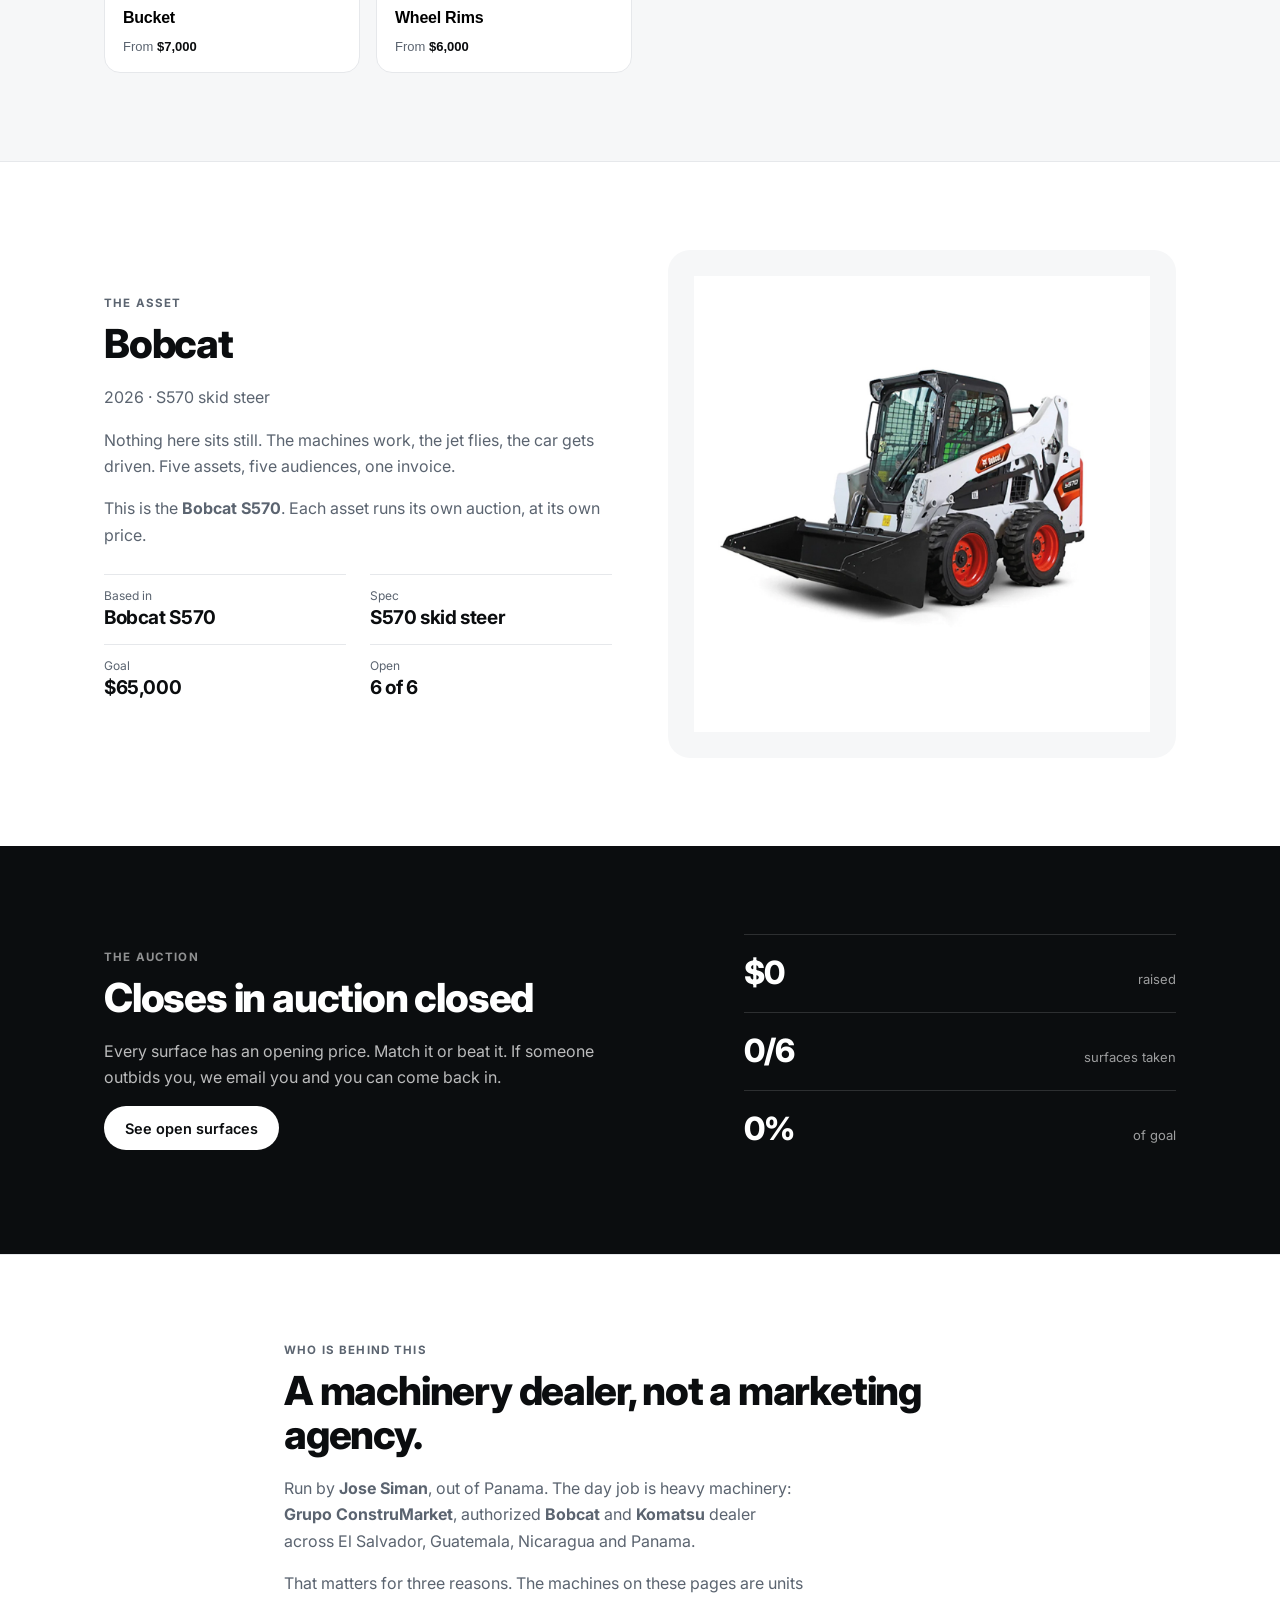
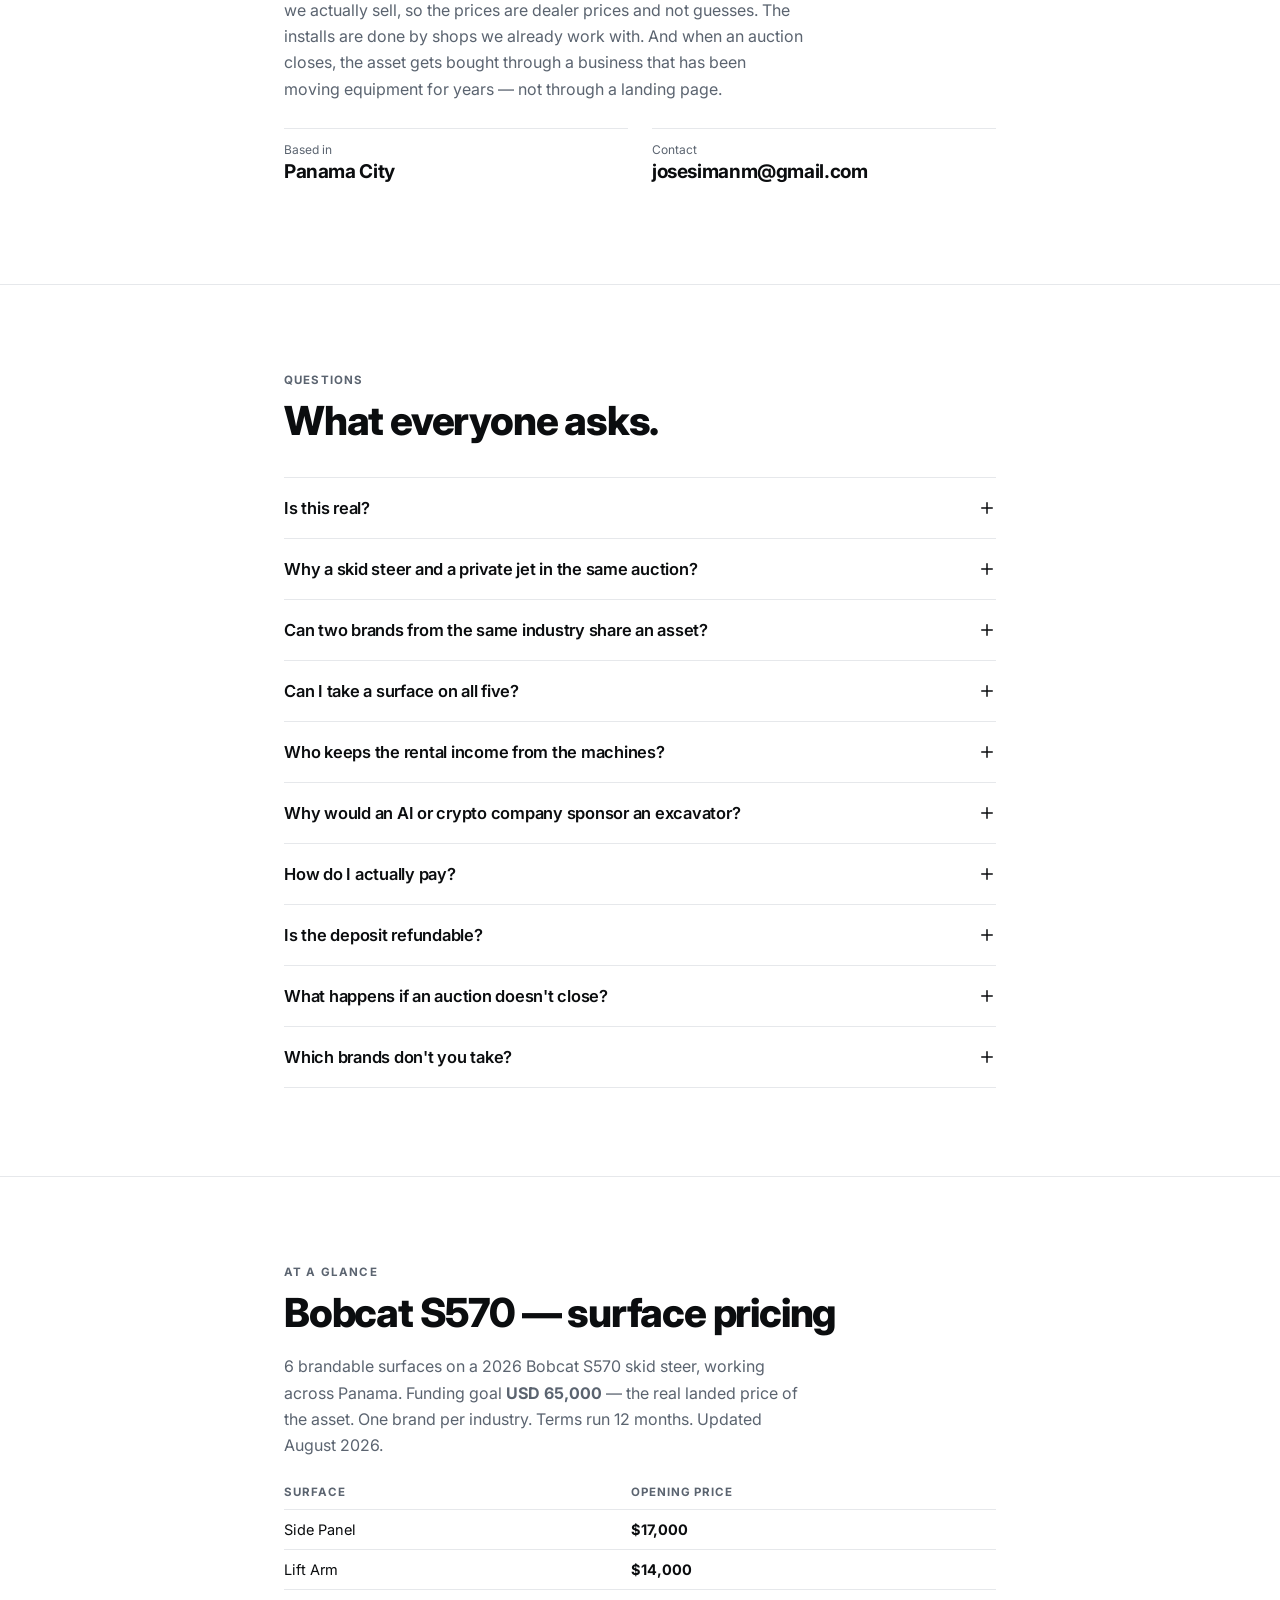
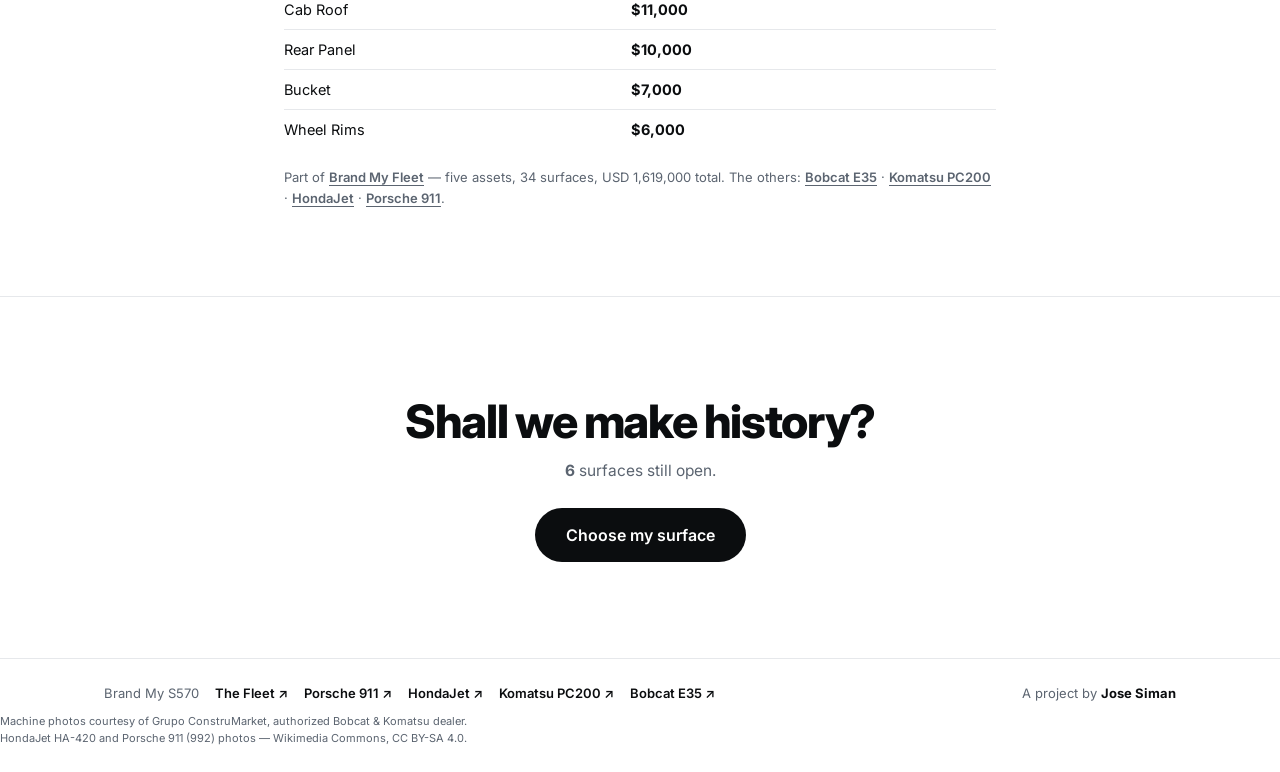
<file: s570.html>
<!DOCTYPE html>
<html lang="en">
<head>
<meta charset="utf-8">
<meta name="viewport" content="width=device-width, initial-scale=1">
<title>Put Your Logo on a Bobcat S570 — Brand Surfaces From $6,000 | Brand My Fleet</title>
<meta name="description" content="Six brandable surfaces on a 2026 Bobcat S570 skid steer working across Panama. Prices from $6,000 to $17,000, all public. One brand per industry, 12 months.">
<meta property="og:title" content="Your brand, on a Bobcat.">
<meta property="og:description" content="Six brandable surfaces on a 2026 Bobcat S570 skid steer working across Panama. Prices from $6,000 to $17,000, all public. One brand per industry, 12 months.">
<meta property="og:type" content="website">
<link rel="preconnect" href="https://fonts.googleapis.com">
<link rel="preconnect" href="https://fonts.gstatic.com" crossorigin>
<link href="https://fonts.googleapis.com/css2?family=Inter:wght@400;500;600;700;800;900&display=swap" rel="stylesheet">
<link rel="stylesheet" href="assets/styles.css">
<link rel="icon" href="data:image/svg+xml,<svg xmlns='http://www.w3.org/2000/svg' viewBox='0 0 100 100'><text y='.9em' font-size='90'>🏁</text></svg>">
<link rel="canonical" href="https://josesimanm-ui.github.io/brand-my-fleet/s570.html">
<meta property="og:url" content="https://josesimanm-ui.github.io/brand-my-fleet/s570.html">
<meta property="og:image" content="https://josesimanm-ui.github.io/brand-my-fleet/assets/bobcat-s570.jpg">
<meta property="og:site_name" content="Brand My Fleet">
<meta name="twitter:card" content="summary_large_image">
<meta name="twitter:title" content="Put Your Logo on a Bobcat S570 — Brand Surfaces From $6,000">
<meta name="twitter:description" content="Six brandable surfaces on a 2026 Bobcat S570 skid steer working across Panama. Prices from $6,000 to $17,000, all public. One brand per industry, 12 months.">
<meta name="twitter:image" content="https://josesimanm-ui.github.io/brand-my-fleet/assets/bobcat-s570.jpg">
<link rel="preload" as="image" href="assets/bobcat-s570.jpg">
<script type="application/ld+json">{"@context": "https://schema.org", "@type": "Product", "name": "Brand sponsorship \u2014 2026 Bobcat S570 skid steer (Bobcat S570)", "description": "6 brandable surfaces, one brand per industry, 12 months. Funding goal USD 65,000 \u2014 the real price of the asset.", "image": "https://josesimanm-ui.github.io/brand-my-fleet/assets/bobcat-s570.jpg", "brand": {"@type": "Brand", "name": "Brand My Fleet"}, "offers": [{"@type": "Offer", "name": "Side Panel \u2014 12-month brand placement", "price": "17000", "priceCurrency": "USD", "availability": "https://schema.org/InStock", "url": "https://josesimanm-ui.github.io/brand-my-fleet/s570.html"}, {"@type": "Offer", "name": "Lift Arm \u2014 12-month brand placement", "price": "14000", "priceCurrency": "USD", "availability": "https://schema.org/InStock", "url": "https://josesimanm-ui.github.io/brand-my-fleet/s570.html"}, {"@type": "Offer", "name": "Cab Roof \u2014 12-month brand placement", "price": "11000", "priceCurrency": "USD", "availability": "https://schema.org/InStock", "url": "https://josesimanm-ui.github.io/brand-my-fleet/s570.html"}, {"@type": "Offer", "name": "Rear Panel \u2014 12-month brand placement", "price": "10000", "priceCurrency": "USD", "availability": "https://schema.org/InStock", "url": "https://josesimanm-ui.github.io/brand-my-fleet/s570.html"}, {"@type": "Offer", "name": "Bucket \u2014 12-month brand placement", "price": "7000", "priceCurrency": "USD", "availability": "https://schema.org/InStock", "url": "https://josesimanm-ui.github.io/brand-my-fleet/s570.html"}, {"@type": "Offer", "name": "Wheel Rims \u2014 12-month brand placement", "price": "6000", "priceCurrency": "USD", "availability": "https://schema.org/InStock", "url": "https://josesimanm-ui.github.io/brand-my-fleet/s570.html"}]}</script>
</head>
<body>

<!-- ============ NAV ============ -->
<header class="nav" id="nav">
  <div class="wrap nav__inner">
    <a class="nav__brand" href="#top">
      <svg class="nav__mark" viewBox="0 0 24 24" aria-hidden="true">
        <path d="M2 15.5h20M4.5 15.5c0-1.2.9-2.2 2-2.2s2 1 2 2.2M15.5 15.5c0-1.2.9-2.2 2-2.2s2 1 2 2.2"
              fill="none" stroke="currentColor" stroke-width="1.6" stroke-linecap="round"/>
        <path d="M3 13.2c.4-1.6 1-2.6 1.9-3.1C6.4 9.2 8.7 8.8 12 8.8s5.6.4 7.1 1.3c.9.5 1.5 1.5 1.9 3.1"
              fill="none" stroke="currentColor" stroke-width="1.6" stroke-linejoin="round"/>
      </svg>
      <span id="navBrandName">Brand My Fleet</span>
    </a>

    <nav class="nav__links">
      <a href="#how">How it works</a>
      <a href="#markets">The fleet</a>
      <a href="#funding">The maths</a>
      <a href="#why">Why it works</a>
      <a href="#car">The asset</a>
      <a href="#spots">Surfaces</a>
      <a href="#who">Who we are</a>
      <a href="#faq">FAQ</a>
      <a class="nav__sister" id="sisterLink" href="jet.html">Brand My Jet ↗</a>
    </nav>

    <div class="nav__actions">
      <button class="iconbtn" id="themeBtn" aria-label="Toggle theme" title="Toggle theme">
        <svg viewBox="0 0 24 24" aria-hidden="true"><circle cx="12" cy="12" r="4.2" fill="none" stroke="currentColor" stroke-width="1.7"/><path d="M12 2.6v2.2M12 19.2v2.2M2.6 12h2.2M19.2 12h2.2M5.4 5.4l1.6 1.6M17 17l1.6 1.6M18.6 5.4L17 7M7 17l-1.6 1.6" stroke="currentColor" stroke-width="1.7" stroke-linecap="round"/></svg>
      </button>
      <a class="btn btn--dark" href="#spots">Get a spot</a>
    </div>

    <button class="iconbtn nav__burger" id="burgerBtn" aria-label="Menu">
      <svg viewBox="0 0 24 24" aria-hidden="true"><path d="M4 7h16M4 12h16M4 17h16" stroke="currentColor" stroke-width="1.8" stroke-linecap="round"/></svg>
    </button>
  </div>
  <div class="nav__mobile" id="navMobile">
    <a href="#how">How it works</a>
    <a href="#markets">The fleet</a>
    <a href="#funding">The maths</a>
    <a href="#why">Why it works</a>
    <a href="#car">The asset</a>
    <a href="#spots">Surfaces</a>
    <a href="#faq">FAQ</a>
    <a id="sisterLinkM" href="jet.html">Brand My Jet ↗</a>
    <a class="btn btn--dark" href="#spots">Get a spot</a>
  </div>
</header>

<main id="top">

<!-- ============ HERO ============ -->
<section class="hero">
  <div class="wrap">

    <div class="live">
      <span class="live__dot"></span>
      <span class="live__label">OPEN</span>
      <span class="live__sep">·</span>
      <b id="openNow">—</b>&nbsp;of&nbsp;<b id="totalNow">—</b>&nbsp;surfaces available
      <span class="live__sep">·</span>
      closes&nbsp;<b id="closeShort">—</b>
    </div>

    <h1 class="hero__title" id="heroTitle">Five assets. One auction.</h1>
    <p class="hero__sub" id="heroSub">A Porsche, a jet and three machines.</p>

    <div class="cities" id="cityTabs" role="tablist" aria-label="Choose a city"></div>
    <p class="cities__car"><b id="carLine">—</b></p>

    <div class="raised">
      <div class="raised__row">
        <span class="raised__amount" id="raisedAmount">$0</span>
        <span class="raised__word">raised</span>
        <span class="raised__goal">of <b id="goalAmount">$0</b> goal · <b id="pct">0%</b></span>
      </div>
      <div class="bar"><div class="bar__fill" id="barFill"></div></div>
      <p class="raised__note">
        Auction ends in <b id="countdown">—</b> · You can outbid any open surface
      </p>
    </div>

    <!-- ===== VEHICLE + HOTSPOTS ===== -->
    <div class="stage" id="stage">
      <div class="stage__car" id="carHost">
        
      </div>
    </div>

    <p class="stage__hint" id="stageHint">
      Tap any spot to see it — or <button class="linkbtn" id="tryLogoBtn">upload your logo</button>
      and watch it land on the asset.
    </p>

  </div>
</section>

<!-- ============ HOW IT WORKS ============ -->
<section class="section" id="how">
  <div class="wrap">
    <p class="eyebrow">How it works</p>
    <h2 class="h2">From your logo to the fleet, in four steps.</h2>
    <div class="steps" id="stepsGrid"></div>
  </div>
</section>

<!-- ============ MARKETS ============ -->
<section class="section" id="markets">
  <div class="wrap">
    <p class="eyebrow">The markets</p>
    <h2 class="h2" id="marketsTitle">The fleet.</h2>
    <p class="lead" id="marketsLead">
      Five assets, from a USD 65,000 skid steer to a USD 3.5M jet. Each funds itself.
      Take one surface on all five and you own a category across the entire fleet.
    </p>
    <div class="markets" id="marketsGrid"></div>
  </div>
</section>

<!-- ============ WHERE THE MONEY GOES ============ -->
<section class="section section--alt" id="funding">
  <div class="wrap">
    <p class="eyebrow">The maths</p>
    <h2 class="h2" id="fundTitle">—</h2>
    <p class="lead" id="fundLead"></p>

    <div class="fund">
      <div class="fund__board">
        <div class="fund__row"><span id="fundAssetLabel">Asset</span><b id="fundAsset">$0</b></div>
        <div class="fund__row"><span>Raised so far</span><b class="is-green" id="fundRaised">$0</b></div>
        <div class="fund__row fund__row--total"><span>Still to go</span><b id="fundGap">$0</b></div>
        <div class="fund__row fund__rent" id="fundRent" hidden><span>Then it rents for</span><b id="fundRentVal">—</b></div>
        <div class="fund__row fund__rent" id="fundRent2" hidden><span>Gross rental payback <em>(before operating costs)</em></span><b id="fundPayback">—</b></div>
        <div class="bar"><div class="bar__fill" id="fundBar"></div></div>
        <p class="fund__note" id="fundNote"></p>
      </div>
      <dl class="fund__rows" id="fundRows"></dl>
    </div>
  </div>
</section>

<!-- ============ WHY IT WORKS ============ -->
<section class="section" id="why">
  <div class="wrap">
    <p class="eyebrow">The model</p>
    <h2 class="h2" id="engineTitle">—</h2>
    <p class="lead" id="engineLead"></p>
    <div class="engine" id="engineGrid"></div>
  </div>
</section>

<!-- ============ SPOTS ============ -->
<section class="section section--alt" id="spots">
  <div class="wrap">
    <p class="eyebrow">Surfaces</p>
    <h2 class="h2"><span id="spotsCity">—</span>. <span class="muted" id="openCount"></span></h2>
    <p class="lead">One brand per industry, per asset. Whoever takes it locks their competition out.</p>
    <div class="spots" id="spotsGrid"></div>
  </div>
</section>

<!-- ============ THE CAR ============ -->
<section class="section" id="car">
  <div class="wrap car2">
    <div>
      <p class="eyebrow" id="carEyebrow">The asset</p>
      <h2 class="h2" id="carTitle">Asset</h2>
      <p class="lead" id="carTrim"></p>
      <p class="lead" id="carBlurb">
        Nothing here sits still. The machines work, the jet flies, the car gets driven.
        Five assets, five audiences, one invoice.
      </p>
      <p class="lead">This is the <b id="carCityName">—</b>. Each asset runs its own auction, at its own price.</p>
      <dl class="specs" id="specsList"></dl>
    </div>
    <div class="car2__art" id="carMini"></div>
  </div>
</section>

<!-- ============ AUCTION ============ -->
<section class="section section--dark" id="auction">
  <div class="wrap auction">
    <div>
      <p class="eyebrow eyebrow--light">The auction</p>
      <h2 class="h2 h2--light">Closes in <span id="countdown2">—</span></h2>
      <p class="lead lead--light">
        Every surface has an opening price. Match it or beat it. If someone outbids you,
        we email you and you can come back in.
      </p>
      <a class="btn btn--light" href="#spots">See open surfaces</a>
    </div>
    <div class="auction__stats">
      <div class="stat"><span class="stat__k" id="statRaised">$0</span><span class="stat__l">raised</span></div>
      <div class="stat"><span class="stat__k" id="statSold">0/0</span><span class="stat__l">surfaces taken</span></div>
      <div class="stat"><span class="stat__k" id="statPct">0%</span><span class="stat__l">of goal</span></div>
    </div>
  </div>
</section>


<!-- ============ WHO IS BEHIND THIS ============ -->
<section class="section" id="who">
  <div class="wrap wrap--narrow">
    <p class="eyebrow">Who is behind this</p>
    <h2 class="h2">A machinery dealer, not a marketing agency.</h2>
    <p class="lead">
      Run by <b>Jose Siman</b>, out of Panama. The day job is heavy machinery:
      <b>Grupo ConstruMarket</b>, authorized <b>Bobcat</b> and <b>Komatsu</b> dealer across
      El Salvador, Guatemala, Nicaragua and Panama.
    </p>
    <p class="lead">
      That matters for three reasons. The machines on these pages are units we actually
      sell, so the prices are dealer prices and not guesses. The installs are done by shops
      we already work with. And when an auction closes, the asset gets bought through a
      business that has been moving equipment for years — not through a landing page.
    </p>
    <dl class="specs">
      <div><dt>Based in</dt><dd>Panama City</dd></div>
      <div><dt>Contact</dt><dd>josesimanm@gmail.com</dd></div>
    </dl>
  </div>
</section>

<!-- ============ FAQ ============ -->
<section class="section" id="faq">
  <div class="wrap wrap--narrow">
    <p class="eyebrow">Questions</p>
    <h2 class="h2">What everyone asks.</h2>
    <div class="faq" id="faqList"></div>
  </div>
</section>


<!-- static, crawlable summary (SEO/GEO) -->
<section class="section" id="glance">
  <div class="wrap wrap--narrow">
    <p class="eyebrow">At a glance</p>
    <h2 class="h2">Bobcat S570 — surface pricing</h2>
    <p class="lead">6 brandable surfaces on a 2026 Bobcat S570 skid steer, working across Panama. Funding goal <b>USD 65,000</b> — the real landed price of the asset. One brand per industry. Terms run 12 months. Updated August 2026.</p>
    <table class="glance">
      <thead><tr><th>Surface</th><th>Opening price</th></tr></thead>
      <tbody>
      <tr><td>Side Panel</td><td>$17,000</td></tr>
      <tr><td>Lift Arm</td><td>$14,000</td></tr>
      <tr><td>Cab Roof</td><td>$11,000</td></tr>
      <tr><td>Rear Panel</td><td>$10,000</td></tr>
      <tr><td>Bucket</td><td>$7,000</td></tr>
      <tr><td>Wheel Rims</td><td>$6,000</td></tr>
      </tbody>
    </table>
    <p class="glance__note">Part of <a href="index.html">Brand My Fleet</a> — five assets, 34 surfaces, USD 1,619,000 total. The others: <a href="e35.html">Bobcat E35</a> · <a href="pc200.html">Komatsu PC200</a> · <a href="hondajet.html">HondaJet</a> · <a href="911.html">Porsche 911</a>.</p>
  </div>
</section>

<!-- ============ CTA ============ -->
<section class="cta">
  <div class="wrap">
    <h2 class="cta__title">Shall we make history?</h2>
    <p class="cta__sub"><b id="openCount2">—</b> surfaces still open.</p>
    <a class="btn btn--dark btn--lg" href="#spots">Choose my surface</a>
  </div>
</section>

</main>

<footer class="foot">
  <div class="wrap foot__inner">
    <span id="footBrand">Brand My Fleet</span>
    <a class="foot__sister" id="sisterLinkF" href="jet.html">Brand My Jet ↗</a>
    <span class="foot__by">A project by <b id="footOwner"></b></span>
    <a id="footIg" class="foot__ig" href="#" hidden>Instagram</a>
  </div>
</footer>

<!-- ============ MODAL ============ -->
<div class="modal" id="modal" hidden>
  <div class="modal__backdrop" data-close></div>
  <div class="modal__card" role="dialog" aria-modal="true" aria-labelledby="mTitle">
    <button class="modal__x" data-close aria-label="Close">
      <svg viewBox="0 0 24 24"><path d="M6 6l12 12M18 6L6 18" stroke="currentColor" stroke-width="2" stroke-linecap="round"/></svg>
    </button>
    <p class="modal__eyebrow" id="mEyebrow">Open surface</p>
    <h3 class="modal__title" id="mTitle">—</h3>
    <p class="modal__price"><b id="mPrice">—</b> <span>opening price · 12 months</span></p>

    <form id="mForm" class="form">
      <!-- LOGO UPLOAD: previews live on the vehicle -->
      <div class="drop" id="drop">
        <input type="file" id="logoInput" accept="image/png,image/jpeg,image/svg+xml,image/webp" hidden>
        <div class="drop__preview" id="dropPreview" hidden><img id="dropImg" alt="Your logo"></div>
        <div class="drop__empty" id="dropEmpty">
          <svg viewBox="0 0 24 24" class="drop__ico"><path d="M12 16V4m0 0L7.5 8.5M12 4l4.5 4.5M4 16v2.5A1.5 1.5 0 0 0 5.5 20h13a1.5 1.5 0 0 0 1.5-1.5V16" fill="none" stroke="currentColor" stroke-width="1.7" stroke-linecap="round" stroke-linejoin="round"/></svg>
          <b>Upload your logo</b>
          <span>PNG, SVG or JPG — see it on the asset instantly</span>
        </div>
        <button type="button" class="drop__clear" id="dropClear" hidden>Remove</button>
      </div>

      <label>Your brand<input name="brand" required placeholder="Company name"></label>
      <label>Industry <span class="form__hint">— one brand per industry, per asset</span>
        <input name="industry" required placeholder="Banking, telco, beer, retail…"></label>
      <label>Your name<input name="name" required placeholder="Who's writing"></label>
      <label>Email<input name="email" type="email" required placeholder="you@company.com"></label>
      <label>Your offer (USD) <span class="form__hint">— match or beat the opening price</span>
        <input name="bid" id="mBid" type="number" min="0" step="100" required></label>
      <div class="deposit">
        <div class="deposit__row"><span>Reservation deposit (5%)</span><b id="mDeposit">—</b></div>
        <div class="deposit__row"><span>Balance on signature</span><b id="mBalance">—</b></div>
        <p class="deposit__note">The deposit holds this surface for 14 days while we agree
        terms. Balance is paid by bank transfer against a signed contract and an invoice —
        no card fees on either side. Deposit is fully refunded if the auction doesn't close.</p>
      </div>
      <button class="btn btn--dark btn--full" type="submit">Reserve this surface</button>
      <p class="form__note">Nothing is charged here. We reply within 24h with the contract
      and wire instructions.</p>
    </form>

    <div id="mSold" class="sold" hidden>
      <p>This surface is taken by <b id="mSoldBrand"></b>.</p>
      <p class="sold__note">Join the waiting list and we'll tell you the moment it frees up.</p>
      <a class="btn btn--dark btn--full" id="mWait" href="#">Join the waiting list</a>
    </div>
  </div>
</div>

<script src="config.fleet.js"></script>
<script>
/* página individual: un solo asset del fleet */
(function () {
  var S = window.SITE, id = "s570";
  window.FLEET_SOLO = true;
  S.markets = S.markets.filter(function (m) { return m.id === id; });
  var P = (window.FLEET_PAGES || {})[id] || {};
  if (P.title) S.hero.title = P.title;
  if (P.sub) S.hero.sub = P.sub;
  S.site.name = "Brand My S570";
  S.site.sisters = [{ label: "The Fleet", href: "index.html" }, { label: "Bobcat E35", href: "e35.html" }, { label: "Komatsu PC200", href: "pc200.html" }, { label: "HondaJet", href: "hondajet.html" }, { label: "Porsche 911", href: "911.html" }];
})();
</script>
<script src="assets/app.js"></script>
</body>
</html>
</file>
<file: assets/styles.css>
/* ===== BRAND MY 911 ===== */

:root{
  --bg:#ffffff;
  --bg-alt:#f6f7f8;
  --ink:#0b0d0f;
  --ink-2:#5b6470;
  --line:#e6e8eb;
  --card:#ffffff;
  --green:#0f9d58;
  --dark:#0b0d0f;
  --on-dark:#ffffff;
  --paint:#009FC7;
  --paint-hi:#5fd0ea;
  --paint-lo:#046a86;
  --radius:16px;
  --shadow:0 1px 2px rgba(0,0,0,.05), 0 8px 28px rgba(0,0,0,.07);
}

[data-theme="dark"]{
  --bg:#0b0d0f;
  --bg-alt:#131619;
  --ink:#f3f5f7;
  --ink-2:#98a2ae;
  --line:#23272c;
  --card:#15181c;
  --green:#3ddc84;
  --dark:#f3f5f7;
  --on-dark:#0b0d0f;
  --shadow:0 1px 2px rgba(0,0,0,.4), 0 8px 28px rgba(0,0,0,.45);
}

*{box-sizing:border-box}
html{scroll-behavior:smooth}
body{
  margin:0;
  background:var(--bg);
  color:var(--ink);
  font-family:Inter,-apple-system,BlinkMacSystemFont,"Segoe UI",sans-serif;
  -webkit-font-smoothing:antialiased;
  transition:background .25s, color .25s;
}
img,svg{display:block;max-width:100%}
[hidden]{display:none!important}   /* el atributo hidden debe ganarle a display:block */
a{color:inherit;text-decoration:none}

.wrap{max-width:1120px;margin:0 auto;padding:0 24px}
.wrap--narrow{max-width:760px}
.only-mobile{display:none}

/* ---------- botones ---------- */
.btn{
  display:inline-flex;align-items:center;justify-content:center;gap:8px;
  height:44px;padding:0 20px;border-radius:999px;
  font-size:14.5px;font-weight:600;border:1px solid transparent;cursor:pointer;
  transition:transform .12s ease, opacity .2s, background .2s;
}
.btn:active{transform:translateY(1px)}
.btn--dark{background:var(--dark);color:var(--on-dark)}
.btn--dark:hover{opacity:.86}
.btn--light{background:#fff;color:#0b0d0f}
.btn--light:hover{opacity:.9}
.btn--lg{height:54px;padding:0 30px;font-size:16px}
.btn--full{width:100%}

.iconbtn{
  display:inline-flex;align-items:center;justify-content:center;
  width:38px;height:38px;border-radius:999px;background:transparent;
  border:1px solid var(--line);color:var(--ink);cursor:pointer;transition:background .2s;
}
.iconbtn:hover{background:var(--bg-alt)}
.iconbtn svg{width:18px;height:18px}

/* ---------- nav ---------- */
.nav{
  position:sticky;top:0;z-index:50;
  background:color-mix(in srgb, var(--bg) 82%, transparent);
  backdrop-filter:saturate(180%) blur(14px);
  border-bottom:1px solid transparent;transition:border-color .25s;
}
.nav.is-stuck{border-bottom-color:var(--line)}
.nav__inner{display:flex;align-items:center;gap:18px;height:66px}
.nav__brand{display:flex;align-items:center;gap:9px;font-weight:700;font-size:15.5px;letter-spacing:-.01em}
.nav__mark{width:22px;height:22px;flex:none}
.nav__links{display:flex;gap:19px;margin-left:auto;white-space:nowrap}
.nav__links a{font-size:13.5px;font-weight:500;color:var(--ink-2);transition:color .18s}
.nav__links a:hover{color:var(--ink)}
.nav__actions{display:flex;align-items:center;gap:10px;margin-left:24px}
.nav__burger{display:none;margin-left:auto}
.nav__mobile{display:none;flex-direction:column;gap:4px;padding:8px 24px 20px;border-top:1px solid var(--line)}
.nav__mobile a{padding:11px 0;font-size:15.5px;font-weight:500}
.nav__mobile .btn{margin-top:10px}
.nav__mobile.is-open{display:flex}

/* ---------- hero ---------- */
.hero{padding:56px 0 30px;text-align:center;overflow:hidden}

.live{
  display:inline-flex;align-items:center;gap:7px;flex-wrap:wrap;justify-content:center;
  font-size:12.5px;color:var(--ink-2);margin-bottom:26px;
}
.live b{color:var(--ink);font-weight:600}
.live__dot{width:7px;height:7px;border-radius:50%;background:#e11d48;animation:pulse 1.8s infinite}
.live__label{font-weight:700;color:#e11d48;letter-spacing:.06em;font-size:11px}
.live__sep{opacity:.4}
@keyframes pulse{0%,100%{opacity:1;transform:scale(1)}50%{opacity:.35;transform:scale(.8)}}

.hero__title{
  font-size:clamp(38px,7.4vw,78px);line-height:1.02;letter-spacing:-.035em;
  font-weight:800;margin:0 0 18px;
}
.hero__sub{font-size:clamp(15px,1.7vw,18px);color:var(--ink-2);margin:0 0 34px}

/* selector de ciudad */
.cities{display:flex;gap:8px;justify-content:center;flex-wrap:wrap;margin:0 0 12px}
.city{
  display:inline-flex;align-items:center;gap:7px;height:38px;padding:0 15px;
  border-radius:999px;border:1px solid var(--line);background:var(--card);color:var(--ink-2);
  font-family:inherit;font-size:13.5px;font-weight:600;cursor:pointer;
  transition:all .18s ease;
}
.city:hover{border-color:var(--ink-2);color:var(--ink)}
.city.is-active{background:var(--dark);color:var(--on-dark);border-color:var(--dark)}
.city__flag{font-size:15px;line-height:1}
.city__badge{
  font-size:9.5px;font-weight:800;letter-spacing:.05em;padding:2px 6px;border-radius:999px;
  background:color-mix(in srgb,var(--green) 16%,transparent);color:var(--green);
}
.city.is-active .city__badge{background:rgba(255,255,255,.16);color:inherit}
[data-theme="dark"] .city.is-active .city__badge{background:rgba(0,0,0,.16)}
.city__badge--soon{background:var(--bg-alt);color:var(--ink-2)}
.cities__car{font-size:13px;color:var(--ink-2);margin:0 0 26px}
.cities__car b{color:var(--ink);font-weight:600}

.raised{max-width:560px;margin:0 auto 12px}
.raised__row{display:flex;align-items:baseline;justify-content:center;gap:9px;flex-wrap:wrap;margin-bottom:14px}
.raised__amount{font-size:clamp(30px,4.6vw,42px);font-weight:800;color:var(--green);letter-spacing:-.03em}
.raised__word{font-size:14px;color:var(--ink-2)}
.raised__goal{font-size:13px;color:var(--ink-2);margin-left:6px}
.raised__goal b{color:var(--ink);font-weight:600}
.bar{height:6px;border-radius:999px;background:var(--line);overflow:hidden}
.bar__fill{height:100%;width:0;border-radius:999px;background:var(--green);transition:width 1.1s cubic-bezier(.22,1,.36,1)}
.raised__note{font-size:12.5px;color:var(--ink-2);margin:14px 0 0}
.raised__note b{color:var(--ink);font-weight:600}

/* ---------- el auto + hotspots ---------- */
.stage{position:relative;max-width:1000px;margin:14px auto 0;padding:10px 0 34px}
.stage__car{position:relative}
.car{width:100%;height:auto}
.car__body{transition:fill .3s}

.hot{position:absolute;transform:translate(-50%,-50%);z-index:2}
.hot__dot{
  width:15px;height:15px;border-radius:50%;border:3px solid var(--bg);
  box-shadow:0 0 0 1px rgba(0,0,0,.12);cursor:pointer;
  transition:transform .18s ease;
}
.hot:hover .hot__dot{transform:scale(1.25)}
.hot__card{
  position:absolute;left:50%;bottom:calc(100% + 11px);transform:translateX(-50%);
  display:flex;align-items:center;gap:8px;white-space:nowrap;
  background:var(--card);border:1px solid var(--line);border-radius:11px;
  padding:7px 11px;box-shadow:var(--shadow);cursor:pointer;
}
.hot--below .hot__card{bottom:auto;top:calc(100% + 11px)}
.hot__logo{
  width:23px;height:23px;border-radius:6px;flex:none;
  display:grid;place-items:center;color:#fff;font-size:11.5px;font-weight:800;
}
.hot__name{font-size:12px;font-weight:700;line-height:1.15;letter-spacing:-.01em}
.hot__pos{font-size:10.5px;color:var(--ink-2);line-height:1.15}
.hot__open .hot__name{color:var(--ink-2);font-weight:600}

@media (hover:hover){
  .hot__card{opacity:.001;transition:opacity .2s}
  .stage.is-ready .hot__card{opacity:1}
}

/* ---------- secciones ---------- */
.section{padding:88px 0;border-top:1px solid var(--line)}
.section--alt{background:var(--bg-alt)}
.section--dark{background:#0b0d0f;color:#fff;border-top:none}
[data-theme="dark"] .section--dark{background:#15181c}

.eyebrow{
  font-size:11.5px;font-weight:700;letter-spacing:.1em;text-transform:uppercase;
  color:var(--ink-2);margin:0 0 12px;
}
.eyebrow--light{color:rgba(255,255,255,.55)}
.h2{font-size:clamp(26px,3.7vw,40px);line-height:1.1;letter-spacing:-.03em;font-weight:800;margin:0 0 18px}
.h2--light{color:#fff}
.muted{color:var(--ink-2);font-weight:600}
.lead{font-size:16px;line-height:1.65;color:var(--ink-2);max-width:52ch;margin:0 0 16px}
.lead--light{color:rgba(255,255,255,.72)}

/* pasos */
.steps{display:grid;grid-template-columns:repeat(4,1fr);gap:20px;margin-top:38px}
.step{border-top:2px solid var(--ink);padding-top:16px}
.step__n{font-size:12px;font-weight:800;color:var(--ink-2);letter-spacing:.06em}
.step__t{font-size:16.5px;font-weight:700;margin:8px 0 7px;letter-spacing:-.015em}
.step__d{font-size:14px;line-height:1.6;color:var(--ink-2);margin:0}

/* espacios */
.spots{display:grid;grid-template-columns:repeat(4,1fr);gap:16px;margin-top:38px}
.spot{
  background:var(--card);border:1px solid var(--line);border-radius:var(--radius);
  padding:18px;text-align:left;cursor:pointer;
  transition:transform .16s ease, box-shadow .2s, border-color .2s;
  display:flex;flex-direction:column;gap:12px;min-height:150px;
}
.spot:hover{transform:translateY(-3px);box-shadow:var(--shadow);border-color:transparent}
.spot__top{display:flex;align-items:center;justify-content:space-between;gap:10px}
.spot__logo{width:30px;height:30px;border-radius:8px;display:grid;place-items:center;color:#fff;font-weight:800;font-size:13px}
.spot__tag{font-size:10.5px;font-weight:700;letter-spacing:.06em;padding:4px 9px;border-radius:999px}
.spot__tag--open{background:color-mix(in srgb,var(--green) 14%,transparent);color:var(--green)}
.spot__tag--sold{background:var(--bg-alt);color:var(--ink-2)}
.spot__name{font-size:16px;font-weight:700;letter-spacing:-.015em;margin:auto 0 0}
.spot__meta{font-size:13px;color:var(--ink-2)}
.spot__meta b{color:var(--ink);font-weight:600}

/* mercados */
.markets{display:grid;grid-template-columns:repeat(4,1fr);gap:16px;margin-top:34px}
.market{
  background:var(--card);border:1px solid var(--line);border-radius:var(--radius);
  padding:20px;text-align:left;cursor:pointer;font-family:inherit;color:var(--ink);
  display:flex;flex-direction:column;gap:13px;
  transition:transform .16s ease, box-shadow .2s, border-color .2s;
}
.market:hover{transform:translateY(-3px);box-shadow:var(--shadow);border-color:transparent}
.market.is-active{border-color:var(--ink)}
.market__top{display:flex;align-items:center;justify-content:space-between;gap:10px}
.market__city{font-size:17px;font-weight:800;letter-spacing:-.02em;display:flex;align-items:center;gap:8px}
.market__trim{font-size:12.5px;color:var(--ink-2);margin:-6px 0 0}
.market__bar{height:5px;border-radius:999px;background:var(--line);overflow:hidden}
.market__fill{height:100%;border-radius:999px;background:var(--green)}
.market__nums{display:flex;align-items:baseline;justify-content:space-between;gap:8px;font-size:12.5px;color:var(--ink-2)}
.market__nums b{font-size:16px;color:var(--ink);font-weight:700;letter-spacing:-.02em}
.market__chip{
  width:22px;height:22px;border-radius:6px;border:2px solid var(--line);flex:none;
}

/* motor viral */
.engine{display:grid;grid-template-columns:repeat(3,1fr);gap:26px 30px;margin-top:38px}
.eng__k{font-size:16.5px;font-weight:700;letter-spacing:-.015em;margin:0 0 7px;display:flex;gap:9px}
.eng__k::before{content:"";width:3px;border-radius:2px;background:var(--ink);flex:none;align-self:stretch}
.eng__d{font-size:14.5px;line-height:1.62;color:var(--ink-2);margin:0;padding-left:12px}

/* el auto */
.car2{display:grid;grid-template-columns:1fr 1fr;gap:56px;align-items:center}
.car2__art{background:var(--bg-alt);border-radius:22px;padding:26px;display:grid;place-items:center}
.specs{display:grid;grid-template-columns:1fr 1fr;gap:2px 24px;margin:26px 0 0}
.specs div{border-top:1px solid var(--line);padding:13px 0}
.specs dt{font-size:12px;color:var(--ink-2);margin-bottom:3px}
.specs dd{margin:0;font-size:19px;font-weight:700;letter-spacing:-.02em}

/* subasta */
.auction{display:grid;grid-template-columns:1.15fr .85fr;gap:56px;align-items:center}
.auction__stats{display:grid;gap:2px}
.stat{border-top:1px solid rgba(255,255,255,.14);padding:18px 0;display:flex;align-items:baseline;justify-content:space-between;gap:16px}
.stat__k{font-size:clamp(24px,3vw,32px);font-weight:800;letter-spacing:-.03em}
.stat__l{font-size:13px;color:rgba(255,255,255,.6)}

/* faq */
.faq{margin-top:34px;border-top:1px solid var(--line)}
.faq__item{border-bottom:1px solid var(--line)}
.faq__q{
  width:100%;background:none;border:0;cursor:pointer;color:var(--ink);
  display:flex;align-items:center;justify-content:space-between;gap:20px;
  padding:20px 0;font-size:16.5px;font-weight:600;text-align:left;letter-spacing:-.015em;
  font-family:inherit;
}
.faq__ico{flex:none;width:18px;height:18px;transition:transform .22s}
.faq__item.is-open .faq__ico{transform:rotate(45deg)}
.faq__a{max-height:0;overflow:hidden;transition:max-height .28s ease}
.faq__a p{margin:0 0 20px;font-size:15px;line-height:1.65;color:var(--ink-2);max-width:60ch}

/* cierre */
.cta{padding:96px 0;text-align:center;border-top:1px solid var(--line)}
.cta__title{font-size:clamp(28px,4.4vw,46px);font-weight:800;letter-spacing:-.03em;margin:0 0 12px}
.cta__sub{color:var(--ink-2);margin:0 0 28px;font-size:15.5px}

/* footer */
.foot{border-top:1px solid var(--line);padding:26px 0}
.foot__inner{display:flex;align-items:center;gap:16px;font-size:13px;color:var(--ink-2);flex-wrap:wrap}
.foot__by{margin-left:auto}
.foot__by b{color:var(--ink)}

/* ---------- modal ---------- */
.modal{position:fixed;inset:0;z-index:100;display:grid;place-items:center;padding:20px}
.modal[hidden]{display:none}   /* el atributo hidden debe ganarle al display:grid */
.modal__backdrop{position:absolute;inset:0;background:rgba(6,8,10,.55);backdrop-filter:blur(3px)}
.modal__card{
  position:relative;background:var(--card);border:1px solid var(--line);
  border-radius:20px;padding:30px;width:min(430px,100%);box-shadow:0 24px 70px rgba(0,0,0,.3);
  animation:pop .22s cubic-bezier(.2,1,.3,1);max-height:90vh;overflow:auto;
}
@keyframes pop{from{opacity:0;transform:translateY(10px) scale(.98)}}
.modal__x{position:absolute;top:14px;right:14px;width:32px;height:32px;border:0;background:none;color:var(--ink-2);cursor:pointer}
.modal__x svg{width:18px;height:18px}
.modal__eyebrow{font-size:11.5px;font-weight:700;letter-spacing:.09em;text-transform:uppercase;color:var(--ink-2);margin:0 0 8px}
.modal__title{font-size:26px;font-weight:800;letter-spacing:-.03em;margin:0 0 6px}
.modal__price{margin:0 0 22px;font-size:14px;color:var(--ink-2)}
.modal__price b{font-size:20px;color:var(--ink);font-weight:700}

.form{display:grid;gap:13px}
.form label{display:grid;gap:6px;font-size:12.5px;font-weight:600;color:var(--ink-2)}
.form input{
  height:44px;padding:0 13px;border-radius:10px;border:1px solid var(--line);
  background:var(--bg);color:var(--ink);font-size:15px;font-family:inherit;
}
.form input:focus{outline:2px solid var(--ink);outline-offset:-1px}
.form__note{font-size:11.5px;color:var(--ink-2);text-align:center;margin:2px 0 0}
.form__hint{font-weight:500;opacity:.75}

/* ---------- subida de logo ---------- */
.drop{
  position:relative;border:1.5px dashed var(--line);border-radius:13px;
  padding:18px;text-align:center;cursor:pointer;background:var(--bg-alt);
  transition:border-color .18s, background .18s;
}
.drop:hover,.drop.is-over{border-color:var(--ink);background:var(--bg)}
.drop__empty{display:grid;justify-items:center;gap:3px}
.drop__ico{width:26px;height:26px;color:var(--ink-2);margin-bottom:3px}
.drop__empty b{font-size:14px;font-weight:700;color:var(--ink)}
.drop__empty span{font-size:11.5px;color:var(--ink-2)}
.drop__preview{display:grid;place-items:center;min-height:64px}
.drop__preview img{max-height:64px;max-width:190px;object-fit:contain}
.drop__clear{
  position:absolute;top:8px;right:9px;border:0;background:none;cursor:pointer;
  font-family:inherit;font-size:11.5px;font-weight:600;color:var(--ink-2);
}
.drop__clear:hover{color:var(--ink)}

/* logo subido, dentro de marcadores y tarjetas */
.hot__logo--img,.spot__logo--img{background:#fff;border:1px solid var(--line);padding:2px}
.hot__logo--img img,.spot__logo--img img{width:100%;height:100%;object-fit:contain}
.spot__tag--mine{background:color-mix(in srgb,var(--green) 16%,transparent);color:var(--green)}
.spot--mine{border-color:var(--green)}
.hot--mine .hot__dot{box-shadow:0 0 0 4px color-mix(in srgb,var(--green) 26%,transparent)}

/* pista bajo el vehículo */
.stage__hint{font-size:13px;color:var(--ink-2);margin:-8px 0 0}
.linkbtn{
  border:0;background:none;padding:0;font:inherit;color:var(--ink);
  font-weight:600;text-decoration:underline;text-underline-offset:3px;cursor:pointer;
}

/* enlace a la página hermana */
.nav__sister{font-weight:600!important;color:var(--ink)!important}
.foot__sister{font-weight:600;color:var(--ink)}
.sold p{font-size:15px;line-height:1.6;margin:0 0 12px}
.sold__note{color:var(--ink-2);font-size:13.5px}

/* ---------- responsive ---------- */
@media (max-width:1080px){
  .steps{grid-template-columns:1fr 1fr}
  .spots,.markets{grid-template-columns:1fr 1fr}
  .engine{grid-template-columns:1fr 1fr;gap:24px}
  .car2,.auction{grid-template-columns:1fr;gap:34px}
  .nav__links,.nav__actions{display:none}
  .nav__burger{display:inline-flex}
  .section{padding:64px 0}
}
@media (max-width:640px){
  .only-mobile{display:block}
  .hero{padding:34px 0 10px}
  .steps,.spots,.specs,.markets,.engine{grid-template-columns:1fr}
  .cities{gap:6px}
  .city{height:34px;padding:0 12px;font-size:12.5px}
  .stage{padding-bottom:20px}
  /* en móvil: se oculta el nombre pero el PRECIO se queda — la promesa
     del sitio es que todo precio está a la vista, y el móvil es el device real */
  .hot__card{padding:4px 8px;gap:5px;border-radius:9px}
  .hot__logo{width:17px;height:17px;border-radius:5px;font-size:9px}
  .hot__name{display:none}
  .hot__pos{font-size:11px;font-weight:700;color:var(--ink)}
  .hot__pos b{font-size:11px}
  .hot__dot{width:17px;height:17px}
  .raised__goal{width:100%;margin:4px 0 0}
}
@media (prefers-reduced-motion:reduce){
  *{animation:none!important;transition:none!important}
  html{scroll-behavior:auto}
}

/* ---------- the maths / funding ---------- */
.fund{display:grid;grid-template-columns:.95fr 1.05fr;gap:44px;align-items:start;margin-top:36px}
.fund__board{background:var(--card);border:1px solid var(--line);border-radius:var(--radius);padding:24px}
.fund__row{display:flex;align-items:baseline;justify-content:space-between;gap:16px;padding:11px 0;border-bottom:1px solid var(--line)}
.fund__row span{font-size:13px;color:var(--ink-2);max-width:60%}
.fund__row b{font-size:19px;font-weight:800;letter-spacing:-.02em}
.fund__row b.is-green{color:var(--green)}
.fund__row--total{border-bottom:0;padding-bottom:16px}
.fund__row--total b{font-size:24px}
.fund__note{font-size:11.5px;line-height:1.55;color:var(--ink-2);margin:16px 0 0}
.fund__rows{display:grid;gap:2px;margin:0}
.fund__rows div{border-top:1px solid var(--line);padding:15px 0}
.fund__rows dt{font-size:15.5px;font-weight:700;letter-spacing:-.015em;margin-bottom:5px}
.fund__rows dd{margin:0;font-size:14.5px;line-height:1.6;color:var(--ink-2)}
@media (max-width:900px){ .fund{grid-template-columns:1fr;gap:28px} }
.fund__rent b{font-size:17px}
.fund__rent em{font-style:normal;opacity:.7}

/* ---------- foto real del asset ---------- */
.car--photo{width:100%;height:auto;border-radius:18px;box-shadow:var(--shadow)}
.stage__car:has(.car--photo){border-radius:18px;overflow:visible}
.hot__pos b{color:var(--ink);font-weight:700}
.foot__credits{font-size:11px;line-height:1.5;color:var(--ink-2);margin:12px 0 0;max-width:70ch}

/* ---------- tabla "at a glance" (SEO/GEO) ---------- */
.glance{width:100%;border-collapse:collapse;margin:26px 0 0;font-size:14.5px}
.glance th{text-align:left;font-size:11.5px;font-weight:700;letter-spacing:.08em;text-transform:uppercase;color:var(--ink-2);padding:0 0 10px}
.glance td{border-top:1px solid var(--line);padding:11px 16px 11px 0}
.glance td:last-child{font-weight:700;white-space:nowrap}
.glance a{font-weight:600;text-decoration:underline;text-underline-offset:3px}
.glance__note{font-size:13px;line-height:1.6;color:var(--ink-2);margin:18px 0 0}
.glance__note a{font-weight:600;text-decoration:underline;text-underline-offset:3px}

/* ---------- depósito de reserva ---------- */
.deposit{background:var(--bg-alt);border-radius:12px;padding:14px 15px;margin:2px 0 4px}
.deposit__row{display:flex;align-items:baseline;justify-content:space-between;gap:14px;padding:5px 0}
.deposit__row span{font-size:12.5px;color:var(--ink-2)}
.deposit__row b{font-size:16px;font-weight:800;letter-spacing:-.02em}
.deposit__note{font-size:11.5px;line-height:1.55;color:var(--ink-2);margin:9px 0 0}
@media (max-width:640px){
  .hot__zone,.hot__sep{display:none}
}

/* ---------- sin desbordamiento horizontal en móvil ---------- */
html,body{max-width:100%;overflow-x:hidden}
.hero__title{overflow-wrap:break-word;hyphens:auto}
@media (max-width:640px){
  .wrap{padding:0 18px}
  .hero__title{font-size:clamp(30px,8.6vw,44px);letter-spacing:-.03em}
  .live{font-size:11.5px;gap:5px}
  .glance td,.glance th{font-size:13px;padding-right:8px}
  .fund__row span{font-size:12px}
  .modal__card{padding:24px 20px}
}
</file>
